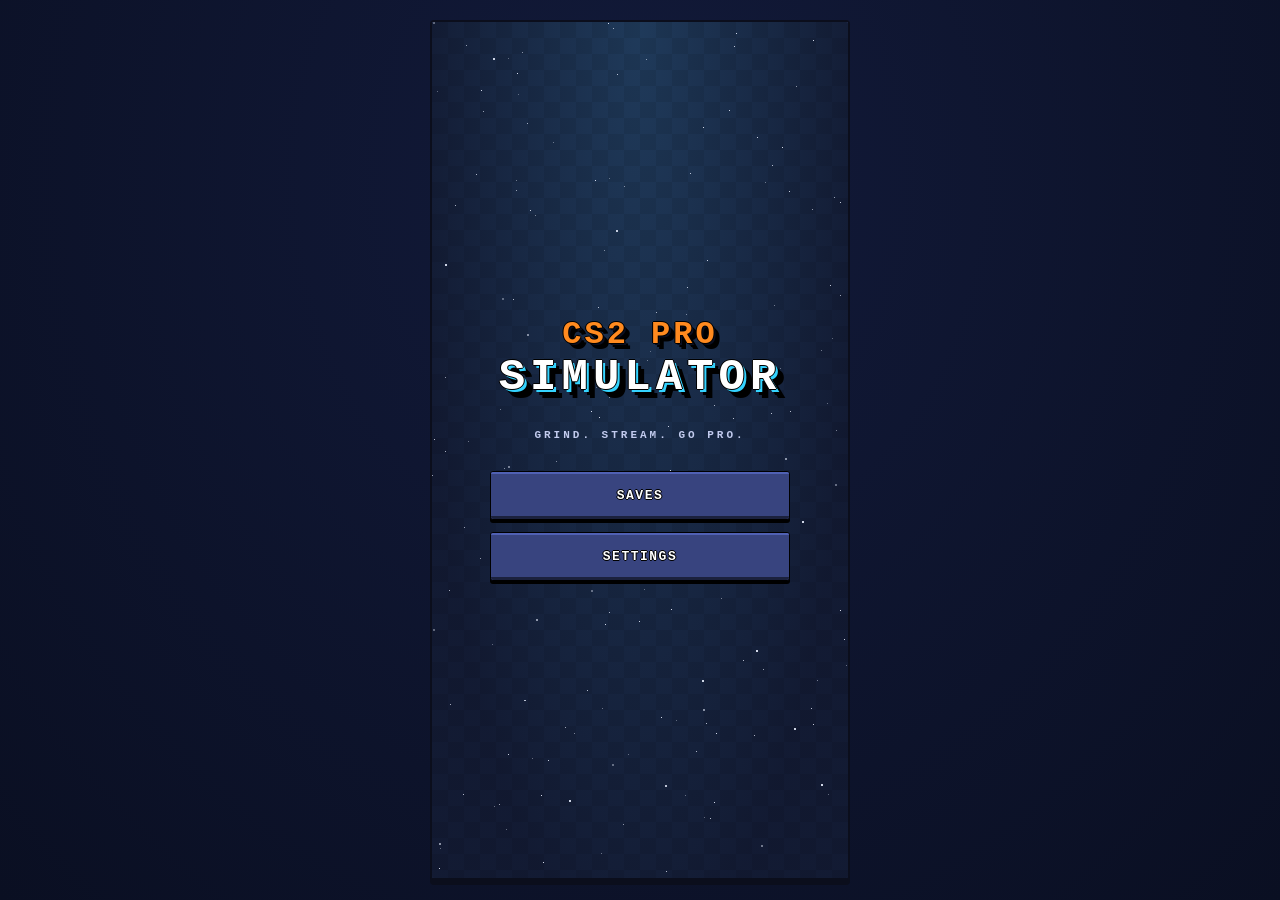
<file: index.html>
<!DOCTYPE html>
<html lang="en">
<head>
<meta charset="utf-8">
<meta name="viewport" content="width=device-width, initial-scale=1, maximum-scale=1, user-scalable=no, viewport-fit=cover">
<meta name="theme-color" content="#070a16">
<!-- Keep this private playtest build out of search results. This meta is the
     part that actually works; robots.txt deliberately ALLOWS crawling so that
     this line can be read and obeyed (see robots.txt for why). Delete both
     when the game should be discoverable. -->
<meta name="robots" content="noindex, nofollow">
<!-- Mobile install (V22b). Added so a playtester can "Add to Home Screen" and
     launch WITHOUT browser chrome: the address bar otherwise eats ~100px off a
     layout that is already tall and narrow, and the game is portrait-only.
     The two apple-* metas are iOS's equivalent of the manifest's `display`
     and `theme_color`; iOS still ignores manifest display modes. -->
<link rel="manifest" href="manifest.json">
<link rel="apple-touch-icon" href="icon.svg">
<meta name="apple-mobile-web-app-capable" content="yes">
<meta name="apple-mobile-web-app-status-bar-style" content="black-translucent">
<meta name="apple-mobile-web-app-title" content="CS2 PRO SIM">
<meta name="mobile-web-app-capable" content="yes">
<title>CS2 PRO SIMULATOR</title>
<link rel="stylesheet" href="css/tokens.css">
<link rel="stylesheet" href="css/style.css">
<link rel="stylesheet" href="css/minigames.css">
<link rel="stylesheet" href="css/title.css">
<link rel="stylesheet" href="css/tutorial.css">
<link rel="stylesheet" href="css/stats.css">
<link rel="stylesheet" href="css/teams.css">
<link rel="stylesheet" href="css/phone.css">
<link rel="stylesheet" href="css/customise.css">
<link rel="stylesheet" href="css/email.css">
</head>
<body>

<div id="device">
  <div id="app">

    <!-- TITLE / FRONT PAGE ----------------------------------------------- -->
    <div id="title-layer"></div>

    <!-- TOP BAR ---------------------------------------------------------- -->
    <header id="topbar"></header>

    <!-- SCREEN STACK ----------------------------------------------------- -->
    <main id="screen-stack">
      <section class="screen is-active" id="screen-hub"></section>
      <section class="screen" id="screen-aim"></section>
      <section class="screen" id="screen-stream"></section>
      <section class="screen" id="screen-cases"></section>
      <section class="screen" id="screen-shop"></section>
      <section class="screen" id="screen-career"></section>
      <section class="screen" id="screen-locations"></section>
      <section class="screen" id="screen-stats"></section>
      <section class="screen" id="screen-teams"></section>
      <section class="screen" id="screen-tournaments"></section>
      <section class="screen" id="screen-social"></section>
      <section class="screen" id="screen-crypto"></section>
      <section class="screen" id="screen-sponsors"></section>
      <section class="screen" id="screen-email"></section>
    </main>

    <!-- BOTTOM NAV ------------------------------------------------------- -->
    <nav id="bottomnav"></nav>

    <!-- OVERLAYS --------------------------------------------------------- -->
    <div id="toast-layer"></div>
    <div id="modal-layer"></div>
    <div id="tutorial-layer"></div>
    <canvas id="fx-layer"></canvas>

  </div>
</div>

<!-- core -->
<script src="js/data.js"></script>
<script src="js/state.js"></script>
<script src="js/ui.js"></script>
<script src="js/audio.js"></script>
<script src="js/iso.js"></script>
<script src="js/router.js"></script>
<script src="js/hub.js"></script>
<script src="js/shop.js"></script>
<script src="js/career.js"></script>
<script src="js/locations.js"></script>
<script src="js/stats.js"></script>
<script src="js/teams.js"></script>
<script src="js/tournaments.js"></script>
<script src="js/social.js"></script>
<script src="js/crypto.js"></script>
<script src="js/sponsors.js"></script>
<script src="js/phone.js"></script>
<script src="js/customise.js"></script>
<script src="js/email.js"></script>
<script src="js/sheep.js"></script>
<!-- minigames -->
<script src="js/aim.js"></script>
<script src="js/stream.js"></script>
<script src="js/cases.js"></script>
<script src="js/matchgames.js"></script>
<script src="js/clutch.js"></script>
<!-- shell -->
<script src="js/title.js"></script>
<script src="js/tutorial.js"></script>
<!-- boot -->
<script src="js/main.js"></script>
</body>
</html>
</file>
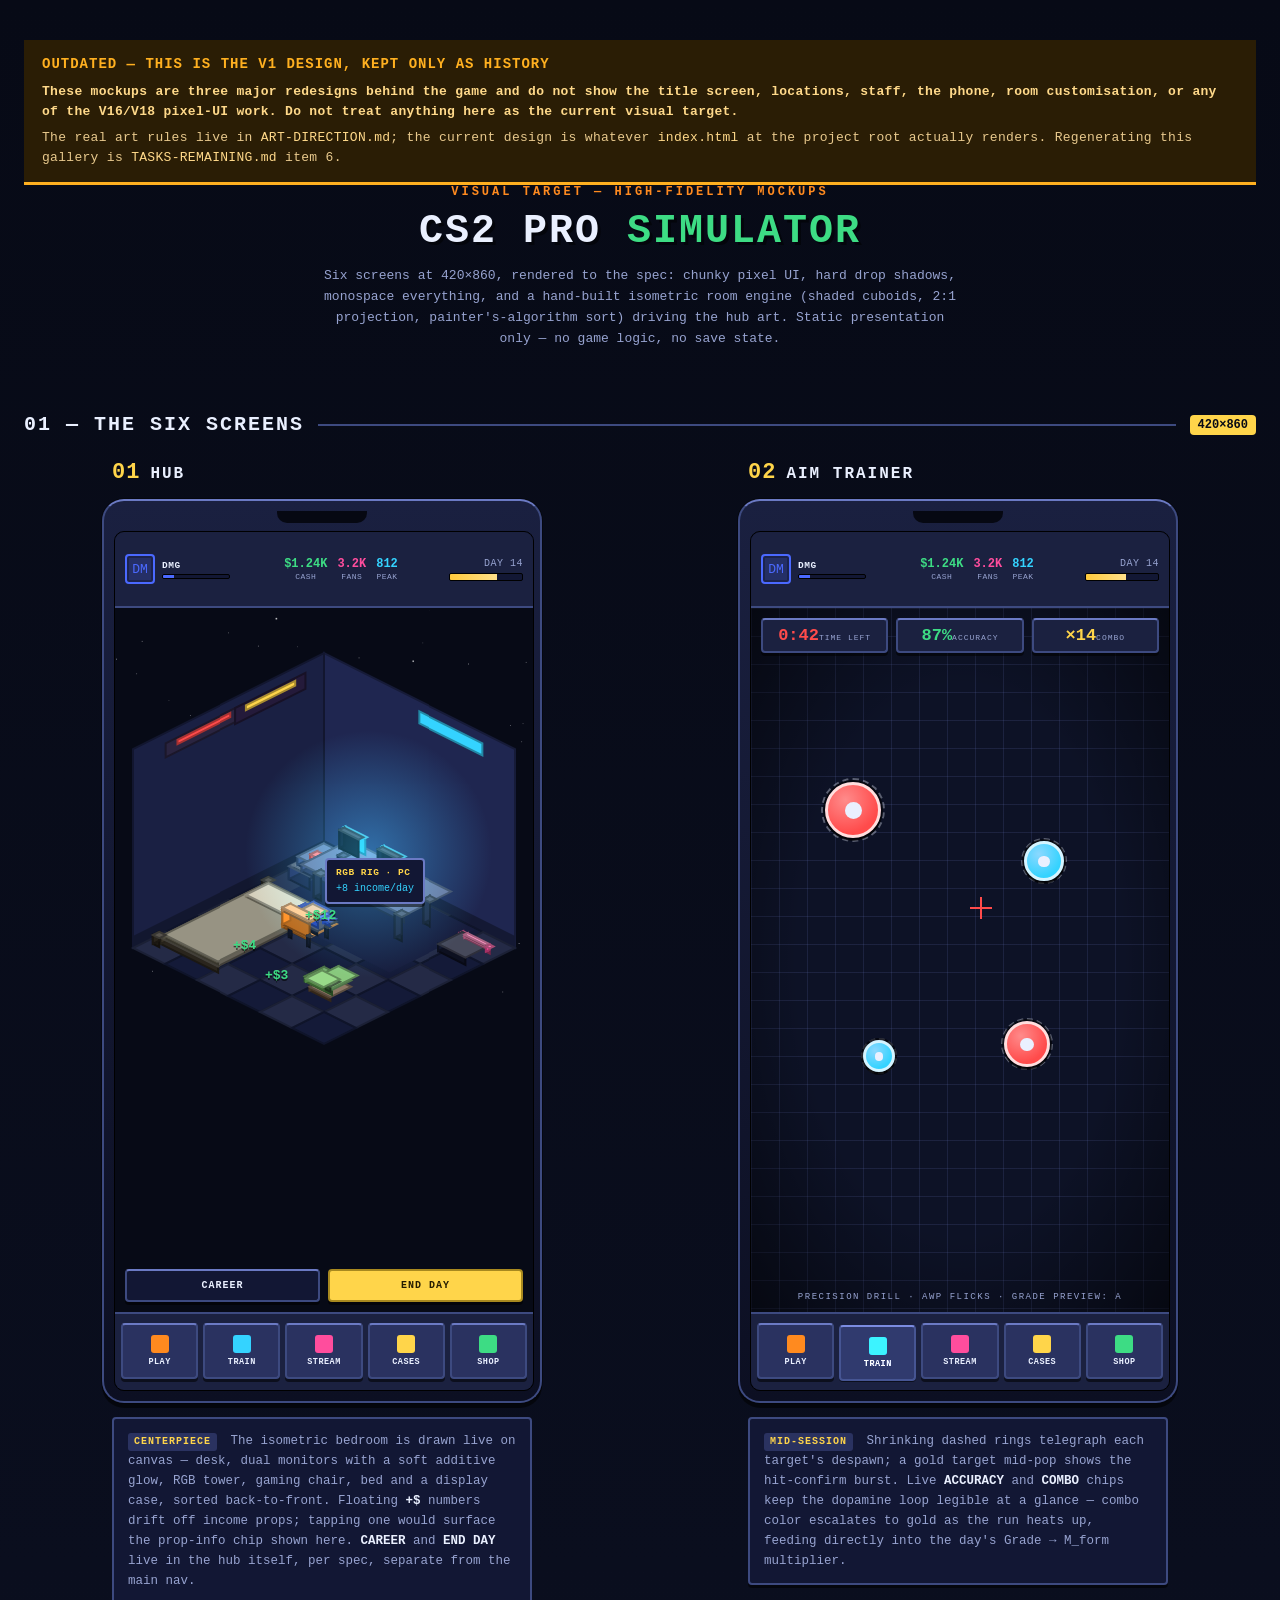
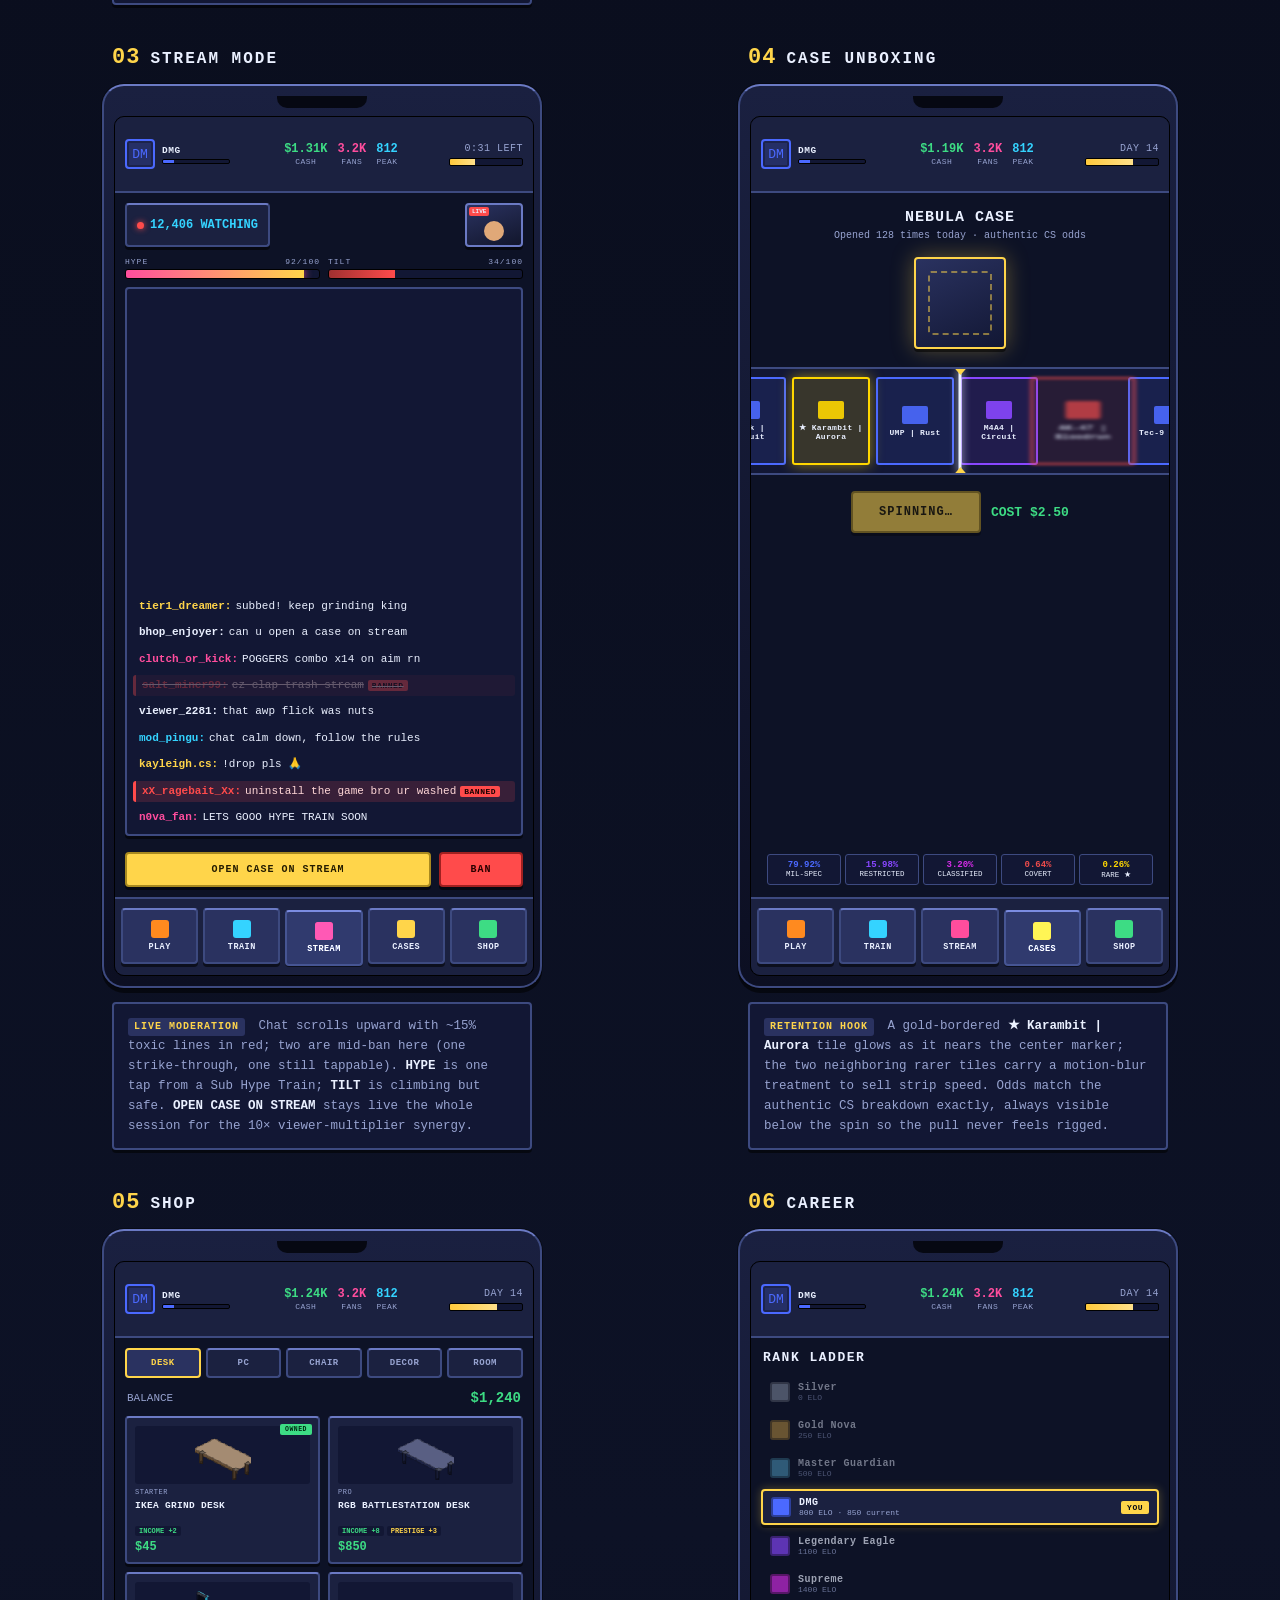
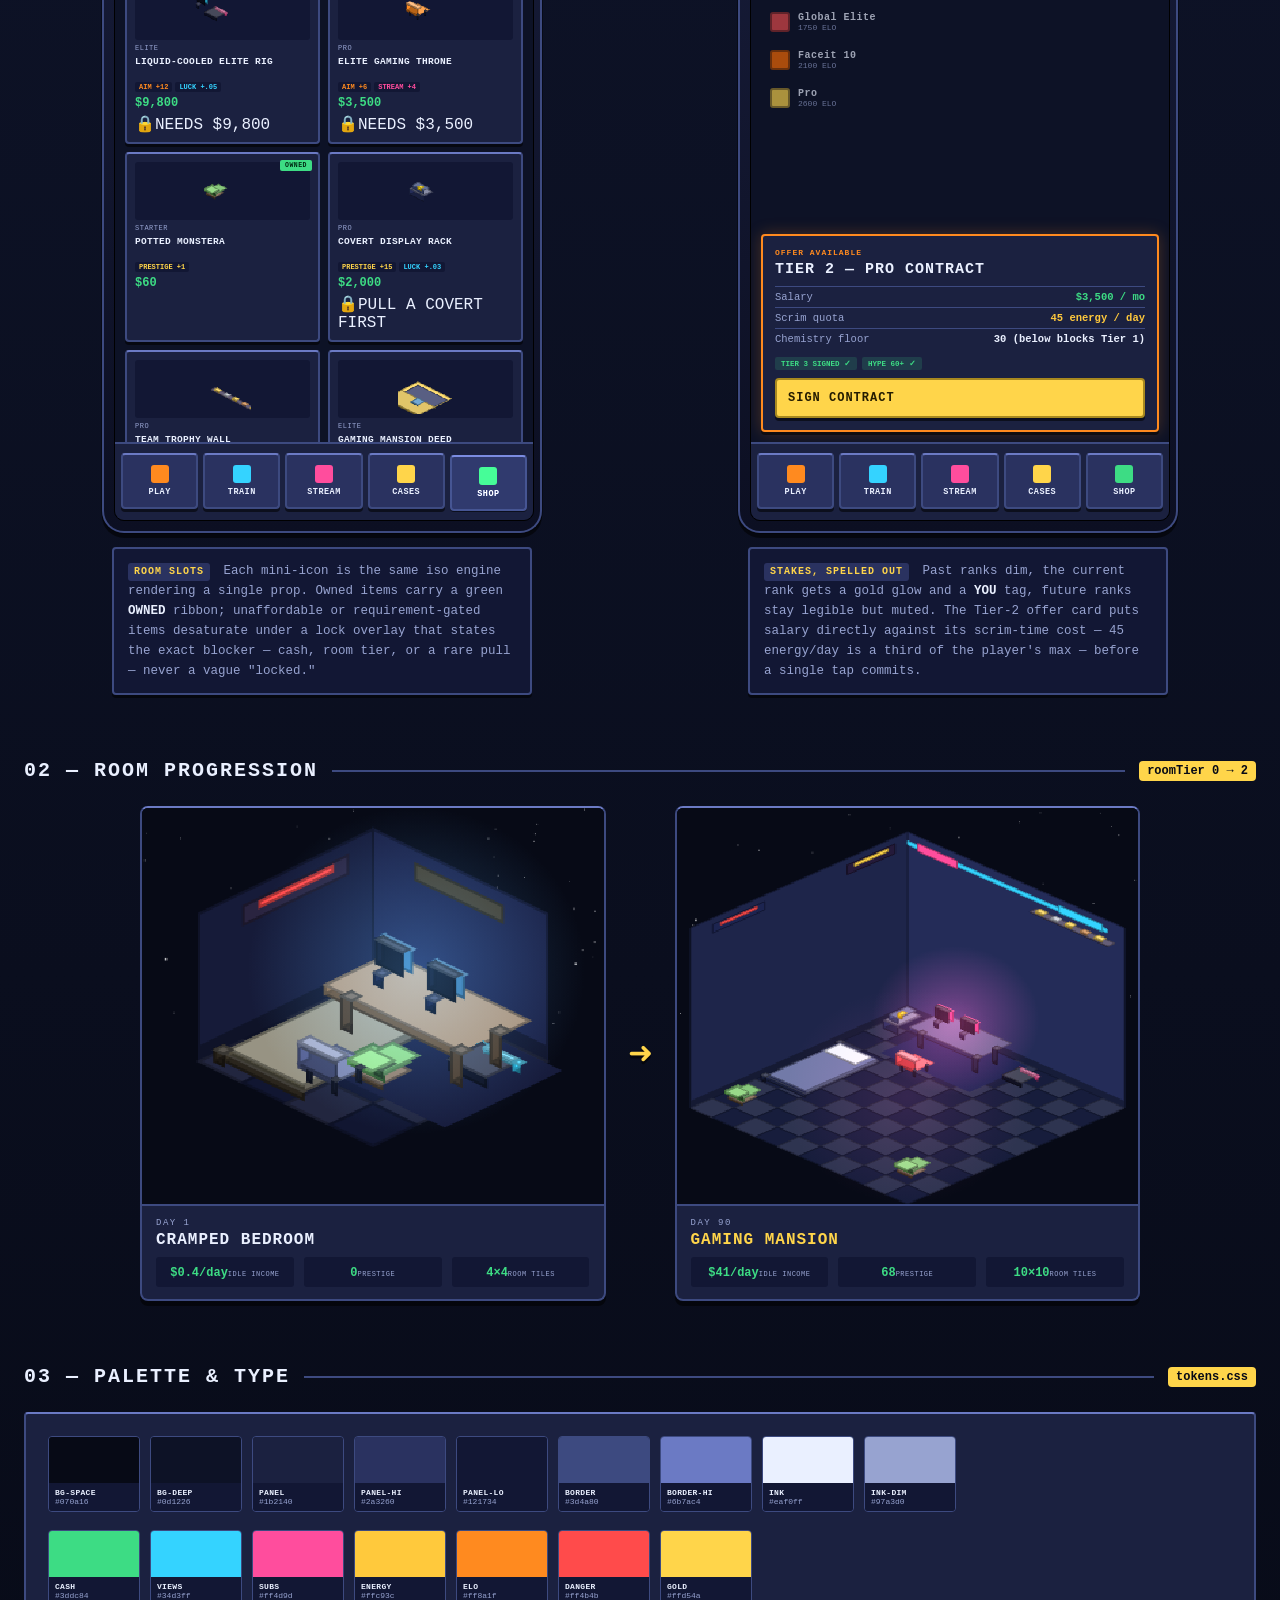
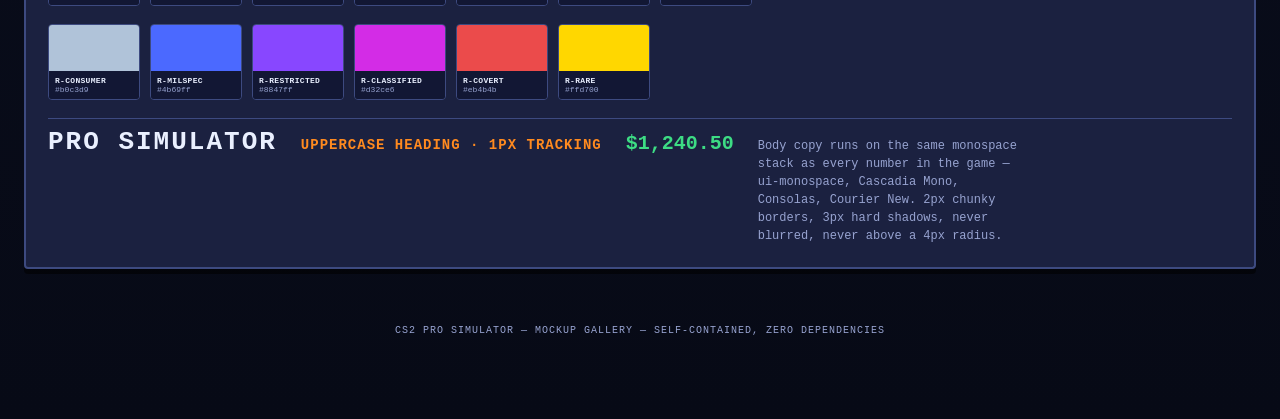
<file: mockups/index.html>
<!doctype html>
<html lang="en">
<head>
<meta charset="utf-8">
<meta name="viewport" content="width=device-width, initial-scale=1">
<title>[OUTDATED V1] CS2 PRO SIMULATOR — Mockup Gallery</title>
<link rel="stylesheet" href="mockups.css">
</head>
<body>

<!-- ========================================================================
     STALE NOTICE (TASKS-REMAINING #6)
     Styles are inline on purpose: this banner must survive even if
     mockups.css is edited or dropped, and it must not add colours to a
     stylesheet. The tokens-only rule covers css/*.css, which this is not.
     ======================================================================== -->
<aside role="note" style="
  margin: 0; padding: 14px 18px;
  background: #2a1d05; color: #ffd98a;
  border-bottom: 3px solid #ffb020;
  font: 700 13px/1.55 ui-monospace, 'SF Mono', Menlo, Consolas, monospace;
  letter-spacing: .3px;">
  <strong style="display:block; font-size:14px; letter-spacing:1px; color:#ffb020; margin-bottom:6px;">
    OUTDATED — THIS IS THE V1 DESIGN, KEPT ONLY AS HISTORY
  </strong>
  These mockups are three major redesigns behind the game and do
  <strong>not</strong> show the title screen, locations, staff, the phone, room
  customisation, or any of the V16/V18 pixel-UI work. Do not treat anything here
  as the current visual target.
  <span style="display:block; margin-top:6px; color:#e8c98d; font-weight:400;">
    The real art rules live in <code style="color:#ffd98a">ART-DIRECTION.md</code>;
    the current design is whatever <code style="color:#ffd98a">index.html</code> at
    the project root actually renders. Regenerating this gallery is
    <code style="color:#ffd98a">TASKS-REMAINING.md</code> item 6.
  </span>
</aside>

<header class="gallery-header">
  <div class="gallery-eyebrow">Visual Target — High-Fidelity Mockups</div>
  <h1 class="gallery-title">CS2 PRO <span class="accent">SIMULATOR</span></h1>
  <p class="gallery-sub">
    Six screens at 420×860, rendered to the spec: chunky pixel UI, hard drop shadows,
    monospace everything, and a hand-built isometric room engine (shaded cuboids,
    2:1 projection, painter's-algorithm sort) driving the hub art. Static presentation only —
    no game logic, no save state.
  </p>
</header>

<!-- ========================================================================
     SIX SCREENS
     ======================================================================== -->
<section class="section-heading"><h2>01 — The Six Screens</h2><div class="rule"></div><span class="num">420×860</span></section>

<div class="mock-grid">

  <!-- ===================== 1. HUB ===================== -->
  <figure class="mock">
    <div class="frame-head"><span class="frame-index">01</span><span class="frame-title">Hub</span></div>
    <div class="phone-frame">
      <div class="phone-notch"></div>
      <div class="phone-screen">
        <div class="topbar">
          <div class="tb-rank">
            <div class="tb-rank-chip" style="background:#4b69ff33;color:#4b69ff;border-color:#4b69ff">DM</div>
            <div class="tb-rank-info">
              <div class="tb-rank-name">DMG</div>
              <div class="tb-elo-bar"><div class="tb-elo-fill" style="width:17%;background:#4b69ff"></div></div>
            </div>
          </div>
          <div class="tb-stats">
            <div class="tb-stat cash"><span class="v">$1.24K</span><span class="l">CASH</span></div>
            <div class="tb-stat subs"><span class="v">3.2K</span><span class="l">FANS</span></div>
            <div class="tb-stat views"><span class="v">812</span><span class="l">PEAK</span></div>
          </div>
          <div class="tb-right">
            <div class="tb-day">DAY 14</div>
            <div class="tb-energy-bar"><div class="tb-energy-fill" style="width:65%"></div></div>
          </div>
        </div>

        <div class="screen-content">
          <canvas class="room-canvas" id="canvas-hub" width="420" height="706"></canvas>

          <div class="float-money" style="left:118px; top:330px; animation-delay:0s;">+$4</div>
          <div class="float-money" style="left:190px; top:300px; animation-delay:.9s;">+$12</div>
          <div class="float-money" style="left:150px; top:360px; animation-delay:1.7s;">+$3</div>

          <div class="hub-prop-tag" style="left:210px; top:250px;">
            <div class="t">RGB Rig · PC</div>
            <div class="s">+8 income/day</div>
          </div>

          <div class="hub-actions">
            <div class="btn ghost">CAREER</div>
            <div class="btn gold">END DAY</div>
          </div>
        </div>

        <div class="bottomnav">
          <div class="nav-btn play"><span class="ic"></span>PLAY</div>
          <div class="nav-btn train"><span class="ic"></span>TRAIN</div>
          <div class="nav-btn stream"><span class="ic"></span>STREAM</div>
          <div class="nav-btn cases"><span class="ic"></span>CASES</div>
          <div class="nav-btn shop"><span class="ic"></span>SHOP</div>
        </div>
      </div>
    </div>
    <p class="frame-caption">
      <span class="tag">Centerpiece</span>
      The isometric bedroom is drawn live on canvas — desk, dual monitors with a soft additive
      glow, RGB tower, gaming chair, bed and a display case, sorted back-to-front. Floating
      <b>+$</b> numbers drift off income props; tapping one would surface the prop-info chip shown
      here. <b>CAREER</b> and <b>END DAY</b> live in the hub itself, per spec, separate from the main nav.
    </p>
  </figure>

  <!-- ===================== 2. AIM TRAINER ===================== -->
  <figure class="mock">
    <div class="frame-head"><span class="frame-index">02</span><span class="frame-title">Aim Trainer</span></div>
    <div class="phone-frame">
      <div class="phone-notch"></div>
      <div class="phone-screen">
        <div class="topbar">
          <div class="tb-rank">
            <div class="tb-rank-chip" style="background:#4b69ff33;color:#4b69ff;border-color:#4b69ff">DM</div>
            <div class="tb-rank-info">
              <div class="tb-rank-name">DMG</div>
              <div class="tb-elo-bar"><div class="tb-elo-fill" style="width:17%;background:#4b69ff"></div></div>
            </div>
          </div>
          <div class="tb-stats">
            <div class="tb-stat cash"><span class="v">$1.24K</span><span class="l">CASH</span></div>
            <div class="tb-stat subs"><span class="v">3.2K</span><span class="l">FANS</span></div>
            <div class="tb-stat views"><span class="v">812</span><span class="l">PEAK</span></div>
          </div>
          <div class="tb-right">
            <div class="tb-day">DAY 14</div>
            <div class="tb-energy-bar"><div class="tb-energy-fill" style="width:55%"></div></div>
          </div>
        </div>

        <div class="screen-content">
          <div class="aim-bg"></div>
          <div class="aim-vignette"></div>

          <div class="aim-hud">
            <div class="aim-chip timer"><span class="v">0:42</span><span class="l">TIME LEFT</span></div>
            <div class="aim-chip acc"><span class="v">87%</span><span class="l">ACCURACY</span></div>
            <div class="aim-chip combo"><span class="v">×14</span><span class="l">COMBO</span></div>
          </div>

          <div class="aim-ring" style="left:70px; top:170px; width:64px; height:64px;"></div>
          <div class="aim-target red" style="left:74px; top:174px; width:56px; height:56px;"></div>

          <div class="aim-ring" style="left:270px; top:230px; width:46px; height:46px;"></div>
          <div class="aim-target blue" style="left:273px; top:233px; width:40px; height:40px;"></div>

          <div class="aim-target gold pop" style="left:170px; top:340px; width:64px; height:64px;"></div>
          <div class="aim-hit-fx" style="left:202px; top:372px;"></div>

          <div class="aim-ring" style="left:110px; top:430px; width:36px; height:36px;"></div>
          <div class="aim-target blue" style="left:112px; top:432px; width:32px; height:32px;"></div>

          <div class="aim-ring" style="left:250px; top:410px; width:52px; height:52px;"></div>
          <div class="aim-target red" style="left:253px; top:413px; width:46px; height:46px;"></div>

          <div class="aim-crosshair" style="left:230px; top:300px;"></div>

          <div class="aim-session-label">Precision Drill · AWP Flicks · Grade preview: A</div>
        </div>

        <div class="bottomnav">
          <div class="nav-btn play"><span class="ic"></span>PLAY</div>
          <div class="nav-btn train active"><span class="ic"></span>TRAIN</div>
          <div class="nav-btn stream"><span class="ic"></span>STREAM</div>
          <div class="nav-btn cases"><span class="ic"></span>CASES</div>
          <div class="nav-btn shop"><span class="ic"></span>SHOP</div>
        </div>
      </div>
    </div>
    <p class="frame-caption">
      <span class="tag">Mid-session</span>
      Shrinking dashed rings telegraph each target's despawn; a gold target mid-pop shows the
      hit-confirm burst. Live <b>ACCURACY</b> and <b>COMBO</b> chips keep the dopamine loop legible at a
      glance — combo color escalates to gold as the run heats up, feeding directly into the
      day's Grade → <code>M_form</code> multiplier.
    </p>
  </figure>

  <!-- ===================== 3. STREAM MODE ===================== -->
  <figure class="mock">
    <div class="frame-head"><span class="frame-index">03</span><span class="frame-title">Stream Mode</span></div>
    <div class="phone-frame">
      <div class="phone-notch"></div>
      <div class="phone-screen">
        <div class="topbar">
          <div class="tb-rank">
            <div class="tb-rank-chip" style="background:#4b69ff33;color:#4b69ff;border-color:#4b69ff">DM</div>
            <div class="tb-rank-info">
              <div class="tb-rank-name">DMG</div>
              <div class="tb-elo-bar"><div class="tb-elo-fill" style="width:17%;background:#4b69ff"></div></div>
            </div>
          </div>
          <div class="tb-stats">
            <div class="tb-stat cash"><span class="v">$1.31K</span><span class="l">CASH</span></div>
            <div class="tb-stat subs"><span class="v">3.2K</span><span class="l">FANS</span></div>
            <div class="tb-stat views"><span class="v">812</span><span class="l">PEAK</span></div>
          </div>
          <div class="tb-right">
            <div class="tb-day">0:31 LEFT</div>
            <div class="tb-energy-bar"><div class="tb-energy-fill" style="width:35%"></div></div>
          </div>
        </div>

        <div class="screen-content">
          <div class="stream-content">
            <div class="stream-topinfo">
              <div class="stream-viewers"><span class="dot"></span>12,406 WATCHING</div>
              <div class="stream-webcam"><span class="live">LIVE</span><span class="face"></span></div>
            </div>

            <div class="stream-meters">
              <div class="meter">
                <div class="l"><span>HYPE</span><span>92/100</span></div>
                <div class="meter-bar hype"><div class="fill" style="width:92%"></div></div>
              </div>
              <div class="meter">
                <div class="l"><span>TILT</span><span>34/100</span></div>
                <div class="meter-bar tilt"><div class="fill" style="width:34%"></div></div>
              </div>
            </div>

            <div class="chat-wrap">
              <div class="chat-line"><span class="u hype">n0va_fan:</span>LETS GOOO HYPE TRAIN SOON</div>
              <div class="chat-line toxic"><span class="u">xX_ragebait_Xx:</span>uninstall the game bro ur washed<span class="tag">BANNED</span></div>
              <div class="chat-line"><span class="u sub">kayleigh.cs:</span>!drop pls 🙏</div>
              <div class="chat-line"><span class="u mod">mod_pingu:</span>chat calm down, follow the rules</div>
              <div class="chat-line"><span class="u">viewer_2281:</span>that awp flick was nuts</div>
              <div class="chat-line toxic banned"><span class="u">salt_miner99:</span>ez clap trash stream<span class="tag">BANNED</span></div>
              <div class="chat-line"><span class="u hype">clutch_or_kick:</span>POGGERS combo x14 on aim rn</div>
              <div class="chat-line"><span class="u">bhop_enjoyer:</span>can u open a case on stream</div>
              <div class="chat-line"><span class="u sub">tier1_dreamer:</span>subbed! keep grinding king</div>
            </div>

            <div class="stream-actions">
              <div class="btn gold">OPEN CASE ON STREAM</div>
              <div class="btn danger" style="flex:0 0 84px;">BAN</div>
            </div>
          </div>
        </div>

        <div class="bottomnav">
          <div class="nav-btn play"><span class="ic"></span>PLAY</div>
          <div class="nav-btn train"><span class="ic"></span>TRAIN</div>
          <div class="nav-btn stream active"><span class="ic"></span>STREAM</div>
          <div class="nav-btn cases"><span class="ic"></span>CASES</div>
          <div class="nav-btn shop"><span class="ic"></span>SHOP</div>
        </div>
      </div>
    </div>
    <p class="frame-caption">
      <span class="tag">Live moderation</span>
      Chat scrolls upward with ~15% toxic lines in red; two are mid-ban here (one strike-through,
      one still tappable). <b>HYPE</b> is one tap from a Sub Hype Train; <b>TILT</b> is climbing but
      safe. <b>OPEN CASE ON STREAM</b> stays live the whole session for the 10× viewer-multiplier synergy.
    </p>
  </figure>

  <!-- ===================== 4. CASE UNBOXING ===================== -->
  <figure class="mock">
    <div class="frame-head"><span class="frame-index">04</span><span class="frame-title">Case Unboxing</span></div>
    <div class="phone-frame">
      <div class="phone-notch"></div>
      <div class="phone-screen">
        <div class="topbar">
          <div class="tb-rank">
            <div class="tb-rank-chip" style="background:#4b69ff33;color:#4b69ff;border-color:#4b69ff">DM</div>
            <div class="tb-rank-info">
              <div class="tb-rank-name">DMG</div>
              <div class="tb-elo-bar"><div class="tb-elo-fill" style="width:17%;background:#4b69ff"></div></div>
            </div>
          </div>
          <div class="tb-stats">
            <div class="tb-stat cash"><span class="v">$1.19K</span><span class="l">CASH</span></div>
            <div class="tb-stat subs"><span class="v">3.2K</span><span class="l">FANS</span></div>
            <div class="tb-stat views"><span class="v">812</span><span class="l">PEAK</span></div>
          </div>
          <div class="tb-right">
            <div class="tb-day">DAY 14</div>
            <div class="tb-energy-bar"><div class="tb-energy-fill" style="width:65%"></div></div>
          </div>
        </div>

        <div class="screen-content">
          <div class="cases-content">
            <div class="case-header">
              <div class="name">Nebula Case</div>
              <div class="sub">Opened 128 times today · authentic CS odds</div>
            </div>
            <div class="case-art"></div>

            <div class="roulette">
              <div class="roulette-marker"></div>
              <div class="roulette-track">
                <div class="r-tile milspec"><div class="icon" style="background:#4b69ff"></div><div class="name">P250 | Sand</div></div>
                <div class="r-tile restricted blur"><div class="icon" style="background:#8847ff"></div><div class="name">MP7 | Neon</div></div>
                <div class="r-tile milspec"><div class="icon" style="background:#4b69ff"></div><div class="name">MAC-10 | Grit</div></div>
                <div class="r-tile classified blur"><div class="icon" style="background:#d32ce6"></div><div class="name">AWP | Riptide</div></div>
                <div class="r-tile milspec"><div class="icon" style="background:#4b69ff"></div><div class="name">Glock | Circuit</div></div>
                <div class="r-tile rare"><div class="icon" style="background:#ffd700"></div><div class="name">★ Karambit | Aurora</div></div>
                <div class="r-tile milspec"><div class="icon" style="background:#4b69ff"></div><div class="name">UMP | Rust</div></div>
                <div class="r-tile restricted"><div class="icon" style="background:#8847ff"></div><div class="name">M4A4 | Circuit</div></div>
                <div class="r-tile covert blur"><div class="icon" style="background:#eb4b4b"></div><div class="name">AK-47 | Bloodrun</div></div>
                <div class="r-tile milspec"><div class="icon" style="background:#4b69ff"></div><div class="name">Tec-9 | Ash</div></div>
                <div class="r-tile milspec"><div class="icon" style="background:#4b69ff"></div><div class="name">P250 | Sand</div></div>
                <div class="r-tile restricted blur"><div class="icon" style="background:#8847ff"></div><div class="name">MP7 | Neon</div></div>
                <div class="r-tile milspec"><div class="icon" style="background:#4b69ff"></div><div class="name">MAC-10 | Grit</div></div>
                <div class="r-tile classified blur"><div class="icon" style="background:#d32ce6"></div><div class="name">AWP | Riptide</div></div>
                <div class="r-tile milspec"><div class="icon" style="background:#4b69ff"></div><div class="name">Glock | Circuit</div></div>
                <div class="r-tile rare"><div class="icon" style="background:#ffd700"></div><div class="name">★ Karambit | Aurora</div></div>
                <div class="r-tile milspec"><div class="icon" style="background:#4b69ff"></div><div class="name">UMP | Rust</div></div>
                <div class="r-tile restricted"><div class="icon" style="background:#8847ff"></div><div class="name">M4A4 | Circuit</div></div>
                <div class="r-tile covert blur"><div class="icon" style="background:#eb4b4b"></div><div class="name">AK-47 | Bloodrun</div></div>
                <div class="r-tile milspec"><div class="icon" style="background:#4b69ff"></div><div class="name">Tec-9 | Ash</div></div>
              </div>
            </div>

            <div class="case-cta">
              <div class="btn gold" style="opacity:.55;">SPINNING…</div>
              <div class="case-price">COST $2.50</div>
            </div>

            <div class="case-odds">
              <div class="o milspec"><span class="p">79.92%</span>MIL-SPEC</div>
              <div class="o restricted"><span class="p">15.98%</span>RESTRICTED</div>
              <div class="o classified"><span class="p">3.20%</span>CLASSIFIED</div>
              <div class="o covert"><span class="p">0.64%</span>COVERT</div>
              <div class="o rare"><span class="p">0.26%</span>RARE ★</div>
            </div>
          </div>
        </div>

        <div class="bottomnav">
          <div class="nav-btn play"><span class="ic"></span>PLAY</div>
          <div class="nav-btn train"><span class="ic"></span>TRAIN</div>
          <div class="nav-btn stream"><span class="ic"></span>STREAM</div>
          <div class="nav-btn cases active"><span class="ic"></span>CASES</div>
          <div class="nav-btn shop"><span class="ic"></span>SHOP</div>
        </div>
      </div>
    </div>
    <p class="frame-caption">
      <span class="tag">Retention hook</span>
      A gold-bordered <b>★ Karambit | Aurora</b> tile glows as it nears the center marker; the two
      neighboring rarer tiles carry a motion-blur treatment to sell strip speed. Odds match the
      authentic CS breakdown exactly, always visible below the spin so the pull never feels rigged.
    </p>
  </figure>

  <!-- ===================== 5. SHOP ===================== -->
  <figure class="mock">
    <div class="frame-head"><span class="frame-index">05</span><span class="frame-title">Shop</span></div>
    <div class="phone-frame">
      <div class="phone-notch"></div>
      <div class="phone-screen">
        <div class="topbar">
          <div class="tb-rank">
            <div class="tb-rank-chip" style="background:#4b69ff33;color:#4b69ff;border-color:#4b69ff">DM</div>
            <div class="tb-rank-info">
              <div class="tb-rank-name">DMG</div>
              <div class="tb-elo-bar"><div class="tb-elo-fill" style="width:17%;background:#4b69ff"></div></div>
            </div>
          </div>
          <div class="tb-stats">
            <div class="tb-stat cash"><span class="v">$1.24K</span><span class="l">CASH</span></div>
            <div class="tb-stat subs"><span class="v">3.2K</span><span class="l">FANS</span></div>
            <div class="tb-stat views"><span class="v">812</span><span class="l">PEAK</span></div>
          </div>
          <div class="tb-right">
            <div class="tb-day">DAY 14</div>
            <div class="tb-energy-bar"><div class="tb-energy-fill" style="width:65%"></div></div>
          </div>
        </div>

        <div class="screen-content">
          <div class="shop-content">
            <div class="shop-tabs">
              <div class="shop-tab active">DESK</div>
              <div class="shop-tab">PC</div>
              <div class="shop-tab">CHAIR</div>
              <div class="shop-tab">DECOR</div>
              <div class="shop-tab">ROOM</div>
            </div>
            <div class="shop-cash-row"><span>BALANCE</span><span class="v">$1,240</span></div>

            <div class="shop-grid">

              <div class="shop-card owned">
                <div class="icon-wrap"><canvas id="icon-desk0" width="72" height="64"></canvas></div>
                <div class="band">Starter</div>
                <div class="name">IKEA Grind Desk</div>
                <div class="stats"><span class="stat-chip income">INCOME +2</span></div>
                <div class="price">$45</div>
              </div>

              <div class="shop-card">
                <div class="icon-wrap"><canvas id="icon-desk" width="72" height="64"></canvas></div>
                <div class="band">Pro</div>
                <div class="name">RGB Battlestation Desk</div>
                <div class="stats"><span class="stat-chip income">INCOME +8</span><span class="stat-chip prestige">PRESTIGE +3</span></div>
                <div class="price">$850</div>
              </div>

              <div class="shop-card">
                <div class="icon-wrap"><canvas id="icon-pc" width="72" height="64"></canvas></div>
                <div class="band">Elite</div>
                <div class="name">Liquid-Cooled Elite Rig</div>
                <div class="stats"><span class="stat-chip aim">AIM +12</span><span class="stat-chip luck">LUCK +.05</span></div>
                <div class="price">$9,800</div>
                <div class="lock-overlay"><span class="lock-icon">🔒</span>NEEDS $9,800</div>
              </div>

              <div class="shop-card">
                <div class="icon-wrap"><canvas id="icon-chair" width="72" height="64"></canvas></div>
                <div class="band">Pro</div>
                <div class="name">Elite Gaming Throne</div>
                <div class="stats"><span class="stat-chip aim">AIM +6</span><span class="stat-chip stream">STREAM +4</span></div>
                <div class="price">$3,500</div>
                <div class="lock-overlay"><span class="lock-icon">🔒</span>NEEDS $3,500</div>
              </div>

              <div class="shop-card owned">
                <div class="icon-wrap"><canvas id="icon-plant" width="72" height="64"></canvas></div>
                <div class="band">Starter</div>
                <div class="name">Potted Monstera</div>
                <div class="stats"><span class="stat-chip prestige">PRESTIGE +1</span></div>
                <div class="price">$60</div>
              </div>

              <div class="shop-card">
                <div class="icon-wrap"><canvas id="icon-case" width="72" height="64"></canvas></div>
                <div class="band">Pro</div>
                <div class="name">Covert Display Rack</div>
                <div class="stats"><span class="stat-chip prestige">PRESTIGE +15</span><span class="stat-chip luck">LUCK +.03</span></div>
                <div class="price">$2,000</div>
                <div class="lock-overlay"><span class="lock-icon">🔒</span>PULL A COVERT FIRST</div>
              </div>

              <div class="shop-card">
                <div class="icon-wrap"><canvas id="icon-room" width="72" height="64"></canvas></div>
                <div class="band">Pro</div>
                <div class="name">Team Trophy Wall</div>
                <div class="stats"><span class="stat-chip prestige">PRESTIGE +10</span></div>
                <div class="price">$1,200</div>
                <div class="lock-overlay"><span class="lock-icon">🔒</span>NEEDS ROOM TIER 2</div>
              </div>

              <div class="shop-card">
                <div class="icon-wrap"><canvas id="icon-house" width="72" height="64"></canvas></div>
                <div class="band">Elite</div>
                <div class="name">Gaming Mansion Deed</div>
                <div class="stats"><span class="stat-chip income">INCOME +25</span><span class="stat-chip prestige">PRESTIGE +40</span></div>
                <div class="price">$50,000</div>
                <div class="lock-overlay"><span class="lock-icon">🔒</span>LONG-TERM GOAL</div>
              </div>

            </div>
          </div>
        </div>

        <div class="bottomnav">
          <div class="nav-btn play"><span class="ic"></span>PLAY</div>
          <div class="nav-btn train"><span class="ic"></span>TRAIN</div>
          <div class="nav-btn stream"><span class="ic"></span>STREAM</div>
          <div class="nav-btn cases"><span class="ic"></span>CASES</div>
          <div class="nav-btn shop active"><span class="ic"></span>SHOP</div>
        </div>
      </div>
    </div>
    <p class="frame-caption">
      <span class="tag">Room slots</span>
      Each mini-icon is the same iso engine rendering a single prop. Owned items carry a green
      <b>OWNED</b> ribbon; unaffordable or requirement-gated items desaturate under a lock overlay
      that states the exact blocker — cash, room tier, or a rare pull — never a vague "locked."
    </p>
  </figure>

  <!-- ===================== 6. CAREER ===================== -->
  <figure class="mock">
    <div class="frame-head"><span class="frame-index">06</span><span class="frame-title">Career</span></div>
    <div class="phone-frame">
      <div class="phone-notch"></div>
      <div class="phone-screen">
        <div class="topbar">
          <div class="tb-rank">
            <div class="tb-rank-chip" style="background:#4b69ff33;color:#4b69ff;border-color:#4b69ff">DM</div>
            <div class="tb-rank-info">
              <div class="tb-rank-name">DMG</div>
              <div class="tb-elo-bar"><div class="tb-elo-fill" style="width:17%;background:#4b69ff"></div></div>
            </div>
          </div>
          <div class="tb-stats">
            <div class="tb-stat cash"><span class="v">$1.24K</span><span class="l">CASH</span></div>
            <div class="tb-stat subs"><span class="v">3.2K</span><span class="l">FANS</span></div>
            <div class="tb-stat views"><span class="v">812</span><span class="l">PEAK</span></div>
          </div>
          <div class="tb-right">
            <div class="tb-day">DAY 14</div>
            <div class="tb-energy-bar"><div class="tb-energy-fill" style="width:65%"></div></div>
          </div>
        </div>

        <div class="screen-content">
          <div class="career-content">
            <div class="career-header"><h3>Rank Ladder</h3></div>

            <div class="rank-ladder">
              <div class="rank-row past"><span class="chip" style="background:#9aa4b8"></span><div class="info"><span class="name">Silver</span><span class="thresh">0 ELO</span></div></div>
              <div class="rank-row past"><span class="chip" style="background:#d9a441"></span><div class="info"><span class="name">Gold Nova</span><span class="thresh">250 ELO</span></div></div>
              <div class="rank-row past"><span class="chip" style="background:#59b3d9"></span><div class="info"><span class="name">Master Guardian</span><span class="thresh">500 ELO</span></div></div>
              <div class="rank-row current"><span class="chip" style="background:#4b69ff"></span><div class="info"><span class="name">DMG</span><span class="thresh">800 ELO · 850 current</span></div><span class="you">YOU</span></div>
              <div class="rank-row future"><span class="chip" style="background:#8847ff"></span><div class="info"><span class="name">Legendary Eagle</span><span class="thresh">1100 ELO</span></div></div>
              <div class="rank-row future"><span class="chip" style="background:#d32ce6"></span><div class="info"><span class="name">Supreme</span><span class="thresh">1400 ELO</span></div></div>
              <div class="rank-row future"><span class="chip" style="background:#eb4b4b"></span><div class="info"><span class="name">Global Elite</span><span class="thresh">1750 ELO</span></div></div>
              <div class="rank-row future"><span class="chip" style="background:#ff6b00"></span><div class="info"><span class="name">Faceit 10</span><span class="thresh">2100 ELO</span></div></div>
              <div class="rank-row future"><span class="chip" style="background:#ffd54a"></span><div class="info"><span class="name">Pro</span><span class="thresh">2600 ELO</span></div></div>
            </div>

            <div class="contract-card">
              <div class="badge">Offer Available</div>
              <h4>Tier 2 — Pro Contract</h4>
              <div class="contract-row"><span class="l">Salary</span><span class="v cash">$3,500 / mo</span></div>
              <div class="contract-row"><span class="l">Scrim quota</span><span class="v energy">45 energy / day</span></div>
              <div class="contract-row"><span class="l">Chemistry floor</span><span class="v">30 (below blocks Tier 1)</span></div>
              <div class="contract-reqs">
                <span class="req-chip">TIER 3 SIGNED ✓</span>
                <span class="req-chip">HYPE 60+ ✓</span>
              </div>
              <div class="btn gold sign-btn">SIGN CONTRACT</div>
            </div>
          </div>
        </div>

        <div class="bottomnav">
          <div class="nav-btn play"><span class="ic"></span>PLAY</div>
          <div class="nav-btn train"><span class="ic"></span>TRAIN</div>
          <div class="nav-btn stream"><span class="ic"></span>STREAM</div>
          <div class="nav-btn cases"><span class="ic"></span>CASES</div>
          <div class="nav-btn shop"><span class="ic"></span>SHOP</div>
        </div>
      </div>
    </div>
    <p class="frame-caption">
      <span class="tag">Stakes, spelled out</span>
      Past ranks dim, the current rank gets a gold glow and a <b>YOU</b> tag, future ranks stay
      legible but muted. The Tier-2 offer card puts salary directly against its scrim-time cost —
      45 energy/day is a third of the player's max — before a single tap commits.
    </p>
  </figure>

</div>

<!-- ========================================================================
     BEFORE / AFTER
     ======================================================================== -->
<section class="section-heading"><h2>02 — Room Progression</h2><div class="rule"></div><span class="num">roomTier 0 → 2</span></section>

<div class="ba-wrap">
  <div class="ba-card">
    <div class="cv-wrap"><canvas id="canvas-before" width="340" height="300"></canvas></div>
    <div class="label">
      <div class="day">Day 1</div>
      <div class="title">Cramped Bedroom</div>
      <div class="ba-stats">
        <div class="st"><span class="v">$0.4/day</span><span class="l">Idle income</span></div>
        <div class="st"><span class="v">0</span><span class="l">Prestige</span></div>
        <div class="st"><span class="v">4×4</span><span class="l">Room tiles</span></div>
      </div>
    </div>
  </div>

  <div class="ba-arrow">➜</div>

  <div class="ba-card">
    <div class="cv-wrap"><canvas id="canvas-after" width="340" height="330"></canvas></div>
    <div class="label">
      <div class="day">Day 90</div>
      <div class="title gold">Gaming Mansion</div>
      <div class="ba-stats">
        <div class="st"><span class="v">$41/day</span><span class="l">Idle income</span></div>
        <div class="st"><span class="v">68</span><span class="l">Prestige</span></div>
        <div class="st"><span class="v">10×10</span><span class="l">Room tiles</span></div>
      </div>
    </div>
  </div>
</div>

<!-- ========================================================================
     PALETTE / TYPE
     ======================================================================== -->
<section class="section-heading"><h2>03 — Palette &amp; Type</h2><div class="rule"></div><span class="num">tokens.css</span></section>

<div class="swatch-panel">
  <div class="swatch-row">
    <div class="swatch"><div class="fill" style="background:#070a16"></div><div class="meta"><div class="name">bg-space</div><div class="hex">#070a16</div></div></div>
    <div class="swatch"><div class="fill" style="background:#0d1226"></div><div class="meta"><div class="name">bg-deep</div><div class="hex">#0d1226</div></div></div>
    <div class="swatch"><div class="fill" style="background:#1b2140"></div><div class="meta"><div class="name">panel</div><div class="hex">#1b2140</div></div></div>
    <div class="swatch"><div class="fill" style="background:#2a3260"></div><div class="meta"><div class="name">panel-hi</div><div class="hex">#2a3260</div></div></div>
    <div class="swatch"><div class="fill" style="background:#121734"></div><div class="meta"><div class="name">panel-lo</div><div class="hex">#121734</div></div></div>
    <div class="swatch"><div class="fill" style="background:#3d4a80"></div><div class="meta"><div class="name">border</div><div class="hex">#3d4a80</div></div></div>
    <div class="swatch"><div class="fill" style="background:#6b7ac4"></div><div class="meta"><div class="name">border-hi</div><div class="hex">#6b7ac4</div></div></div>
    <div class="swatch"><div class="fill" style="background:#eaf0ff"></div><div class="meta"><div class="name">ink</div><div class="hex">#eaf0ff</div></div></div>
    <div class="swatch"><div class="fill" style="background:#97a3d0"></div><div class="meta"><div class="name">ink-dim</div><div class="hex">#97a3d0</div></div></div>
  </div>

  <div class="swatch-row">
    <div class="swatch"><div class="fill" style="background:#3ddc84"></div><div class="meta"><div class="name">cash</div><div class="hex">#3ddc84</div></div></div>
    <div class="swatch"><div class="fill" style="background:#34d3ff"></div><div class="meta"><div class="name">views</div><div class="hex">#34d3ff</div></div></div>
    <div class="swatch"><div class="fill" style="background:#ff4d9d"></div><div class="meta"><div class="name">subs</div><div class="hex">#ff4d9d</div></div></div>
    <div class="swatch"><div class="fill" style="background:#ffc93c"></div><div class="meta"><div class="name">energy</div><div class="hex">#ffc93c</div></div></div>
    <div class="swatch"><div class="fill" style="background:#ff8a1f"></div><div class="meta"><div class="name">elo</div><div class="hex">#ff8a1f</div></div></div>
    <div class="swatch"><div class="fill" style="background:#ff4b4b"></div><div class="meta"><div class="name">danger</div><div class="hex">#ff4b4b</div></div></div>
    <div class="swatch"><div class="fill" style="background:#ffd54a"></div><div class="meta"><div class="name">gold</div><div class="hex">#ffd54a</div></div></div>
  </div>

  <div class="swatch-row">
    <div class="swatch"><div class="fill" style="background:#b0c3d9"></div><div class="meta"><div class="name">r-consumer</div><div class="hex">#b0c3d9</div></div></div>
    <div class="swatch"><div class="fill" style="background:#4b69ff"></div><div class="meta"><div class="name">r-milspec</div><div class="hex">#4b69ff</div></div></div>
    <div class="swatch"><div class="fill" style="background:#8847ff"></div><div class="meta"><div class="name">r-restricted</div><div class="hex">#8847ff</div></div></div>
    <div class="swatch"><div class="fill" style="background:#d32ce6"></div><div class="meta"><div class="name">r-classified</div><div class="hex">#d32ce6</div></div></div>
    <div class="swatch"><div class="fill" style="background:#eb4b4b"></div><div class="meta"><div class="name">r-covert</div><div class="hex">#eb4b4b</div></div></div>
    <div class="swatch"><div class="fill" style="background:#ffd700"></div><div class="meta"><div class="name">r-rare</div><div class="hex">#ffd700</div></div></div>
  </div>

  <div class="type-sample">
    <div class="lg">Pro Simulator</div>
    <div class="md">Uppercase Heading · 1px Tracking</div>
    <div class="num">$1,240.50</div>
    <div class="body">Body copy runs on the same monospace stack as every number in the game —
      ui-monospace, Cascadia Mono, Consolas, Courier New. 2px chunky borders, 3px hard
      shadows, never blurred, never above a 4px radius.</div>
  </div>
</div>

<footer class="gallery-footer">CS2 Pro Simulator — Mockup Gallery — self-contained, zero dependencies</footer>

<script src="mockups.js"></script>
</body>
</html>
</file>
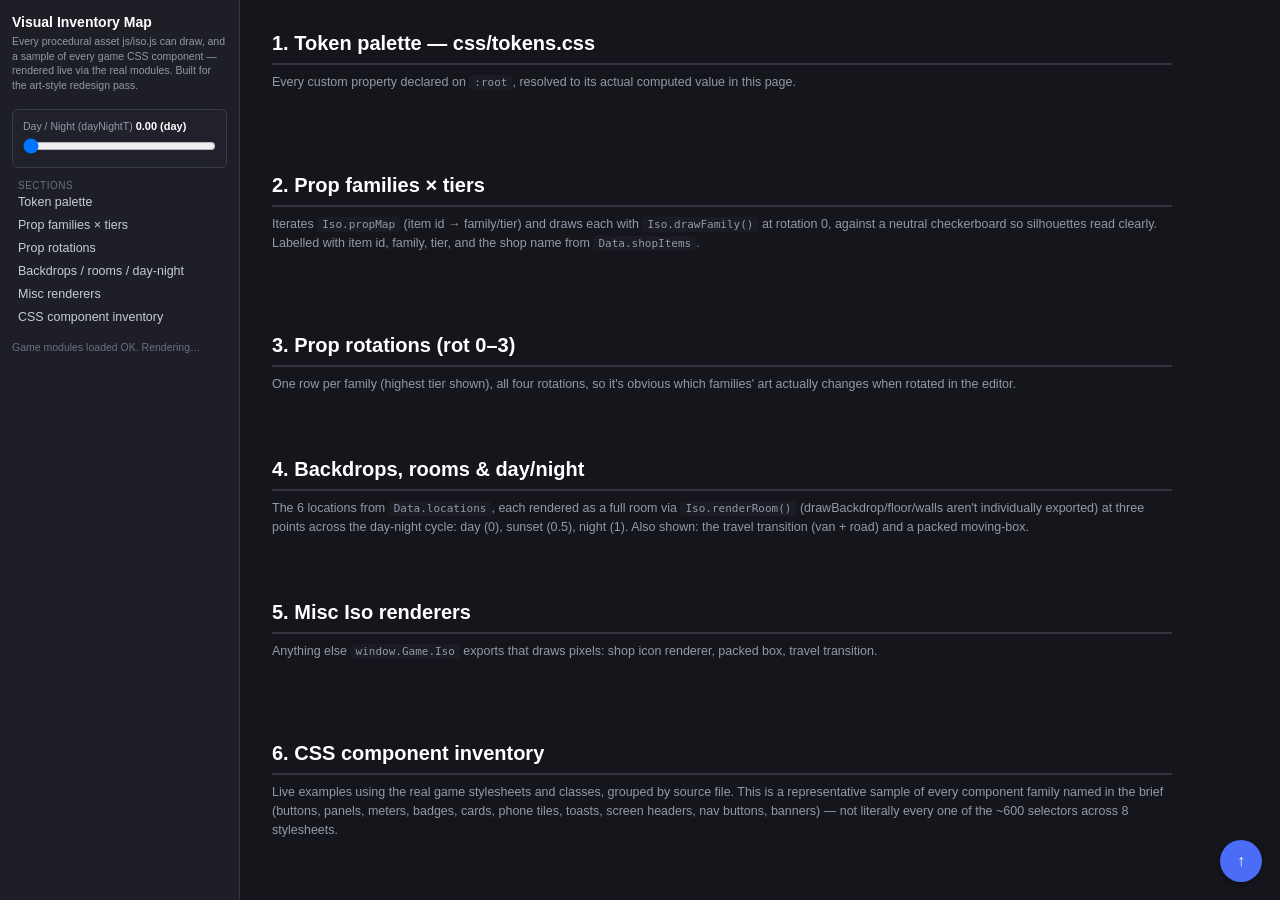
<file: visual-map.html>
<!DOCTYPE html>
<html lang="en">
<head>
<meta charset="utf-8">
<title>CS2 PRO SIMULATOR — Visual Inventory Map</title>
<!-- ============================================================
     THE GAME'S OWN STYLESHEETS — loaded for real so components in
     the CSS INVENTORY section render pixel-identical to in-game.
     ============================================================ -->
<link rel="stylesheet" href="css/tokens.css">
<link rel="stylesheet" href="css/style.css">
<link rel="stylesheet" href="css/minigames.css">
<link rel="stylesheet" href="css/title.css">
<link rel="stylesheet" href="css/tutorial.css">
<link rel="stylesheet" href="css/stats.css">
<link rel="stylesheet" href="css/teams.css">
<link rel="stylesheet" href="css/phone.css">
<style>
  /* ============================================================
     GALLERY CHROME ONLY — this dev tool is not bound by the game's
     tokens-only rule (see brief). Literal colours below are fine.
     Anything with class "game-*" or inside .game-sample uses the
     REAL game classes/tokens above, untouched.
     ============================================================ */
  html, body { background: #15161c; color: #e8e8ef; font-family: -apple-system, Segoe UI, Arial, sans-serif; margin: 0; padding: 0; }
  * { box-sizing: border-box; }
  a { color: #7db4ff; }
  #gallery-shell { display: flex; min-height: 100vh; }

  /* --- sticky TOC ------------------------------------------------ */
  #toc {
    position: sticky; top: 0; align-self: flex-start; height: 100vh; overflow-y: auto;
    width: 240px; flex: 0 0 240px; background: #1d1e26; border-right: 1px solid #33343f;
    padding: 14px 12px; font-size: 12.5px; z-index: 50;
  }
  #toc h1 { font-size: 14px; margin: 0 0 4px; color: #fff; }
  #toc .sub { color: #9498a8; font-size: 10.5px; margin-bottom: 14px; line-height: 1.4; }
  #toc nav a { display: block; padding: 4px 6px; border-radius: 4px; color: #c8cbdb; text-decoration: none; margin-bottom: 1px; }
  #toc nav a:hover { background: #2a2c38; color: #fff; }
  #toc nav a.sub-link { padding-left: 16px; font-size: 11.5px; color: #8f93a8; }
  #toc .toc-group-label { margin-top: 12px; font-size: 10px; text-transform: uppercase; letter-spacing: .5px; color: #6b6f82; padding: 0 6px; }
  #daynight-toggle { margin-top: 16px; padding: 10px; background: #26283350; border: 1px solid #3a3c4a; border-radius: 6px; }
  #daynight-toggle label { display: block; font-size: 10.5px; color: #9498a8; margin-bottom: 6px; }
  #daynight-toggle input[type=range] { width: 100%; }
  #daynight-toggle .val { font-size: 11px; color: #fff; font-weight: 600; }
  #status-line { margin-top: 12px; font-size: 10.5px; color: #6b6f82; line-height: 1.5; }

  /* --- main content ------------------------------------------------ */
  #main { flex: 1 1 auto; padding: 24px 32px 120px; max-width: 1600px; }
  section.gsec { margin-bottom: 56px; padding-top: 8px; }
  section.gsec > h2 { font-size: 20px; margin: 0 0 4px; color: #fff; border-bottom: 2px solid #33343f; padding-bottom: 8px; }
  section.gsec > p.desc { color: #9498a8; font-size: 12.5px; margin: 8px 0 18px; max-width: 900px; line-height: 1.5; }
  h3.subhead { font-size: 14px; color: #cfd2e0; margin: 28px 0 10px; text-transform: uppercase; letter-spacing: .4px; border-left: 3px solid #4a6cf7; padding-left: 8px; }

  .grid { display: flex; flex-wrap: wrap; gap: 10px; }

  /* --- generic labelled tile -------------------------------------- */
  .tile { background: #1d1e26; border: 1px solid #33343f; border-radius: 6px; padding: 8px; width: 168px; }
  .tile canvas { display: block; background: #808080; border-radius: 3px; image-rendering: pixelated; }
  .tile .cap { font-size: 10px; color: #c8cbdb; margin-top: 6px; line-height: 1.35; word-break: break-word; }
  .tile .cap b { color: #fff; }
  .tile .cap .dim { color: #6b6f82; }
  .tile.wide { width: 260px; }
  .tile.wider { width: 340px; }
  .tile.fail { border-color: #7a3030; background: #2a1c1c; }
  .tile.fail .cap { color: #ff9a9a; }

  .swatch { width: 168px; background: #1d1e26; border: 1px solid #33343f; border-radius: 6px; overflow: hidden; }
  .swatch .chip { height: 54px; }
  .swatch .cap { padding: 6px 8px; font-size: 10.5px; }
  .swatch .cap .name { color: #fff; font-family: monospace; display: block; }
  .swatch .cap .val { color: #9498a8; font-family: monospace; font-size: 9.5px; }

  .game-sample { background: #070a16; border: 1px solid #33343f; border-radius: 6px; padding: 16px; display: inline-block; vertical-align: top; }
  .sample-row { display: flex; flex-wrap: wrap; gap: 14px; align-items: flex-start; margin-bottom: 14px; }
  .sample-label { font-size: 10px; color: #6b6f82; margin-bottom: 6px; text-transform: uppercase; letter-spacing: .4px; }

  code.inline { background: #26283350; padding: 1px 5px; border-radius: 3px; font-size: 11px; }
  #top-link { position: fixed; bottom: 18px; right: 18px; background: #4a6cf7; color: #fff; border: none; border-radius: 50%; width: 42px; height: 42px; cursor: pointer; font-size: 16px; z-index: 60; box-shadow: 0 2px 8px rgba(0,0,0,.4); }
</style>
</head>
<body>

<div id="gallery-shell">
  <aside id="toc">
    <h1>Visual Inventory Map</h1>
    <div class="sub">Every procedural asset js/iso.js can draw, and a sample of every game CSS component — rendered live via the real modules. Built for the art-style redesign pass.</div>

    <div id="daynight-toggle">
      <label for="dn-slider">Day / Night (dayNightT) <span class="val" id="dn-val">0.00 (day)</span></label>
      <input type="range" id="dn-slider" min="0" max="1" step="0.01" value="0">
    </div>

    <nav id="toc-nav">
      <div class="toc-group-label">Sections</div>
      <a href="#sec-tokens">Token palette</a>
      <a href="#sec-props">Prop families &times; tiers</a>
      <a href="#sec-rotations">Prop rotations</a>
      <a href="#sec-rooms">Backdrops / rooms / day-night</a>
      <a href="#sec-misc">Misc renderers</a>
      <a href="#sec-css">CSS component inventory</a>
    </nav>

    <div id="status-line">Booting game modules&hellip;</div>
  </aside>

  <main id="main">

    <section class="gsec" id="sec-tokens">
      <h2>1. Token palette — css/tokens.css</h2>
      <p class="desc">Every custom property declared on <code class="inline">:root</code>, resolved to its actual computed value in this page.</p>
      <div class="grid" id="tokens-grid"></div>
    </section>

    <section class="gsec" id="sec-props">
      <h2>2. Prop families &times; tiers</h2>
      <p class="desc">Iterates <code class="inline">Iso.propMap</code> (item id &rarr; family/tier) and draws each with <code class="inline">Iso.drawFamily()</code> at rotation 0, against a neutral checkerboard so silhouettes read clearly. Labelled with item id, family, tier, and the shop name from <code class="inline">Data.shopItems</code>.</p>
      <div class="grid" id="props-grid"></div>
    </section>

    <section class="gsec" id="sec-rotations">
      <h2>3. Prop rotations (rot 0&ndash;3)</h2>
      <p class="desc">One row per family (highest tier shown), all four rotations, so it's obvious which families' art actually changes when rotated in the editor.</p>
      <div id="rotations-body"></div>
    </section>

    <section class="gsec" id="sec-rooms">
      <h2>4. Backdrops, rooms &amp; day/night</h2>
      <p class="desc">The 6 locations from <code class="inline">Data.locations</code>, each rendered as a full room via <code class="inline">Iso.renderRoom()</code> (drawBackdrop/floor/walls aren't individually exported) at three points across the day-night cycle: day (0), sunset (0.5), night (1). Also shown: the travel transition (van + road) and a packed moving-box.</p>
      <div id="rooms-body"></div>
    </section>

    <section class="gsec" id="sec-misc">
      <h2>5. Misc Iso renderers</h2>
      <p class="desc">Anything else <code class="inline">window.Game.Iso</code> exports that draws pixels: shop icon renderer, packed box, travel transition.</p>
      <div class="grid" id="misc-grid"></div>
    </section>

    <section class="gsec" id="sec-css">
      <h2>6. CSS component inventory</h2>
      <p class="desc">Live examples using the real game stylesheets and classes, grouped by source file. This is a representative sample of every component family named in the brief (buttons, panels, meters, badges, cards, phone tiles, toasts, screen headers, nav buttons, banners) &mdash; not literally every one of the ~600 selectors across 8 stylesheets.</p>
      <div id="css-body"></div>
    </section>

  </main>
</div>

<button id="top-link" onclick="window.scrollTo({top:0,behavior:'smooth'})" title="Back to top">&uarr;</button>

<!-- ============================================================
     REAL GAME MODULES — plain scripts, no bundler, must run from
     file://. Only data.js + iso.js per the brief; State is stubbed
     below (renderRoom/getRoomVisual only need State.findShopItem
     and, optionally, State.currentGrid).
     ============================================================ -->
<script src="js/data.js"></script>
<script src="js/iso.js"></script>

<script>
(function () {
  'use strict';

  var statusEl = document.getElementById('status-line');
  function status(msg) { statusEl.textContent = msg; }

  // ---- minimal State stub -------------------------------------------------
  // renderRoom() calls window.Game.State.findShopItem(id) directly (iso.js
  // line ~1772); getRoomVisual() optionally reads State.currentGrid() but
  // tolerates its absence. We don't load the real js/state.js (it pulls in
  // localStorage/save-slot machinery this static gallery has no business
  // touching) — a tiny stub covering just what iso.js reads is honest and
  // sufficient.
  window.Game = window.Game || {};
  window.Game.State = {
    findShopItem: function (id) {
      var items = (window.Game.Data && window.Game.Data.shopItems) || [];
      for (var i = 0; i < items.length; i++) if (items[i].id === id) return items[i];
      return null;
    }
  };

  window.__GALLERY_READY__ = false;
  window.addEventListener('DOMContentLoaded', function () {
    try {
      if (!window.Game || !window.Game.Iso || !window.Game.Data) {
        status('FAILED to boot: window.Game.Iso or window.Game.Data missing.');
        return;
      }
      status('Game modules loaded OK. Rendering…');
      window.__GALLERY_READY__ = true;
      if (window.__GALLERY_BUILD__) window.__GALLERY_BUILD__();
    } catch (e) {
      status('FAILED to boot: ' + e.message);
    }
  });
})();
</script>

</body>
</html>
</file>
<file: css/tokens.css>
/* ==========================================================================
   CS2 PRO SIMULATOR — design tokens (V16 REDESIGN)
   Never use raw hex outside this file.

   ---------------------------------------------------------------------------
   THE DIAGNOSIS (ART-DIRECTION.md §1)
   The old palette was near-black navy + thin neon accents + a single hard drop
   shadow and NO OUTLINES. That specific combination is one of the most
   over-produced looks in AI-generated interfaces, and it is why the owner said
   the game "looks like AI slop". Props and tiles dissolved into the ground
   because nothing had an edge.

   THE OWNER'S CONSTRAINT, VERBATIM: do NOT replace navy with "flashing white
   or flashing neon colors that are gonna make it really hard to see anything
   and be distracting." So this is NOT a brightness crank. The deep navy
   identity is kept; what changes is EDGE, VALUE SEPARATION and BUTTON WEIGHT.

   THE MOVE THAT MAKES IT BRIGHT WITHOUT GLARE
   Light lives in bounded, outlined SHAPES carrying DARK text — never in large
   glowing fields or glowing type. Measured: --ink on the new surfaces is
   7.2-10.2:1, and --outline text on the saturated action fills is 8.1-12.5:1.
   That is how the reference art reads punchy while staying comfortable.

   --ink-dim had to lift with the surfaces: at its old value it measured
   3.31:1 on the new button face, under the 4.5:1 floor. Lifting surfaces
   without lifting secondary text is the trap in this kind of rework.
   ========================================================================== */

:root {
  /* --- surfaces -------------------------------------------------------
     A real value ladder now. The frame stays deep (identity + it makes the
     room canvas glow), while cards/tiles sit high enough that an outlined
     prop or button reads AS AN OBJECT ON something rather than floating in
     a void. Old --panel #1b2140 is kept as --surface-lo: it is still the
     right value for recessed wells and meter tracks. */
  --bg-space:     #0a0f22;   /* app frame / deepest ground */
  --bg-deep:      #121a3a;   /* screen ground behind cards */
  /* V16 §3.1 — the owner's two container hexes. --container-hi #233863 takes
     over as THE card/panel value (was #2b3568) and --container #1B284A as the
     recessed well (was #1b2140). Both are within a hair of the values they
     replace in luminance, so every contrast measurement recorded in this file
     still holds: --ink 9.7:1 and --ink-dim 6.8:1 on --panel, --ink-dim 8.5:1
     on --panel-lo. That is why the swap is safe to make globally rather than
     only on new components. */
  --container:    #1B284A;   /* owner's deep container */
  --container-hi: #233863;   /* owner's raised container */
  --panel:        var(--container-hi);  /* THE card/panel value */
  --panel-hi:     #38447f;   /* raised: button faces, selected tiles */
  --panel-lo:     var(--container);     /* recessed: wells, meter tracks, headers */
  --border:       #55639f;
  --border-hi:    #8492d8;

  --surface:      var(--container-hi);  /* aliases so V15 code keeps working */
  --surface-hi:   #38447f;
  --surface-lo:   var(--container);

  /* --- the edge system — the single biggest change ---------------------
     A 2px near-black outline on every tile, button, card and prop. Blue-black
     rather than pure black so it belongs to this palette instead of punching
     a hole in it. js/iso.js's Iso.rampShade() uses this exact literal, so the
     canvas art and the DOM chrome share one edge. */
  --outline:      #0b0e1c;
  --bevel-hi:     #6675c4;   /* inner TOP edge — catches the light */
  --bevel-lo:     #151b3c;   /* inner BOTTOM edge — the object's own shadow */

  /* V16 §3.2/§3.3 — the arcade-chrome edge set. --pixel-black is TRUE black:
     the reference art outlines its nav tiles and its icons in pure #000, not
     in the blue-black --outline, and that extra step of contrast is what makes
     a saturated tile read as a moulded plastic key. --outline stays the house
     edge for panels/props so the canvas and the chrome still agree. */
  --pixel-black:  #000000;
  --modal-inner:  #3B82EC;   /* 1px light stroke inside the modal's black border */
  --gloss-hi:     rgba(255, 255, 255, .8);  /* the 45° 1px highlight stripe */
  --gloss-dim:    rgba(255, 255, 255, .34); /* same stripe on dark/navy faces */

  /* --- accents (§3.1) --------------------------------------------------- */
  --acc-cyan:     #00E5FF;
  --acc-green:    #00FF66;
  --acc-gold:     #FFD000;

  /* --- bottom nav, one colour per tab (§3.1) ---------------------------- */
  --nav-train:    #FFCC00;
  --nav-play:     #FF5500;
  --nav-stream:   #FF00A0;
  --nav-cases:    #00CCFF;
  --nav-shop:     #77EE00;

  /* --- text ------------------------------------------------------------ */
  --ink:          #eaf0ff;
  --ink-dim:      #c2cbee;   /* lifted with the surfaces — see header note */
  --ink-on-fill:  #0b0e1c;   /* dark label for saturated action fills */

  /* --- resources — unchanged. These already carry meaning across the whole
     game and are the one part of the old palette that was never the problem. */
  --cash:         #3ddc84;
  --views:        #34d3ff;
  --subs:         #ff4d9d;
  --energy:       #ffc93c;
  --elo:          #ff8a1f;
  --danger:       #ff4b4b;
  --gold:         #ffd54a;

  /* --- CS rarity — real CS2 rarity colours. Do not redesign these. ------ */
  --r-consumer:   #b0c3d9;
  --r-milspec:    #4b69ff;
  --r-restricted: #8847ff;
  /* CALMING SYRUP (V22c). Its own token, not a reuse of --r-restricted above:
     that one means "restricted rarity" and this one means "the syrup", and a
     shared literal is how two unrelated things end up locked to one colour.
     Deliberately a deeper, less electric purple than the rarity violet so the
     hub button does not read as a rarity badge. */
  --syrup: #7A3FCC;
  --r-classified: #d32ce6;
  --r-covert:     #eb4b4b;
  --r-rare:       #ffd700;

  --wallpaper-ink: #8ea0e8;  /* tiled motif; only ever at low alpha */

  /* --- type ------------------------------------------------------------ */
  --font: ui-monospace, "Cascadia Mono", "Consolas", "Courier New", monospace;

  /* --- chrome ---------------------------------------------------------- */
  --bw: 2px;
  --shadow: 0 3px 0 var(--outline);      /* hard, never blurred — the world chose this */
  --shadow-lg: 0 5px 0 var(--outline);
  --radius: 4px;
  --radius-pixel: 3px;                   /* §3.3 modal corner cut-out */

  /* the keycap knobs — see the .btn block below */
  --btn-edge-h: 5px;      /* height of the solid bottom edge */
  --btn-edge-shade: .52;  /* brightness() applied to the button's own colour */
  --gloss-off: 5px;       /* how far down the 45° diagonal the stripe sits */

  /* === V18 — DENSE 16-BIT TACTILE UI ==================================
     Owner brief: every UI element carries a continuous 1px TRUE-black outer
     outline; buttons are never flat but ride a 3-tone ramp; modals are
     double-bordered; grids and lists have their own fixed anatomy.

     --pixel-black (#000000) above is the outline for all of it. --outline
     (blue-black) stays the *canvas/prop* edge so js/iso.js and the chrome
     still agree — do not swap one for the other. ------------------------ */

  /* Button 3-tone ramp. Each variant sets --btn-base and the other two are
     derived, so a new colour never needs three hand-picked hexes. */
  --btn-hi-lift:  1.42;   /* brightness() for the 1-2px top highlight strip */
  --btn-lo-drop:  0.48;   /* brightness() for the 2-3px bottom shadow strip */
  --btn-hi-h:     2px;    /* top highlight strip height */
  --btn-lo-h:     3px;    /* bottom shadow strip height */
  --btn-press:    2px;    /* how far the sprite drops when pressed */

  /* --- V20 §D — THE DEAD KEY (disabled controls) ----------------------
     Disabled used to be `filter: grayscale() brightness()`. Two things were
     wrong with that and both were measured, not assumed:

       1. It recolours the LABEL and the FACE by the same transform, so the
          label's contrast is whatever falls out. Measured through the old
          `grayscale(.75) brightness(.7)`: the STREAM nav tile's dark
          --ink-on-fill label landed at 1.54:1, PLAY at 2.54:1, a disabled
          .btn--danger at 2.11:1, .btn--primary at 3.84:1. The floor is 4.5.
       2. A filter promotes the element to its own render surface, so the
          type is drawn into a texture and composited rather than painted
          onto the page — which is one of the three causes of the blurred
          .mg-start-btn label documented in css/minigames.css.

     So a dead control is now STATED, in four literals, and reads as inert
     rather than faded. The three face tones are the LIVE ramp inverted:
     a live key is lit from the top (bright --btn-hi-lift strip above, dark
     --btn-lo-drop strip below, hard black drop shadow underneath) and reads
     RAISED; a dead key takes the same two ratios the other way round — dark
     above, faint rim below, and NO drop shadow — and reads PRESSED IN AND
     DEAD. --dead-shade/--dead-rim are exactly --dead-fill x --btn-lo-drop
     and x --btn-hi-lift, so the dead key belongs to the same ramp system
     it inverts; they are literals here only because literals belong here.

     Chroma is what carries "drained": --dead-fill's max-min channel spread
     is 13 against --panel-hi's 71 and the nav hues' 255, so a locked key
     reads as colour REMOVED, not colour dimmed — next to a live key there is
     no ambiguity even though the two sit at a similar lightness.

     --dead-ink measures 7.35:1 on --dead-fill, 6.20:1 on --dead-rim and
     8.64:1 on --dead-shade, so the label clears the 4.5:1 floor on every
     band of the face it can land on. The treatment itself is one block at
     the end of css/style.css — see "V20 §D — THE DEAD KEY" there. */
  --dead-fill:   #1C2029;   /* disabled face — deep, drained, chroma 13 */
  --dead-shade:  #0D0F14;   /* top inner strip  = --dead-fill x .48  */
  --dead-rim:    #282D3A;   /* bottom inner rim = --dead-fill x 1.42 */
  --dead-ink:    #A9AEBC;   /* disabled label / glyph */

  /* Modal anatomy: 2px black outer, then a 1px bright inner highlight. */
  --modal-outer:  2px;
  --modal-inner-w: 1px;
  --modal-fill:   var(--container);

  /* Full-screen menu ground — a two-tone checkerboard, never a flat field. */
  --checker-a:    #1A2440;
  --checker-b:    #1D2948;
  --checker-size: 16px;

  /* Grid slots (inventory / shop). */
  --slot-fill:    #0D152B;
  --slot-border:  #5A7BB8;
  --slot-sel:     #FFCC00;
  --slot-sel-alt: #00FF66;

  /* List rows — alternating shades + a 1px divider, label left / value right. */
  --row-a:        #1A2440;
  --row-b:        #16203A;
  --row-divider:  #0E1428;

  /* Type: white headers with a 1px black outline; numbers in bright accents. */
  --ink-head:     #FFFFFF;
  --num-warm:     #FFEE00;
  --num-cool:     #80FFFF;
  /* 1px black outline on text, built from 4 offset shadows (no -webkit-only
     stroke, which drops out in some engines and would silently un-outline
     every header). */
  --text-outline:
     1px 0 0 var(--pixel-black), -1px 0 0 var(--pixel-black),
     0 1px 0 var(--pixel-black), 0 -1px 0 var(--pixel-black);

  /* Close button — chunky red disc, overlaps the modal's outer border. */
  --close-fill:   #F03020;

  /* Tutorial speech bubbles. */
  --bubble-fill:  #D3D9E5;
  --bubble-ink:   #0E1428;

  /* --- layout ---------------------------------------------------------- */
  --app-w: 420px;
  --app-h: 860px;
  --topbar-h: 86px;
  --nav-h: 78px;
  --safe-top: env(safe-area-inset-top, 0px);
  --safe-bottom: env(safe-area-inset-bottom, 0px);
}

* { box-sizing: border-box; margin: 0; padding: 0; }

html, body {
  height: 100%;
  background: var(--bg-space);
  color: var(--ink);
  font-family: var(--font);
  -webkit-font-smoothing: none;
  -webkit-tap-highlight-color: transparent;
  overscroll-behavior: none;
}

canvas { image-rendering: pixelated; image-rendering: crisp-edges; }

/* --- reusable pixel-UI primitives -------------------------------------
   Every panel and button now carries the same three-part edge:
     outer   2px --outline    (the near-black line)
     inner   2px --bevel-hi   top    (light — catches the light)
     inner   2px --bevel-lo   bottom (dark — the object's own shadow)
   That inset pair is what makes a tile read as MOULDED rather than printed.
   A drop shadow alone never did. */

.panel {
  background: var(--panel);
  border: var(--bw) solid var(--outline);
  border-radius: var(--radius);
  box-shadow:
    inset 0 var(--bw) 0 var(--bevel-hi),
    inset 0 calc(var(--bw) * -1) 0 var(--bevel-lo),
    var(--shadow);
}

/* ---- V16 §3.2: THE 3D KEYCAP -------------------------------------------
   Three layers make a button read as a physical block instead of a rectangle
   with a drop shadow:

     ::after   the SOLID BOTTOM EDGE. `background: inherit` copies whatever
               background the button was given — by ANY stylesheet, including
               the ones this package does not own — and brightness() darkens
               it, so every button's edge is a darker shade OF ITS OWN COLOUR
               rather than one shared grey. That is the whole point of §3.2,
               and deriving it this way is why a magenta EDIT ROOM button and
               a lime SHOP tab both get the right edge with no per-variant
               token. It is painted INSIDE the padding box on purpose: an
               overhanging edge would add real overflow and could scroll a
               420px-wide screen sideways or get clipped in a scroll list.

     ::before  the GLOSS — a 45°, 1px highlight stripe over the top-left edge.

     shadow    a hard --outline drop, unblurred, as before.

   PRESS = translateY(2px) AND the edge is hidden (`::after { opacity: 0 }`)
   while the drop shadow collapses by the same 2px. Losing the coloured edge
   is what actually sells the depth — a button that only slides down still
   looks like a sticker. Collapsing the drop shadow in step keeps the block's
   bottom within a pixel of where it started, so the key compresses in place
   instead of sliding down the screen. */
.btn {
  font: inherit;
  font-weight: 700;
  letter-spacing: 1px;
  text-transform: uppercase;
  color: var(--ink);
  background: var(--panel-hi);
  border: var(--bw) solid var(--outline);
  border-radius: var(--radius);
  box-shadow:
    inset 0 var(--bw) 0 var(--bevel-hi),
    var(--shadow);
  padding: 11px 14px;
  cursor: pointer;
  user-select: none;
  position: relative;
  transition: transform .04s linear, filter .1s linear;
}
.btn::after {
  content: '';
  position: absolute; left: 0; right: 0; bottom: 0;
  height: var(--btn-edge-h);
  background: inherit;
  filter: brightness(var(--btn-edge-shade));
  border-radius: 0 0 calc(var(--radius) - 1px) calc(var(--radius) - 1px);
  pointer-events: none;
  transition: opacity .04s linear;
}
.btn::before {
  content: '';
  position: absolute; inset: 0;
  border-radius: calc(var(--radius) - 1px);
  background: linear-gradient(135deg,
    transparent 0 var(--gloss-off),
    var(--gloss) var(--gloss-off) calc(var(--gloss-off) + 1px),
    transparent calc(var(--gloss-off) + 1px));
  pointer-events: none;
}
.btn:active {
  transform: translateY(2px);
  box-shadow:
    inset 0 var(--bw) 0 var(--bevel-lo),
    0 1px 0 var(--outline);
}
.btn:active::after { opacity: 0; }
/* Disabled is NOT declared here any more. It used to be
   `filter: grayscale(.7) brightness(.6)`, which destroyed label contrast
   (measured 2.11:1 on a disabled --danger button) and pulled the key onto its
   own render surface. The whole treatment now lives in ONE place — the
   "V20 §D — THE DEAD KEY" block at the end of css/style.css — because it is
   built as the inversion of that file's V18 3-tone ramp and the two have to
   be read together. Its tokens are declared above. Do not re-add a disabled
   rule here: a second one would be exactly the mirror HANDOFF §9.1 is about. */
/* Default (navy) faces take the dimmer stripe — the full-strength gloss is
   for saturated fills, where it reads as a glint rather than a scratch. */
.btn { --gloss: var(--gloss-dim); }
.btn--primary, .btn--danger, .btn--gold,
.navbtn, .toast, .reward-card__title { --gloss: var(--gloss-hi); }

/* PRIMARY — a saturated fill with a DARK label. This is the whole
   brightness strategy: light in a bounded, outlined shape rather than a
   glowing field or glowing text, which is what keeps it punchy without the
   glare the owner explicitly ruled out. Measured 10.76:1. */
.btn--primary {
  background: var(--cash);
  color: var(--ink-on-fill);
  --bevel-hi: rgba(255, 255, 255, .55);
  --bevel-lo: rgba(0, 0, 0, .35);
}
.btn--danger {
  background: var(--danger);
  color: var(--ink-on-fill);
  --bevel-hi: rgba(255, 255, 255, .5);
  --bevel-lo: rgba(0, 0, 0, .35);
}
.btn--gold {
  /* §3.1's gold. --gold (#ffd54a) stays as-is because it also carries CS
     rarity meaning in the case/skin screens; the ACCENT gold is the button
     fill only. */
  background: var(--acc-gold);
  color: var(--ink-on-fill);
  --bevel-hi: rgba(255, 255, 255, .55);
  --bevel-lo: rgba(0, 0, 0, .35);
}
/* §3.1 accents in service of something real: cyan is the keyboard focus ring
   (the app had none outside the topbar), neon green is the lit top rim on the
   confirm/primary action so the "yes" key reads hotter than its neighbour. */
.btn:focus-visible, .navbtn:focus-visible {
  outline: var(--bw) solid var(--acc-cyan);
  outline-offset: 2px;
}
.btn--primary { --bevel-hi: var(--acc-green); }

.h-label {
  text-transform: uppercase;
  letter-spacing: 1px;
  font-size: 11px;
  color: var(--ink-dim);
}
</file>
<file: css/style.css>
/* ==========================================================================
   CS2 PRO SIMULATOR — css/style.css
   Core chrome + hub + shop + career + modals + toasts.
   Uses ONLY custom properties declared in css/tokens.css.
   ========================================================================== */

body {
  display: flex;
}

#device {
  flex: 1;
  min-height: 100%;
  display: flex;
  align-items: center;
  justify-content: center;
  padding: 14px;
  background: radial-gradient(ellipse at 50% 20%, var(--bg-deep), var(--bg-space));
}

#app {
  width: var(--app-w);
  height: var(--app-h);
  max-width: 100vw;
  max-height: 100vh;
  background: var(--bg-space);
  position: relative;
  display: flex;
  flex-direction: column;
  overflow: hidden;
  border: var(--bw) solid var(--outline);
  border-radius: var(--radius);
  box-shadow: var(--shadow-lg);
}

@media (max-width: 440px), (max-height: 880px) {
  #app { width: 100vw; height: 100vh; border: none; border-radius: 0; }
  #device { padding: 0; }
}

/* ==========================================================================
   TOP BAR
   ========================================================================== */
/* ---- V18 HEADER — ONE CHUNKY TOP BANNER, THREE MODULES -------------------
   The V17 header was a rank column, a 2x2 number grid and a day column all
   floating loose on the same navy as the world behind them, separated by a
   2px blue-black line that read as part of the scene. It is now a single
   deep-slate-blue banner cut off from the isometric world by a hard 2px TRUE
   BLACK bottom border (set once, at the bottom of this file with the rest of
   the §2.1 edge work), carrying three self-contained modules:

     LEFT    rank & progression, in an inset well
     CENTRE  economy — money / followers / subscribers, a framed sub-panel
     RIGHT   vitals & time — DAY N, energy, SLEEP, and SETTINGS pinned to the
             absolute top-right corner of the banner

   MAX VIEWS (the eye stat) is GONE from this header, and with it the PEAK
   VIEWERS row of the explainer modal it opens — see RESOURCES_INFO in
   js/main.js. The stat is still tracked and still shown on the stream and
   career screens; it just no longer competes for space up here.

   The buttons in this header do NOT hand-roll a second bevel system: the
   settings key and the SLEEP key take §2.2's 3-tone ramp, derived from their
   own background with `background: inherit` + brightness(), exactly like
   .btn and .navbtn. Adding a colour here never means picking three hexes. */
#topbar {
  /* SPEC-V7 §1: min-height (not a fixed height) so the extra safe-area
     padding below GROWS the bar on a notched phone instead of squeezing
     its content into the same 86px — a top notch/dynamic island must never
     clip the rank/money/followers/subscribers/day/energy row. */
  min-height: var(--topbar-h);
  flex: 0 0 auto;
  /* --container, the deepest of the two owner container values: the banner
     has to sit BELOW the three module wells in value or the "inset" reading
     inverts and the modules look like they are floating again. */
  background: var(--container);
  /* a 1px lit top lip, so the banner itself reads as a moulded slab rather
     than a flat fill. The bottom edge is the hard black cut, not a highlight
     — the old inset --bevel-hi bottom line was what made the header blend
     into the world instead of separating from it. */
  box-shadow: inset 0 1px 0 var(--border);
  display: flex;
  align-items: center;
  justify-content: space-between;
  padding: calc(8px + var(--safe-top)) 8px 8px;
  gap: 6px;
  position: relative;
  z-index: 5;
}

/* ---- LEFT MODULE — RANK & PROGRESSION -----------------------------------
   One inset container: --slot-fill (the darker blue the grid slots use) with
   a 1px light-blue inner highlight ring, so the whole module reads as a
   window cut into the banner. Three children on a 2-row grid — badge and
   text side by side, the ELO bar spanning both underneath.

   The flat rank-name box is replaced by the authored pixel shield
   (ICONS.rankBadge). The old `.rank-chip` class is NOT reused: js/stats.js
   and js/title.js both build text chips with it and neither file is ours, so
   restyling it into a badge would have silently reshaped the career screen
   and the save-slot cards. Its rule below is left exactly as it was. */
.topbar__rank {
  flex: 0 0 auto; width: 132px;
  display: grid;
  grid-template-columns: auto minmax(0, 1fr);
  grid-template-areas: "badge text" "bar bar";
  align-items: center;
  gap: 4px 6px;
  padding: 4px 5px;
  background: var(--slot-fill);
  border: 1px solid var(--pixel-black);
  border-radius: var(--radius-pixel);
  box-shadow: inset 0 0 0 1px var(--slot-border);
}
/* the shield's `color` is written per rank tier from refreshTopbar(); every
   path in the glyph fills with currentColor, so a promotion is one style
   write and never new markup on the 1s tick. */
.rank-badge {
  grid-area: badge; display: flex; flex: 0 0 auto;
  width: 22px; height: 22px; color: var(--border-hi);
}
.rank-badge svg { width: 22px; height: 22px; display: block; }
.topbar__rank-text {
  grid-area: text; display: flex; flex-direction: column; gap: 1px; min-width: 0;
}
/* crisp white with the 1px black outline (§2.6) — on --slot-fill this is
   19.5:1, well past the 4.5:1 floor, and the outline keeps the glyph edges
   readable at 8.5px where a thin light-on-dark stroke would smear. */
.topbar__rank-elo,
.topbar__rank-name {
  color: var(--ink-head);
  text-shadow: var(--text-outline);
  font-weight: 700;
  white-space: nowrap; overflow: hidden; text-overflow: ellipsis;
}
.topbar__rank-elo { font-size: 10px; letter-spacing: .2px; }
.topbar__rank-name { font-size: 8.5px; letter-spacing: .6px; }
/* CHUNKY: 7px tall (the brief's >=6px floor), a 1px black outline, the fill
   in --num-warm and a dark empty track. Square, not rounded: a 7px bar with
   a 4px radius is mostly corner. */
.rank-progress {
  grid-area: bar;
  height: 7px; width: 100%;
  background: var(--row-divider);
  border: 1px solid var(--pixel-black);
  border-radius: 0;
  overflow: hidden;
  box-shadow: none;
}
/* SPEC §6's first hazard, applied to the two header bars this package fully
   owns: the fill is full-width and SCALED, never re-widthed. `width` is a
   layout property, and both of these are repainted from a 1s tick — an
   animated width on the energy bar reflowed the header 0.4s out of every
   second, inside the same fixed band the SLEEP key and the gear live in.
   transform is composited and never touches layout.

   Both fills are plain <div>s inside an overflow:hidden <div>/<button>, NOT
   SVG children — the phone's battery fill could not take this treatment
   because CSS transforms are ignored on SVG children in this engine, and
   that fix had to be a removed transition instead. Verified rendering here
   at 0%, 40% and 100% before this was kept.

   js/main.js writes scaleX() on both; nothing else in the app touches either
   node (they are the only two fills in the codebase driven solely by this
   package — .meter__fill and .hub__sleep-bar-fill are written by career.js /
   crypto.js / social.js / sponsors.js / tournaments.js / phone.js / hub.js
   and keep their width transition, since converting them means editing files
   this package does not own). */
.rank-progress__fill {
  height: 100%; width: 100%;
  background: var(--num-warm);
  transform: scaleX(0);
  transform-origin: left center;
  transition: transform .4s ease;
}
/* kept for js/stats.js, which still renders a .rank-progress__label. */
.rank-progress__label { font-size: 10.5px; font-weight: 700; color: var(--ink-dim); letter-spacing: .3px; }

/* ---- CENTRE MODULE — ECONOMY -------------------------------------------
   A distinct framed sub-panel with the same inset anatomy as the rank well,
   so the two read as one system. THREE stats now, not four: the eye/Max
   Views row is deleted. Three stacked rows rather than the old 2x2 grid —
   at 420px a 2x2 of icon+number pairs read as number soup, and the stacked
   row form (icon hard left, value hard right) is §2.5's list anatomy, which
   every other list in the app already follows.

   §9: the whole block is ONE tap target with ONE handler, bound once in
   buildTopbar() and never re-bound from the 1s tick (HANDOFF §9.5). */
.topbar__resources {
  flex: 1 1 auto; min-width: 0;
  display: flex; flex-direction: column;
  font-size: 11.5px; font-weight: 700; white-space: nowrap;
  cursor: pointer;
  background: var(--slot-fill);
  border: 1px solid var(--pixel-black);
  border-radius: var(--radius-pixel);
  box-shadow: inset 0 0 0 1px var(--slot-border);
  padding: 3px 6px;
  transition: filter .1s linear, transform .04s linear;
}
/* §2.5's row anatomy, at header scale: a 1px --row-divider between the
   stats. Without it the icon and its number sit at opposite ends of a 120px
   run with nothing tying them together, and the block reads as six loose
   marks instead of three rows. The rows are NOT also alternately shaded —
   inside a 53px well three tones would be noise, and the divider alone is
   what does the work at this size. */
.res {
  display: flex; align-items: center; gap: 5px; line-height: 1; min-width: 0;
  padding: 2px 0;
  border-bottom: 1px solid var(--row-divider);
}
.res:last-child { border-bottom: none; }
.res-icon { display: flex; flex: 0 0 auto; width: 15px; height: 15px; }
.res-icon svg { width: 15px; height: 15px; display: block; }
/* value hard right (§2.5). The number, not the icon, is what the player
   scans down the column, so the three of them share one right edge — and a
   number that grows ($250 -> $1.24M) then grows leftward into empty space
   instead of shoving the row's right edge around on the 1s tick. */
.res > span + span {
  flex: 1 1 auto; min-width: 0;
  text-align: right;
  overflow: hidden; text-overflow: ellipsis;
}
/* the brief's three hues. Measured on --slot-fill: green 15.9:1,
   pink 6.4:1, yellow 15.7:1 — the icon beside each carries the same colour
   plus the 1px black outline every .pixicon gets from .pixicon .po. */
.res--cash { color: var(--acc-green); }
.res--subs { color: var(--subs); }
.res--subscribers { color: var(--num-warm); }
.topbar__resources:active { transform: translateY(1px); filter: brightness(1.3); }
.topbar__resources:focus-visible { outline: 2px solid var(--border-hi); outline-offset: 3px; }

/* ---- RIGHT MODULE — VITALS, TIME, SETTINGS ------------------------------ */
.topbar__day {
  flex: 0 0 auto; width: 124px;
  display: flex; flex-direction: column; align-items: stretch; gap: 4px;
  position: relative;
}
/* DAY N in crisp white, anchored directly above the energy bar (it used to
   sit on a flex line beside the settings icon, which is why the two never
   read as belonging to different jobs). Left-aligned over the bar it
   labels; the gear is pinned in the corner well clear of it. */
.topbar__day-label {
  font-size: 10px; font-weight: 700; letter-spacing: 1px;
  color: var(--ink-head); text-shadow: var(--text-outline);
  padding-right: 30px;
  white-space: nowrap; overflow: hidden; text-overflow: ellipsis;
}

/* SETTINGS — a grey 16-bit gear on a square tactile key, absolute in the
   banner's top-right corner. It is absolutely positioned against #topbar
   (already position:relative), so it is out of the three modules' flow and
   cannot squeeze them; .topbar__day-label reserves 30px of right padding so
   nothing ever runs under it.

   The brief asks for GREY, and tokens.css has no neutral grey at all — every
   surface, border and ink in it is a blue navy, and the one grey it does
   carry (--r-consumer) is a CS2 rarity colour whose meaning is fixed. So both
   greys here are mixed from the two tokens that ARE achromatic, --ink-head
   (pure white) and --pixel-black: 30% white gives the key face rgb(77,77,77)
   and 78% gives the glyph rgb(199,199,199) — a true neutral pair measuring
   5.0:1, not the lavender a navy token would have produced. The two ramp
   strips then come off the face automatically. */
.topbar__settings {
  position: absolute;
  top: calc(var(--safe-top) + 6px);
  right: 8px;
  z-index: 2;
  width: 26px; height: 26px; flex: 0 0 auto;
  display: flex; align-items: center; justify-content: center;
  background: color-mix(in srgb, var(--ink-head) 30%, var(--pixel-black));
  color: color-mix(in srgb, var(--ink-head) 78%, var(--pixel-black));
  border: 1px solid var(--pixel-black);
  border-radius: var(--radius-pixel);
  box-shadow: 0 2px 0 var(--pixel-black);
  cursor: pointer; padding: 0;
  transition: transform .04s linear;
}
.topbar__settings svg { width: 15px; height: 15px; display: block; }

.energy-bar {
  position: relative;
  width: 100%; height: 8px;
  background: var(--row-divider);
  border: 1px solid var(--pixel-black);
  border-radius: 0;
  box-shadow: none;
  overflow: hidden;
  display: block; padding: 0; cursor: pointer; font: inherit;
}
/* scaleX, not width — see .rank-progress__fill above. The segment notches are
   ruled over the whole bar by .energy-bar::after on the PARENT, so they stay
   fixed while the fill scales underneath them, which is what makes the level
   read as N discrete cells emptying rather than a bar shrinking. */
.energy-bar__fill {
  height: 100%; width: 100%;
  background: var(--acc-cyan);
  transform: scaleX(1);
  transform-origin: left center;
  transition: transform .4s ease;
}
/* SEGMENTED: hard black notches ruled over the whole bar, so the fill reads
   as N discrete cells rather than a smooth liquid level. A repeating
   gradient on a pseudo-element, not N child nodes — the bar is repainted
   every second and must never gain or lose DOM. */
.energy-bar::after {
  content: '';
  position: absolute; inset: 0;
  pointer-events: none;
  background: repeating-linear-gradient(90deg,
    transparent 0 7px, var(--pixel-black) 7px 8px);
}
/* SPEC-V3 §2: a subtle cool tint on the energy bar itself at night, since
   awake-night regen is 0/sec — a small, ambient echo of the backdrop mood. */
.energy-bar--night .energy-bar__fill { background: var(--views); }

/* ---- SPEC-V20 §6: the energy row (SLEEP moved off the header entirely) --
   SPEC-V17 §3 used to pair a .tb-sleep key with the energy bar on this row;
   that button is deleted outright (sleeping is now a tap on the bed in the
   room — js/hub.js) so the row holds only the bar now. Kept as its own flex
   row rather than folded away because .topbar__day still depends on this
   box's height for its 12 + 4 + 32 = 48px stack inside --topbar-h. */
.topbar__energy-row { display: flex; align-items: center; gap: 6px; width: 100%; }
.topbar__energy-row .energy-bar { flex: 1 1 auto; min-width: 0; }

/* ---- the header settings key's own ramp ---------------------------------
   V18: SLEEP used to share this exact construction (a `background: inherit`
   + brightness() strip pair, same move as .btn/.navbtn) as .tb-sleep, which
   is why these rules used to carry a second selector. SPEC-V20 §6 deleted
   that button outright, so .topbar__settings now owns this construction
   alone rather than sharing it with a sibling that no longer exists. */
.topbar__settings::before,
.topbar__settings::after {
  content: '';
  position: absolute; left: 0; right: 0;
  background: inherit;
  background-image: none;
  pointer-events: none;
}
.topbar__settings::before {
  top: 0;
  height: var(--btn-hi-h);
  filter: brightness(var(--btn-hi-lift));
  border-radius: var(--radius-pixel) var(--radius-pixel) 0 0;
}
.topbar__settings::after {
  bottom: 0;
  height: var(--btn-lo-h);
  filter: brightness(var(--btn-lo-drop));
  border-radius: 0 0 var(--radius-pixel) var(--radius-pixel);
  /* scaleY, not height — §6's first hazard. */
  transform-origin: bottom center;
  transition: transform .04s linear;
}
.topbar__settings:active {
  transform: translateY(var(--btn-press));
  box-shadow: 0 0 0 var(--pixel-black);
}
.topbar__settings:active::after { transform: scaleY(.34); }
.topbar__settings:active::before { filter: brightness(1); }
@media (prefers-reduced-motion: reduce) {
  .topbar__settings::after { transition: none; }
}

/* ==========================================================================
   SCREEN STACK
   ========================================================================== */
#screen-stack { position: relative; flex: 1 1 auto; overflow: hidden; background: var(--bg-space); }
.screen { position: absolute; inset: 0; display: none; flex-direction: column; overflow-y: auto; }
.screen.is-active { display: flex; }

.screen-header {
  display: flex; align-items: center; justify-content: space-between;
  padding: 10px 12px; border-bottom: var(--bw) solid var(--outline); background: var(--panel);
  box-shadow: inset 0 var(--bw) 0 var(--bevel-hi);
  flex: 0 0 auto;
}
.screen-header__title { font-size: 14px; font-weight: 700; letter-spacing: 1px; }
.screen-header__back { font-size: 10px; padding: 8px 12px; }

/* ==========================================================================
   BOTTOM NAV
   ========================================================================== */
#bottomnav {
  /* SPEC-V7 §1: same min-height treatment as #topbar so the home-indicator
     safe area grows the nav instead of squashing the nav buttons under it. */
  min-height: var(--nav-h); flex: 0 0 auto; display: flex;
  background: var(--panel-lo); border-top: var(--bw) solid var(--outline);
  box-shadow: inset 0 var(--bw) 0 var(--bevel-hi);
  padding: 7px 6px calc(7px + var(--safe-bottom)); gap: 7px; position: relative; z-index: 5;
}
/* V16: the boldest element on screen (owner's brief). Each item already
   carries its own resource colour via --navbtn-color (set per-button from
   js/main.js); the fill now IS that colour — a saturated, black-outlined
   object rather than a dark tile with a tinted icon. Dark ink-on-fill text
   is what keeps five different hues legible side by side without glare
   (measured 6.2-13.6:1 across every resource colour used here). */
/* V16 §3.1/§3.2: five keycaps, one hue each (--nav-train/play/stream/cases/
   shop, assigned per button in js/main.js). Same three-layer construction as
   .btn — ::after is the solid bottom edge in a darker shade of the tile's OWN
   hue, ::before is the 45° gloss — but the outline steps up from the house
   --outline to true --pixel-black, which is what lets five saturated hues sit
   side by side without bleeding into one another. */
.navbtn {
  flex: 1; display: flex; flex-direction: column; align-items: center; justify-content: center; gap: 2px;
  background: var(--navbtn-color, var(--panel-hi));
  border: var(--bw) solid var(--pixel-black);
  border-radius: var(--radius);
  box-shadow:
    inset 0 var(--bw) 0 rgba(255, 255, 255, .5),
    var(--shadow);
  cursor: pointer; position: relative;
  /* content is pushed clear of the ::after edge band. Without this the
     "-20"/"FREE" cost line lands ON the darkened band, where the dark
     --ink-on-fill label measures ~2.1:1 — the .btn variants have enough
     bottom padding already, but the nav tile packs three lines and does
     not. */
  padding-bottom: var(--btn-edge-h);
  transition: transform .04s linear, filter .1s linear;
}
.navbtn::after {
  content: '';
  position: absolute; left: 0; right: 0; bottom: 0;
  height: var(--btn-edge-h);
  background: inherit;
  filter: brightness(var(--btn-edge-shade));
  border-radius: 0 0 calc(var(--radius) - 1px) calc(var(--radius) - 1px);
  pointer-events: none;
  transition: opacity .04s linear;
}
.navbtn::before {
  content: '';
  position: absolute; inset: 0;
  border-radius: calc(var(--radius) - 1px);
  background: linear-gradient(135deg,
    transparent 0 var(--gloss-off),
    var(--gloss) var(--gloss-off) calc(var(--gloss-off) + 1px),
    transparent calc(var(--gloss-off) + 1px));
  pointer-events: none;
}
.navbtn:active {
  transform: translateY(2px);
  box-shadow:
    inset 0 var(--bw) 0 rgba(0, 0, 0, .3),
    0 1px 0 var(--outline);
}
.navbtn:active::after { opacity: 0; }
/* The icon sits in a recessed window cut into the tile — a darker shade of the
   tile's own colour again (rgba black over the hue, so it tracks whatever hue
   the tile has, including the six TRAIN grade colours). A near-white glyph on
   that window measures 6.5-9.7:1 across all five nav hues, which is what a
   1px-black-outlined pixel icon needs to stay readable at 20px. */
.navbtn__icon {
  color: var(--ink);
  background: rgba(0, 0, 0, .55);
  border: 1px solid var(--pixel-black);
  border-radius: var(--radius-pixel);
  padding: 2px 5px;
  box-shadow: inset 0 1px 0 rgba(0, 0, 0, .45);
  line-height: 0;
  position: relative; z-index: 1;
}
.navbtn__icon svg { width: 20px; height: 20px; display: block; }
.navbtn__icon--grade {
  font-size: 15px; font-weight: 700; line-height: 20px; height: 20px;
  min-width: 20px; text-align: center;
}
.navbtn__label { font-size: 8.5px; font-weight: 700; letter-spacing: .5px; color: var(--ink-on-fill); }
/* full-strength ink-on-fill, not a lighter/lower-opacity tint — on --subs
   and --danger fills a 72%-opacity version measured under 4.5:1 at this
   size. Hierarchy comes from the smaller size, not a weaker colour. */
.navbtn__cost { font-size: 8px; font-weight: 700; color: var(--ink-on-fill); }
.navbtn__label, .navbtn__cost { position: relative; z-index: 1; }
/* Appearance is in the "V20 §D — THE DEAD KEY" block at the end of this file;
   only the interaction bit lives here, unchanged. The old
   `filter: grayscale(.75) brightness(.7)` measured 1.54:1 on the STREAM tile's
   label and 2.54:1 on PLAY's.
   .navbtn--soon lost its `opacity: .55` and now paints nothing: js/main.js only
   ever sets it together with --disabled (`!ready` implies `disabled` in
   refreshBottomNav), so it was a second fade stacked on the first — and an
   opacity below 1 promotes the tile to its own compositing layer, which is the
   same defect as the filter and the same one .mg-cost was fixed for in
   css/minigames.css. A module that failed to load is exactly as unavailable as
   a locked one; the dead face and the lock pip already say so. */
.navbtn--disabled { cursor: not-allowed; }
.navbtn__lock {
  position: absolute; top: -4px; right: -4px; width: 16px; height: 16px; padding: 2px;
  color: var(--danger); background: var(--panel-lo);
  border: 1.5px solid var(--pixel-black); border-radius: 50%; box-sizing: content-box;
  z-index: 2;
}

/* ---- authored pixel-art icon system (§3.2) ------------------------------
   Every nav glyph is drawn as flat rectangles on a 16x16 grid in js/main.js.
   The outline is not hand-drawn per icon: paint-order:stroke puts a 2-unit
   stroke UNDER the fill, so exactly 1 unit shows outside the silhouette —
   one rule gives every icon a true 1px black outline that always follows the
   shape, and crispEdges keeps every edge on the pixel grid. */
.pixicon { shape-rendering: crispEdges; overflow: visible; }
.pixicon .po {
  fill: currentColor;
  stroke: var(--pixel-black);
  stroke-width: 2;
  stroke-linejoin: miter;
  paint-order: stroke;
}

/* ==========================================================================
   HUB
   ========================================================================== */
/* position: relative so .hub__sleep can anchor to the hub's bottom edge
   instead of stealing height from the canvas — see the ASLEEP panel note. */
.hub { display: flex; flex-direction: column; height: 100%; position: relative; }
.hub__canvas-wrap {
  flex: 1 1 auto; position: relative; overflow: hidden;
  background: radial-gradient(ellipse at 50% 25%, var(--bg-deep), var(--bg-space));
}
/* touch-action: none (SPEC-V7 §4) — the canvas handles pinch/scroll zoom
   itself; without this the browser's own touch scroll/pinch-zoom competes
   with it (double-handling the gesture, or the page itself sliding). */
.hub__canvas { width: 100%; height: 100%; display: block; touch-action: none; }

.hub__location-badge {
  /* top offset tracks --hub-top-inset (set from JS, see hub__top-banners
     below) so the badge always sits just under the banner stack instead of
     under a hardcoded 8px that would put it behind/under the banner text.
     Box model (padding/border widths) is unchanged from the previous pass
     so the JS-measured --hub-top-inset stays valid — only the edge/bevel
     treatment moved to the outline system. */
  position: absolute; left: 8px; top: calc(8px + var(--hub-top-inset, 0px)); z-index: 4;
  transition: top .2s ease;
  display: flex; flex-direction: column; gap: 2px;
  background: var(--panel); border: var(--bw) solid var(--outline);
  box-shadow:
    inset 0 var(--bw) 0 var(--bevel-hi),
    inset 0 calc(var(--bw) * -1) 0 var(--bevel-lo),
    var(--shadow);
  border-radius: var(--radius); padding: 5px 9px; cursor: pointer;
  max-width: 62%;
}
.hub__location-name { font-size: 10px; font-weight: 700; letter-spacing: .5px; color: var(--ink); }
.hub__location-rent { font-size: 9px; color: var(--ink-dim); }
/* V16: --danger text directly on the --panel badge measures 3.51:1 — under
   the 4.5:1 floor now that --panel lifted off near-black. A small filled
   chip (dark text on the saturated colour) fixes it and matches the rest
   of the file's "colour lives in bounded shapes" rule. */
.hub__location-rent--warn {
  display: inline-block; color: var(--ink-on-fill); background: var(--danger);
  font-weight: 700; padding: 1px 5px; border-radius: var(--radius);
}

/* ---- energy drink (§3) — can-in-a-circle, top-right of the play area,
   mirrors the location badge on the opposite corner. Count sits BENEATH the
   circle rather than as an overlapping badge, per spec. ------------------- */
.hub__energy-drink {
  position: absolute; right: 8px; top: calc(8px + var(--hub-top-inset, 0px)); z-index: 4;
  transition: top .2s ease;
  display: flex; flex-direction: column; align-items: center; gap: 2px;
}
/* the can is the one hub control that IS a resource fill (energy-gold),
   same "saturated shape, dark icon" move as the bottom nav and hub
   controls row, rather than a dark circle with a tinted glyph. */
.hub__energy-drink-btn {
  width: 34px; height: 34px; border-radius: 50%;
  display: flex; align-items: center; justify-content: center;
  background: var(--energy); border: var(--bw) solid var(--outline);
  box-shadow:
    inset 0 var(--bw) 0 rgba(255, 255, 255, .55),
    inset 0 calc(var(--bw) * -1) 0 rgba(0, 0, 0, .3),
    var(--shadow);
  color: var(--ink-on-fill); cursor: pointer; padding: 0;
  transition: transform .04s linear, filter .1s linear;
}
.hub__energy-drink-btn:active {
  transform: translateY(3px);
  box-shadow: inset 0 var(--bw) 0 rgba(0, 0, 0, .3), inset 0 calc(var(--bw) * -1) 0 rgba(255, 255, 255, .35);
}
/* CALMING SYRUP (V22c) — same shelf as the can, one button to its left.
   It reuses .hub__energy-drink-btn wholesale (size, bevel, press) and
   overrides only the fill, so the two read as a matched pair and any future
   change to the button anatomy reaches both. `right` clears the can's 34px
   plus the same 8px gutter the can uses against the edge. */
.hub__syrup {
  position: absolute; right: 50px; top: calc(8px + var(--hub-top-inset, 0px)); z-index: 4;
  transition: top .2s ease;
  display: flex; flex-direction: column; align-items: center; gap: 2px;
}
.hub__syrup-btn { background: var(--syrup); }
/* --ink-on-fill is tuned for the can's bright gold; on this darker purple it
   would sink, so the bottle keeps the pale ink the rest of the chrome uses. */
.hub__syrup-btn { color: var(--ink-head); }

.hub__energy-drink-icon { width: 18px; height: 18px; display: block; }
/* Appearance in "V20 §D — THE DEAD KEY" at the end of this file. */
.hub__energy-drink-btn--disabled { cursor: not-allowed; }
.hub__energy-drink-count {
  font-size: 9px; font-weight: 700; color: var(--ink-dim);
  background: var(--panel); border: var(--bw) solid var(--outline); border-radius: var(--radius);
  padding: 1px 5px; min-width: 14px; text-align: center;
}

/* ---- ghost placement (SPEC-V5 §5u) — replaces instant drop. ↻ ROTATE /
   ✓ PLACE float either side of the ghost prop, positioned in JS from the
   projected tile so they always track it. Hidden by default; shown only
   while a placement is drafted. */
.hub__ghost-btn {
  position: absolute; top: 0; left: 0; z-index: 5;
  transform: translate(-50%, -50%) scale(.85); opacity: 0; pointer-events: none;
  transition: opacity .15s ease, transform .15s ease;
  font-size: 9px; padding: 8px 10px; white-space: nowrap;
}
.hub__ghost-btn--show { opacity: 1; transform: translate(-50%, -50%) scale(1); pointer-events: auto; }

.hub__transition-canvas {
  position: absolute; inset: 0; width: 100%; height: 100%;
  opacity: 0; pointer-events: none; transition: opacity .12s ease; z-index: 6;
}
.hub__transition-canvas--active { opacity: 1; }

.hub__packing {
  display: none; flex-direction: column; gap: 6px; padding: 8px 8px 6px;
  background: var(--panel); border-top: var(--bw) solid var(--outline);
  box-shadow: inset 0 var(--bw) 0 var(--bevel-hi);
  flex: 0 0 auto;
}
.hub__packing-info { display: flex; align-items: center; justify-content: space-between; gap: 8px; }
.hub__packing-title { font-size: 10px; font-weight: 700; letter-spacing: .5px; color: var(--energy); }
.hub__packing-counter { font-size: 11px; font-weight: 700; color: var(--gold); white-space: nowrap; }
.hub__packing-actions { display: flex; gap: 6px; }
.hub__packing-actions .btn { flex: 1; font-size: 10.5px; padding: 11px 6px; }
.hub__packing-moveout:not(.btn--disabled) { animation: packing-ready-pulse 1.1s ease-in-out infinite; }
@keyframes packing-ready-pulse {
  0%, 100% { box-shadow: var(--shadow); }
  50% { box-shadow: 0 0 0 3px var(--cash), var(--shadow); }
}

/* ---- SLEEP dim + Zzz overlay (SPEC-V3 §3) --------------------------------
   Sits above the canvas, below the location badge, so the room (and its
   bed prop) stays dimly visible while asleep rather than being hidden. --- */
.hub__sleep-dim {
  position: absolute; inset: 0; z-index: 3; pointer-events: none;
  background: rgba(4, 6, 18, .55); opacity: 0; transition: opacity .35s ease;
  display: flex; align-items: flex-end; justify-content: flex-end;
  padding: 14% 8%;
}
.hub__sleep-dim--show { opacity: 1; }
.hub__sleep-zzz { display: flex; gap: 4px; align-items: flex-end; }
/* V16: a blurred colour glow on type is the exact pattern the brief bans.
   A hard, unblurred outline shadow reads as bold comic lettering instead —
   fits the reference art and the rest of this file's hard-shadow world. */
.hub__sleep-zzz span {
  font-size: 20px; font-weight: 700; color: var(--views); opacity: 0;
  text-shadow: 1.5px 1.5px 0 var(--outline);
  animation: sleep-zzz-float 2.6s ease-in-out infinite;
}
.hub__sleep-zzz span:nth-child(1) { font-size: 14px; animation-delay: 0s; }
.hub__sleep-zzz span:nth-child(2) { font-size: 18px; animation-delay: .5s; }
.hub__sleep-zzz span:nth-child(3) { font-size: 22px; animation-delay: 1s; }
@keyframes sleep-zzz-float {
  0%   { opacity: 0; transform: translate(0, 6px) rotate(-6deg); }
  15%  { opacity: .9; }
  75%  { opacity: .7; }
  100% { opacity: 0; transform: translate(-14px, -26px) rotate(-6deg); }
}

/* ---- TOP BANNER STACK — moved off the .hub flex column (SPEC-V14 §1,
   following §30's precedent for hub__edit-tray). NIGHT and ROOM-INCOMPLETE
   used to be `flex: 0 0 auto` siblings of hub__canvas-wrap in the .hub
   column, so showing either one STOLE HEIGHT from the room and squashed it
   vertically. Now both live inside hub__canvas-wrap (position: relative) as
   an absolutely-positioned overlay anchored to the top edge — the canvas
   itself never resizes; only the sky is covered a little. Sits above the
   canvas, below the ghost placement buttons (z-index 5) and the corner
   controls (z-index 4), since those visually sit UNDER the banner stack
   once it pushes them down (see --hub-top-inset below) and should never be
   covered by it while both are settling into place. */
.hub__top-banners {
  position: absolute; left: 0; right: 0; top: 0; z-index: 3;
  display: flex; flex-direction: column;
}

/* ---- NIGHT banner (SPEC-V3 §3) — awake-at-night nudge to go SLEEP -------- */
.hub__night-banner {
  display: none; align-items: center; justify-content: space-between; gap: 8px;
  padding: 7px 10px; background: var(--panel-lo); border-bottom: var(--bw) solid var(--outline);
}
.hub__night-banner--show { display: flex; }
/* font-size 9px, not the 9.5px used elsewhere in this file, specifically so
   this fits on one line with a safety margin at 420px width — see hard
   constraint: "keep the banner text on a single line ... shrink the font
   slightly if needed." overflow/ellipsis is a defensive fallback only, not
   the normal case, and doesn't affect this element's height (so the
   measured --hub-top-inset stays correct even if it ever triggers). */
.hub__night-banner-text {
  font-size: 9px; color: var(--views); letter-spacing: .2px; flex: 1 1 auto;
  white-space: nowrap; overflow: hidden; text-overflow: ellipsis;
}

/* ---- ROOM INCOMPLETE banner (SPEC-V5 §5r/§5u) — same shape as the NIGHT
   banner, warning-colored, listing exactly what's missing and what it
   blocks. Both banners can show at once (stacked in DOM order inside
   hub__top-banners) since an incomplete room and nighttime are independent
   conditions — --hub-top-inset accounts for however many are visible. */
.hub__room-banner {
  display: none; align-items: center; gap: 8px;
  padding: 7px 10px; background: var(--panel-lo); border-bottom: var(--bw) solid var(--outline);
}
.hub__room-banner--show { display: flex; }
/* This copy ("ROOM INCOMPLETE — MISSING ...") is long enough (listing every
   missing piece) that it can still exceed 420px even at the smallest
   legible size, e.g. when the whole minimum room is missing on a brand-new
   save. white-space: nowrap + ellipsis (not wrapping) is the deliberate
   choice there: a truncated single line keeps this banner's height fixed,
   which is what --hub-top-inset's measurement depends on; wrapping would
   grow the banner and, same as the original bug, eat into the room again. */
/* This one WRAPS, unlike the night banner. Its whole job is naming which
   pieces are missing, and that list is the only thing the player can act on —
   truncating it with an ellipsis hides exactly the information the banner
   exists to deliver. Wrapping is safe here for two reasons that did not hold
   before this banner became an overlay: the canvas no longer resizes when the
   banner grows (it is absolutely positioned, so a taller banner just covers a
   little more sky), and --hub-top-inset is MEASURED from offsetHeight rather
   than assumed, so a two-line banner pushes the corner controls down by
   exactly the right amount. */
.hub__room-banner-text {
  font-size: 9px; color: var(--danger); letter-spacing: .2px; flex: 1 1 auto;
  line-height: 1.35;
}

/* ---- ASLEEP panel (SPEC-V3 §3) — takes over the hub's bottom slot (which,
   since SPEC-V17 §1 deleted the control row, is otherwise unoccupied) and
   mirrors hub__packing's layout so that slot reads consistently. --------- */
/* V22 (owner item 8): "when you go to sleep, the main view of the room gets
   squished because of the ASLEEP tab that appears."

   It was `flex: 0 0 auto` inside .hub's flex COLUMN, sitting next to
   .hub__canvas-wrap (`flex: 1 1 auto`). Adding a ~90px panel to that column
   takes 90px off the canvas, so the room re-fits itself smaller the instant
   you sleep and springs back when you wake — the room visibly jumps twice per
   night for a panel that is only chrome.

   This is the SAME defect SPEC-V14 §1 already fixed for the top banner stack
   (see the .hub__top-banners note further up): the answer there was to take
   the element out of the flex column entirely, and it is the answer here.
   Anchored to .hub's bottom edge instead, so it overlays the foot of the room
   rather than resizing it. z-index 7 clears .hub__sleep-dim (3) and the
   transition canvas (6) so the panel stays readable through the sleep dim.

   NOTE: .hub__packing directly above still has the original `flex: 0 0 auto`
   and squishes the room the same way during a move-out. Left alone because it
   was not what was reported and the packing flow measures that slot, but it
   is the identical bug if it ever needs fixing. */
.hub__sleep {
  display: none; flex-direction: column; gap: 6px; padding: 8px 10px 8px;
  background: var(--panel); border-top: var(--bw) solid var(--outline);
  box-shadow: inset 0 var(--bw) 0 var(--bevel-hi);
  position: absolute;
  left: 0; right: 0; bottom: 0;
  z-index: 7;
}
.hub__sleep-info { display: flex; align-items: center; justify-content: space-between; }
.hub__sleep-title { font-size: 11px; font-weight: 700; letter-spacing: 1px; color: var(--views); }
.hub__sleep-energy { font-size: 11px; font-weight: 700; color: var(--energy); }
.hub__sleep-bar {
  width: 100%; height: 10px; background: var(--panel-lo);
  border: var(--bw) solid var(--outline);
  box-shadow: inset 0 2px 3px rgba(0, 0, 0, .45);
  border-radius: var(--radius); overflow: hidden;
}
.hub__sleep-bar-fill { height: 100%; width: 0%; background: var(--energy); transition: width .3s linear; }
/* SKIP NIGHT — WATCH A SHORT AD (SPEC-V4 §1): sits beside WAKE UP so the
   player always has a real way out of a long sleep, not just the timed
   energy-gated wake. */
.hub__sleep-actions { display: flex; gap: 6px; }
.hub__skip-night-btn { flex: 1 1 50%; font-size: 9.5px; padding: 12px 6px; }
.hub__sleep-wake-btn { flex: 1 1 50%; font-size: 11px; padding: 12px 6px; }

/* SPEC-V17 §1: the inspect popover (.hub__inspect / --show and its
   .inspect__name / __desc / __stats / __stat children) is GONE. A short tap
   on a prop no longer describes it — that gesture belongs to hold-to-edit
   now — and the spec is explicit that it is removed, not left dormant.
   The horizontal edit tray (.hub__edit-tray / --open / .hub__tray-empty)
   is gone with it; its job moved to the phone's INVENTORY app. */

/* SPEC-V17 §1 (lead cleanup): .tray-item and its children were the edit
   tray's item chips. Package P2 deliberately left them in place in case the
   phone's new INVENTORY app reused them, which was the right call while that
   package was still in flight. It did not — js/phone.js styles its slots with
   its own .phone__slot family in css/phone.css. Verified with a repo-wide
   grep for `tray-item` returning zero JS consumers, so these are dead and are
   removed rather than left to look load-bearing to the next reader. */

/* SPEC-V17 §1: the hub's bottom control row is DELETED — .hub__controls and
   its four buttons (.hub__edit-btn / .hub__career-btn / .hub__stats-btn /
   .hub__sleep-btn, plus .hub__sleep-btn--locked) are gone. Because the row
   was a `flex: 0 0 auto` sibling in the .hub column, .hub__canvas-wrap
   (`flex: 1 1 auto`) reclaims its full height with no rule change here.
   Where each button went: EDIT ROOM -> hold-to-edit (§2), CAREER and STATS
   -> phone apps (§5), SLEEP -> .tb-sleep in the header (§3). */

/* SPEC-V5 §21: red app-style notification dot. Generic/reusable — drop
   `<span class="badge-dot" ...></span>` inside any `position: relative`
   button and toggle `badge-dot--show`. */
.badge-dot {
  position: absolute; top: -3px; right: -3px; width: 9px; height: 9px;
  border-radius: 50%; background: var(--danger); border: 1.5px solid var(--panel);
  opacity: 0; transform: scale(.4); transition: opacity .15s, transform .15s;
  pointer-events: none;
}
.badge-dot--show { opacity: 1; transform: scale(1); }

.drag-ghost {
  position: fixed; width: 48px; height: 48px; pointer-events: none; z-index: 999;
  opacity: .88; filter: drop-shadow(0 2px 4px rgba(0, 0, 0, .6));
}

/* ==========================================================================
   SHOP
   ========================================================================== */
.shop__tabs {
  display: flex; gap: 4px; padding: 8px; overflow-x: auto; background: var(--panel);
  border-bottom: var(--bw) solid var(--border); flex: 0 0 auto;
}
.shop__tab {
  flex: 0 0 auto; font-size: 10px; font-weight: 700; letter-spacing: .5px; padding: 7px 11px;
  background: var(--panel-hi); border: var(--bw) solid var(--border); border-top-color: var(--border-hi);
  border-radius: var(--radius); color: var(--ink-dim); cursor: pointer;
}
.shop__tab--active { color: var(--ink); background: var(--panel-lo); border-color: var(--cash); }
.shop__list { flex: 1 1 auto; padding: 10px; display: flex; flex-direction: column; gap: 8px; overflow-y: auto; }
.shop__band-header {
  margin-top: 6px; font-size: 10px; letter-spacing: 2px; color: var(--ink-dim);
  border-bottom: 1px solid var(--border); padding-bottom: 3px;
}
.shop__empty { text-align: center; color: var(--ink-dim); padding: 24px; font-size: 11px; }

.shop-card { display: flex; gap: 8px; padding: 8px; align-items: center; }
.shop-card__icon-wrap {
  flex: 0 0 auto; width: 56px; height: 56px; background: var(--panel-lo);
  border: 1px solid var(--border); border-radius: var(--radius);
}
.shop-card__icon { width: 56px; height: 56px; display: block; }
.shop-card__info { flex: 1 1 auto; min-width: 0; }
.shop-card__name { font-size: 12px; font-weight: 700; letter-spacing: .5px; }
.shop-card__desc { font-size: 9.5px; color: var(--ink-dim); margin: 2px 0 4px; }
.shop-card__stats { display: flex; gap: 4px; flex-wrap: wrap; }
.stat-chip {
  font-size: 9px; font-weight: 700; padding: 2px 5px; background: var(--panel-lo);
  border: 1px solid var(--outline); border-radius: var(--radius);
}
.shop-card__buy { flex: 0 0 auto; display: flex; flex-direction: column; align-items: flex-end; gap: 4px; }
.shop-card__price { font-size: 12px; font-weight: 700; color: var(--cash); }
.shop-card__owned { font-size: 9px; color: var(--gold); font-weight: 700; }
.shop-card__buybtn { font-size: 10px; padding: 7px 12px; }

/* ---- STAFF (SPEC-V2 §5) -------------------------------------------------- */
.staff-card { display: flex; gap: 8px; padding: 10px; align-items: center; }
.staff-card--hired { border-color: var(--cash); }
.staff-card__info { flex: 1 1 auto; min-width: 0; }
.staff-card__name { font-size: 12px; font-weight: 700; letter-spacing: .5px; }
.staff-card__effect { font-size: 9.5px; color: var(--ink-dim); margin: 2px 0 5px; }
.staff-card__costs { display: flex; gap: 4px; flex-wrap: wrap; }
.staff-card__actions { flex: 0 0 auto; display: flex; flex-direction: column; align-items: flex-end; gap: 4px; }
.staff-card__hirebtn, .staff-card__firebtn { font-size: 10px; padding: 7px 12px; }
/* V16: was danger-coloured text/border on the default panel-hi button face
   — 2.76:1, badly under floor. FIRE is a real destructive action; it reads
   better (and passes contrast) as a proper filled danger button anyway. */
.staff-card__firebtn {
  background: var(--danger); color: var(--ink-on-fill);
  --bevel-hi: rgba(255, 255, 255, .5); --bevel-lo: rgba(0, 0, 0, .3);
}

/* ==========================================================================
   CAREER
   ========================================================================== */
.career { padding: 10px; display: flex; flex-direction: column; gap: 10px; overflow-y: auto; flex: 1 1 auto; }
.career__status { padding: 10px; display: flex; flex-direction: column; gap: 8px; }
.career__contract-name { font-size: 14px; font-weight: 700; letter-spacing: 1px; color: var(--gold); }
.career__row { display: grid; grid-template-columns: 74px 1fr 54px; align-items: center; gap: 6px; font-size: 10px; }
.meter {
  height: 8px; background: var(--panel-lo); border: var(--bw) solid var(--outline);
  box-shadow: inset 0 2px 3px rgba(0, 0, 0, .4);
  border-radius: var(--radius); overflow: hidden;
}
.meter__fill { height: 100%; width: 0%; transition: width .4s ease; }
.meter__fill--subs { background: var(--subs); }
.meter__fill--cash { background: var(--cash); }
.meter__fill--views { background: var(--views); }
.career__scrim-btn { font-size: 12px; padding: 13px; }
.career__offers { display: flex; flex-direction: column; gap: 10px; padding-bottom: 12px; }
/* V16: a colored border-left stripe is banned by the craft floor (it reads
   as a lazy accent). The offer's colour now paints a top edge bar instead —
   full width, sits flush against the panel's own outline. */
.offer-card {
  padding: 13px 10px 10px; position: relative;
  display: flex; flex-direction: column; gap: 7px;
}
.offer-card::before {
  content: ''; position: absolute; left: -2px; right: -2px; top: -2px; height: 5px;
  background: var(--offer-accent, var(--border-hi));
  border: var(--bw) solid var(--outline); border-bottom: none;
  border-radius: var(--radius) var(--radius) 0 0;
}
/* V16: used to inherit --offer-accent as text colour directly — on a
   'declining' (--danger) or sponsor (--subs) offer that measured
   3.5-3.75:1 on the panel face. The top bar above already carries the
   accent; the title reads in plain --ink (10.16:1) instead of repeating
   the signal at a contrast cost. */
.offer-card__title { font-size: 13px; font-weight: 700; letter-spacing: 1px; color: var(--ink); }
.offer-card__salary { font-size: 10px; color: var(--ink-dim); }
.offer-card__requirements { display: flex; flex-direction: column; gap: 2px; }
.req-row { font-size: 10px; font-family: var(--font); }
.req-row--met { color: var(--cash); }
/* V16: --danger text on the offer-card's --panel face measured 3.51:1. */
.req-row--unmet {
  display: inline-block; color: var(--ink-on-fill); background: var(--danger);
  font-weight: 700; padding: 1px 5px; border-radius: var(--radius);
}
.offer-card__sign { align-self: flex-start; font-size: 11px; padding: 9px 18px; }
.offer-card__badge { align-self: flex-start; font-size: 10px; padding: 3px 8px; border-radius: var(--radius); font-weight: 700; letter-spacing: .5px; }
.offer-card__badge--current { background: var(--cash); color: var(--bg-space); }
.offer-card__badge--done { background: var(--panel-lo); color: var(--ink-dim); }

/* ==========================================================================
   LOCATIONS (SPEC-V2 §6 / §7)
   ========================================================================== */
.locations { padding: 10px; display: flex; flex-direction: column; gap: 10px; overflow-y: auto; flex: 1 1 auto; }
.locations__section-header {
  margin-top: 4px; font-size: 10px; letter-spacing: 2px; color: var(--ink-dim);
  border-bottom: 1px solid var(--border); padding-bottom: 3px;
}

/* V16: same top-edge accent bar as .offer-card — no colored border-left. */
.loc-moving-banner { padding: 13px 10px 10px; position: relative; display: flex; flex-direction: column; gap: 6px; }
.loc-moving-banner::before {
  content: ''; position: absolute; left: -2px; right: -2px; top: -2px; height: 5px;
  background: var(--energy); border: var(--bw) solid var(--outline); border-bottom: none;
  border-radius: var(--radius) var(--radius) 0 0;
}
.loc-moving-banner__title { font-size: 12px; font-weight: 700; letter-spacing: .5px; color: var(--energy); }
.loc-moving-banner__desc { font-size: 10px; color: var(--ink-dim); }

.loc-expand { padding: 13px 10px 10px; position: relative; display: flex; flex-direction: column; gap: 7px; }
.loc-expand::before {
  content: ''; position: absolute; left: -2px; right: -2px; top: -2px; height: 5px;
  background: var(--gold); border: var(--bw) solid var(--outline); border-bottom: none;
  border-radius: var(--radius) var(--radius) 0 0;
}
.loc-expand__title { font-size: 12px; font-weight: 700; letter-spacing: .5px; color: var(--gold); }
.loc-expand__rent { font-size: 9.5px; color: var(--ink-dim); }
/* V16: --danger/--subs as plain text on the --panel face measured
   3.51:1 / 3.75:1 — both under floor. Filled chips instead. */
.loc-expand__rent--warn {
  display: inline-block; color: var(--ink-on-fill); background: var(--danger);
  font-weight: 700; padding: 1px 5px; border-radius: var(--radius);
}
.loc-expand__subs {
  display: inline-block; font-size: 9.5px; color: var(--ink-on-fill); background: var(--subs);
  font-weight: 700; padding: 1px 5px; border-radius: var(--radius);
}
.loc-expand__row { display: flex; align-items: center; gap: 8px; font-size: 15px; font-weight: 700; }
.loc-expand__grid { color: var(--ink-dim); }
.loc-expand__grid--after { color: var(--cash); }
.loc-expand__arrow { color: var(--ink-dim); font-weight: 400; }
.loc-expand__meta { font-size: 9.5px; color: var(--ink-dim); }
.loc-expand__btn { align-self: flex-start; font-size: 11px; padding: 9px 16px; }

.loc-card { padding: 10px; display: flex; flex-direction: column; gap: 7px; }
.loc-card--current { border-color: var(--cash); }
.loc-card__head { display: flex; align-items: center; justify-content: space-between; gap: 8px; }
.loc-card__name { font-size: 13px; font-weight: 700; letter-spacing: .5px; }
.loc-card__tag {
  font-size: 9px; font-weight: 700; letter-spacing: .5px; padding: 3px 7px;
  background: var(--cash); color: var(--bg-space); border-radius: var(--radius);
}
.loc-card__stats { display: flex; gap: 8px; flex-wrap: wrap; }
.loc-stat { font-size: 10px; color: var(--ink-dim); }
.loc-stat b { color: var(--ink); font-weight: 700; }
.loc-stat--mult b { color: var(--views); }
.loc-card__rentstatus { font-size: 10px; color: var(--ink-dim); }
/* V16: same fix as .loc-expand above — chip instead of low-contrast text. */
.loc-card__rentstatus--warn {
  display: inline-block; color: var(--ink-on-fill); background: var(--danger);
  font-weight: 700; padding: 1px 5px; border-radius: var(--radius);
}
.loc-card__subsstatus {
  display: inline-block; font-size: 10px; color: var(--ink-on-fill); background: var(--subs);
  font-weight: 700; padding: 1px 5px; border-radius: var(--radius);
}
.loc-card__movebtn { align-self: flex-start; font-size: 11px; padding: 9px 16px; }

/* ==========================================================================
   TOASTS / MODALS / FX
   ========================================================================== */
#toast-layer, #modal-layer, #fx-layer { position: absolute; inset: 0; }
#toast-layer {
  display: flex; flex-direction: column; align-items: center; gap: 6px;
  pointer-events: none; z-index: 50; padding: calc(var(--topbar-h) + 10px) 10px 0;
}
.toast {
  background: var(--panel-hi); border: var(--bw) solid var(--outline);
  box-shadow:
    inset 0 var(--bw) 0 var(--bevel-hi),
    inset 0 calc(var(--bw) * -1) 0 var(--bevel-lo),
    var(--shadow);
  border-radius: var(--radius); padding: 9px 14px;
  font-size: 11px; font-weight: 700; letter-spacing: .5px; color: var(--ink);
  opacity: 0; transform: translateY(-10px); transition: opacity .25s ease, transform .25s ease;
  max-width: 88%; text-align: center;
}
.toast--show { opacity: 1; transform: translateY(0); }
/* V16: the neutral toast face stays the same panel-hi navy for all kinds —
   only the fill for --good/--bad/--info is now a saturated chip (dark
   ink-on-fill label) instead of a thin coloured border on a navy field,
   matching the "colour lives in bounded shapes" rule everywhere else. */
.toast--good { background: var(--cash); color: var(--ink-on-fill); --bevel-hi: rgba(255, 255, 255, .55); --bevel-lo: rgba(0, 0, 0, .3); }
.toast--bad { background: var(--danger); color: var(--ink-on-fill); --bevel-hi: rgba(255, 255, 255, .5); --bevel-lo: rgba(0, 0, 0, .3); }
.toast--info { background: var(--views); color: var(--ink-on-fill); --bevel-hi: rgba(255, 255, 255, .55); --bevel-lo: rgba(0, 0, 0, .3); }

#fx-layer { pointer-events: none; z-index: 40; }

#modal-layer { pointer-events: none; z-index: 60; }
#modal-layer.modal-layer--open { pointer-events: auto; }
.modal-backdrop {
  position: absolute; inset: 0; background: rgba(2, 4, 14, .74);
  display: flex; align-items: center; justify-content: center; padding: 22px;
}
/* V16 §3.3 — the modal frame. Three concentric edges, outside in:
     2px --pixel-black   the hard outer cut, true black (not the house
                         --outline) so the card separates from the darkened
                         room behind it at any backdrop opacity;
     1px --modal-inner   a light blue stroke just inside the black, drawn as an
                         inset ring rather than a second element;
     3px --radius-pixel  the corner cut-out — small enough that the corner
                         reads as two or three stepped pixels rather than a
                         soft radius.
   The outer drop stays hard and unblurred (--shadow-lg), matching the props.
   This overrides the .panel treatment the card also carries; .panel is left
   alone because every non-modal screen in the app is built on it. */
.reward-card {
  width: 100%; max-width: 320px; padding: 18px; display: flex; flex-direction: column; gap: 10px;
  opacity: 0; transform: scale(.9) translateY(10px); transition: opacity .2s ease, transform .2s ease;
  background: var(--container-hi);
  border: var(--bw) solid var(--pixel-black);
  border-radius: var(--radius-pixel);
  box-shadow:
    inset 0 0 0 1px var(--modal-inner),
    var(--shadow-lg);
}
.reward-card--in { opacity: 1; transform: scale(1) translateY(0); }
/* the accent (set inline via --reward-accent per call site) now paints a
   small outlined title chip rather than just tinting text on the navy
   card — a bounded shape again, not a glowing label. */
/* fallback is a saturated colour (views), not the navy panel-hi — dark
   ink-on-fill text measured 2.1:1 on panel-hi, nowhere near the 4.5:1
   floor. Two call sites (the ad-overlay countdown card and the generic
   confirm-card) never set --reward-accent, so the fallback has to hold up
   on its own, not just the common case. */
.reward-card__title {
  font-size: 13px; font-weight: 700; letter-spacing: 1px; text-align: center;
  color: var(--ink-on-fill); background: var(--reward-accent, var(--views));
  border: var(--bw) solid var(--outline); border-radius: var(--radius);
  padding: 6px 10px;
  box-shadow: inset 0 var(--bw) 0 rgba(255, 255, 255, .5), inset 0 calc(var(--bw) * -1) 0 rgba(0, 0, 0, .3);
}
.reward-card__subtitle { font-size: 22px; font-weight: 700; text-align: center; color: var(--ink); letter-spacing: 2px; }
.reward-card__body { display: flex; flex-direction: column; gap: 6px; }
.reward-card__line { display: flex; justify-content: space-between; font-size: 12px; padding: 6px 8px; background: var(--panel-lo); border: 1px solid var(--outline); border-radius: var(--radius); }
.reward-card__label { color: var(--ink-dim); }
.reward-card__value { font-weight: 700; }
.reward-card__close { margin-top: 4px; }
.confirm-card__text { font-size: 11px; color: var(--ink-dim); text-align: center; }
.confirm-card__actions { display: flex; gap: 8px; }
.confirm-card__actions .btn { flex: 1; }

/* ---- ENERGY / WATCH AD modal (SPEC-V3 §1) --------------------------------- */
.energy-modal__readout {
  text-align: center; font-size: 20px; font-weight: 700; color: var(--energy); letter-spacing: 1px;
}
.energy-modal__ad-btn { width: 100%; font-size: 11px; padding: 12px 8px; }
.energy-modal__close-btn { width: 100%; font-size: 10px; padding: 9px 8px; }

/* ---- TOPBAR STATS EXPLAINER + CASH AD modal (SPEC-V13 §9) ---------------
   Same reward-card/panel/confirm-card shell as the energy modal above.
   Four explanation rows can run tall at 420x860, so the row list scrolls
   internally (max-height, overflow-y) rather than letting the card itself
   push past the viewport or the page scroll horizontally. -------------- */
.resources-modal { max-width: 340px; }
.resources-modal__list {
  display: flex; flex-direction: column; gap: 10px;
  max-height: 46vh; overflow-y: auto; overflow-x: hidden;
  padding-right: 2px;
}
/* V16: no colored border-left — the accent already lives in the icon and
   value colour, so the row gets the same bounded outline every other card
   in this file gets instead of a coloured sliver down one side. */
.resources-modal__row {
  border: var(--bw) solid var(--outline);
  background: var(--panel-lo);
  border-radius: var(--radius);
  padding: 8px 9px;
}
.resources-modal__row-head { display: flex; align-items: center; gap: 6px; }
.resources-modal__icon { display: flex; flex: 0 0 auto; width: 15px; height: 15px; color: var(--row-accent, var(--ink)); }
.resources-modal__icon svg { width: 15px; height: 15px; display: block; }
.resources-modal__name { font-size: 11px; font-weight: 700; letter-spacing: .5px; color: var(--ink); flex: 1; }
.resources-modal__value { font-size: 13px; font-weight: 700; color: var(--row-accent, var(--ink)); white-space: nowrap; }
.resources-modal__desc { margin-top: 4px; font-size: 10.5px; line-height: 1.4; color: var(--ink-dim); }
.resources-modal__ad-btn { width: 100%; font-size: 11px; padding: 12px 8px; margin-top: 2px; }

/* ---- AD PLAYING placeholder overlay (SPEC-V3 §1) — ~3s, non-skippable ---
   V16: the countdown used to be large glowing text on the navy card — the
   exact "glowing type" pattern the brief bans. It now lives in a bounded,
   outlined disc with a saturated fill and a dark number, same rule as
   every other bright element in this file. */
.ad-overlay__card { align-items: center; text-align: center; gap: 14px; }
.ad-overlay__count {
  width: 84px; height: 84px; margin: 0 auto;
  display: flex; align-items: center; justify-content: center;
  font-size: 40px; font-weight: 700; letter-spacing: 0;
  background: var(--energy); color: var(--ink-on-fill);
  border: var(--bw) solid var(--outline); border-radius: 50%;
  box-shadow:
    inset 0 var(--bw) 0 rgba(255, 255, 255, .55),
    inset 0 calc(var(--bw) * -1) 0 rgba(0, 0, 0, .3),
    var(--shadow-lg);
}
.ad-overlay__hint { font-size: 10px; color: var(--ink-dim); letter-spacing: 1px; }

/* ==========================================================================
   BUTTON VARIANTS (base .btn / .btn--primary / .btn--danger / .btn--gold all
   live in tokens.css, already carrying the correct ink-on-fill label and
   the white/black bevel overrides for a saturated fill — measured
   8.1-12.5:1 there. This file used to redeclare .btn--primary/--danger here
   with a plain --bg-space label and no bevel override; since style.css
   loads after tokens.css that silently SHADOWED the correct version on
   every primary/danger button in the app — ghost PLACE, WAKE UP, MOVE OUT,
   hire/fire, sign contract. Removed rather than fixed twice in two files.) */
/* The disabled treatment for every .btn in the game is the "V20 §D — THE DEAD
   KEY" block at the end of this file, next to the ramp it inverts. */

/* ==========================================================================
   V18 §2 — DENSE 16-BIT PIXEL UI: THE CORE PRIMITIVES

   This block is deliberately LAST in the file so it lands after every V16/V17
   rule above it, and style.css loads after tokens.css — so these overrides win
   without needing a single !important or a bumped selector.

   Nothing here is re-declared per variant. Every button in the app — including
   the ones painted by css/teams.css, css/minigames.css, css/stats.css and
   css/title.css, which this package does not own — gets its ramp derived from
   whatever background it was given. That is why the two strips use
   `background: inherit` + `filter: brightness()` instead of three hand-picked
   colours: a new variant only ever sets its base fill.
   ========================================================================== */

/* ---- §2.2 THE 3-TONE TACTILE RAMP (never flat) ---------------------------
     top     --btn-hi-h  strip, brightness(--btn-hi-lift)   ← lightest
     middle  the button's own fill
     bottom  --btn-lo-h  strip, brightness(--btn-lo-drop)   ← darkest
   V16 already built the bottom strip as `.btn::after { background: inherit;
   filter: brightness() }`. That construction is kept verbatim and only
   retuned to the V18 tokens; the ::before — which used to carry the 45°
   gloss stripe — is repurposed into the matching TOP strip, because a
   1px diagonal glint and a 3-tone ramp are two different readings of the
   same edge and the ramp is the one V18 asks for. `background-image: none`
   after `background: inherit` matters: the shorthand copies the parent's
   background-image too, and any variant that ever sets a gradient fill would
   otherwise have that gradient re-drawn, squashed, inside a 2px strip.

   The strips are painted INSIDE the padding box (V16's reasoning, still
   true): an overhanging edge would be real overflow and could scroll a
   420px-wide screen sideways or get clipped inside a scroll list. */
.btn {
  /* §2.1 — the continuous 1px TRUE-black outer outline. --outline (blue-black)
     stays on the canvas props; chrome steps up to --pixel-black. */
  border: 1px solid var(--pixel-black);
  border-radius: var(--radius-pixel);
  /* the V16 inset --bevel-hi top line is dropped: the ::before strip now
     occupies exactly that band, derived from the fill instead of from a
     per-variant bevel token. */
  box-shadow: 0 3px 0 var(--pixel-black);
}
.btn::before {
  inset: 0 0 auto 0;
  height: var(--btn-hi-h);
  background: inherit;
  background-image: none;
  filter: brightness(var(--btn-hi-lift));
  border-radius: var(--radius-pixel) var(--radius-pixel) 0 0;
}
.btn::after {
  height: var(--btn-lo-h);
  filter: brightness(var(--btn-lo-drop));
  border-radius: 0 0 var(--radius-pixel) var(--radius-pixel);
  /* scaleY, not height — §6's first hazard. transform is composited; a
     height animation on a strip that sits inside a scrolling list would
     reflow it on every frame of every press. */
  transform-origin: bottom center;
  transition: transform .04s linear;
}

/* PRESS — the sprite drops --btn-press AND the bottom strip compresses, so
   the block reads as pushed INTO the screen rather than sliding down it.
   The drop shadow collapses by the same amount, which keeps the button's
   bottom edge within a pixel of where it started. tokens.css hides the strip
   outright on :active (`opacity: 0`); opacity is restored explicitly here so
   the compression is what reads, not a disappearance. */
.btn:active {
  transform: translateY(var(--btn-press));
  box-shadow: 0 1px 0 var(--pixel-black);
}
.btn:active::after { opacity: 1; transform: scaleY(.34); }
.btn:active::before { filter: brightness(1); }

@media (prefers-reduced-motion: reduce) {
  .btn::after { transition: none; }
}

/* The bottom nav tiles are buttons in everything but class name — same
   keycap construction, same ::before/::after pair — so they take the same
   ramp rather than a parallel hand-tuned one. Their padding-bottom already
   clears the strip band (it was sized for V16's taller 5px edge, so the 3px
   V18 strip has room to spare and the "-20"/"FREE" cost line still lands on
   the tile face, never on the darkened band where it measured ~2.1:1). */
.navbtn {
  border: 1px solid var(--pixel-black);
  border-radius: var(--radius-pixel);
  box-shadow: 0 3px 0 var(--pixel-black);
}
.navbtn::before {
  inset: 0 0 auto 0;
  height: var(--btn-hi-h);
  background: inherit;
  background-image: none;
  filter: brightness(var(--btn-hi-lift));
  border-radius: var(--radius-pixel) var(--radius-pixel) 0 0;
}
.navbtn::after {
  height: var(--btn-lo-h);
  filter: brightness(var(--btn-lo-drop));
  border-radius: 0 0 var(--radius-pixel) var(--radius-pixel);
  transform-origin: bottom center;
  transition: transform .04s linear;
}
.navbtn:active {
  transform: translateY(var(--btn-press));
  box-shadow: 0 1px 0 var(--pixel-black);
}
.navbtn:active::after { opacity: 1; transform: scaleY(.34); }
.navbtn:active::before { filter: brightness(1); }

/* ---- §2.1 THE ONE-PIXEL RULE --------------------------------------------
   Every UI element carries a continuous 1px solid --pixel-black outer
   outline. --pixel-black is TRUE black; --outline is the blue-black that
   js/iso.js's Iso.rampShade() uses for canvas props, and the two are NOT
   interchangeable — the canvas edge has to stay in the palette, the chrome
   edge has to punch out of it. Everything below moved from 2px --outline to
   1px --pixel-black; the corner radius steps down to --radius-pixel so the
   corner reads as two or three stepped pixels instead of a soft curve. */
.panel,
.toast,
.rank-chip,
.meter,
.hub__location-badge,
.hub__energy-drink-count,
.shop-card__icon-wrap,
.stat-chip,
.reward-card__line,
.resources-modal__row,
.shop__tab {
  border: 1px solid var(--pixel-black);
  border-radius: var(--radius-pixel);
}
/* the round controls keep their 50% radius — a 1px outline on a disc is
   still the one-pixel rule, it just does not take the pixel corner.
   .topbar__settings and .tb-sleep LEFT this list in V18: both became square
   tactile keys taking §2.2's ramp, and their edge/radius is declared with
   the rest of the header at the top of this file. .rank-progress,
   .energy-bar and .topbar__resources left the list above for the same
   reason — the header owns their exact edge now, and the two bars are
   deliberately square (a 7px bar with a 3px radius is mostly corner). */
.hub__energy-drink-btn,
.ad-overlay__count,
.badge-dot,
.navbtn__lock {
  border-width: 1px;
  border-color: var(--pixel-black);
}
/* .panel's V16 shadow stack rebuilt at 1px: the inner bevel pair is what
   makes a card read as moulded rather than printed, so it is kept — only
   the widths and the drop-shadow colour follow the black outline down. */
.panel {
  box-shadow:
    inset 0 1px 0 var(--bevel-hi),
    inset 0 -1px 0 var(--bevel-lo),
    0 3px 0 var(--pixel-black);
}
.toast {
  box-shadow:
    inset 0 1px 0 var(--bevel-hi),
    inset 0 -1px 0 var(--bevel-lo),
    0 3px 0 var(--pixel-black);
}
/* structural dividers between the three fixed bands take the black line too,
   so the frame reads as one drawn grid rather than a navy edge round a black
   one. box-sizing is border-box app-wide, so dropping 2px to 1px gives these
   bars 1px MORE content height — --topbar-h/--nav-h are unaffected. */
/* the header's bottom edge is the one place the one-pixel rule steps UP to
   2px: it is not an outline round an object, it is the cut that separates
   the whole banner from the isometric world scrolling underneath it, and at
   1px the deep-slate banner and the deep-navy world still bled together. */
#topbar { border-bottom: 2px solid var(--pixel-black); }
#bottomnav { border-top: 1px solid var(--pixel-black); }
.screen-header { border-bottom: 1px solid var(--pixel-black); }
.hub__packing, .hub__sleep { border-top: 1px solid var(--pixel-black); }
.hub__night-banner, .hub__room-banner { border-bottom: 1px solid var(--pixel-black); }

/* The three top-edge accent bars (offer / moving / expand cards) hang off
   their panel's border box by exactly the border width. That was -2px while
   .panel was 2px; at 1px they would overhang by a pixel on each side, which
   is real overflow inside a 420px scroll column. */
.offer-card::before,
.loc-moving-banner::before,
.loc-expand::before {
  left: -1px; right: -1px; top: -1px;
  border: 1px solid var(--pixel-black);
  border-bottom: none;
  border-radius: var(--radius-pixel) var(--radius-pixel) 0 0;
}

/* ---- §2.3 MODAL ANATOMY --------------------------------------------------
   Three concentric edges, outside in:
     --modal-outer   (2px) TRUE black — the hard outer cut. Thicker than the
                     one-pixel rule on purpose: a modal is the one thing that
                     has to separate from an arbitrary darkened screen behind
                     it at any backdrop opacity.
     --modal-inner-w (1px) --modal-inner — a bright blue stroke IMMEDIATELY
                     inside the black, drawn as an inset ring rather than a
                     second wrapper element, which is what gives the glassy
                     encased look in the reference art.
     --radius-pixel  (3px) stepped corner.
   No overflow:hidden anywhere on the card: package B's close button is
   specified to overlap the outer border, and clipping is what would silently
   eat it. Tall modals scroll on the BACKDROP instead (below), which keeps
   the card whole and its overlapping chrome visible. */
.reward-card {
  border: var(--modal-outer) solid var(--pixel-black);
  border-radius: var(--radius-pixel);
  background: var(--modal-fill);
  padding-top: 0;
  box-shadow:
    inset 0 0 0 var(--modal-inner-w) var(--modal-inner),
    var(--shadow-lg);
}
/* §6: at 420x860 a modal with a long body must not push off-screen or grow
   the page. The backdrop scrolls, so the card is never clipped and never
   drives horizontal overflow (overflow-x pinned hidden). */
.modal-backdrop {
  overflow-y: auto;
  overflow-x: hidden;
}

/* THE DOCKED HEADER TAB.
   Every modal this app builds already puts .reward-card__title as the card's
   FIRST child (UI.rewardCard, UI.confirmModal, the energy modal and the
   resources modal in main.js, and title.js's two prompts), so docking that
   existing element is what makes every modal gain a header tab today —
   with no dependency on a class name package B has not published yet. If B
   adds dedicated tab markup it layers on top of this rather than fighting it.

   The tab full-bleeds to the card's inner highlight — negative margins equal
   to the card padding MINUS --modal-inner-w, so the bright ring still reads
   as a continuous line around the tab instead of being covered by it. */
.reward-card__title {
  margin: 0 calc(var(--modal-inner-w) - 18px) 0;
  border: none;
  border-bottom: 1px solid var(--pixel-black);
  border-radius: 0;
  padding: 9px 10px;
  font-size: 12px;
  color: var(--ink-head);
  text-shadow: var(--text-outline);
  background: var(--reward-accent, var(--panel-lo));
  box-shadow:
    inset 0 var(--btn-hi-h) 0 rgba(255, 255, 255, .22),
    inset 0 calc(var(--btn-lo-h) * -1) 0 rgba(0, 0, 0, .3);
}
/* the tab's own top corners follow the card's, one pixel tighter since it
   sits inside the 1px highlight ring. */
.reward-card__title { border-top-left-radius: 1px; border-top-right-radius: 1px; }
/* the card's own top padding moved into the tab, so the first body element
   needs the gap restored under it. */
.reward-card__subtitle, .confirm-card__text { margin-top: 4px; }
/* .ad-overlay__card sets align-items:center on the card, which would shrink
   the tab to its text width and un-dock it. The tab opts out explicitly
   rather than the ad card being special-cased, so any future centred modal
   still gets a full-bleed header. */
.reward-card__title { align-self: stretch; }

/* ---- §2.5 LIST ROWS -----------------------------------------------------
   Stacked pill rows in one outlined well: alternating --row-a/--row-b, a 1px
   --row-divider between them, icon/label HARD LEFT and the number or action
   HARD RIGHT. The alternation is the thing that makes a long list scannable
   without a border round every single row, and it is why the rows sit flush
   (gap: 0) inside a single outline instead of floating as separate cards. */
.reward-card__body,
.resources-modal__list {
  gap: 0;
  border: 1px solid var(--pixel-black);
  border-radius: var(--radius-pixel);
  overflow: hidden;
}
.reward-card__line,
.resources-modal__row {
  border: none;
  border-radius: 0;
  border-bottom: 1px solid var(--row-divider);
  background: var(--row-a);
}
.reward-card__line:nth-child(even),
.resources-modal__row:nth-child(even) { background: var(--row-b); }
.reward-card__line:last-child,
.resources-modal__row:last-child { border-bottom: none; }
/* hard left / hard right. .reward-card__line is already a space-between flex
   row; this pins the two ends explicitly so a long label cannot push the
   number off the right edge at 420px — the label truncates instead. */
.reward-card__line {
  align-items: center;
  gap: 8px;
  padding: 8px 10px;
}
.reward-card__label {
  flex: 1 1 auto; min-width: 0; text-align: left;
  overflow: hidden; text-overflow: ellipsis; white-space: nowrap;
}
.reward-card__value { flex: 0 0 auto; text-align: right; white-space: nowrap; }
.resources-modal__name { text-align: left; }
.resources-modal__value { margin-left: auto; }

/* ---- §2.4 FULL-SCREEN MENU GROUNDS --------------------------------------
   Never a flat field. Two --checker-size squares alternating --checker-a /
   --checker-b, built from the standard pair of 45° repeating gradients
   offset by half a tile — no external asset, which the project forbids.

   It goes on #screen-stack rather than on .screen: the screens are
   transparent, they slide and stack, and painting the ground once underneath
   means the pattern never re-seeds or jumps as the router swaps screens. The
   two tones are one step apart in value on purpose — it has to read as
   texture under content, not as a chequerboard someone is meant to look at.
   The hub is unaffected: .hub__canvas-wrap paints its own radial ground over
   the top of this. */
#screen-stack {
  background-color: var(--checker-a);
  background-image:
    linear-gradient(45deg, var(--checker-b) 25%, transparent 25%, transparent 75%, var(--checker-b) 75%),
    linear-gradient(45deg, var(--checker-b) 25%, transparent 25%, transparent 75%, var(--checker-b) 75%);
  background-size: calc(var(--checker-size) * 2) calc(var(--checker-size) * 2);
  background-position: 0 0, var(--checker-size) var(--checker-size);
}

/* ---- §2.6 TYPE ----------------------------------------------------------
   Headers and button labels in --ink-head (pure white) carrying
   text-shadow: var(--text-outline) — four 1px offset shadows rather than a
   -webkit-only stroke, so nothing silently un-outlines in another engine.

   THE ONE PLACE THIS IS DELIBERATELY NOT APPLIED, and why: the saturated
   button fills (--primary/--danger/--gold, the nav tiles, the coloured
   toasts) carry a DARK --ink-on-fill label, measured 8.1-12.5:1 in
   tokens.css. Pure white on --cash green is 1.7:1, and a 1px outline is not
   contrast — WCAG gives it no credit. §6 names this exact trap. So white +
   outline goes on the dark-faced elements, where it is a genuine lift over
   --ink, and the saturated fills keep the dark ink that was measured.
   The reference art agrees: its header tabs and panel titles are white type
   on a DARK bar, not on the coloured chips. */
.screen-header__title,
.reward-card__subtitle,
.career__contract-name,
.offer-card__title,
.loc-card__name,
.shop-card__name,
.staff-card__name,
.loc-expand__title,
.hub__location-name,
.btn {
  color: var(--ink-head);
  text-shadow: var(--text-outline);
}
/* saturated faces opt back out — see the note above. Variants declared in
   the four stylesheets this package does not own already set their own
   `color`, and those files load after this one, so only the shadow needs
   clearing here. */
.btn--primary, .btn--danger, .btn--gold,
.btn--title-primary, .staff-card__firebtn,
.offer-card__leave,
.navbtn__label, .navbtn__cost,
.toast--good, .toast--bad, .toast--info {
  text-shadow: none;
}
.btn--primary, .btn--danger, .btn--gold, .staff-card__firebtn { color: var(--ink-on-fill); }

/* The docked header tab reads as the reference art's does: a DARK bar with
   white outlined type. The per-call-site --reward-accent is not thrown away
   — it moves to a solid 3px rule along the tab's bottom edge, so the signal
   survives as a bounded shape while the label keeps its 14:1 contrast
   instead of the ~1.9:1 white-on-cyan it would have had on the accent fill. */
/* --panel-hi, NOT --panel-lo: --modal-fill resolves to --container, which IS
   --panel-lo, so a "recessed" tab would have been the exact same colour as
   the card body and disappeared. The tab is the raised value instead. */
.reward-card__title {
  background: var(--panel-hi);
  color: var(--ink-head);
  text-shadow: var(--text-outline);
  border-bottom: 3px solid var(--reward-accent, var(--modal-inner));
  box-shadow:
    inset 0 var(--btn-hi-h) 0 rgba(255, 255, 255, .14),
    inset 0 -1px 0 var(--pixel-black);
}

/* Numbers and stats in --num-warm / --num-cool. Applied ONLY to the neutral
   readouts: every number already painted --cash / --views / --subs / --elo
   is carrying resource MEANING across the whole game, and recolouring those
   to a generic warm/cool pair would delete information to gain a palette. */
.reward-card__value { color: var(--num-warm); }
.loc-stat b { color: var(--num-cool); }
.stat-chip { color: var(--num-cool); }
.loc-expand__row { color: var(--num-cool); }
.rank-progress__label { color: var(--num-cool); }

/* ==========================================================================
   MOTION (V16 §3.4)

   Two rules govern everything below, both learned the hard way in this
   project:

   1. TRANSFORM AND OPACITY ONLY. No width/height/max-height/margin/top. The
      stream chat's max-height fade reflowed the message list on every frame
      and made messages physically hard to tap; a transform animation is
      composited and never touches layout.

   2. NO JS. The energy can lives in js/hub.js, which this package does not
      own, so the bob is attached to the existing .hub__energy-drink class and
      needs no markup or script change at all.

   The bob is on the WRAPPER, so the can and its count move together as one
   floating object. That does move a tap target — so the animation pauses
   while the can is being pressed (:has), and the amplitude is a slow ±4px,
   which is well inside the 34px button and never walks it out from under a
   finger the way a repositioning render loop would.
   ========================================================================== */

/* ease-in-out between the two extremes is the standard approximation of a
   sine bob — the eye reads the eased turnaround at the top and bottom of the
   travel as the same thing as a real sinusoid. */
@keyframes hub-can-bob {
  0%   { transform: translateY(-4px); }
  50%  { transform: translateY(4px); }
  100% { transform: translateY(-4px); }
}
.hub__energy-drink { animation: hub-can-bob 2.8s ease-in-out infinite; }
.hub__energy-drink:has(.hub__energy-drink-btn:active) { animation-play-state: paused; }

/* Red notification pips (§3.4): a gentle scale breath, not a flash. The
   keyframe starts and ends at scale(1) so the .badge-dot--show entry
   transition still reads as a pop-in before the loop takes over, and the
   unshown state (scale(.4), opacity 0) is untouched — no animation runs on a
   pip that is not visible. */
@keyframes pip-pulse {
  0%   { transform: scale(1); }
  50%  { transform: scale(1.25); }
  100% { transform: scale(1); }
}
.badge-dot--show { animation: pip-pulse 1.8s ease-in-out .2s infinite; }

@media (prefers-reduced-motion: reduce) {
  .hub__energy-drink,
  .badge-dot--show { animation: none; }
  /* The two pre-existing infinite loops in this file are dropped here too —
     it would be strange to gate the new motion and leave those running.
     The Zzz keyframe both moves AND fades, and its resting opacity is 0, so
     switching it off has to restore visibility explicitly or the sleep
     overlay silently loses its only content. */
  .hub__packing-moveout:not(.btn--disabled) { animation: none; }
  .hub__sleep-zzz span { animation: none; opacity: .85; }
}

/* ==========================================================================
   V20 §D — THE DEAD KEY

   Every disabled control in the game used to be `filter: grayscale()
   brightness()`. That is not a disabled state, it is a photographic filter
   pointed at one, and it failed in two measurable ways:

     CONTRAST. The filter transforms the label and the face by the same
     matrix, so whatever the label ends up at is an accident. Measured
     through the exact values that were in the file:

       navbtn STREAM label           1.54:1     navbtn PLAY label     2.54:1
       .btn--danger label            2.11:1     navbtn CASES label    4.24:1
       .btn--primary label           3.84:1     stream STOP label     3.37:1
       .mg-cost on a blocked GO LIVE 3.70:1     .btn default label    4.51:1

     Six of eight under the 4.5:1 floor, and the two that passed passed by
     luck, not by design. tokens.css's header note about --ink-dim says the
     quiet part out loud: lifting surfaces without re-measuring the text on
     them is exactly the trap this project keeps walking into.

     COMPOSITING. A filter promotes the element to its own render surface, so
     its type is rasterised into a texture and then composited rather than
     painted onto the page — one of the three causes of the blurred
     .mg-start-btn label documented in css/minigames.css. The same is true of
     `opacity` below 1, which is why .navbtn--soon's fade went with it.

   WHAT REPLACES IT. Not a fade — an inversion. §2.2's live key is lit from
   above and reads RAISED: bright --btn-hi-lift strip on top, dark
   --btn-lo-drop strip below, hard black drop shadow under the whole block.
   The dead key takes those same two ratios the other way round — dark strip
   on top, faint rim below, and NO drop shadow — so the light falls into it
   instead of off it and the key reads PRESSED IN AND DEAD. The three tones
   are --dead-fill / --dead-shade / --dead-rim, all stated in tokens.css and
   all derived from --dead-fill by the ramp's own two ratios.

   The other half of the read is CHROMA, not lightness. There is no lightness
   a disabled key could take that separates it from every ground it lands on
   — this palette occupies one narrow value band by design — so the signal is
   that --dead-fill's channel spread is 13 where --panel-hi's is 71 and the
   nav hues' is 255. A locked key reads as colour REMOVED next to a live one.
   The 1px --pixel-black outline (§2.1) is what bounds it against the ground,
   as it bounds every other object in this world.

   MEASURED, on the real composited face, with no filter in the stack:
     --dead-ink on --dead-fill   7.35:1     (every disabled label and glyph)
     --dead-ink on --dead-rim    6.20:1     (worst-case: the bottom strip)
     --dead-ink on --dead-shade  8.64:1     (the top strip)
     nav glyph on its recessed window       8.70:1

   ONE BLOCK, ON PURPOSE. tokens.css and this file each used to carry their
   own disabled rule, and the two nav/hub sites carried a third and fourth
   variant of the same idea with different numbers. That is HANDOFF §9.1's
   mirror pattern. The face is declared once, here, immediately after §2.6
   sets `.btn { color: var(--ink-head) }` — which is the rule it has to land
   after — and the call sites keep only their cursor.

   The `.btn.btn--disabled` form (0,2,0) is deliberate: it outranks the
   single-class button variants in css/teams.css, css/title.css,
   css/stats.css and css/minigames.css, which load after this file and would
   otherwise keep painting their live fill under a disabled label. The bare
   `.btn--disabled` behind it catches anything that carries the class without
   .btn. Neither needs !important.
   ========================================================================== */

.btn[disabled],
.btn.btn--disabled,
.btn--disabled,
.navbtn--disabled {
  background: var(--dead-fill);
  color: var(--dead-ink);
  border-color: var(--pixel-black);
  text-shadow: var(--text-outline);
  /* the hard black drop goes: a dead key does not stand off the board. */
  box-shadow: none;
  filter: none;
  /* a dead key does not pulse either — .hub__packing-moveout's ready-pulse
     already excluded it, this makes that true for every variant. */
  animation: none;
  cursor: not-allowed;
}
/* unchanged from the rule this block replaces: only .btn--disabled swallows
   the tap. Natively-`disabled` buttons already cannot be clicked, and leaving
   their pointer-events alone keeps their title tooltip reachable. */
.btn--disabled { pointer-events: none; }

/* the ramp, inverted. Explicit tones, not `background: inherit` + a
   brightness() — deriving them would put a filter back under the key, and
   the whole point of the pass is that there is not one. */
.btn[disabled]::before,
.btn.btn--disabled::before,
.btn--disabled::before,
.navbtn--disabled::before {
  background: var(--dead-shade);
  filter: none;
}
.btn[disabled]::after,
.btn.btn--disabled::after,
.btn--disabled::after,
.navbtn--disabled::after {
  background: var(--dead-rim);
  filter: none;
  opacity: 1;
  transform: none;
}

/* A dead key cannot compress, because it is already down. js/main.js does not
   gate onNavClick on the disabled class — the tap still fires and still
   raises its lock toast — so the feedback is not lost, it moves to the toast
   where the REASON is. Without this the :active rule above would hand a
   locked tile a drop shadow it does not otherwise have. */
.navbtn--disabled:active {
  transform: none;
  box-shadow: none;
}
.navbtn--disabled:active::after { transform: none; }
.navbtn--disabled:active::before { filter: none; }

/* The nav tile's three parts each declare their own colour, so each has to be
   answered. Label and cost keep their `text-shadow: none` from §2.6 — at
   8.5px and 8px a 1px black outline fattens the stems into each other, and
   7.35:1 does not need the help. The icon keeps its recessed window: the
   window is a shade of whatever the tile is, so it darkens with the dead face
   for free and the glyph still measures 8.70:1 inside it. The --danger lock
   pip is deliberately NOT drained — it is the one part of a locked tile that
   is not the disabled state itself, it is the reason for it. */
.navbtn--disabled .navbtn__label,
.navbtn--disabled .navbtn__cost,
.navbtn--disabled .navbtn__icon {
  color: var(--dead-ink);
}

/* The energy can is the one dead control with no ::before/::after pair — it
   is a 34px disc, not a keycap — so the same inversion is stated on its own
   shadow stack. Live: white top inset, black bottom inset, hard drop. Dead:
   dark top, faint rim, no drop. Its glyph is currentColor, so --dead-ink
   carries it at the same 7.35:1. */
.hub__energy-drink-btn--disabled {
  background: var(--dead-fill);
  color: var(--dead-ink);
  border-color: var(--pixel-black);
  box-shadow:
    inset 0 var(--btn-hi-h) 0 var(--dead-shade),
    inset 0 calc(var(--btn-lo-h) * -1) 0 var(--dead-rim);
  filter: none;
}
.hub__energy-drink-btn--disabled:active {
  transform: none;
  box-shadow:
    inset 0 var(--btn-hi-h) 0 var(--dead-shade),
    inset 0 calc(var(--btn-lo-h) * -1) 0 var(--dead-rim);
}
/* and it stops bobbing. An object that is still floating is not inert. */
.hub__energy-drink:has(.hub__energy-drink-btn--disabled) { animation: none; }

/* ==========================================================================
   ICON SWEEP — chrome for the authored-SVG glyph replacements
   (ART-DIRECTION §2.5, V18 §3). js/career.js, js/crypto.js, js/title.js and
   js/tournaments.js used to spend Unicode (✉ → ▲ ▼ ✓ ✗ ← ↑ ↓) on icon duty;
   those are now drawn SVG on a 24x24 viewBox in currentColor, sized by their
   own width/height attributes so no per-site stylesheet rule is needed.
   Only the two things a width attribute cannot do live here.
   ========================================================================== */

/* Where the glyph was the ONLY carrier of a meaning — right vs wrong, up vs
   down — the drawn replacement is aria-hidden and the word travels here
   instead: read aloud, never painted. Not display:none, which would take it
   from the accessibility tree along with the pixels. */
.sr-only {
  position: absolute;
  width: 1px;
  height: 1px;
  margin: -1px;
  padding: 0;
  overflow: hidden;
  clip: rect(0 0 0 0);
  clip-path: inset(50%);
  white-space: nowrap;
  border: 0;
}

/* An icon inline with 8-13px text. inline-flex + display:block on the svg
   removes the baseline descender gap that would otherwise push a 9px marker
   a pixel proud of the label beside it, and centres the two optically.
   The modifiers exist only because inline-flex overrides the alignment the
   host rule already set (text-align on a numeric cell, on a centred column). */
.icon-inline { display: inline-flex; align-items: center; gap: 3px; }
.icon-inline > svg { display: block; flex: 0 0 auto; }
.icon-inline--end { justify-content: flex-end; }
.icon-inline--center { justify-content: center; }
</file>
<file: css/minigames.css>
/* ==========================================================================
   CS2 PRO SIMULATOR — css/minigames.css
   Styling for the three high-dopamine minigame screens: Aim Trainer,
   Stream Chat Moderation, Case Unboxing. Uses ONLY tokens from
   css/tokens.css — no raw hex values anywhere in this file.
   ========================================================================== */

/* -- shared minigame chrome ---------------------------------------------- */

.mg-wrap {
  display: flex;
  flex-direction: column;
  height: 100%;
  padding: 10px;
  gap: 10px;
}

.mg-header {
  display: flex;
  align-items: center;
  gap: 8px;
}

/* V21 — THE MARKUP FIX THIS RULE ASKED FOR.

   This was a <button> that hand-rolled its own keycap: its own 1px outline,
   its own inset bevel pair, its own drop and its own :active press. The
   comment here used to say so and deliberately declined to re-implement the
   V18 3-tone ramp on top, on the grounds that a second copy of the ramp is
   exactly what drifts. It was right, and the fix was always in the markup —
   `js/aim.js`, `js/cases.js` and `js/stream.js` now emit `class="btn mg-back"`.

   So everything structural is gone from here: the outline, radius, drop
   shadow, bevels, press transform and transition all come from `.btn` and
   `.btn:active` in css/style.css, and the ::before/::after ramp strips derive
   themselves from `background: inherit` — which is why `background` STAYS.
   It is this rule's only remaining job besides sizing: it is the fill the
   ramp is computed FROM, so the two strips come out as --panel-hi lifted and
   dropped, with no colour named twice. `color` stays for the same reason —
   .btn's own `color: var(--ink-head)` is a brighter white than this small
   11px label wants against --panel-hi. */
.mg-back {
  font: inherit;
  font-weight: 700;
  font-size: 11px;
  letter-spacing: .5px;
  color: var(--ink);
  background: var(--panel-hi);
  padding: 8px 12px;
  cursor: pointer;
  user-select: none;
  /* Measured at 61x31 before this: the only way out of a minigame was a
     target 13px under the 44px floor. min-height + centring rather than
     fatter padding, so the box cannot drift back under the floor if the
     label or the font metrics ever change. */
  min-height: 44px;
  display: inline-flex;
  align-items: center;
  justify-content: center;
}

/* §2.6 — screen headers are white with the 1px black text outline. */
.mg-title {
  flex: 1;
  text-align: center;
  text-transform: uppercase;
  letter-spacing: 1px;
  font-weight: 700;
  font-size: 14px;
  color: var(--ink-head);
  text-shadow: var(--text-outline);
}

.mg-spacer { width: 54px; }

.mg-ready {
  flex: 1;
  display: flex;
  flex-direction: column;
  align-items: center;
  justify-content: center;
  text-align: center;
  padding: 20px 16px;
  gap: 12px;
}

/* V18 §4 GRID SLOT anatomy applied to the single hero slot on a ready screen:
   recessed --slot-fill well, 1px --slot-border line, the icon floating
   centred, all wrapped in the 1px black outer line. Same recipe as the case
   art box and the phone/shop tiles, so one visual language covers all of it. */
.mg-ready-icon {
  width: 64px;
  height: 64px;
  display: flex;
  align-items: center;
  justify-content: center;
  font-size: 30px;
  font-weight: 700;
  border-radius: var(--radius-pixel);
  background: var(--slot-fill);
  border: 1px solid var(--slot-border);
  box-shadow: 0 0 0 1px var(--pixel-black);
  color: var(--views);
}

.mg-ready-title {
  text-transform: uppercase;
  letter-spacing: 1px;
  font-size: 16px;
  font-weight: 700;
  color: var(--ink-head);
  text-shadow: var(--text-outline);
}

.mg-ready-copy {
  font-size: 12px;
  line-height: 1.5;
  color: var(--ink-dim);
  max-width: 320px;
}

/* Primary CTA — saturated gold fill with dark ink label, the brightness
   strategy from tokens.css: light lives in a bounded outlined shape, never
   in glowing type. This is the single button every minigame funnels into. */
/* V18 §4: a variant sets ONLY its base colour. The two --bevel-* overrides
   that used to sit here are gone — style.css's ramp now derives both strips
   from this background with brightness(), so re-stating them here would be a
   second, drifting copy of the button system. */
/* V19 removed the `text-shadow: var(--text-outline)` this button was
   inheriting from style.css's `.btn`. That outline is four 1px --pixel-black
   offsets written for the WHITE-on-dark faces; under a near-black
   --ink-on-fill label it fattens every stem into its neighbour. The saturated
   fills opt back out of it in style.css's own list (.btn--primary/--danger/
   --gold/.navbtn__label) and .mg-start-btn was simply missing from it. That
   fix stands, and it is what the measured 13.59:1 dark-on-gold comes from.

   V20 found the two things it left behind. Neither recolours the label — both
   push it off the pixel grid, which is why "blurry" survived a colour fix:

   1. GEOMETRY. The button was shrink-to-fit, so its width was whatever the
      monospace label happened to measure — 114.98px — and its box therefore
      ended on a fractional pixel. Every hard edge this world is built from
      (the 1px --pixel-black outline, the 2px/3px ::before/::after ramp
      strips, the 0 3px 0 drop shadow) then resolved across two device
      columns instead of one: exactly the soft edge ART-DIRECTION's "hard,
      never blurred" rule exists to prevent, and the bottom-nav keycaps never
      show it because they are laid out on integer widths. It now takes the
      same `width: 100%; max-width: 320px` column every other block on these
      ready screens already uses (.mg-ready-copy, .mg-blocked-banner,
      .aim-coach-note), so the box is an exact 320px on an integer origin —
      and it reads as a full-width key like the footer tiles instead of a
      shrink-wrapped chip.

   2. THE DISABLED PATH, which is the state the STREAM screen actually hits:
      stream.js marks GO LIVE `disabled` whenever State.roomCompleteness()
      reports an unfinished room, and tokens.css answered that with
      `filter: grayscale(.7) brightness(.6)`. A filter forces the element into
      its own render surface — the label stops being painted onto the page and
      starts being painted into a texture that is then composited — and it
      dragged the measured label contrast from 13.59:1 to 5.01:1 on a face
      gone muddy olive, with the .mg-cost line under it at 3.70:1. No amount
      of label restyling recovers either.

      V20 §D then generalised the fix: the filter is gone from every disabled
      control in the game, and the dead face is stated once in the "V20 §D —
      THE DEAD KEY" block at the end of css/style.css. This variant no longer
      restates it. `.btn.btn--disabled` there is (0,2,0) and .mg-start-btn is
      (0,1,0), so the dead fill, the dead ink and the restored 1px text
      outline all land on this button from that one block without a bridge
      rule here — which is the point, because a bridge rule is a mirror and
      HANDOFF §9.1 is a list of what mirrors cost. Measured on the blocked
      face now: label 7.35:1, cost line 7.35:1.

   Everything the keycap needs — the 1px TRUE-black outline, the 3-tone
   ::before/::after ramp derived from THIS background, the --btn-press drop and
   the compressed bottom edge — still arrives from the `.btn` system the footer
   tiles use. None of it is restated here; a variant sets only its own fill,
   its label, and its box metrics. */
.mg-start-btn {
  width: 100%;
  max-width: 320px;
  margin: 6px auto 0;
  padding: 16px 24px;
  font-size: 14px;
  background: var(--gold);
  color: var(--ink-on-fill);
  text-shadow: none;
}

/* CASES is the one ready screen that is NOT a centred 320px column — the case
   art card and the drop-odds panel above and below it run the full width of
   .cases-wrap. A 320px cap there would leave the CTA visibly short of both
   its neighbours' right edge, so it takes the full column and stays flush.
   Still integer: .cases-wrap resolves to a whole-pixel content box. */
.case-open-btn { max-width: none; }

/* Blocked CTA — nothing here. The dead face arrives from V20 §D; see note 2
   in the comment above. */

/* The cost line under the label. Was `opacity: .75`: opacity below 1 promotes
   the span to its own compositing layer, which made the smallest type on the
   screen the one piece of the button NOT painted in the same pass as the face
   under it. The mix below lands on the same colour the blend was producing,
   with no layer and no raw hex — 7.9:1 on gold. */
.mg-cost {
  display: block;
  margin-top: 4px;
  font-size: 10px;
  color: color-mix(in srgb, var(--ink-on-fill) 74%, var(--gold));
  letter-spacing: 1px;
}

/* The span declares its own colour, so the button's --dead-ink does not reach
   it by cascade — this hands it back. `inherit`, not a second mix: the cost
   line and the label on a dead key are the same dead ink, and hierarchy
   between them comes from the 10px/14px size step, which is the argument
   css/style.css already makes for .navbtn__cost. 7.35:1. */
.mg-start-btn[disabled] .mg-cost,
.mg-start-btn.btn--disabled .mg-cost {
  color: inherit;
}

.h-label { display: block; }

/* SPEC-V5 §5r: shown on a minigame's ready screen when State.roomCompleteness()
   reports the room isn't finished — currently only STREAM gates itself here
   (PLAY/TRAIN/CASES/CAREER are hard-gated in state.js). */
/* Status colour as an inner ring inside .panel's near-black outline, not as
   a border-color override -- overriding the border deletes the ART-DIRECTION
   2.1 edge that every object in the game carries. Matches .stream-stop-btn
   below and .title-slot-card--dead / .stats-deadbanner in the sibling files. */
.mg-blocked-banner {
  width: 100%;
  max-width: 320px;
  padding: 10px 12px;
  text-align: left;
  box-shadow:
    inset 0 0 0 var(--bw) var(--danger),
    inset 0 var(--bw) 0 var(--bevel-hi),
    inset 0 calc(var(--bw) * -1) 0 var(--bevel-lo),
    0 0 0 1px var(--pixel-black),
    var(--shadow);
}

.mg-blocked-banner-title {
  font-size: 11px;
  font-weight: 700;
  letter-spacing: 1px;
  color: var(--danger);
  text-transform: uppercase;
  margin-bottom: 4px;
}

.mg-blocked-banner-body {
  font-size: 11px;
  line-height: 1.5;
  color: var(--ink-dim);
}

/* -- staff integration notes (coach on TRAIN, mod on STREAM) ------------- */

.aim-coach-note {
  width: 100%;
  max-width: 320px;
  padding: 10px 12px;
  text-align: left;
  box-shadow:
    inset 0 0 0 var(--bw) var(--views),
    inset 0 var(--bw) 0 var(--bevel-hi),
    inset 0 calc(var(--bw) * -1) 0 var(--bevel-lo),
    0 0 0 1px var(--pixel-black),
    var(--shadow);
}

.aim-coach-note-title {
  font-size: 11px;
  font-weight: 700;
  letter-spacing: 1px;
  color: var(--views);
  text-transform: uppercase;
  margin-bottom: 4px;
}

.aim-coach-note-body {
  font-size: 11px;
  line-height: 1.5;
  color: var(--ink-dim);
}

.stream-mod-badge {
  font-size: 10px;
  font-weight: 700;
  letter-spacing: .5px;
  color: var(--views);
  text-transform: uppercase;
  text-align: center;
}

/* ==========================================================================
   AIM TRAINER
   ========================================================================== */

.aim-ready-icon { color: var(--elo); }

/* V18 §4 — the aim/stream HUD. Was four bare label+number columns floating on
   one panel; now each readout is its own inset slot (--slot-fill well, 1px
   --slot-border, 1px black outer line) so the HUD reads as a bank of gauges.
   flex: 1 1 0 + min-width: 0 keeps all four inside 420px with no horizontal
   overflow at any value width. */
.aim-hud {
  display: flex;
  justify-content: space-between;
  gap: 6px;
  background: var(--panel-lo);
  border: 1px solid var(--pixel-black);
  border-radius: var(--radius-pixel);
  box-shadow:
    inset 0 var(--bw) 0 var(--bevel-hi),
    inset 0 calc(var(--bw) * -1) 0 var(--bevel-lo),
    var(--shadow);
  padding: 8px;
}

.aim-stat {
  flex: 1 1 0;
  min-width: 0;
  display: flex;
  flex-direction: column;
  align-items: center;
  gap: 2px;
  padding: 5px 3px;
  background: var(--slot-fill);
  border: 1px solid var(--slot-border);
  border-radius: var(--radius-pixel);
  box-shadow: 0 0 0 1px var(--pixel-black);
  overflow: hidden;
}

/* §2.6 — stats are numbers, so they take the warm number colour. --num-warm
   on --slot-fill measures 15.4:1; the --ink-dim h-label above it is 9.6:1,
   both well over the 4.5:1 floor on this darker well. */
.aim-val {
  font-size: 16px;
  font-weight: 700;
  color: var(--num-warm);
  font-variant-numeric: tabular-nums;
  white-space: nowrap;
}

.aim-field {
  position: relative;
  flex: 1;
  min-height: 320px;
  background:
    radial-gradient(circle at 30% 20%, color-mix(in srgb, var(--views) 8%, transparent), transparent 60%),
    var(--panel-lo);
  border: 1px solid var(--pixel-black);
  border-radius: var(--radius-pixel);
  box-shadow:
    inset 0 0 0 1px var(--slot-border),
    inset 0 var(--bw) 0 var(--bevel-hi),
    inset 0 calc(var(--bw) * -1) 0 var(--bevel-lo),
    var(--shadow);
  overflow: hidden;
  touch-action: none;
  cursor: crosshair;
}

/* Chunky bevelled disc, not a soft glow-ball — the outline system applied
   to a circle: near-black ring, bright top-left highlight, dark underside. */
.aim-target {
  position: absolute;
  border-radius: 50%;
  background: radial-gradient(circle at 35% 30%, var(--danger), var(--elo));
  border: var(--bw) solid var(--outline);
  box-shadow:
    inset 0 2px 0 rgba(255, 255, 255, .5),
    inset 0 -3px 0 rgba(0, 0, 0, .4),
    var(--shadow);
  pointer-events: none;
}

.aim-fx-hit {
  position: absolute;
  z-index: 2;
  width: 10px;
  height: 10px;
  margin-left: -5px;
  margin-top: -5px;
  border: 3px solid var(--cash);
  border-radius: 50%;
  pointer-events: none;
  animation: aimHitPop .32s ease-out forwards;
}

@keyframes aimHitPop {
  0%   { transform: scale(.4); opacity: 1; }
  100% { transform: scale(3.4); opacity: 0; }
}

.aim-fx-miss {
  position: absolute;
  width: 16px;
  height: 16px;
  margin-left: -8px;
  margin-top: -8px;
  pointer-events: none;
  border-radius: 50%;
  background: var(--danger);
  opacity: .55;
  animation: aimMissPop .3s ease-out forwards;
}

@keyframes aimMissPop {
  0%   { transform: scale(1); opacity: .6; }
  100% { transform: scale(.2); opacity: 0; }
}

/* ==========================================================================
   STREAM CHAT MODERATION
   ========================================================================== */

.stream-ready-icon { color: var(--danger); }
.stream-toxic-hl { color: var(--danger); font-weight: 700; }

.stream-hud {
  display: flex;
  flex-direction: column;
  gap: 6px;
  background: var(--panel-lo);
  border: 1px solid var(--pixel-black);
  border-radius: var(--radius-pixel);
  box-shadow:
    inset 0 var(--bw) 0 var(--bevel-hi),
    inset 0 calc(var(--bw) * -1) 0 var(--bevel-lo),
    var(--shadow);
  padding: 8px;
}

/* the four readouts here are the same .aim-stat slots as the aim HUD — they
   only need the gutter the slot backgrounds now imply. */
.stream-hud-row {
  display: flex;
  justify-content: space-between;
  gap: 6px;
}

.stream-viewers-val { color: var(--views); }
.stream-earned-val { color: var(--cash); }

.stream-meter-row {
  display: flex;
  gap: 10px;
}

.stream-meter {
  flex: 1;
  display: flex;
  flex-direction: column;
  gap: 3px;
}

/* V18: the meter track is a recessed slot, so it takes --slot-fill and the
   1px black outer line like every other well on these screens. */
.stream-meter-track {
  height: 12px;
  background: var(--slot-fill);
  border: 1px solid var(--slot-border);
  border-radius: var(--radius-pixel);
  box-shadow:
    inset 0 var(--bw) 0 var(--outline),
    0 0 0 1px var(--pixel-black);
  overflow: hidden;
}

/* V17 §6: `transition: width .18s linear` removed. width is a LAYOUT property
   and js/stream.js repaints these every tick of a live session, so the meters
   were re-laying out the HUD continuously underneath a chat list the player is
   tapping — the same shape as the max-height bug in HANDOFF §9.5. The fill now
   cuts to its new value. To get the motion back it must be driven by
   transform: scaleX() instead — see the JS note in the P4 report. */
.stream-meter-fill {
  height: 100%;
  width: 0%;
}

.stream-meter-hype { background: linear-gradient(90deg, var(--subs), var(--gold)); }
.stream-meter-tilt { background: linear-gradient(90deg, var(--elo), var(--danger)); }

.stream-case-slot { min-height: 0; }
.stream-case-slot:empty { display: none; }

.stream-chat {
  flex: 1;
  min-height: 260px;
  overflow-y: auto;
  overflow-x: hidden;
  scroll-behavior: smooth;
  position: relative;
  background: var(--slot-fill);
  border: 1px solid var(--pixel-black);
  border-radius: var(--radius-pixel);
  box-shadow:
    inset 0 0 0 1px var(--slot-border),
    inset 0 var(--bw) 0 var(--bevel-hi),
    inset 0 calc(var(--bw) * -1) 0 var(--bevel-lo),
    var(--shadow);
  padding: 6px 8px;
  display: flex;
  flex-direction: column;
  gap: 7px;
}

/* SPEC-V15-BATCH-C §3.1 (owner playtest: toxic messages were "physically
   hard to hit"): row raised from a ~24px tap target to a ~46-48px one —
   font-size 12->15, vertical padding 4->11. box-sizing: border-box so the
   1-2px toxic border is INSIDE that measured height, not extra on top. */
/* V18 §2.5, with ONE deliberate deviation. Every other list in this package
   alternates --row-a / --row-b; the chat does NOT. Its rows are added and
   removed continuously by js/stream.js, so :nth-child() striping would
   re-stripe every surviving row on each removal — a full-list repaint, several
   times a second, underneath a finger that is trying to hit one specific line.
   Colour in this list already carries meaning (role, toxic, hype, resolved),
   and a shifting zebra would compete with it. So each line gets ONE --row-a
   pill with the 1px black outer line: the pill is what makes the ~46px tap
   target visible as a target, which was the actual complaint.
   The ring is a box-shadow, not a border, so it adds nothing to the
   border-box height the tap-target sizing below depends on. */
.chat-line {
  box-sizing: border-box;
  font-size: 15px;
  line-height: 1.4;
  padding: 11px 12px;
  border-radius: var(--radius-pixel);
  background: var(--row-a);
  box-shadow: 0 0 0 1px var(--pixel-black);
  color: var(--ink);
  word-break: break-word;
}

.chat-user { font-weight: 700; margin-right: 3px; }

.chat-line.role-viewer .chat-user { color: var(--ink-dim); }
.chat-line.role-sub .chat-user    { color: var(--subs); }
.chat-line.role-vip .chat-user    { color: var(--gold); }
.chat-line.role-mod .chat-user    { color: var(--views); }

/* The one line the player must find and tap fast — the brightness strategy
   applied at row scale: a fully saturated fill in a bounded shape with dark
   ink, not a glowing outline on a dark field. This is what makes toxic rows
   the loudest thing in the list without any glow or flash. */
.chat-line.chat-toxic {
  background: var(--danger);
  /* §2.1 — the outer line steps up to TRUE black on chrome. The border stays
     2px and inside box-sizing: border-box, so the measured tap height is
     unchanged from the V15 fix. */
  border: var(--bw) solid var(--pixel-black);
  box-shadow:
    inset 0 2px 0 rgba(255, 255, 255, .28),
    inset 0 -2px 0 rgba(0, 0, 0, .3);
  color: var(--ink-on-fill);
}
.chat-line.chat-toxic .chat-user { color: var(--ink-on-fill); }

.chat-line.chat-hype {
  background: var(--gold);
  border: var(--bw) solid var(--pixel-black);
  box-shadow:
    inset 0 2px 0 rgba(255, 255, 255, .35),
    inset 0 -2px 0 rgba(0, 0, 0, .25);
  color: var(--ink-on-fill);
}
.chat-line.chat-hype .chat-user { color: var(--ink-on-fill); }

/* outline (not border): a resolved-state ring that never touches the
   box-sizing math the toxic row's tap-target height depends on. */
.chat-line.chat-banned {
  background: var(--row-b);
  outline: var(--bw) solid var(--cash);
  outline-offset: -2px;
  color: var(--cash);
}

.chat-line.chat-falseban {
  background: var(--row-b);
  outline: var(--bw) solid var(--elo);
  outline-offset: -2px;
  color: var(--elo);
}

/* SPEC-V2 §5b: a moderator auto-bans a share of toxic lines before the
   player can act on them — visibly flash, then vanish, non-interactive. */
.chat-line.chat-modbanned {
  background: color-mix(in srgb, var(--views) 18%, transparent);
  outline: var(--bw) solid var(--views);
  pointer-events: none;
  animation: chatModBanFlash .42s ease-in forwards;
}

@keyframes chatModBanFlash {
  0%   { opacity: 1; }
  60%  { opacity: 1; }
  100% { opacity: 0; transform: translateY(-4px); }
}

/* SPEC-V15-BATCH-C §3.1 / HANDOFF §9.5: the old version animated
   max-height (a layout property) alongside opacity/transform, so every
   removal continuously reflowed every message below it for the whole
   .22s — that constant reflow is what made the list "jump" and taps miss.
   This version animates ONLY transform + opacity. The element stays at
   its full in-flow size for the entire fade (no reflow happens while it
   is visible/fading) — it slides upward and fades in place, and the one
   unavoidable layout shift (closing the gap) happens exactly once, at
   the instant the node is actually removed from the DOM (see
   js/stream.js removeChatEl(), which additionally defers that removal
   for as long as any pointer is down anywhere in the chat). */
.chat-line-gone {
  animation: chatLineGone .5s ease-out forwards;
  pointer-events: none;
}

@keyframes chatLineGone {
  0%   { opacity: 1; transform: translateY(0); }
  100% { opacity: 0; transform: translateY(-26px); }
}

.stream-pop {
  position: absolute;
  transform: translate(-50%, 0);
  font-size: 11px;
  font-weight: 700;
  letter-spacing: 1px;
  pointer-events: none;
  animation: streamPopFloat .7s ease-out forwards;
}

@keyframes streamPopFloat {
  0%   { opacity: 1; transform: translate(-50%, 0); }
  100% { opacity: 0; transform: translate(-50%, -26px); }
}

.stream-hypetrain-banner {
  position: absolute;
  left: 50%;
  top: 40%;
  transform: translate(-50%, -50%);
  font-size: 26px;
  font-weight: 700;
  letter-spacing: 2px;
  color: var(--gold);
  text-shadow: 0 0 12px color-mix(in srgb, var(--gold) 80%, transparent), 0 3px 0 var(--outline);
  pointer-events: none;
  z-index: 30;
  animation: hypeTrainBanner 1.6s ease-out forwards;
}

@keyframes hypeTrainBanner {
  0%   { opacity: 0; transform: translate(-50%, -50%) scale(.5); }
  15%  { opacity: 1; transform: translate(-50%, -50%) scale(1.08); }
  25%  { transform: translate(-50%, -50%) scale(1); }
  80%  { opacity: 1; }
  100% { opacity: 0; transform: translate(-50%, -60%) scale(1); }
}

.stream-cash-drop {
  position: absolute;
  top: -20px;
  font-size: 18px;
  font-weight: 700;
  color: var(--cash);
  text-shadow: 0 0 6px color-mix(in srgb, var(--cash) 70%, transparent);
  pointer-events: none;
  z-index: 25;
  animation-name: streamCashFall;
  animation-timing-function: linear;
  animation-fill-mode: forwards;
}

@keyframes streamCashFall {
  0%   { transform: translateY(0) rotate(0deg); opacity: 1; }
  100% { transform: translateY(340px) rotate(40deg); opacity: 0; }
}

.stream-case-btn {
  font-size: 11px;
  background: var(--panel-hi);
  color: var(--gold);
}

/* SPEC-V5 §13u: elapsed-time session — OPEN CASE and STOP STREAM sit side by
   side under the chat instead of the case button spanning full width. */
.stream-actions {
  display: flex;
  gap: 8px;
}
.stream-actions .btn {
  flex: 1;
  font-size: 11px;
}

/* V18 §4: the danger ring moved from box-shadow to `outline` on purpose.
   style.css's ramp now puts the button's hard drop on ITS box-shadow, so any
   variant that re-declares box-shadow silently deletes the drop and the button
   goes flat. `outline` states the same red ring without touching that channel
   — and this variant still sets nothing but colour. */
.stream-stop-btn {
  color: var(--danger);
  outline: var(--bw) solid var(--danger);
  outline-offset: calc(var(--bw) * -1);
}
/* This rule used to be `color: var(--ink-dim)` alone, carrying a comment that
   claimed it kept the label legible "against that filter". Measured, it did
   not: through `filter: grayscale(.7) brightness(.6)` the lifted label landed
   at 3.37:1 on the darkened face, under the 4.5:1 floor — and the filter also
   pulled the whole key onto its own render surface, so the type was drawn
   into a texture rather than onto the page.

   V20 §D removed the filter from every disabled control and states the dead
   face once at the end of css/style.css, at a specificity that reaches this
   button, so the fill, the ink and the flattened ramp are not restated here.
   Measured on that face: STOP STREAM's label 7.35:1.

   What IS local is the ring. .stream-stop-btn's live outline is full --danger;
   a locked one has no business shouting as loud, so the ring is mixed back
   toward the dead face — present enough to say which key this is, quiet
   enough to say it is not armed. 70%, not less: that lands the ring at
   3.01:1 against the face it sits on, and 3:1 is the floor for a non-text
   element that identifies a control. It was measured down at 1.93:1 first.
   style.css's `pointer-events: none` still does the actual locking. */
.stream-stop-btn.btn--disabled {
  outline-color: color-mix(in srgb, var(--danger) 70%, var(--dead-fill));
}

/* ==========================================================================
   FIRST-STREAM TUTORIAL GATE (SPEC-V15-BATCH-C §3.2, owner item §5 first
   half). js/stream.js inserts one toxic .chat-line + this overlay BEFORE
   the real session (sess) exists, so no time/viewers/cash accrue while it
   sits on screen — see startFirstStreamTutorial() there.
   ========================================================================== */
.stream-tutorial-overlay {
  width: 100%;
  padding: 10px 12px;
  text-align: left;
  box-shadow:
    inset 0 0 0 var(--bw) var(--danger),
    inset 0 var(--bw) 0 var(--bevel-hi),
    inset 0 calc(var(--bw) * -1) 0 var(--bevel-lo),
    0 0 0 1px var(--pixel-black),
    var(--shadow);
  transition: opacity .22s ease-in, transform .22s ease-in;
}

.stream-tutorial-overlay-gone {
  opacity: 0;
  transform: translateY(-6px);
}

.stream-tutorial-title {
  font-size: 11px;
  font-weight: 700;
  letter-spacing: 1px;
  color: var(--danger);
  text-transform: uppercase;
  margin-bottom: 4px;
}

.stream-tutorial-body {
  font-size: 11px;
  line-height: 1.5;
  color: var(--ink-dim);
}

.stream-tutorial-cta {
  margin-top: 6px;
  font-size: 11px;
  font-weight: 700;
  letter-spacing: .5px;
  color: var(--danger);
  text-align: center;
}

/* draws the eye to the one tappable line without moving/resizing it —
   box-shadow only, so it never fights the "transform+opacity only,
   never re-layout" rule above (nothing else is on screen to jump anyway). */
.chat-line.chat-tutorial-target {
  animation: chatTutorialPulse 1.1s ease-in-out infinite;
}

/* both keyframes keep the 1px black outer line in the shadow list — otherwise
   the pulse would strip §2.1's outline off the one row it is drawing to. */
@keyframes chatTutorialPulse {
  0%, 100% { box-shadow: 0 0 0 1px var(--pixel-black), 0 0 0 1px color-mix(in srgb, var(--danger) 55%, transparent); }
  50%      { box-shadow: 0 0 0 1px var(--pixel-black), 0 0 0 9px transparent; }
}

/* ==========================================================================
   CASE UNBOXING
   ========================================================================== */

.cases-stats {
  text-align: center;
}

.case-art {
  display: flex;
  flex-direction: column;
  align-items: center;
  gap: 4px;
  padding: 16px;
}

/* V18 §4 GRID SLOT — the hero case tile is a square inset slot: --slot-fill
   well, 1px --slot-border line, the crate sprite floating centred, 1px black
   outer line. Was a diagonal panel gradient, which read as a card rather than
   as a slot and did not match the shop/phone tiles. */
.case-art-box {
  width: 96px;
  height: 96px;
  display: flex;
  align-items: center;
  justify-content: center;
  background: var(--slot-fill);
  border: 1px solid var(--slot-border);
  border-radius: var(--radius-pixel);
  box-shadow:
    0 0 0 1px var(--pixel-black),
    var(--shadow-lg);
}

/* Replaces the old Unicode diamond emblem entity — authored SVG crate
   icon now lives directly inside .case-art-box (js/cases.js ICON_CRATE). */
.case-art-box svg {
  width: 44px;
  height: 44px;
  color: var(--gold);
  filter: drop-shadow(0 0 8px color-mix(in srgb, var(--gold) 45%, transparent));
}

.case-art-name {
  text-transform: uppercase;
  letter-spacing: 1px;
  font-size: 13px;
  font-weight: 700;
  margin-top: 6px;
  color: var(--ink-head);
  text-shadow: var(--text-outline);
}

.case-art-price {
  font-size: 14px;
  font-weight: 700;
  color: var(--cash);
}

.case-art-energy {
  font-size: 10px;
  font-weight: 700;
  letter-spacing: .5px;
  color: var(--energy);
}

.case-strip-slot:empty,
.case-result-slot:empty { display: none; }

/* The roulette is a carved window the strip runs behind — so it takes the slot
   well colour and the 1px black outer line. Height stays fixed (84px): this is
   the one place a fixed height is correct, because the strip is absolutely
   positioned inside it. */
.case-roulette {
  position: relative;
  height: 84px;
  overflow: hidden;
  background: var(--slot-fill);
  border: 1px solid var(--pixel-black);
  border-radius: var(--radius-pixel);
  box-shadow:
    inset 0 0 0 1px var(--slot-border),
    var(--shadow);
}

.case-strip {
  position: absolute;
  top: 0;
  left: 0;
  display: flex;
  height: 100%;
  will-change: transform;
}

.case-strip-done .case-tile-winner {
  animation: caseWinnerPulse 1s ease-in-out infinite;
}

/* keeps the thick --slot-sel selection ring present in BOTH keyframes — the
   old pulse replaced box-shadow outright and so blinked the selected-slot
   edge off half the time. */
@keyframes caseWinnerPulse {
  0%, 100% { box-shadow: inset 0 0 0 3px var(--slot-sel), inset 0 0 6px rgba(255, 255, 255, .25); }
  50%      { box-shadow: inset 0 0 0 3px var(--slot-sel), inset 0 0 18px rgba(255, 255, 255, .55); }
}

.case-marker {
  position: absolute;
  left: 50%;
  top: 0;
  bottom: 0;
  width: 2px;
  background: var(--ink);
  box-shadow: 0 0 8px color-mix(in srgb, var(--ink) 80%, transparent);
  transform: translateX(-1px);
  z-index: 5;
}
.case-marker::before,
.case-marker::after {
  content: '';
  position: absolute;
  left: 50%;
  width: 0;
  height: 0;
  border-left: 6px solid transparent;
  border-right: 6px solid transparent;
  transform: translateX(-50%);
}
.case-marker::before { top: -1px; border-top: 7px solid var(--ink); }
.case-marker::after   { bottom: -1px; border-bottom: 7px solid var(--ink); }

.case-tile {
  height: 100%;
  display: flex;
  flex-direction: column;
  align-items: center;
  justify-content: center;
  gap: 3px;
  padding: 4px 3px 0;
  /* §2.1 — the divider between roulette tiles is the same TRUE black as every
     other chrome edge, so the strip reads as a row of discrete slots. */
  border-right: var(--bw) solid var(--pixel-black);
  background: var(--panel);
  box-sizing: border-box;
  flex-shrink: 0;
  overflow: hidden;
  text-align: center;
}

/* V22 (owner item 2) — the skin's 16x16 sprite, drawn by js/cases.js.
   image-rendering: pixelated keeps the 3x upscale hard-edged; without it the
   browser bilinearly smooths the tile into mush, which is the same defect
   css/style.css's .pixicon block guards against with shape-rendering.
   The canvas is 48x48 (16 * 3) so every source pixel maps to a whole 3x3
   block — a fractional scale is what makes pixel art shimmer as it moves, and
   this strip is moving fast. width/height are capped rather than fixed so a
   narrow tile (the 44px stream strip) shrinks the sprite instead of clipping. */
.case-tile-sprite {
  width: 100%;
  max-width: 34px;
  height: auto;
  aspect-ratio: 1 / 1;
  image-rendering: pixelated;
  flex-shrink: 0;
}

.case-tile-weapon {
  font-size: 9px;
  font-weight: 700;
  letter-spacing: .2px;
  color: var(--ink);
  line-height: 1.15;
  max-width: 100%;
  overflow: hidden;
  text-overflow: ellipsis;
  white-space: nowrap;
}

.case-tile-skin {
  font-size: 8px;
  color: var(--ink-dim);
  line-height: 1.15;
  max-width: 100%;
  overflow: hidden;
  text-overflow: ellipsis;
  white-space: nowrap;
}

/* Solid saturated footer band, not a soft glow — the rarity colour reads as
   an object (a coloured strip mounted on the tile) rather than an aura. */
.case-tile-bar {
  margin-top: auto;
  width: 100%;
  height: 6px;
  flex: 0 0 auto;
  background: var(--tile-accent, var(--border));
  border-top: 1px solid var(--pixel-black);
}

/* These five were hand-copied rgba() duplicates of the --r-* rarity tokens —
   the same literals the tokens file owns, just spelled in a way the raw-hex
   grep can't see. Derived from the tokens now, so a rarity recolour lands
   here for free. */
.case-tile-milspec    { background: color-mix(in srgb, var(--r-milspec) 14%, transparent); }
.case-tile-restricted { background: color-mix(in srgb, var(--r-restricted) 16%, transparent); }
.case-tile-classified { background: color-mix(in srgb, var(--r-classified) 18%, transparent); }
.case-tile-covert     { background: color-mix(in srgb, var(--r-covert) 20%, transparent); }
.case-tile-rare       { background: color-mix(in srgb, var(--r-rare) 22%, transparent); }

/* §4 SELECTED SLOT — the landed tile is the selected slot in this grid, so it
   swaps its edge for the thick yellow --slot-sel rather than the near-black
   ring it used to get (which was indistinguishable from its neighbours).
   SCOPED TO .case-strip-done ON PURPOSE: unscoped, the winning tile wore its
   yellow ring and lifted background from the moment the strip was built, so a
   player could read the result off the blur long before the wheel settled —
   the spin had no suspense left. The strip only earns its selection ring once
   playRoulette() has stopped and added .case-strip-done. Both entry points
   (the CASES screen and the on-stream open) go through that same function, so
   this one scope covers both. */
.case-strip-done .case-tile-winner {
  background: var(--panel-hi);
  box-shadow: inset 0 0 0 3px var(--slot-sel);
}

.case-flash {
  position: fixed;
  inset: 0;
  z-index: 90;
  pointer-events: none;
  opacity: 0;
  animation: caseFlash .5s ease-out forwards;
}

@keyframes caseFlash {
  0%   { opacity: 0; }
  10%  { opacity: .85; }
  100% { opacity: 0; }
}

.case-reveal {
  display: flex;
  flex-direction: column;
  align-items: center;
  gap: 6px;
  padding: 16px;
  text-align: center;
  animation: caseRevealIn .28s ease-out;
}

@keyframes caseRevealIn {
  0%   { opacity: 0; transform: translateY(8px) scale(.97); }
  100% { opacity: 1; transform: translateY(0) scale(1); }
}

.case-reveal-rarity {
  font-size: 11px;
  font-weight: 700;
  letter-spacing: 1.5px;
}

.case-reveal-name {
  font-size: 15px;
  font-weight: 700;
  color: var(--ink);
}

.case-reveal-meta {
  font-size: 12px;
  color: var(--ink-dim);
}

/* SPEC-V2 §10: auto-sell reveal — no SELL/DISPLAY choice, just the result. */
.case-reveal-sold {
  font-size: 18px;
  font-weight: 700;
  margin-top: 4px;
  text-shadow: 0 0 10px currentColor;
}

.case-reveal-net {
  font-size: 11px;
  font-weight: 700;
  letter-spacing: .5px;
  color: var(--ink-dim);
}

.case-net-pos { color: var(--cash); }
.case-net-neg { color: var(--danger); }

/* fills the leftover vertical space below OPEN CASE with a useful
   reference table instead of a dead empty region */
/* Owner playtest: "the drop odds for a case are a very slim scrollable thing
   that just looks awful. Make it bigger, non-scrollable."

   ROOT CAUSE: `flex: 1 1 auto` + `min-height: 0` let this panel be squeezed
   down to whatever space the column had left over, and `overflow-y: auto` then
   turned that sliver into its OWN scroll container — so the odds table hid
   inside a ~40px window while the page around it stayed fixed.

   Now `flex: 0 0 auto` with no overflow: the panel always takes its full
   natural height and shows every rarity row at once. The height it adds is
   absorbed by the PAGE scrolling instead, which `.cases-wrap`'s
   `min-height: 100%` (see the scroll fix above) is what makes possible. */
/* V18 §2.5 — the odds table becomes a real stacked-pill list: rows run edge to
   edge inside the panel, alternate --row-a / --row-b, and are separated by a
   1px --row-divider instead of the dashed --border hairline. Swatch + label
   hard LEFT, percentage hard RIGHT. `overflow: hidden` clips the rows to the
   panel's radius so the block stays one framed object.
   The flex/height reasoning above is untouched — still `flex: 0 0 auto` with
   no internal overflow, so the panel keeps its full natural height and the
   PAGE scrolls (see .cases-wrap). */
.case-odds {
  flex: 0 0 auto;
  padding: 12px 0 0;
  display: flex;
  flex-direction: column;
  gap: 0;
  overflow: hidden;
}

.case-odds-title {
  letter-spacing: 1.5px;
  margin: 0 14px 10px;
  color: var(--ink-head);
  text-shadow: var(--text-outline);
}

/* Rows scaled up along with the panel — at 11px in a squeezed strip these
   were the least readable text in the game. */
.case-odds-row {
  display: grid;
  grid-template-columns: 14px 1fr auto auto;
  align-items: center;
  gap: 10px;
  font-size: 12.5px;
  padding: 9px 14px;
  background: var(--row-a);
  border-bottom: 1px solid var(--row-divider);
}
/* the title is child 1, so the rows start on an even index — the parity is
   offset by one but still alternates, which is all this needs. */
.case-odds-row:nth-child(odd) { background: var(--row-b); }
.case-odds-row:last-child { border-bottom: none; }

/* Chunky outlined chip instead of a glow dot — matches the tile-bar
   treatment above so rarity always reads the same way across the screen. */
.case-odds-swatch {
  width: 14px;
  height: 14px;
  border-radius: var(--radius-pixel);
  background: currentColor;
  border: 1px solid var(--pixel-black);
}

.case-odds-label { font-weight: 700; letter-spacing: .5px; }
.case-odds-range { color: var(--ink-dim); font-size: 10px; }
/* SPEC-V3 §11: the gold row's value is a deliberate mystery — style the '?'
   distinctly but never attach the real range anywhere (no title/data-*). */
.case-odds-range-hidden {
  color: var(--gold);
  font-weight: 700;
  font-size: 12px;
  letter-spacing: 1px;
}
/* §2.5's hard-right number, in §2.6's warm number colour (15.0:1 on --row-a,
   15.9:1 on --row-b). */
.case-odds-pct { font-weight: 700; color: var(--num-warm); font-variant-numeric: tabular-nums; min-width: 46px; text-align: right; }

/* ==========================================================================
   SPEC-V15 §10 — case TIER SELECTOR (three tiles: STANDARD/PRIME/ELITE).
   Two independent picks per tile (SOLO / ON STREAM) so which case opens in
   which context is always explicit, never a single toggle to infer.
   V16: tokens.css now ships real --outline / --bevel-hi / --bevel-lo — the
   var(--bg-space) stand-in below is retired in favour of those.
   ========================================================================== */
/* SCROLL FIX (owner playtest: "you can't scroll down, the case opening
   animation wheel is too low ... not everything fits").

   ROOT CAUSE: `.screen` is already `overflow-y: auto`, so the screen CAN
   scroll — but `.mg-wrap` sets `height: 100%`, which pins this content to
   exactly the viewport height. Content then overflows INSIDE a fixed-height
   box instead of growing it, so the scroll container never has anything to
   scroll to and everything past the fold is simply unreachable.

   `min-height` instead of `height` keeps the wrap filling the screen when the
   content is short, while letting it grow when the content is tall — which is
   what actually arms `.screen`'s overflow-y.

   Scoped to `.cases-wrap`, NOT `.mg-wrap`: the aim trainer and the stream
   minigame share that class and genuinely need a fixed-height play area (their
   canvas / chat column size off it). Changing the shared class would have
   silently broken both. */
.cases-wrap {
  height: auto;
  min-height: 100%;
}

/* The tier picker now sits at the BOTTOM of the page (js/cases.js reorders the
   markup), so it needs breathing room above it and clearance below the last
   card rather than sitting flush against the odds panel. */
.case-tier-list {
  margin-top: 4px;
  padding-bottom: 4px;
}

.case-tier-list {
  display: flex;
  flex-direction: column;
  gap: 8px;
}

.case-tier {
  padding: 10px 12px;
  display: flex;
  flex-direction: column;
  gap: 6px;
  background: var(--panel);
  border: 1px solid var(--pixel-black);
  border-radius: var(--radius-pixel);
  box-shadow:
    inset 0 var(--bw) 0 var(--bevel-hi),
    inset 0 calc(var(--bw) * -1) 0 var(--bevel-lo),
    var(--shadow);
}

/* §4 SELECTED SLOT — a chosen tier now carries a THICK 3px selection ring
   instead of the 2px --bw hairline, which is the difference between "this
   card has a coloured edge" and "this card is the one that is picked".
   --slot-sel-alt (green) is solo, --slot-sel (yellow) is both-contexts; the
   stream-only ring stays --subs because that pink is what marks stream/subs
   everywhere else in the game and V18 ships no third selection token. */
.case-tier--solo   { box-shadow: inset 0 0 0 3px var(--slot-sel-alt), inset 0 var(--bw) 0 var(--bevel-hi), inset 0 calc(var(--bw) * -1) 0 var(--bevel-lo), var(--shadow); }
.case-tier--stream { box-shadow: inset 0 0 0 3px var(--subs), inset 0 var(--bw) 0 var(--bevel-hi), inset 0 calc(var(--bw) * -1) 0 var(--bevel-lo), var(--shadow); }
.case-tier--solo.case-tier--stream {
  box-shadow: inset 0 0 0 3px var(--slot-sel), inset 0 var(--bw) 0 var(--bevel-hi), inset 0 calc(var(--bw) * -1) 0 var(--bevel-lo), var(--shadow);
}

.case-tier--locked { opacity: .78; }

.case-tier__head {
  display: flex;
  align-items: baseline;
  justify-content: space-between;
  gap: 8px;
}
.case-tier__label { font-size: 12.5px; font-weight: 700; letter-spacing: .5px; color: var(--ink-head); text-shadow: var(--text-outline); }
.case-tier__cost { font-size: 13px; font-weight: 700; color: var(--cash); }

.case-tier__range { font-size: 10px; color: var(--ink-dim); letter-spacing: .2px; }

.case-tier__lock {
  align-self: flex-start;
  font-size: 9px;
  font-weight: 700;
  letter-spacing: .5px;
  color: var(--ink-on-fill);
  background: var(--danger);
  border: 1px solid var(--pixel-black);
  border-radius: var(--radius-pixel);
  padding: 2px 6px;
}

.case-tier__picks { display: flex; gap: 6px; margin-top: 2px; }
.case-tier__pick {
  flex: 1 1 0;
  font: inherit;
  font-size: 9.5px;
  font-weight: 700;
  letter-spacing: .5px;
  color: var(--ink-dim);
  background: var(--panel-lo);
  border: 1px solid var(--pixel-black);
  border-radius: var(--radius-pixel);
  box-shadow:
    inset 0 var(--bw) 0 var(--bevel-hi),
    inset 0 calc(var(--bw) * -1) 0 var(--bevel-lo);
  padding: 7px 6px;
  display: flex;
  align-items: center;
  justify-content: center;
  gap: 4px;
  cursor: pointer;
  user-select: none;
  transition: transform .04s linear;
}
.case-tier__pick:active {
  transform: translateY(2px);
  box-shadow:
    inset 0 var(--bw) 0 var(--bevel-lo),
    inset 0 calc(var(--bw) * -1) 0 var(--bevel-hi);
}
/* §4 — an active pick is a selected slot: the yellow --slot-sel fill. */
.case-tier__pick--active {
  color: var(--ink-on-fill);
  background: var(--slot-sel);
  box-shadow:
    inset 0 var(--bw) 0 rgba(255, 255, 255, .55),
    inset 0 calc(var(--bw) * -1) 0 rgba(0, 0, 0, .35);
}
.case-tier__pick-icon { width: 11px; height: 11px; flex: 0 0 auto; }

.case-art-stream {
  font-size: 9px;
  font-weight: 700;
  letter-spacing: .3px;
  color: var(--subs);
  margin-top: 2px;
}

/* ==========================================================================
   V22d — THE 15-SECOND ACTIVE MATCH (js/matchgames.js)
   A full-bleed overlay inside #app: master timer bar, the minigame canvas,
   a banner and the fail buttons. It sits above the room and below the modal
   layer, so the ELO reward card still lands on top of it when it closes.
   ========================================================================== */
.mg-match {
  position: absolute; inset: 0; z-index: 9;
  display: none; flex-direction: column;
  background: var(--bg-deep);
  /* No transition on display; opacity alone animates (SPEC-V18 §6 — never a
     layout property). */
  opacity: 0; transition: opacity .16s ease;
}
.mg-match--open { display: flex; opacity: 1; }

.mg-match__bar {
  flex: 0 0 auto; height: 10px;
  background: var(--panel-lo);
  border-bottom: var(--bw) solid var(--pixel-black);
}
.mg-match__bar-fill {
  height: 100%; width: 0%;
  background: var(--energy);
  /* width is the ONE layout property animated here, and deliberately: it is
     a progress bar, the thing it measures IS width, and a transform-scaled
     fill would stretch its own pixel edge. Linear so the clock reads true. */
  transition: width .1s linear;
}

.mg-match__label {
  flex: 0 0 auto;
  font-size: 9.5px; font-weight: 700; letter-spacing: 1px;
  color: var(--ink-dim); text-align: center;
  padding: 4px 0 2px;
}

.mg-match__canvas { flex: 1 1 auto; display: block; width: 100%; touch-action: none; }

.mg-match__banner {
  position: absolute; left: 0; right: 0; top: 42%;
  text-align: center; pointer-events: none;
  font-size: 17px; font-weight: 700; letter-spacing: 1px;
  color: var(--ink-head); text-shadow: var(--text-outline);
  opacity: 0; transform: translateY(6px);
  transition: opacity .12s ease, transform .12s ease;
}
.mg-match__banner--show { opacity: 1; transform: translateY(0); }
.mg-match__banner--good { color: var(--cash); }
.mg-match__banner--bad { color: var(--danger); }

.mg-match__buttons {
  position: absolute; left: 0; right: 0; bottom: 26px;
  display: none; gap: 10px; justify-content: center; padding: 0 18px;
}
.mg-match__buttons--show { display: flex; }
/* 44px floor — these are the two most important taps in the flow and they
   land under a thumb on a phone (HANDOFF-V2 §2 constraint 5). */
.mg-match__btn { flex: 1 1 0; min-height: 44px; font-size: 11.5px; }
</file>
<file: css/title.css>
/* ==========================================================================
   CS2 PRO SIMULATOR — css/title.css
   Front page / save-slot browser / settings. Owned by the title-screen
   package. Uses ONLY custom properties declared in css/tokens.css.
   ========================================================================== */

#title-layer {
  position: absolute;
  inset: 0;
  z-index: 100;
  display: flex;              /* visible by default — JS toggles none/flex */
  flex-direction: column;
  overflow: hidden;
  /* V18 §2.4 — a full-screen menu ground is never a flat field. Two-tone
     checkerboard from --checker-a / --checker-b at --checker-size, built
     from gradients so it needs no external asset (this game ships with
     zero dependencies on purpose).

     The 45deg pair is the standard checker recipe: each layer paints two
     opposite quadrants of a 2x --checker-size cell, and offsetting the
     second layer by one cell fills the other diagonal. --checker-a is the
     background-color underneath, so only the b-squares are drawn.

     The old radial vignette is kept as the TOP layer, now translucent so
     the checker still reads through it — it is what stops the pattern from
     tiling flatly to all four corners and keeps the deep-navy identity. */
  background-color: var(--checker-a);
  background-image:
    radial-gradient(ellipse at 50% 0%, rgba(52, 211, 255, .10) 0%, rgba(10, 15, 34, .55) 78%),
    linear-gradient(45deg, var(--checker-b) 25%, transparent 25% 75%, var(--checker-b) 75%),
    linear-gradient(45deg, var(--checker-b) 25%, transparent 25% 75%, var(--checker-b) 75%);
  background-position:
    0 0,
    0 0,
    var(--checker-size) var(--checker-size);
  background-size:
    100% 100%,
    calc(var(--checker-size) * 2) calc(var(--checker-size) * 2),
    calc(var(--checker-size) * 2) calc(var(--checker-size) * 2);
}

.title-starfield {
  position: absolute;
  inset: 0;
  z-index: 0;
  width: 100%;
  height: 100%;
  display: block;
}

.title-content {
  position: relative;
  z-index: 1;
  flex: 1 1 auto;
  display: flex;
  flex-direction: column;
  overflow-y: auto;
  padding: 20px 18px;
}

/* ==========================================================================
   MAIN MENU
   ========================================================================== */
.title-main {
  flex: 1 1 auto;
  display: flex;
  flex-direction: column;
  align-items: center;
  justify-content: center;
  gap: 30px;
  text-align: center;
}

.title-logo {
  display: flex;
  flex-direction: column;
  gap: 4px;
  line-height: 1;
}

.title-logo__line1,
.title-logo__line2 {
  font-family: var(--font);
  font-weight: 700;
  text-transform: uppercase;
  letter-spacing: 3px;
  color: var(--ink);
}

/* V18 §2.6 — both logo lines dropped -webkit-text-stroke. tokens.css warns
   against it explicitly: it is WebKit-only, so on any other engine the game's
   biggest piece of type silently loses its outline. --text-outline is four
   offset shadows and renders everywhere; the layered hard drops that give the
   logo its depth are kept, now in TRUE black to match the chrome. */
.title-logo__line1 {
  font-size: 32px;
  color: var(--elo);
  text-shadow:
    var(--text-outline),
    2px 2px 0 var(--bg-space),
    4px 4px 0 var(--pixel-black),
    6px 6px 0 var(--pixel-black);
  animation: title-logo-pulse 2.6s ease-in-out infinite;
}

.title-logo__line2 {
  font-size: 44px;
  letter-spacing: 5px;
  color: var(--ink-head);
  text-shadow:
    var(--text-outline),
    3px 3px 0 var(--views),
    6px 6px 0 var(--pixel-black),
    9px 9px 0 var(--pixel-black);
}

@keyframes title-logo-pulse {
  0%, 100% { filter: brightness(1); }
  50%      { filter: brightness(1.35); }
}

.title-tagline {
  font-size: 11px;
  font-weight: 700;
  letter-spacing: 3px;
  color: var(--ink-dim);
  text-transform: uppercase;
}

.title-buttons {
  display: flex;
  flex-direction: column;
  gap: 12px;
  width: 100%;
  max-width: 300px;
}

/* V18 §2.2/§4 — SIZE ONLY. This block used to re-declare the whole depth
   treatment (inset bevel pair + a bigger drop shadow) and, loading after
   css/style.css at equal specificity, it won — which meant the title
   screen's buttons opted out of the shared 3-tone ramp and were the one
   place in the game where a button was built differently. The ramp is now
   style.css's job and derives its strips from each button's own colour, so
   all that belongs here is the title screen's larger metrics. */
.btn--title {
  padding: 16px 14px;
  font-size: 13px;
  letter-spacing: 1.5px;
}

/* Same brightness strategy as tokens.css's .btn--primary: saturated fill,
   near-black outline, dark ink label.
   V18 §2.2 — the --bevel-hi/--bevel-lo pair that used to be overridden here
   is GONE. The 3-tone ramp now lives in css/style.css and derives both
   strips from the button's OWN background with brightness(), so a variant
   only ever sets its base colour. Hand-picked overrides here fought that
   ramp and produced a different edge on this one button. */
.btn--title-primary {
  background: var(--cash);
  color: var(--ink-on-fill);
}

/* ==========================================================================
   SUB-VIEWS (SAVES / SETTINGS)
   ========================================================================== */
.title-view {
  flex: 1 1 auto;
  display: flex;
  flex-direction: column;
  gap: 14px;
}

.title-view__head {
  display: flex;
  align-items: center;
  gap: 10px;
  flex: 0 0 auto;
}

/* §2.6 — every heading on this screen is --ink-head carrying the 1px black
   text outline, the same treatment the logo lines already use. */
.title-view__title {
  font-size: 15px;
  font-weight: 700;
  letter-spacing: 2px;
  color: var(--ink-head);
  text-shadow: var(--text-outline);
  text-transform: uppercase;
}

.title-back {
  font-size: 10px;
  padding: 8px 10px;
  flex: 0 0 auto;
}

/* ---- saves browser ---------------------------------------------------- */
.title-slot-list {
  display: flex;
  flex-direction: column;
  gap: 12px;
}

/* V18 §4 — THE SLOT CARD. The three saves are the whole point of this
   screen, so they get the list/slot anatomy in full rather than being a
   .panel with some text in it:

     outer      a continuous 1px --pixel-black line (§2.1). The card still
                carries .panel in markup (js/title.js, which this package
                does not own), so the 2px --outline border it inherits is
                overridden here rather than removed there.
     face       --panel, with the moulded inset pair kept — a card is an
                object sitting on the checkerboard, not a printed region.
     well       the stats strip is a RECESSED --slot-fill trough with its
                own 1px black line, so values read as data punched into
                the card instead of more body copy.
     alignment  name hard left / rank chip hard right in the head; the
                three values distributed across the well.

   The black line is a border (not a ring) so nothing about the card's
   footprint changes, and 2px -> 1px is absorbed by the padding. */
.title-slot-card {
  padding: 10px;
  display: flex;
  flex-direction: column;
  gap: 8px;
  background: var(--panel);
  border: 1px solid var(--pixel-black);
  border-radius: var(--radius-pixel);
  box-shadow:
    inset 0 var(--bw) 0 var(--bevel-hi),
    inset 0 calc(var(--bw) * -1) 0 var(--bevel-lo),
    var(--shadow);
}

.title-slot-card--empty {
  align-items: center;
  justify-content: center;
  gap: 10px;
  padding: 22px 12px;
}

.title-slot-card__empty-label {
  font-size: 11px;
  font-weight: 700;
  letter-spacing: 1.5px;
  color: var(--ink-dim);
  text-transform: uppercase;
}

.title-slot-card__head {
  display: flex;
  align-items: center;
  justify-content: space-between;
  gap: 8px;
}

/* §2.6 — the career name is this card's heading. */
.title-slot-card__name {
  font-size: 14px;
  font-weight: 700;
  letter-spacing: 1px;
  color: var(--ink-head);
  text-shadow: var(--text-outline);
  white-space: nowrap;
  overflow: hidden;
  text-overflow: ellipsis;
}

.title-slot-card__chip {
  flex: 0 0 auto;
  font-size: 9.5px;
  border-width: 1px;
  border-color: var(--pixel-black);
}

/* The inset well. Three unlabelled spans (DAY n / $n / playtime) built by
   js/title.js — they are given equal share and 1px --row-divider rules
   between them, which is what makes the strip read as a row of fields
   rather than a sentence. Values in --num-cool: 13.6:1 on --slot-fill. */
.title-slot-card__stats {
  display: flex;
  align-items: center;
  padding: 6px 2px;
  font-size: 10.5px;
  font-weight: 700;
  letter-spacing: .5px;
  color: var(--num-cool);
  background: var(--slot-fill);
  border: 1px solid var(--pixel-black);
  border-radius: var(--radius-pixel);
  box-shadow: inset 0 2px 0 rgba(0, 0, 0, .55);
}
.title-slot-card__stats > * {
  flex: 1 1 0;
  min-width: 0;
  text-align: center;
  white-space: nowrap;
  overflow: hidden;
  text-overflow: ellipsis;
}
.title-slot-card__stats > * + * {
  border-left: 1px solid var(--row-divider);
}

.title-slot-card__actions {
  display: flex;
  gap: 6px;
}
.title-slot-card__actions .btn {
  flex: 1;
  font-size: 9.5px;
  padding: 9px 4px;
}

/* ---- dead saves (SPEC-V3 §5 — CAREER LOST / VIEW STATS + DELETE only) ---
   V18: the MEANING is unchanged and must stay unmistakable — a career lost
   to debt can never be loaded, only viewed or deleted — but the form now
   belongs to the slot anatomy above instead of sitting on top of it:

     the outer 1px black line is untouched (every object keeps its edge),
     a 2px --danger ring rides inside it as the status colour,
     the card's face drops to the recessed value so a lost save reads as
       OFF next to a live one even before the ring registers, and
     the stats well turns danger-lined with danger values.

   Deliberately not done: recolouring the outer line, which would have made
   this the only card on the screen without the house edge.

   WHY :has() — measured, not preference. js/title.js never puts
   `title-slot-card--dead` on the card; it only marks the CHIP inside it
   (`title-slot-card__chip--dead`) and omits the PLAY button. So the
   modifier this block was written against has never matched a single card
   since it was authored, and the dead treatment was silently absent in the
   browser. FIXED AT SOURCE (lead): js/title.js now adds
   `title-slot-card--dead` to the card, so the `:has()` fallback this sweep
   originally needed is gone and the plain class does the work. */
.title-slot-card--dead {
  background: var(--panel-lo);
  box-shadow:
    inset 0 0 0 var(--bw) var(--danger),
    inset 0 var(--bw) 0 var(--bevel-lo),
    var(--shadow);
}
.title-slot-card--dead .title-slot-card__stats {
  border-color: var(--danger);
  color: var(--danger);           /* 5.9:1 on --slot-fill */
}
/* The chip keeps its --danger fill (js/title.js sets it inline). Its label
   colour used to be --ink on that fill — 2.6:1, under the 4.5:1 floor for
   9.5px type — and this rule needed `!important` to beat the inline style.
   FIXED AT SOURCE (lead): js/title.js now sets --ink-on-fill inline on BOTH
   chip branches (7.4:1 on --danger, and the label colour every other
   saturated fill in the game uses), so the override is gone. */
.title-slot-card__chip--dead {
  border-color: var(--pixel-black);
}
.title-slot-card__deadreason {
  font-size: 9.5px;
  color: var(--ink-dim);
  font-style: italic;
}

/* ---- read-only stats view for a dead save (content built by
   Game.Stats.renderInto — see css/stats.css for those rules) ------------- */
.title-stats-body {
  padding-bottom: 6px;
}

/* ---- settings ------------------------------------------------------------ */
/* V18 §2.5/§4 — SETTINGS AS A LIST. The rows were stacked label-above-
   control blocks floating in a padded panel, which is the one list shape
   the language does not have. They are now stacked pill rows: alternating
   --row-a / --row-b, a 1px --row-divider between them, LABEL HARD LEFT and
   the control HARD RIGHT.

   The host loses its padding so the rows run corner to corner (that edge-
   to-edge banding is what makes a list read as a list) and clips them to
   its own rounded corners. buildSettingsPanel is shared with the in-game
   settings modal in js/main.js, where the host is an unclassed div — the
   row rules are self-contained so they carry over there unchanged, and
   only the host/actions padding is scoped to this screen. */
.title-settings-host {
  padding: 0;
  overflow: hidden;
  display: flex;
  flex-direction: column;
  gap: 0;
  border: 1px solid var(--pixel-black);   /* §2.1 */
  border-radius: var(--radius-pixel);
}

.title-setting-row {
  display: flex;
  align-items: center;
  justify-content: space-between;
  gap: 12px;
  padding: 10px 12px;
  background: var(--row-a);
  border-bottom: 1px solid var(--row-divider);
}
.title-setting-row:nth-of-type(even) { background: var(--row-b); }

.title-setting-row__label {
  flex: 0 0 auto;
  font-size: 10.5px;
  font-weight: 700;
  letter-spacing: 1px;
  color: var(--ink-dim);   /* 6.4:1 on --row-a */
  text-transform: uppercase;
}

.title-setting-row__control {
  flex: 1 1 auto;
  min-width: 0;
  display: flex;
  align-items: center;
  justify-content: flex-end;
  gap: 10px;
}

/* §2.6 — the number at the hard right of the row. */
.title-setting-row__val {
  flex: 0 0 auto;
  font-size: 12px;
  font-weight: 700;
  color: var(--num-warm);
  text-shadow: var(--text-outline);
  min-width: 26px;
  text-align: right;
}

.title-slider {
  -webkit-appearance: none;
  appearance: none;
  flex: 1 1 auto;
  min-width: 0;
  height: 12px;
  /* V18: the track is a WELL, so it takes the grid slot's own ground and
     the 1px black line every object carries (§2.1). The thumb below keeps
     the raised light-top/dark-bottom pair, so track and thumb read as a
     carved slot with an object sitting in it. */
  background: var(--slot-fill);
  border: 1px solid var(--pixel-black);
  border-radius: var(--radius-pixel);
  box-shadow: inset 0 2px 0 rgba(0, 0, 0, .6);
  cursor: pointer;
}
.title-slider::-webkit-slider-thumb {
  -webkit-appearance: none;
  appearance: none;
  width: 20px;
  height: 20px;
  border-radius: var(--radius-pixel);
  background: var(--views);
  border: 1px solid var(--pixel-black);
  box-shadow:
    inset 0 var(--bw) 0 var(--bevel-hi),
    inset 0 calc(var(--bw) * -1) 0 var(--bevel-lo),
    var(--shadow);
  cursor: pointer;
}
.title-slider::-moz-range-thumb {
  width: 20px;
  height: 20px;
  border-radius: var(--radius-pixel);
  background: var(--views);
  border: 1px solid var(--pixel-black);
  box-shadow:
    inset 0 var(--bw) 0 var(--bevel-hi),
    inset 0 calc(var(--bw) * -1) 0 var(--bevel-lo),
    var(--shadow);
  cursor: pointer;
}
.title-slider::-moz-range-track {
  height: 12px;
  background: var(--slot-fill);
  border: 1px solid var(--pixel-black);
  border-radius: var(--radius-pixel);
  box-shadow: inset 0 2px 0 rgba(0, 0, 0, .6);
}

.title-settings-actions {
  display: flex;
  flex-direction: column;
  gap: 8px;
}
/* Scoped to the title screen's host, which is now unpadded so its rows can
   run edge to edge. In the in-game settings modal the host is an unclassed
   div inside an already-padded card, so this must not apply there. */
.title-settings-host .title-settings-actions { padding: 12px; }
.title-settings-actions .btn { width: 100%; }

/* ==========================================================================
   OVERLAY DIALOGS (confirm / prompt) — title screen sits above #modal-layer,
   so its own dialogs live inside #title-layer instead.
   ========================================================================== */
.title-overlay {
  position: absolute;
  inset: 0;
  z-index: 10;
  background: rgba(2, 4, 14, .74);
  display: flex;
  align-items: center;
  justify-content: center;
  padding: 22px;
  opacity: 0;
  transition: opacity .18s ease;
}
.title-overlay--in { opacity: 1; }

/* V16 §3.3 pixel corner on top of .panel's outline+bevel — this is a modal
   card, and the reward-card/confirm family in css/style.css cuts its corners
   the same way. */
/* V18 §2.3 — modal anatomy: a --modal-outer black border with a 1px bright
   --modal-inner line immediately inside it (the encased-glass look), on
   --modal-fill. Same construction as the confirm/reward family in
   css/style.css, so the title screen's own dialogs — which have to live
   inside #title-layer rather than #modal-layer — are not a second kind of
   modal. Taller-than-viewport content still scrolls internally (§6). */
.title-overlay__card {
  width: 100%;
  max-width: 300px;
  max-height: calc(100% - 44px);
  overflow-y: auto;
  background: var(--modal-fill);
  border: var(--modal-outer) solid var(--pixel-black);
  border-radius: var(--radius-pixel);
  box-shadow:
    inset 0 0 0 var(--modal-inner-w) var(--modal-inner),
    var(--shadow-lg);
  padding: 18px;
  display: flex;
  flex-direction: column;
  gap: 12px;
}

.title-input {
  font: inherit;
  font-weight: 700;
  letter-spacing: .5px;
  color: var(--ink);
  background: var(--slot-fill);
  border: 1px solid var(--pixel-black);
  border-radius: var(--radius-pixel);
  box-shadow: inset 0 2px 0 rgba(0, 0, 0, .6);
  padding: 10px 12px;
  outline: none;
}
/* Focus and error keep the near-black outline and ride as an inner ring, the
   same construction as .title-slot-card--dead below and the status rings in
   css/teams.css. Recolouring the border removed the edge that every object
   in the game carries and made the field read as a different component. */
.title-input:focus {
  box-shadow:
    inset 0 0 0 var(--bw) var(--views),
    inset 0 2px 0 rgba(0, 0, 0, .6);
}
.title-input--err {
  box-shadow:
    inset 0 0 0 var(--bw) var(--danger),
    inset 0 2px 0 rgba(0, 0, 0, .6);
}

/* ==========================================================================
   RESPONSIVE
   ========================================================================== */
@media (max-height: 720px) {
  .title-logo__line1 { font-size: 26px; }
  .title-logo__line2 { font-size: 36px; }
  .title-main { gap: 20px; }
}
</file>
<file: css/tutorial.css>
/* ==========================================================================
   CS2 PRO SIMULATOR — css/tutorial.css
   Game.Tutorial overlay (SPEC-V2 §3). Renders into #tutorial-layer.
   Non-blocking: the dim/spotlight backdrop is pointer-events:none so the
   real UI underneath stays fully clickable — only the panel itself (and
   its SKIP/NEXT buttons) intercept input.
   Tokens-only — every color below is a var(--*) from css/tokens.css.
   ========================================================================== */

#tutorial-layer {
  position: absolute;
  inset: 0;
  z-index: 70;              /* above #modal-layer (60), below #title-layer (100) */
  pointer-events: none;
  display: none;
}
#tutorial-layer.tutorial-layer--active { display: block; }

/* ---- spotlight cutout ---------------------------------------------------
   A huge box-shadow spread dims the whole app while leaving a clear "hole"
   around the current target. #app has overflow:hidden so the spread never
   escapes the 420x860 frame. */
/* Gold ring gets its own near-black outline (a second box-shadow ring just
   outside the border) so it reads as a mounted frame against ANY content
   sitting behind the cutout, not just against dark ones. */
.tut-spotlight {
  position: absolute;
  border: var(--bw) solid var(--gold);
  border-radius: var(--radius);
  /* V18 §5.2 — the surround is 50% black exactly. It used to be a .74 navy
     wash, which crushed the un-spotlit UI so far down that the player could
     not read the control the NEXT step was about to talk about. */
  box-shadow:
    0 0 0 var(--bw) var(--outline),
    0 0 0 2000px rgba(0, 0, 0, .5);
  pointer-events: none;
  /* V17 §6 — left/top/width/height were transitioned here. Those are LAYOUT
     properties: every frame re-laid out a box carrying a 2000px box-shadow
     spread over the whole app, and the overlay it dims sits above live UI.
     Only opacity animates now; the cutout jumps to its new target, which is
     also how the step reads as a cut rather than a slide. */
  transition: opacity .15s ease;
  animation: tut-pulse 1.4s ease-in-out infinite;
}
@media (prefers-reduced-motion: reduce) {
  .tut-spotlight { animation: none; }
}

@keyframes tut-pulse {
  0%, 100% { border-color: var(--gold); }
  50%      { border-color: var(--border-hi); }
}

/* ---- pulsing arrow (V18 §5.2) -------------------------------------------
   Positioned by reposition() FROM THE SPOTLIGHT RECT IT ALREADY COMPUTES —
   there is exactly one target-rect measurement in this module and both the
   cutout and this arrow are driven off it. Do not add a second one.

   The arrow shape is a clip-path polygon whose every segment is horizontal or
   vertical: a 3px-per-step staircase. A border-triangle or an SVG diagonal
   would be anti-aliased into a grey ramp, which is precisely the look this
   whole redesign exists to get rid of. The 1px black outline is four chained
   drop-shadows (the same 4-offset trick --text-outline uses) because a
   clipped box cannot take a border.

   Only `transform` animates — never top/left (§6). */
.tut-arrow {
  position: absolute;
  width: 18px;
  height: 9px;
  background: var(--acc-gold);
  pointer-events: none;
  display: none;
  filter:
    drop-shadow(1px 0 0 var(--pixel-black))
    drop-shadow(-1px 0 0 var(--pixel-black))
    drop-shadow(0 1px 0 var(--pixel-black))
    drop-shadow(0 -1px 0 var(--pixel-black));
}
.tut-arrow--down {
  clip-path: polygon(
    0 0, 18px 0, 18px 3px, 15px 3px, 15px 6px,
    12px 6px, 12px 9px, 6px 9px, 6px 6px, 3px 6px, 3px 3px, 0 3px);
  animation: tut-arrow-down .9s steps(2, jump-none) infinite alternate;
}
.tut-arrow--up {
  clip-path: polygon(
    6px 0, 12px 0, 12px 3px, 15px 3px, 15px 6px, 18px 6px,
    18px 9px, 0 9px, 0 6px, 3px 6px, 3px 3px, 6px 3px);
  animation: tut-arrow-up .9s steps(2, jump-none) infinite alternate;
}
/* steps() rather than ease: the arrow hops in whole pixels like a sprite
   instead of gliding, which is what the reference art does. */
@keyframes tut-arrow-down {
  from { transform: translateY(0); }
  to   { transform: translateY(4px); }
}
@keyframes tut-arrow-up {
  from { transform: translateY(0); }
  to   { transform: translateY(-4px); }
}
@media (prefers-reduced-motion: reduce) {
  .tut-arrow--down, .tut-arrow--up { animation: none; }
}

/* ---- the speech bubble (V18 §5.1) ---------------------------------------
   Dark-on-light, the one inversion in the game — the reference art puts
   tutorial copy in a near-white bubble with black text so it separates from
   whatever busy screen it is floating over. Measured against --bubble-fill:
   --bubble-ink 13.1:1, --panel-hi 6.1:1, --panel-lo 10.2:1 — all clear 4.5:1.
   1px continuous --pixel-black outline (§2.1), 3px pixel corners.
   `.panel`'s 2px --outline + inner bevels are deliberately overridden here —
   this is a bubble, not a panel — hence the doubled `.tut-panel.panel`
   selector, which beats `.panel` without depending on stylesheet order. */
.tut-panel.panel {
  position: absolute;
  width: 250px;
  max-width: calc(100% - 20px);
  padding: 12px;
  display: flex;
  flex-direction: column;
  gap: 8px;
  pointer-events: auto;
  background: var(--bubble-fill);
  color: var(--bubble-ink);
  border: 1px solid var(--pixel-black);
  border-radius: var(--radius-pixel);
  box-shadow: var(--shadow-lg);
  /* left/top were transitioned here. The panel owns SKIP and NEXT, so a
     transitioned reposition slid live tap targets under the finger for 220ms
     on every step change. It now cuts to position. */
}

/* ---- stepped pixel tail --------------------------------------------------
   The old tail was a `border`-triangle: a 9px diagonal the browser anti-
   aliases into a soft grey ramp, sitting next to a bubble whose outline is
   one hard black pixel. Replaced with TWO hard-edged blocks forming a
   staircase — no diagonal exists, so nothing can be smoothed.

   .tut-tail is a zero-size anchor; JS parks it at the target's centre x
   (already clamped to the bubble's width) and the blocks hang off it.
   Each block's fill deliberately overlaps the bubble's 1px outline by 1px so
   the two shapes read as one moulded piece, and the lower/narrower block is
   painted after the wider one so its fill erases the middle of the wider
   block's end cap and leaves the two visible steps. */
.tut-tail {
  position: absolute;
  width: 0;
  height: 0;
  pointer-events: none;
  display: none;
}
.tut-tail::before,
.tut-tail::after {
  content: '';
  position: absolute;
  background: var(--bubble-fill);
  border-left: 1px solid var(--pixel-black);
  border-right: 1px solid var(--pixel-black);
}

/* tail hanging DOWN off the bubble's bottom edge (bubble sits above target) */
.tut-tail--down { top: auto; bottom: 0; }
.tut-tail--down::before,
.tut-tail--down::after { border-bottom: 1px solid var(--pixel-black); }
.tut-tail--down::before { top: 0; left: -10px; width: 20px; height: 8px; }
.tut-tail--down::after  { top: 0; margin-top: 7px; left: -6px; width: 12px; height: 7px; }

/* tail rising UP off the bubble's top edge (bubble sits below target) */
.tut-tail--up { bottom: auto; top: 0; }
.tut-tail--up::before,
.tut-tail--up::after { border-top: 1px solid var(--pixel-black); }
.tut-tail--up::before { bottom: 0; left: -10px; width: 20px; height: 8px; }
.tut-tail--up::after  { bottom: 0; margin-bottom: 7px; left: -6px; width: 12px; height: 7px; }

.tut-panel__head {
  display: flex;
  align-items: center;
  justify-content: space-between;
  gap: 8px;
}

/* Everything inside the bubble is re-inked for the light ground. --gold on
   the bubble fill measures 1.5:1 and --ink-dim 1.3:1 — both vanished the moment
   the surface flipped, which is exactly the "raised the surface, forgot the
   secondary text" trap. Replacements (measured on --bubble-fill):
   --panel-lo 10.2:1, --panel-hi 6.1:1, --bubble-ink 13.1:1. */
.tut-panel__step {
  text-transform: uppercase;
  letter-spacing: 1px;
  font-size: 10px;
  font-weight: 700;
  color: var(--panel-hi);
}

/* SKIP keeps a dark face — it is a button, not bubble copy, so it reads as a
   pressable object against the light ground rather than as a word. */
.tut-skip {
  font-size: 10px;
  padding: 5px 9px;
  letter-spacing: .5px;
  background: var(--panel-lo);
  color: var(--ink);
  border: 1px solid var(--pixel-black);
}

.tut-panel__title {
  font-size: 14px;
  font-weight: 700;
  letter-spacing: 1px;
  color: var(--bubble-ink);
  border-bottom: 1px solid var(--pixel-black);
  padding-bottom: 6px;
}

.tut-panel__text {
  font-size: 11.5px;
  line-height: 1.45;
  color: var(--panel-lo);
}

.tut-panel__dots {
  display: flex;
  align-items: center;
  justify-content: center;
  gap: 6px;
  padding: 2px 0;
}

/* Square pips, not circles: a 7px circle at this scale is four grey corner
   pixels and nothing else. Squares stay crisp and match the grid language. */
.tut-dot {
  width: 7px;
  height: 7px;
  background: var(--bubble-fill);
  border: 1px solid var(--pixel-black);
}
.tut-dot--done   { background: var(--panel-hi); }
.tut-dot--active { background: var(--slot-sel); }

.tut-panel__actions {
  display: flex;
  justify-content: flex-end;
}

.tut-next {
  padding: 8px 18px;
  font-size: 11px;
}

/* ==========================================================================
   CONTEXTUAL TUTORIAL CARD (SPEC-V15-BATCH-C §2.1) — a separate mechanism
   from the 8-step overlay above. Renders into #modal-layer (see
   js/tutorial.js's showTutorialCard()), NOT #tutorial-layer, so it inherits
   the shared modal-backdrop from css/style.css for free. ART-DIRECTION §2
   craft floor: 2px --outline edge + the light-top/dark-bottom inner bevel,
   tokens only, one flat card (no nesting), authored SVG icon.
   ========================================================================== */
/* V18 §5.1 — the card IS a speech bubble: --bubble-fill ground, --bubble-ink
   text, one continuous 1px --pixel-black outline, and a stepped pixel tail
   hanging off the bottom-left corner (see .bubble-tail notes above).

   Contrast, measured rather than assumed (this is the one dark-on-light
   surface in the game, so the usual --ink/--ink-dim pair is exactly wrong
   here and every colour below had to be re-picked):
     --bubble-ink on --bubble-fill = 13.1:1   (body copy + title)
     --panel-hi   on --bubble-fill =  6.1:1   (icon, meta)
   Both clear the 4.5:1 floor with room to spare.

   overflow stays VISIBLE on the card so the tail pseudo-elements are not
   clipped; the internal scroll lives on .tutcard__body instead, which is the
   only part whose height actually varies (§6: a tall modal still scrolls
   internally rather than running off a 860px viewport). */
.tutcard {
  position: relative;
  width: 280px;
  max-width: 100%;
  background: var(--bubble-fill);
  border: 1px solid var(--pixel-black);
  border-radius: var(--radius-pixel);
  box-shadow: var(--shadow-lg);
  padding: 14px;
  overflow: visible;
  display: flex;
  flex-direction: column;
  gap: 10px;
  opacity: 0;
  transform: scale(.92) translateY(8px);
  transition: opacity .18s ease, transform .18s ease;
}
.tutcard--in { opacity: 1; transform: scale(1) translateY(0); }

/* ---- stepped pixel tail -------------------------------------------------
   TWO hard-edged blocks, deliberately NOT a border-triangle: a CSS triangle
   is a diagonal, the browser anti-aliases it, and a soft grey ramp sitting
   next to a game whose every other edge is one hard black pixel reads as a
   rendering bug. A staircase of axis-aligned rectangles has no diagonal at
   all, so every edge stays crisp at any zoom.

   Geometry (y measured down from the bubble's bottom edge, border-box):
     block A  y -1 .. 7   x 22 .. 42   — the -1 lets its own fill paint over
                                         the bubble's bottom outline so the
                                         two shapes read as one moulded piece
     block B  y  6 .. 13  x 26 .. 38   — painted after A, so its fill erases
                                         the middle of A's bottom outline and
                                         leaves the two visible "steps"
   Result: black verticals at x22/x42 and x26/x38, black horizontals at the
   two step treads and the tail's flat tip. */
.tutcard::before,
.tutcard::after {
  content: '';
  position: absolute;
  top: 100%;
  background: var(--bubble-fill);
  border-left: 1px solid var(--pixel-black);
  border-right: 1px solid var(--pixel-black);
  border-bottom: 1px solid var(--pixel-black);
  pointer-events: none;
}
.tutcard::before {
  left: 22px;
  width: 20px;
  height: 8px;
}
.tutcard::after {
  left: 26px;
  margin-top: 7px;
  width: 12px;
  height: 7px;
}

.tutcard__head {
  display: flex;
  align-items: center;
  gap: 8px;
  padding-bottom: 8px;
  border-bottom: 1px solid var(--pixel-black);
}
.tutcard__icon {
  width: 20px;
  height: 20px;
  flex: 0 0 auto;
  color: var(--panel-hi);
}
.tutcard__title {
  font-size: 14px;
  font-weight: 700;
  letter-spacing: 1px;
  text-transform: uppercase;
  color: var(--bubble-ink);
}

.tutcard__body {
  display: flex;
  flex-direction: column;
  gap: 7px;
  max-height: calc(100vh - 220px);
  overflow-y: auto;
}
.tutcard__line {
  font-size: 11.5px;
  line-height: 1.5;
  letter-spacing: .2px;
  color: var(--bubble-ink);
}

.tutcard__btn {
  align-self: flex-end;
  padding: 8px 20px;
  font-size: 11px;
}
</file>
<file: css/stats.css>
/* ==========================================================================
   CS2 PRO SIMULATOR — css/stats.css
   The STATS screen (SPEC-V3 §7): room buffs / career / lifetime, rendered by
   js/stats.js. Also styles the full-screen fail-state overlays (first debt
   warning + GAME OVER card, SPEC-V3 §5) that js/stats.js owns, and is reused
   by js/title.js's read-only "VIEW STATS" view for a dead save.
   Uses ONLY custom properties declared in css/tokens.css.
   ========================================================================== */

.stats {
  padding: 10px;
  display: flex;
  flex-direction: column;
  gap: 16px;
  overflow-y: auto;
  flex: 1 1 auto;
}

.stats__section {
  display: flex;
  flex-direction: column;
  gap: 8px;
}

/* V18 §2.6 — section headers are white with the 1px black text outline. They
   were --ink-dim, which made them read as captions rather than as the screen's
   structure; the outline is what lets white sit on the dark ground without
   looking like a glow. */
.stats__section-title {
  font-size: 10px;
  letter-spacing: 2px;
  color: var(--ink-head);
  text-shadow: var(--text-outline);
  text-transform: uppercase;
  border-bottom: 1px solid var(--border);
  padding-bottom: 4px;
}

.stats__section-hint {
  font-size: 9.5px;
  color: var(--ink-dim);
  margin-top: -4px;
}

/* ---- room buffs -------------------------------------------------------- */
/* V18 §2.1 — the one-pixel rule. .panel already carries the 2px blue-black
   house edge; this adds the continuous TRUE-black 1px line OUTSIDE it. It is a
   box-shadow ring rather than `outline` so it follows --radius on every engine
   and, being a shadow, adds no layout box (nothing can widen a 420px screen). */
.stats-buff {
  padding: 9px 10px;
  display: flex;
  flex-direction: column;
  gap: 5px;
  box-shadow:
    inset 0 var(--bw) 0 var(--bevel-hi),
    inset 0 calc(var(--bw) * -1) 0 var(--bevel-lo),
    0 0 0 1px var(--pixel-black),
    var(--shadow);
}

.stats-buff__head {
  display: flex;
  align-items: center;
  justify-content: space-between;
  gap: 8px;
}

/* Label hard LEFT, value hard RIGHT (§2.5) — space-between on __head already
   does this; the name just takes the header treatment. */
.stats-buff__name {
  font-size: 10.5px;
  font-weight: 700;
  letter-spacing: .5px;
  color: var(--ink-head);
  text-shadow: var(--text-outline);
}

/* §2.6 — a buff figure is a stat, not money, so it takes the warm number
   colour rather than the --cash green it was borrowing. */
.stats-buff__value {
  font-size: 12px;
  font-weight: 700;
  color: var(--num-warm);
  white-space: nowrap;
  text-align: right;
}

.stats-buff__source {
  font-size: 9px;
  color: var(--ink-dim);
  line-height: 1.4;
}

.stats-buff__source--empty {
  font-style: italic;
  opacity: .7;
}

/* ---- career / lifetime key-value rows ----------------------------------- */
/* V18 §2.5 — THE LIST. Was a stack of individually-bevelled floating tiles
   with a 5px gutter between them; that reads as many small cards, not as one
   list. Now a single framed block: rows alternate --row-a / --row-b, a 1px
   --row-divider line sits between them, and the whole stack carries one
   continuous 1px --pixel-black outer line. Label hard left, number hard
   right. This is the same anatomy stats, settings and the leaderboard all
   use, so they read as one system.
   Contrast on the new surfaces: --ink-dim measures 10.4:1 on --row-a and
   11.4:1 on --row-b; --num-warm is 13.8:1 / 15.1:1. Both rows are DARKER than
   the --panel-lo they replace, so nothing regressed. */
.stats-kv-grid {
  display: flex;
  flex-direction: column;
  gap: 0;
  border-radius: var(--radius);
  overflow: hidden;
  box-shadow: 0 0 0 1px var(--pixel-black), var(--shadow);
}

.stats-kv {
  display: flex;
  align-items: center;
  justify-content: space-between;
  gap: 10px;
  padding: 8px 10px;
  background: var(--row-a);
  border-bottom: 1px solid var(--row-divider);
  font-size: 10.5px;
}

.stats-kv:nth-child(even) { background: var(--row-b); }
.stats-kv:last-child { border-bottom: 0; }

.stats-kv__label {
  color: var(--ink-dim);
  letter-spacing: .5px;
  text-transform: uppercase;
}

.stats-kv__value {
  font-weight: 700;
  color: var(--num-warm);
  text-align: right;
  white-space: nowrap;
}

/* Tone overrides keep their meaning — red is "this is bad", green is money. */
.stats-kv__value--warn { color: var(--danger); }
.stats-kv__value--good { color: var(--cash); }

/* ---- dead / in-debt banner (also reused by title.js's dead-slot view) ---
   Full danger ring inset inside the .panel outline rather than a coloured
   border-left accent stripe — the near-black outline stays intact on every
   card and the danger state reads as a status ring around the whole shape. */
.stats-deadbanner {
  padding: 10px;
  display: flex;
  flex-direction: column;
  gap: 4px;
  border-radius: var(--radius-pixel);
  box-shadow:
    inset 0 0 0 var(--bw) var(--danger),
    inset 0 var(--bw) 0 var(--bevel-hi),
    inset 0 calc(var(--bw) * -1) 0 var(--bevel-lo),
    0 0 0 1px var(--pixel-black),
    var(--shadow);
}

.stats-deadbanner__title {
  font-size: 12px;
  font-weight: 700;
  letter-spacing: 1px;
  color: var(--danger);
  text-shadow: var(--text-outline);
}

.stats-deadbanner__reason {
  font-size: 10px;
  color: var(--ink-dim);
}

/* ==========================================================================
   FAIL-STATE OVERLAYS (SPEC-V3 §5) — the first debt-strike warning and the
   GAME OVER card. Full-screen within #app (position matches #title-layer's
   pattern), high z-index so nothing can hide behind or dismiss past them.
   ========================================================================== */
.fail-overlay {
  position: absolute;
  inset: 0;
  z-index: 200;
  background: rgba(2, 4, 14, .92);
  display: flex;
  align-items: center;
  justify-content: center;
  padding: 20px;
  opacity: 0;
  transition: opacity .25s ease;
}
.fail-overlay--in { opacity: 1; }

.fail-overlay__card {
  width: 100%;
  max-width: 340px;
  max-height: 92%;
  overflow-y: auto;
  /* V16 §3.3 pixel corner — this is a modal card, not a screen panel, so it
     overrides .panel's softer --radius. */
  border-radius: var(--radius-pixel);
  padding: 20px;
  display: flex;
  flex-direction: column;
  gap: 14px;
}

/* Full danger ring inset inside the .panel outline — consistent with the
   dead-banner treatment above, and reads as a much stronger "this card is
   bad news" cue than a single recoloured top edge did. */
.fail-overlay--warn .fail-overlay__card,
.fail-overlay--dead .fail-overlay__card {
  box-shadow:
    inset 0 0 0 3px var(--danger),
    inset 0 var(--bw) 0 var(--bevel-hi),
    inset 0 calc(var(--bw) * -1) 0 var(--bevel-lo),
    0 0 0 1px var(--pixel-black),
    var(--shadow-lg);
}

/* V18 §2.6 — the title was outlined with -webkit-text-stroke, which tokens.css
   explicitly warns against: it drops out in non-WebKit engines and the header
   silently loses its outline. Now the 4-shadow --text-outline, which every
   engine renders, plus the hard offset drop that gave it its weight. */
.fail-overlay__title {
  font-size: 22px;
  font-weight: 700;
  letter-spacing: 2px;
  text-align: center;
  color: var(--danger);
  text-shadow: var(--text-outline), 3px 3px 0 var(--pixel-black);
}

.fail-overlay__subtitle {
  font-size: 10.5px;
  text-align: center;
  color: var(--ink-dim);
  line-height: 1.5;
}

.fail-overlay__warntext {
  font-size: 13px;
  font-weight: 700;
  letter-spacing: .5px;
  text-align: center;
  color: var(--danger);
  text-shadow: var(--text-outline);
  line-height: 1.5;
}

.fail-overlay__stats {
  display: flex;
  flex-direction: column;
  gap: 14px;
  max-height: 45vh;
  overflow-y: auto;
  padding: 2px;
}

.fail-overlay__btn { align-self: stretch; }

/* ==========================================================================
   RESPONSIVE
   ========================================================================== */
@media (max-height: 720px) {
  .fail-overlay__title { font-size: 18px; }
  .fail-overlay__stats { max-height: 38vh; }
}
</file>
<file: css/teams.css>
/* ==========================================================================
   CS2 PRO SIMULATOR — css/teams.css (V16 REDESIGN — Package P2)
   Package M: the TEAMS leaderboard, the CAREER offers inbox, TOURNAMENTS,
   SHOP, SPONSORS, SOCIAL and CRYPTO. Tokens only (see css/tokens.css) — no
   raw hex here.

   V16: cards already read as objects for free everywhere the JS applies the
   `.panel` class (see tokens.css .panel) — that combo is left alone. This
   pass's job is everything .panel does NOT already reach: small chunky
   tiles (team logos, category tiles, toggles), state chips/tags that need
   to read as unmistakable filled shapes rather than tinted text, and the
   meters, which get an explicit recessed-well + outline treatment.

   --edge / --bevel below are a LOCAL composition of existing tokens.css
   values (outline + bevel-hi/-lo), not new tokens — same 3-layer edge
   .panel/.btn already use, just spelled once so ~40 call-sites in this file
   don't repeat the inset box-shadow pair by hand.

   V18: the edge above is now the ONE-PIXEL RULE (SPEC-V18 §2.1) — a
   continuous 1px TRUE-black (--pixel-black) outer line on every panel, card,
   slot and row. --outline (blue-black) stays the canvas/prop edge and is NOT
   interchangeable with it; the only places --outline survives in this file
   are inner bevels and the dark-well inversions where it is used as a FILL.
   Because ~40 call-sites spell the edge as var(--edge), flipping it here
   applies §2.1 everywhere at once instead of 40 near-identical edits.

   Buttons are deliberately absent from this file's edge work: css/style.css
   owns the 3-tone tactile ramp and derives it from each button's own
   background, so a second copy here would fight it. Variants below set a
   base colour ONLY. */
:root {
  --edge: 1px solid var(--pixel-black);
  --bevel: inset 0 var(--bw) 0 var(--bevel-hi), inset 0 calc(var(--bw) * -1) 0 var(--bevel-lo);
  /* V18 §4 grid slot: a square INSET well, sprite floating centred in it.
     Selected swaps the 1px --slot-border for a thick --slot-sel / --alt,
     painted as an inner ring so the black outer line and the footprint are
     byte-identical in every state (the V17 lesson, one level down). */
  --slot-well:
    inset 0 0 0 1px var(--slot-border),
    inset 0 2px 0 var(--pixel-black);
  --slot-sel-ring: inset 0 0 0 3px var(--slot-sel);
  --slot-sel-ring-alt: inset 0 0 0 3px var(--slot-sel-alt);
  /* V17 6 - the STATUS RING. Several blocks in this file signalled state by
     recolouring the border (border: var(--bw) solid var(--danger)), which
     deletes the near-black outline ART-DIRECTION 2.1 puts on every object -
     the same mistake this file's own V16 note calls out for .btn--title.
     The ring paints the state colour just INSIDE the outline instead, which
     is what .title-slot-card--dead, .stats-deadbanner and .case-tier--solo
     already do. Colour comes from --ring-color, set per block. */
  --ring: inset 0 0 0 var(--bw) var(--ring-color, var(--border));
  /* saturated fills need a light/dark bevel pair, not the navy one */
  --bevel-fill: inset 0 var(--bw) 0 rgba(255, 255, 255, .5), inset 0 calc(var(--bw) * -1) 0 rgba(0, 0, 0, .35);
}

/* ---- shared: team logo chip -------------------------------------------
   Was a flat tinted square with a thin --border line. Now a small moulded
   object: outline + top/bottom bevel + hard shadow, same recipe as .panel
   scaled down — this is the single most-repeated shape in the file (every
   leaderboard row, offer card, match card), so getting its edge right
   carries the whole screen. */
.team-logo {
  width: 30px;
  height: 30px;
  flex: 0 0 auto;
  display: flex;
  align-items: center;
  justify-content: center;
  font-weight: 700;
  font-size: 13px;
  background: var(--panel-hi);
  border: var(--edge);
  border-radius: var(--radius);
  box-shadow: var(--bevel), var(--shadow);
}
.team-logo--sm { width: 24px; height: 24px; font-size: 11px; box-shadow: var(--bevel), 0 2px 0 var(--outline); }
.team-logo--lg { width: 44px; height: 44px; font-size: 18px; box-shadow: var(--bevel), var(--shadow-lg); }

/* ---- shared: meters -----------------------------------------------------
   .meter/.meter__fill live in style.css (sibling package) as a flat
   panel-lo well with a 1px --border line. Every meter in THIS file also
   carries one of the wrapper classes below, and this stylesheet loads
   after style.css, so these win at equal specificity — no edit to
   style.css needed. Recessed well (panel-lo) + black outline + inset
   top-shadow so the fill sits IN a carved slot, not on a flat bar. */
.career__rep-meter,
.career__offers-empty-meter,
.sponsor-card__meter,
.social-card__meter,
.news-card__meter {
  border: var(--edge);
  background: var(--panel-lo);
  box-shadow: inset 0 var(--bw) 0 var(--outline);
  border-radius: var(--radius);
}

/* ==========================================================================
   TEAMS — the 100-team leaderboard
   ========================================================================== */
.lb-toolbar {
  display: flex;
  align-items: center;
  justify-content: space-between;
  gap: 8px;
  padding: 8px 10px;
}

.lb-legend {
  display: flex;
  gap: 8px;
  font-size: 9px;
  letter-spacing: .5px;
  font-weight: 700;
}

.lb-toolbar .btn { font-size: 9.5px; padding: 8px 10px; white-space: nowrap; }

/* V18 §2.5 — the leaderboard is THE list in this file, so it defines the
   list anatomy the stat rows below borrow: rows stack FLUSH (no gap), the
   fill alternates --row-a / --row-b, and a 1px --row-divider seam sits just
   above the shared black edge. Rows collapse into each other by -1px so two
   neighbours share ONE 1px black line rather than stacking two — that is
   what keeps a 100-row list reading as one carved column instead of 100
   floating cards. */
.lb-list {
  flex: 1 1 auto;
  overflow-y: auto;
  padding: 0 10px 14px;
  display: flex;
  flex-direction: column;
  gap: 0;
}

.lb-tier-header {
  position: sticky;
  top: 0;
  z-index: 2;
  background: var(--panel-lo);
  font-size: 10px;
  font-weight: 700;
  letter-spacing: 1.5px;
  padding: 6px 8px;
  /* Tier colour was the left border, which deleted the black line on that
     edge. It is an inset bar now; the outline is continuous on all four
     sides (§2.1). */
  border: var(--edge);
  border-radius: var(--radius-pixel) var(--radius-pixel) 0 0;
  box-shadow: inset 4px 0 0 currentColor, var(--bevel), var(--shadow);
  padding-left: 12px;
  color: var(--ink-head);
  text-shadow: var(--text-outline);
  margin-top: 10px;
}
.lb-tier-header:first-child { margin-top: 0; }

.lb-row {
  display: flex;
  align-items: center;
  gap: 8px;
  padding: 6px 8px 6px 12px;
  cursor: pointer;
  background: var(--row-a);
  border: var(--edge);
  border-radius: 0;
  /* left: the tier accent, inset so it never eats the black line.
     bottom: the 1px --row-divider seam. */
  box-shadow:
    inset 3px 0 0 var(--lb-accent, var(--border)),
    inset 0 -1px 0 var(--row-divider);
  transition: filter .15s linear;
}
.lb-row:nth-child(even) { background: var(--row-b); }
/* Collapse the shared edge: one black line between neighbours, not two. */
.lb-row { margin-top: -1px; }
.lb-row:last-child { border-radius: 0 0 var(--radius-pixel) var(--radius-pixel); }
.lb-row:active { filter: brightness(1.15); }

.lb-row--me {
  background: var(--panel-hi);
  box-shadow:
    inset 4px 0 0 var(--slot-sel),
    inset 0 -1px 0 var(--row-divider);
}
.lb-row--me:nth-child(even) { background: var(--panel-hi); }

@keyframes lbFlash {
  0%, 100% { filter: none; }
  25%, 75% { filter: brightness(1.6); }
}
.lb-row--flash { animation: lbFlash 1.1s ease; }

.lb-row__rank-wrap {
  width: 30px;
  flex: 0 0 auto;
  display: flex;
  flex-direction: column;
  gap: 1px;
}

/* §2.6 — rank and points are NUMBERS, so they take the number colours;
   secondary stat text stays --ink-dim (measured 11:1 on --row-b). */
.lb-row__rank {
  font-size: 10.5px;
  font-weight: 700;
  color: var(--num-cool);
  text-shadow: var(--text-outline);
}

.lb-row__rank-move {
  display: flex;
  align-items: center;
  gap: 2px;
  font-size: 8px;
  font-weight: 700;
}
.lb-row__rank-move--up { color: var(--cash); }
.lb-row__rank-move--down { color: var(--danger); }
.lb-row__rank-move svg { flex: 0 0 auto; display: block; }

.lb-row__mid {
  flex: 1 1 auto;
  min-width: 0;
  display: flex;
  flex-direction: column;
  gap: 2px;
}

.lb-row__name-line {
  display: flex;
  align-items: center;
  gap: 6px;
  min-width: 0;
}

.lb-row__name {
  font-size: 11px;
  font-weight: 700;
  color: var(--ink-head);
  text-shadow: var(--text-outline);
  white-space: nowrap;
  overflow: hidden;
  text-overflow: ellipsis;
}

.lb-row__you {
  font-size: 8px;
  font-weight: 700;
  letter-spacing: .5px;
  color: var(--ink-on-fill);
  background: var(--gold);
  border: var(--edge);
  padding: 1px 5px;
  border-radius: var(--radius);
  flex: 0 0 auto;
}

.traj-pill {
  align-self: flex-start;
  font-size: 8px;
  font-weight: 700;
  letter-spacing: .5px;
  background: var(--slot-fill);
  border: var(--edge);
  box-shadow: inset 0 0 0 1px currentColor;
  border-radius: var(--radius);
  padding: 1px 5px;
}

/* §24 — leaderboard-only trajectory icon (fire/snowflake), replacing the
   text pill above (still used elsewhere e.g. offer cards' traj-banner). */
.lb-row__traj-icon {
  flex: 0 0 auto;
  display: inline-flex;
  align-items: center;
  justify-content: center;
}
.lb-row__traj-icon--rising { color: var(--gold); }
.lb-row__traj-icon--declining { color: var(--views); }
.lb-row__traj-icon svg { display: block; }

.lb-row__stats {
  flex: 0 0 auto;
  text-align: right;
  display: flex;
  flex-direction: column;
  gap: 2px;
}

.lb-row__stat {
  font-size: 9px;
  color: var(--ink-dim);
}
.lb-row__stat--pts { color: var(--num-warm); font-weight: 700; text-shadow: var(--text-outline); }

/* ==========================================================================
   CAREER — nav row, offers inbox, signed-team card, objectives checklist
   ========================================================================== */
.career__nav-row {
  display: flex;
  gap: 8px;
  padding: 8px 10px 0;
}
.career__nav-btn { flex: 1 1 0; font-size: 9.5px; padding: 9px 6px; white-space: nowrap; position: relative; }

.career__section-header {
  font-size: 11px;
  font-weight: 700;
  letter-spacing: 1px;
  color: var(--ink-head);
  text-shadow: var(--text-outline);
  margin-top: 4px;
}
.career__section-sub {
  font-size: 9.5px;
  color: var(--ink-dim);
  line-height: 1.4;
  margin: -4px 0 2px;
}

/* ---- shared logo/name header used by offer cards + the signed-team card */
.offer-card__logo-row { display: flex; align-items: center; gap: 10px; }
.offer-card__logo-info { min-width: 0; display: flex; flex-direction: column; gap: 2px; }
.offer-card__name { font-size: 13px; font-weight: 700; letter-spacing: .5px; color: var(--ink-head); text-shadow: var(--text-outline); white-space: nowrap; overflow: hidden; text-overflow: ellipsis; }
.offer-card__rank { font-size: 9.5px; color: var(--ink-dim); }

/* ---- the trajectory trade-off banner: the whole point, so it reads before
   any number does. Colour comes from --offer-accent (set inline per-card). */
.traj-banner {
  display: flex;
  align-items: center;
  gap: 6px;
  font-size: 10.5px;
  font-weight: 700;
  letter-spacing: .5px;
  padding: 5px 8px;
  /* the accent (currentColor, set inline per card) rides as an inner ring so
     the near-black outline survives - see --ring at the top of this file. */
  border: var(--edge);
  box-shadow: inset 0 0 0 var(--bw) currentColor;
  border-radius: var(--radius);
  /* V18: was --panel-lo. The trajectory accents are PRESERVED verbatim (they
     are the offer's whole tradeoff signal), so the surface under them moves
     instead: the darkest accent, --danger, measured 4.38:1 on --panel-lo —
     under the 4.5 floor — and 5.49:1 on the --slot-fill well. Dropping the
     surface fixes the contrast and matches the V18 inset-well language in
     one move, without touching a single accent hue. */
  background: var(--slot-fill);
}

/* §8 — offer-card trajectory indicator: icon only, no text. Reuses the
   leaderboard's fire/snowflake icon (lb-row__traj-icon, ~13px) but scaled
   up noticeably so it reads as the headline of the card, not a footnote. */
.traj-banner--icon-only {
  display: inline-flex;
  width: auto;
  padding: 7px 12px;
}
.traj-banner--icon-only .lb-row__traj-icon {
  width: 26px;
  height: 26px;
}
.traj-banner--icon-only .lb-row__traj-icon svg {
  width: 26px;
  height: 26px;
}

/* SPEC-V13 §1: offer cards now carry a line of scout-intel prose instead of
   a lone emoji. Sentence case, wraps to 2-3 lines at 420px, colour comes
   from the inline per-trajectory accent career.js already sets. */
.traj-banner--text {
  display: block;
  width: 100%;
  font-size: 10.5px;
  font-weight: 600;
  font-style: italic;
  letter-spacing: 0;
  line-height: 1.4;
  text-transform: none;
  padding: 7px 10px;
}

/* §8 — exact per-offer ELO requirement line. */
.offer-card__elo-req {
  font-size: 9.5px;
  font-weight: 700;
  letter-spacing: .5px;
  color: var(--ink-dim);
}

/* §5 — offers-inbox empty state below the lowest tier's ELO floor: a
   deliberate placeholder, not the old random-unsignable-teams list. */
.career__offers-empty {
  display: flex;
  flex-direction: column;
  align-items: center;
  gap: 8px;
  text-align: center;
  padding: 22px 16px;
}
.career__offers-empty-icon {
  font-size: 22px;
  color: var(--ink-dim);
  opacity: .6;
}
.career__offers-empty-title {
  font-size: 11px;
  font-weight: 700;
  letter-spacing: 1px;
  color: var(--ink-head);
  text-shadow: var(--text-outline);
}
.career__offers-empty-text {
  font-size: 9.5px;
  color: var(--ink-dim);
  line-height: 1.4;
  max-width: 260px;
}
.career__offers-empty-meter { width: 100%; max-width: 220px; margin-top: 4px; }
.career__offers-empty-sub { font-size: 9px; color: var(--ink-dim); letter-spacing: .5px; }

/* §2.5 — the money row is a stat row: label/amount hard left, the secondary
   figure hard right, so the eye lands on the salary first every time. */
.offer-card__money-row { display: flex; align-items: baseline; justify-content: space-between; gap: 10px; }
.offer-card__money { font-size: 14px; font-weight: 700; color: var(--cash); text-shadow: var(--text-outline); }
.offer-card__money--dim { font-size: 10px; color: var(--ink-dim); font-weight: 400; }
.offer-card__money--bonus { font-size: 11px; color: var(--gold); }

.offer-card__meta-row { display: flex; justify-content: space-between; gap: 8px; font-size: 9.5px; color: var(--ink-dim); }
.offer-card__meta--warn { color: var(--danger); font-weight: 700; }

.offer-card__section-label {
  font-size: 9px;
  letter-spacing: 1px;
  color: var(--ink-dim);
  margin-top: 2px;
}

.obj-list { display: flex; flex-direction: column; gap: 3px; }
.obj-row { display: flex; gap: 7px; font-size: 9.5px; color: var(--danger); align-items: center; }
.obj-row--done { color: var(--cash); }
/* A small filled-circle status chip (matches the shop's tag chips) instead
   of loose colored text — met/unmet reads as a shape, not a hue you have
   to notice. */
.obj-row__check {
  flex: 0 0 auto;
  width: 15px;
  height: 15px;
  display: flex;
  align-items: center;
  justify-content: center;
  font-size: 8px;
  font-weight: 900;
  border-radius: 50%;
  color: var(--ink-on-fill);
  background: var(--danger);
  box-shadow: 0 0 0 var(--bw) var(--outline);
}
.obj-row--done .obj-row__check { background: var(--cash); }
.obj-row__label { min-width: 0; }

.offer-card--scout { opacity: .92; }
.offer-card__scout-status { font-size: 9.5px; font-weight: 700; color: var(--ink-dim); }
.offer-card__scout-status--ready { color: var(--cash); }

/* V18: this re-declared .btn's box-shadow — including the `inset 0 2px 0
   --bevel-hi` top strip, i.e. a second private copy of the button ramp.
   css/style.css now derives the whole 3-tone ramp from each button's OWN
   background, so the variant here sets a BASE COLOUR and nothing else and
   the ramp follows for free. LEAVE TEAM EARLY is destructive; a red key is
   the honest read of it. */
/* V22 (owner item 7): "the LEAVE TEAM EARLY button looks blurry, because it is
   already black but it has a black shadow or something." Exactly right.

   `.btn` in css/style.css sets `text-shadow: var(--text-outline)` — four 1px
   offsets in --pixel-black — for pale labels on dark keys. This variant paints
   a saturated --danger fill and switches to the DARK --ink-on-fill label
   (near-black by definition — it exists for exactly this case), so it was
   drawing near-black glyphs wrapped in a black outline: the
   outline filled the counters and merged with the strokes, which reads as
   blur rather than as an outline.

   style.css keeps ONE list of saturated-fill variants that opt back out of
   that shadow (.btn--primary/.btn--danger/.btn--gold/...); this selector was
   simply missing from it, and has been added there rather than being cleared
   here, so there stays exactly one place that decides which faces are dark. */
.offer-card__leave {
  align-self: flex-start;
  font-size: 10.5px;
  padding: 8px 14px;
  background: var(--danger);
  color: var(--ink-on-fill);
}

.myteam-card { padding: 12px; display: flex; flex-direction: column; gap: 9px; }

.contract-progress { display: flex; flex-direction: column; gap: 4px; }
.contract-progress__label { font-size: 9.5px; color: var(--ink-dim); }

/* ---- §12u — reputation block (career status panel) --------------------- */
.career__rep-block { display: flex; flex-direction: column; gap: 4px; padding-top: 4px; border-top: 1px solid var(--border); }
.career__rep-head { display: flex; align-items: center; justify-content: space-between; }
.career__rep-band { font-size: 9.5px; font-weight: 700; letter-spacing: .5px; }
.career__rep-meter { position: relative; }
.career__rep-meter-mid {
  position: absolute; left: 50%; top: -2px; bottom: -2px; width: 2px;
  background: var(--outline); z-index: 1;
}
.career__rep-meter-fill { position: relative; z-index: 0; }
.career__rep-gating { font-size: 9px; color: var(--ink-dim); line-height: 1.4; }

/* §6 — who's (or isn't) filling the scrim quota bar, so a self-filling L2/L3
   coach never reads as a bug. Sits right under .career__row's quota bar. */
.career__quota-coach { font-size: 9px; color: var(--ink-dim); line-height: 1.4; margin: -2px 0 4px; }

/* ---- SPEC-V14 §4.2 — SPONSORS screen container --------------------------
   The SPONSORS app now has its own screen (js/sponsors.js) rather than
   living as a panel inside CAREER; same flex-column-with-padding shape as
   .social/.crypto below so all three former career-nav destinations (now
   phone apps) share one layout pattern. */
.sponsors-screen { display: flex; flex-direction: column; gap: 10px; padding: 10px; overflow-y: auto; flex: 1 1 auto; }

/* ---- SPEC-V8 A2 — sponsorship UI ----------------------------------------
   The coach (scrim button, on CAREER) and the sponsor (this block) compete
   for the same daily energy — that tension is why the obligation hints
   below spell out "NOT BY SCRIMMING" rather than staying implicit. */
.career__sponsors { padding: 10px; display: flex; flex-direction: column; gap: 8px; }
.sponsors__head { display: flex; align-items: center; justify-content: space-between; gap: 8px; }
.sponsors__title { font-size: 11px; font-weight: 700; letter-spacing: 1px; color: var(--ink-head); text-shadow: var(--text-outline); }
.sponsors__slots { font-size: 9.5px; color: var(--ink-dim); font-weight: 700; }
.sponsors__slots--full { color: var(--gold); }
.sponsors__week-line { font-size: 8.5px; color: var(--ink-dim); letter-spacing: .3px; }
.sponsors__risk-banner {
  font-size: 9.5px; font-weight: 700; letter-spacing: .3px; color: var(--danger);
  background: var(--panel-lo); border: var(--edge); border-radius: var(--radius);
  --ring-color: var(--danger); box-shadow: var(--ring);
  padding: 6px 8px;
}
.sponsors__empty { font-size: 10px; color: var(--ink-dim); line-height: 1.4; padding: 4px 0; }
.sponsors__held-list { display: flex; flex-direction: column; gap: 8px; }
.sponsors__full-note { color: var(--gold); }

/* V18: the sponsor's colour was a 4px coloured border-left, which both
   deletes the black line on that edge (§2.1) and is the exact lazy-accent
   shape the craft floor refuses. It is an INSET bar now — same footprint,
   black line continuous on all four sides, and the brand colour still reads
   at a glance down the list. */
.sponsor-card {
  padding: 9px 10px 9px 14px;
  border: var(--edge);
  box-shadow: inset 4px 0 0 var(--sponsor-accent, var(--border)), var(--bevel), var(--shadow);
  display: flex; flex-direction: column; gap: 5px;
}
/* At-risk needs to read before the fine print does: the whole card face
   flips to a saturated danger fill with a dark label, not just a tinted
   background — same "light lives in a bounded filled shape" move as the
   buttons, applied to a whole card for the first time in this file. */
/* V18: was retinting the shared --bevel-hi/--bevel-lo custom props locally.
   Those feed style.css's button ramp now, so this uses --bevel-fill (this
   file's own light/dark pair for saturated faces) as a plain box-shadow
   instead. The red face itself is unchanged — it is the loudest thing on
   the sponsors screen on purpose. */
.sponsor-card--risk {
  background: var(--danger);
  box-shadow: var(--bevel-fill), var(--shadow);
}
.sponsor-card--risk .sponsor-card__name,
.sponsor-card--risk .sponsor-card__pay,
.sponsor-card--risk .sponsor-card__obligation,
.sponsor-card--risk .sponsor-card__hint,
.sponsor-card--risk .sponsor-card__progress-row,
.sponsor-card--risk .sponsor-card__progress-val,
.sponsor-card--risk .sponsor-card__days,
.sponsor-card--risk .sponsor-card__miss-note {
  color: var(--ink-on-fill);
  /* §2.6's black text outline exists to lift LIGHT type off a mid surface.
     On the at-risk card the type is already near-black on saturated red, so
     the same outline just smears it — measured legibility drops. Off here,
     on everywhere else. */
  text-shadow: none;
}
.sponsor-card__head { display: flex; align-items: center; justify-content: space-between; gap: 8px; }
.sponsor-card__name { font-size: 12px; font-weight: 700; letter-spacing: .5px; color: var(--ink-head); text-shadow: var(--text-outline); }
.sponsor-card__pay { font-size: 12px; font-weight: 700; color: var(--cash); text-shadow: var(--text-outline); }
.sponsor-card__flag {
  font-size: 9.5px; font-weight: 700; letter-spacing: .2px; border-radius: var(--radius);
  padding: 4px 6px;
}
.sponsor-card__flag--warned { color: var(--ink-on-fill); background: var(--danger); border: var(--edge); }
/* --risk only ever renders inside a .sponsor-card--risk card (whole face is
   already the danger fill — see below), so this chip inverts to a dark
   well with a red line instead of stacking danger-on-danger. */
.sponsor-card__flag--risk { color: var(--danger); background: var(--outline); border: 1px solid var(--danger); }
.sponsor-card--risk .sponsor-card__flag--warned { background: var(--outline); color: var(--danger); border-color: var(--danger); }
.sponsor-card__obligation { font-size: 10.5px; color: var(--ink); font-weight: 700; }
.sponsor-card__hint { font-size: 8.5px; color: var(--ink-dim); font-style: italic; }
.sponsor-card__meter { margin-top: 2px; }
.meter__fill--danger { background: var(--danger); }
.sponsor-card__progress-row { display: flex; align-items: center; justify-content: space-between; font-size: 9px; color: var(--ink-dim); }
.sponsor-card__progress-val { color: var(--ink); font-weight: 700; }
/* "MISS THIS WEEK -> $0 PAID" is the consequence line that makes the
   coach-vs-sponsor tradeoff legible, and at 8.5px --ink-dim it was reading
   as fine print. §2.6's warm number colour + the pixel outline pull it back
   up to the weight the decision deserves. On the red at-risk face the rule
   above still flips it to --ink-on-fill. */
.sponsor-card__miss-note {
  font-size: 9.5px;
  font-weight: 700;
  letter-spacing: .2px;
  color: var(--num-warm);
  text-shadow: var(--text-outline);
}
.sponsor-offer-card__desc { font-size: 9.5px; color: var(--ink-dim); line-height: 1.4; }

/* ---- §30u — contract extension offer card ------------------------------- */
/* V18: was `border-left-color: var(--gold)` — dead since V16 moved
   .offer-card's accent from a left border to the ::before top bar in
   style.css. Sets the accent the live mechanism actually reads. */
.offer-card--extension { --offer-accent: var(--gold); }
.ext-compare { display: flex; align-items: center; gap: 10px; }
.ext-compare__col { display: flex; flex-direction: column; gap: 1px; }
.ext-compare__label { font-size: 8px; letter-spacing: .5px; color: var(--ink-dim); }
.ext-compare__value { font-size: 13px; font-weight: 700; }
.ext-compare__value--old { color: var(--ink-dim); text-decoration: line-through; }
.ext-compare__value--new { color: var(--cash); }
.ext-compare__arrow { font-size: 13px; color: var(--ink-dim); font-weight: 700; }
.ext-bump { font-size: 10px; font-weight: 700; color: var(--gold); }
.ext-btn-row { display: flex; gap: 8px; margin-top: 2px; }
.ext-btn-row__accept { flex: 1 1 0; font-size: 10.5px; padding: 10px 6px; }
.ext-btn-row__decline { flex: 1 1 0; font-size: 10.5px; padding: 10px 6px; color: var(--ink-dim); }

/* ---- §27u — promotion/relegation banner (independent overlay, NOT the
   shared #modal-layer — see js/career.js installTierChangeHook() for why) */
.promo-banner {
  position: fixed;
  left: 50%;
  top: -160px;
  transform: translateX(-50%);
  width: min(360px, calc(100% - 24px));
  max-height: calc(100% - 28px);
  overflow-y: auto;
  z-index: 200;
  background: var(--panel);
  /* outline stays black; gold/red is a ring inside it (was border-color) */
  border: var(--edge);
  border-radius: var(--radius-pixel);
  --ring-color: var(--gold);
  box-shadow: var(--ring), var(--bevel), var(--shadow-lg);
  padding: 12px 14px;
  display: flex;
  flex-direction: column;
  gap: 6px;
  align-items: center;
  text-align: center;
  /* V17 6: this slid in by transitioning `top`, a LAYOUT property, on a
     position:fixed card that lands over live UI. Same distance, same easing,
     driven by transform - no reflow, and the --in class toggle from
     js/career.js is unchanged. */
  top: 14px;
  transform: translate(-50%, calc(-100% - 24px));
  transition: transform .35s cubic-bezier(.2, .9, .3, 1.2);
}
.promo-banner--in { transform: translate(-50%, 0); }
.promo-banner--down { --ring-color: var(--danger); }
.promo-banner__title { font-size: 14px; font-weight: 700; letter-spacing: 1px; color: var(--gold); }
.promo-banner--down .promo-banner__title { color: var(--danger); }
.promo-banner__sub { font-size: 10.5px; color: var(--ink-dim); }
.promo-banner__row { display: flex; align-items: center; gap: 8px; font-size: 12px; font-weight: 700; }
.promo-banner__salary-old { color: var(--ink-dim); text-decoration: line-through; }
.promo-banner__salary-new { color: var(--cash); }
.promo-banner__arrow { color: var(--ink-dim); }
.promo-banner__close {
  margin-top: 4px;
  font-size: 9.5px;
  font-weight: 700;
  letter-spacing: .5px;
  text-transform: uppercase;
  padding: 8px 16px;
  border: var(--edge);
  border-radius: var(--radius);
  background: var(--panel-hi);
  box-shadow: var(--bevel);
  color: var(--ink);
  cursor: pointer;
}
.promo-banner__close:active { transform: translateY(2px); box-shadow: none; }

/* ==========================================================================
   TOURNAMENTS — calendar, bracket, live match, results
   ========================================================================== */
.tourn { padding: 10px; display: flex; flex-direction: column; gap: 10px; overflow-y: auto; flex: 1 1 auto; }

.tourn__empty { padding: 28px 16px; text-align: center; display: flex; flex-direction: column; gap: 10px; align-items: center; }
.tourn__empty-text { font-size: 11px; color: var(--ink-dim); line-height: 1.5; }

.tourn__calendar { padding: 10px; display: flex; flex-direction: column; gap: 8px; }
.tourn__calendar-title { font-size: 12px; font-weight: 700; letter-spacing: .5px; color: var(--gold); text-shadow: var(--text-outline); }
.tourn__calendar-sub { font-size: 9.5px; color: var(--ink-dim); }
.tourn__calendar-live { font-size: 12px; font-weight: 700; color: var(--cash); letter-spacing: .5px; text-shadow: var(--text-outline); }

.tourn__strip { display: flex; gap: 4px; align-items: center; }
.tourn__strip-tick {
  flex: 1 1 0;
  height: 8px;
  border-radius: var(--radius);
  background: var(--panel-lo);
  border: var(--edge);
  box-shadow: inset 0 var(--bw) 0 var(--outline);
  overflow: hidden;
}
.tourn__strip-tick-fill { height: 100%; background: var(--views); }

.tourn__section-header {
  font-size: 11px;
  font-weight: 700;
  letter-spacing: 1px;
  color: var(--ink-head);
  text-shadow: var(--text-outline);
}

/* ---- the current/next match — the "event" moment -------------------- */
.tourn__nextmatch { padding: 14px 12px; display: flex; flex-direction: column; gap: 12px; align-items: center; }
.tourn__nextmatch-event { font-size: 10px; letter-spacing: 1.5px; color: var(--ink-dim); }
.tourn__nextmatch-vs { display: flex; align-items: center; gap: 14px; }
.tourn__nextmatch-side { display: flex; flex-direction: column; align-items: center; gap: 6px; width: 96px; }
.tourn__nextmatch-name { font-size: 10.5px; font-weight: 700; color: var(--ink-head); text-shadow: var(--text-outline); text-align: center; white-space: nowrap; overflow: hidden; text-overflow: ellipsis; max-width: 96px; }
.tourn__nextmatch-rank { font-size: 9px; color: var(--ink-dim); }
.tourn__nextmatch-x { font-size: 13px; font-weight: 700; color: var(--ink-dim); }
.tourn__playbtn { font-size: 12px; padding: 13px 26px; }
/* §9 — "already played today" lock state: same footprint as the PLAY
   button so the panel doesn't jump, but visibly inert. */
.tourn__playbtn--locked {
  display: flex;
  align-items: center;
  justify-content: center;
  text-align: center;
  color: var(--ink-dim);
  border: var(--edge);
  border-radius: var(--radius);
  background: var(--panel-lo);
  box-shadow: inset 0 var(--bw) 0 var(--outline);
  letter-spacing: .5px;
}
.tourn__nextmatch-lockedsub { font-size: 9px; color: var(--ink-dim); text-align: center; }

/* ---- bracket rounds -----------------------------------------------------
   Previously bare flex groups floating on the screen ground with only a
   left-border accent per row — no card at all. Each round is now its own
   moulded object (the .panel recipe, spelled out here since js/tournaments
   builds .tourn__bracket without a "panel" class); match rows stay flat
   list rows INSIDE that one card rather than becoming cards themselves. */
.tourn__bracket { display: flex; flex-direction: column; gap: 12px; }
.tourn__round {
  display: flex;
  flex-direction: column;
  gap: 4px;
  background: var(--panel);
  border: var(--edge);
  border-radius: var(--radius);
  box-shadow: var(--bevel), var(--shadow);
  padding: 8px 10px 10px;
}
.tourn__round-label {
  font-size: 9px;
  font-weight: 700;
  letter-spacing: 1.5px;
  color: var(--ink-dim);
  border-bottom: 1px solid var(--border);
  padding-bottom: 5px;
  margin-bottom: 2px;
}
/* §2.5 inside the round card: flush-stacked rows, alternating fill, a 1px
   --row-divider seam, teams hard left and the score hard right. The 3px
   coloured border-left is an inset bar for the same reason it is everywhere
   else in this file — it used to delete the black line on that edge. */
.tourn__match {
  display: flex;
  align-items: center;
  gap: 6px;
  padding: 6px 8px 6px 11px;
  font-size: 10px;
  background: var(--row-a);
  border: var(--edge);
  border-radius: 0;
  box-shadow: inset 3px 0 0 var(--border), inset 0 -1px 0 var(--row-divider);
}
.tourn__match + .tourn__match { margin-top: -1px; }
.tourn__match:nth-of-type(even) { background: var(--row-b); }
.tourn__match--you,
.tourn__match--you:nth-of-type(even) {
  background: var(--panel-hi);
  box-shadow: inset 4px 0 0 var(--slot-sel), inset 0 -1px 0 var(--row-divider);
}
.tourn__match--pending { opacity: .55; }
.tourn__match-side { flex: 1 1 0; min-width: 0; display: flex; align-items: center; gap: 6px; }
.tourn__match-side--winner .tourn__match-name { color: var(--cash); }
.tourn__match-side--loser .tourn__match-name { opacity: .55; }
.tourn__match-name { white-space: nowrap; overflow: hidden; text-overflow: ellipsis; font-weight: 700; }
.tourn__match-score { flex: 0 0 auto; font-weight: 700; width: 44px; text-align: center; color: var(--num-cool); text-shadow: var(--text-outline); }

/* ---- last result + rank-delta board ------------------------------------ */
.tourn__result { padding: 12px; display: flex; flex-direction: column; gap: 6px; }
.tourn__result-placement { font-size: 15px; font-weight: 700; letter-spacing: 1px; color: var(--gold); text-shadow: var(--text-outline); }
.tourn__result-prize { font-size: 11px; color: var(--cash); font-weight: 700; text-shadow: var(--text-outline); }

/* §2.5 stat rows: name hard left, delta hard right, alternating fill, 1px
   --row-divider seam. */
.tourn__delta-list { display: flex; flex-direction: column; gap: 0; }
.tourn__delta-row {
  display: flex; align-items: center; gap: 8px; font-size: 9.5px;
  padding: 5px 6px;
  background: var(--row-a);
  box-shadow: inset 0 -1px 0 var(--row-divider);
}
.tourn__delta-row:nth-child(even) { background: var(--row-b); }
.tourn__delta-row:last-child { box-shadow: none; }
.tourn__delta-name { flex: 1 1 0; min-width: 0; white-space: nowrap; overflow: hidden; text-overflow: ellipsis; }
.tourn__delta-val { flex: 0 0 auto; font-weight: 700; width: 46px; text-align: right; }
.tourn__delta-val--up { color: var(--cash); }
.tourn__delta-val--down { color: var(--danger); }
.tourn__delta-val--flat { color: var(--ink-dim); }

.tourn__history-row {
  display: flex; align-items: center; gap: 8px; font-size: 9.5px;
  padding: 6px;
  background: var(--row-a);
  box-shadow: inset 0 -1px 0 var(--row-divider);
}
.tourn__history-row:nth-child(even) { background: var(--row-b); }
.tourn__history-row:last-child { box-shadow: none; }
.tourn__history-event { flex: 1 1 0; min-width: 0; }
.tourn__history-event-name { font-weight: 700; white-space: nowrap; overflow: hidden; text-overflow: ellipsis; display: block; }
.tourn__history-day { color: var(--ink-dim); font-size: 8.5px; }
.tourn__history-placement { flex: 0 0 auto; font-weight: 700; text-align: right; }

.tourn__major-champion {
  text-align: center;
  font-size: 10px;
  font-weight: 700;
  letter-spacing: 1px;
  color: var(--ink-on-fill);
  background: var(--gold);
  border: var(--edge);
  box-shadow: var(--bevel-fill);
  padding: 6px;
  border-radius: var(--radius);
}

/* ==========================================================================
   SHOP — SPEC-V15-BATCH-B §2. Category strip + filter row + a 2-column card
   grid, one category rendered at a time.

   V16: this section previously stood in for the outline/bevel system with
   var(--bg-space) + a border-top-color trick because tokens.css didn't have
   --outline/--bevel-hi/-lo yet. It does now — every one of those stand-ins
   below is replaced with the real --edge/--bevel composition (see the top
   of this file) so the shop matches the rest of the app instead of running
   its own slightly-off placeholder edge. */
.loc-card__stepup {
  font-size: 9.5px;
  font-weight: 700;
  letter-spacing: .3px;
  color: var(--cash);
  background: var(--panel-lo);
  border: var(--edge);
  --ring-color: var(--cash);
  box-shadow: var(--ring);
  border-radius: var(--radius);
  padding: 4px 8px;
}

/* ---- category strip ------------------------------------------------------
   Chunky icon tiles, one per category, horizontally scrollable, never wraps
   to a second row at 420px. */
.shop2-catstrip {
  display: flex;
  flex-wrap: nowrap;
  gap: 6px;
  padding: 8px;
  overflow-x: auto;
  overflow-y: hidden;
  flex: 0 0 auto;
  background: var(--bg-deep);
  border-bottom: var(--edge);
}

.shop2-cattile {
  position: relative;
  flex: 0 0 auto;
  width: 60px;
  display: flex;
  flex-direction: column;
  align-items: center;
  justify-content: center;
  gap: 3px;
  padding: 7px 2px 6px;
  font: inherit;
  color: var(--cat-color, var(--ink-dim));
  background: var(--panel);
  border: var(--edge);
  border-radius: var(--radius);
  box-shadow: var(--bevel), var(--shadow);
  cursor: pointer;
  user-select: none;
  transition: transform .04s linear;
}
.shop2-cattile:active {
  transform: translateY(3px);
  box-shadow: inset 0 var(--bw) 0 var(--bevel-lo), inset 0 calc(var(--bw) * -1) 0 var(--bevel-hi);
}
/* V18: an active category is a SELECTED SLOT — the thick --slot-sel ring
   replaces the 1px edge inside the same footprint, so the strip never
   reflows and can never be pushed to a second row (the flex-wrap: nowrap
   above is the other half of that guarantee). */
.shop2-cattile--active {
  background: var(--panel-hi);
  box-shadow: var(--slot-sel-ring), var(--bevel), var(--shadow);
  color: var(--ink-head);
  text-shadow: var(--text-outline);
}
.shop2-cattile__icon { width: 22px; height: 22px; display: block; color: var(--cat-color, var(--ink-dim)); }
.shop2-cattile--active .shop2-cattile__icon { color: var(--cat-color, var(--slot-sel)); }
.shop2-cattile__icon svg { width: 100%; height: 100%; display: block; }
.shop2-cattile__label {
  font-size: 7.5px;
  font-weight: 700;
  letter-spacing: .3px;
  white-space: nowrap;
  color: inherit;
}
.shop2-cattile__badge {
  position: absolute;
  top: -5px;
  right: -5px;
  min-width: 15px;
  height: 15px;
  padding: 0 3px;
  display: flex;
  align-items: center;
  justify-content: center;
  font-size: 8.5px;
  font-weight: 700;
  color: var(--ink-on-fill);
  background: var(--cash);
  border: var(--edge);
  border-radius: 8px;
}

/* ---- filter row: AFFORDABLE ONLY toggle + sort control ------------------- */
.shop2-filters {
  display: flex;
  align-items: center;
  gap: 8px;
  padding: 8px;
  flex: 0 0 auto;
}
.shop2-toggle {
  flex: 1 1 auto;
  display: flex;
  align-items: center;
  justify-content: center;
  gap: 5px;
  font: inherit;
  font-size: 9.5px;
  font-weight: 700;
  letter-spacing: .5px;
  color: var(--ink-dim);
  background: var(--panel-lo);
  border: var(--edge);
  border-radius: var(--radius);
  box-shadow: var(--bevel), var(--shadow);
  padding: 9px 8px;
  cursor: pointer;
  user-select: none;
  transition: transform .04s linear;
}
.shop2-toggle:active {
  transform: translateY(3px);
  box-shadow: inset 0 var(--bw) 0 var(--bevel-lo), inset 0 calc(var(--bw) * -1) 0 var(--bevel-hi);
}
.shop2-toggle .shop2-icon { width: 13px; height: 13px; flex: 0 0 auto; opacity: 0; }
/* V18: this used to retint the shared --bevel-hi/--bevel-lo custom props
   locally. Those two names now feed css/style.css's 3-tone button ramp, so a
   local override here fights it; the file's own --bevel-fill composition
   (identical light/dark pair, scoped to one box-shadow) does the job without
   touching a shared name. */
.shop2-toggle--active {
  color: var(--ink-on-fill);
  background: var(--cash);
  box-shadow: var(--bevel-fill), var(--shadow);
}
.shop2-toggle--active .shop2-icon { opacity: 1; }

.shop2-sort {
  flex: 0 0 auto;
  font: inherit;
  font-size: 9.5px;
  font-weight: 700;
  letter-spacing: .5px;
  color: var(--ink);
  background: var(--panel-hi);
  border: var(--edge);
  border-radius: var(--radius);
  box-shadow: var(--bevel), var(--shadow);
  padding: 9px 8px;
  cursor: pointer;
}

/* ---- item grid ------------------------------------------------------------
   2-column card grid — the actual fix for "39 items rendered at once". */
.shop2-grid {
  flex: 1 1 auto;
  overflow-y: auto;
  padding: 8px;
  display: grid;
  grid-template-columns: 1fr 1fr;
  gap: 8px;
  align-content: start;
}
/* STAFF isn't item cards (hire/fire rows, richer than the grid shape) — one
   column, reuses css/style.css's existing .staff-card. */
.shop2-grid--staff { grid-template-columns: 1fr; }

.shop2-summary {
  grid-column: 1 / -1;
  display: flex;
  flex-direction: column;
  gap: 2px;
  padding: 8px 10px;
  background: var(--panel-lo);
  border: var(--edge);
  border-radius: var(--radius);
  box-shadow: var(--bevel), var(--shadow);
  margin-bottom: 2px;
}
.shop2-summary__row { font-size: 9.5px; font-weight: 700; color: var(--ink-dim); }
.shop2-summary__note { font-size: 8.5px; color: var(--ink-dim); line-height: 1.4; margin-top: 2px; }

.shop2-band-header {
  grid-column: 1 / -1;
  font-size: 10px;
  font-weight: 700;
  letter-spacing: 1.5px;
  /* V18 §2.6: section headers are white with the 1px black text outline. */
  color: var(--ink-head);
  text-shadow: var(--text-outline);
  background: var(--panel-lo);
  border: var(--edge);
  border-radius: var(--radius);
  box-shadow: var(--bevel), var(--shadow);
  padding: 5px 8px;
  margin-top: 6px;
}
.shop2-band-header:first-child { margin-top: 0; }

.shop2-empty {
  grid-column: 1 / -1;
  text-align: center;
  color: var(--ink-dim);
  padding: 28px 12px;
  font-size: 11px;
}

/* ---- item card -------------------------------------------------------- */
/* js/shop.js applies BOTH "shop2-card" and "panel" (SPEC-V15-BATCH-B built
   its own border/bevel here before .panel existed — that placeholder is
   gone now; .panel supplies the outline+bevel+shadow, this class only
   owns layout). State (placed/owned) recolors that inherited outline. */
.shop2-card {
  position: relative;
  display: flex;
  flex-direction: column;
  align-items: center;
  gap: 4px;
  padding: 20px 8px 8px;
  text-align: center;
  /* V18 §2.1 one-pixel rule — .panel's 2px blue-black edge becomes the 1px
     TRUE-black outer line every card, slot and row now shares. */
  border: var(--edge);
}
/* Unaffordable items stay visible and dimmed with the price legible — never
   hidden by default (SPEC-V15-BATCH-B §2). Only the explicit AFFORDABLE
   ONLY toggle removes them from the grid. */
.shop2-card--dim { opacity: .58; }
/* State used to overwrite .panel's near-black border AND hang a 1px ring
   OUTSIDE it, so an owned card lost its edge and grew 1px against its grid
   neighbours. The state colour is an inner ring now; outline and footprint
   are identical in every state.

   V18: the state ring is now the GRID SELECTION ring — thick --slot-sel-alt
   (green) for placed, --slot-sel (yellow) for owned — so a shop card and a
   selected inventory slot read as the same object in two states. */
.shop2-card--placed { box-shadow: var(--slot-sel-ring-alt), var(--bevel), var(--shadow); }
.shop2-card--owned  { box-shadow: var(--slot-sel-ring), var(--bevel), var(--shadow); }

.shop2-card__band {
  position: absolute;
  top: 0;
  left: 0;
  font-size: 7.5px;
  font-weight: 700;
  letter-spacing: .5px;
  padding: 2px 6px;
  border-bottom-right-radius: var(--radius);
  border-bottom: var(--edge);
  border-right: var(--edge);
  color: var(--ink-on-fill);
}
.shop2-card__band--starter { background: var(--ink-dim); }
.shop2-card__band--pro     { background: var(--views); }
.shop2-card__band--elite   { background: var(--gold); }

/* V18 §4 THE GRID SLOT. This is the anatomy every item grid in the game now
   shares: a SQUARE INSET well filled --slot-fill, a 1px --slot-border line
   just inside the 1px black outer line, and the sprite floating centred with
   air around it rather than butting the frame. The sprite is inset 4px on
   each side for exactly that reason — a 52px well with a 52px icon in it was
   a picture with a border, not a slot with something in it. */
.shop2-card__icon-wrap {
  width: 56px;
  height: 56px;
  flex: 0 0 auto;
  display: flex;
  align-items: center;
  justify-content: center;
  background: var(--slot-fill);
  border: var(--edge);
  border-radius: var(--radius-pixel);
  box-shadow: var(--slot-well);
}
.shop2-card__icon { width: 46px; height: 46px; display: block; }
/* Owned / placed light the slot itself, not just the card frame. */
.shop2-card--owned .shop2-card__icon-wrap { box-shadow: var(--slot-sel-ring); }
.shop2-card--placed .shop2-card__icon-wrap { box-shadow: var(--slot-sel-ring-alt); }

.shop2-card__name {
  font-size: 10px;
  font-weight: 700;
  letter-spacing: .2px;
  line-height: 1.25;
  min-height: 2.5em;
  color: var(--ink-head);
  text-shadow: var(--text-outline);
}

.shop2-card__stats { display: flex; flex-wrap: wrap; justify-content: center; gap: 3px; }
/* .stat-chip base lives in style.css (sibling); scope the edge upgrade to
   chips inside shop cards only, since this stylesheet loads after it. */
.shop2-card__stats .stat-chip { background: var(--slot-fill); border: var(--edge); color: var(--num-cool); }

.shop2-card__footer {
  width: 100%;
  display: flex;
  align-items: center;
  justify-content: space-between;
  gap: 4px;
  margin-top: 2px;
}
/* Price keeps --cash: money is colour-coded game-wide and that meaning
   outranks §2.6's generic number colours. It gains the pixel outline so it
   still reads as a 16-bit numeral. */
.shop2-card__price { font-size: 12px; font-weight: 700; color: var(--cash); text-shadow: var(--text-outline); }

/* OWNED / PLACED / CAN'T AFFORD keep their existing colours verbatim — they
   are the shop's state language. Only the outer line changes to §2.1 black. */
.shop2-card__tag {
  display: flex;
  align-items: center;
  gap: 3px;
  font-size: 8px;
  font-weight: 700;
  letter-spacing: .3px;
  padding: 2px 5px;
  border-radius: var(--radius);
}
.shop2-icon { width: 9px; height: 9px; flex: 0 0 auto; }
.shop2-card__tag--placed { color: var(--ink-on-fill); background: var(--cash); border: var(--edge); }
.shop2-card__tag--owned  { color: var(--ink-on-fill); background: var(--gold); border: var(--edge); }
.shop2-card__tag--locked { color: var(--danger); background: var(--slot-fill); border: 1px solid var(--danger); }

.shop2-card__cap {
  width: 100%;
  font-size: 8px;
  font-weight: 700;
  letter-spacing: .2px;
  color: var(--energy);
  text-align: center;
}

.shop2-card__buybtn { width: 100%; font-size: 9.5px; padding: 8px 6px; margin-top: 2px; }
.shop2-card__hint { font-size: 7.5px; color: var(--ink-dim); text-align: center; line-height: 1.3; }

/* ==========================================================================
   SPEC-V9 Package B2 — SOCIAL screen
   Social media is a third master competing for the same daily energy as
   scrims and streams: every platform card leads with its energy cost so
   that tradeoff is legible BEFORE a post is made, and the pending-drip line
   is the loudest thing on an unlocked card so posting reads as an
   investment (followers arrive over days), not an instant payout.
   ========================================================================== */
.social { display: flex; flex-direction: column; gap: 10px; padding: 10px; }

.social__summary { padding: 10px; display: flex; flex-direction: column; gap: 0; }
.social-summary__head { display: flex; align-items: center; justify-content: space-between; padding-bottom: 6px; }
.social-summary__total { font-size: 13px; font-weight: 700; letter-spacing: .5px; color: var(--ink-head); text-shadow: var(--text-outline); }
/* §2.5 — the summary is a stat list: label hard left, number hard right,
   alternating fill, 1px --row-divider seam. Negative side margins let the
   rows run to the panel's inner edge so the stripes read as a stack rather
   than as floating bars inside a card. */
.social-summary__row {
  display: flex; align-items: center; justify-content: space-between;
  font-size: 10px;
  margin: 0 -10px;
  padding: 5px 10px;
  background: var(--row-a);
  box-shadow: inset 0 -1px 0 var(--row-divider);
}
.social-summary__row:nth-of-type(even) { background: var(--row-b); }
.social-summary__val { font-weight: 700; color: var(--num-cool); text-shadow: var(--text-outline); }
.social-summary__val--cash { color: var(--cash); }
.social-summary__note { font-size: 8.5px; color: var(--ink-dim); line-height: 1.4; margin-top: 6px; }

.social__platform-list { display: flex; flex-direction: column; gap: 8px; }

/* V18: platform accent moves from a 4px coloured border-left to an inset
   bar — same reason as .sponsor-card. */
.social-card {
  padding: 9px 10px 9px 14px;
  border: var(--edge);
  box-shadow: inset 4px 0 0 var(--social-accent, var(--border)), var(--bevel), var(--shadow);
  display: flex; flex-direction: column; gap: 6px;
}
/* V21 (TASKS-REMAINING #4) — the last `filter: grayscale()` in the game is
   gone, and this card now speaks "V20 §D — THE DEAD KEY" (end of
   css/style.css) like every other inactive thing.

   History: locked was once `opacity: .72` on the whole card, which measured
   too close to the 4.5:1 floor once dimmed ink-dim text blended against the
   dimmed panel behind it. Grayscale replaced it and DID hold contrast — that
   much was measured and true (white head 11.56 -> 11.93:1, the followers line
   6.48 -> 5.90:1). It was never a contrast bug.

   The cost was compositing. A filter promotes the element to its own render
   surface, so an entire text-filled card was rasterised into a texture and
   composited rather than painted — the same mechanism behind the blurred
   .mg-start-btn label documented in css/minigames.css.

   What it was actually FOR, measured rather than assumed: a locked card
   returns early in js/social.js (buildPlatformCard, ~line 84), so it holds
   only the name, the LOCKED chip, two ink-dim lines and the unlock meter.
   Every one of those is already a neutral ink token, and the brand accent
   stripe is already overridden to --ink-dim on the very next line. So the
   filter was desaturating exactly ONE thing — the meter's --views fill — and
   charging a whole compositing layer to do it. Naming that one element
   directly is the narrower, cheaper, sharper fix.

   --dead-ink on the meter's --panel-lo track is the dead-key read: chroma
   REMOVED rather than lightness dimmed, and still an unmistakable progress
   bar. No filter, so the type is painted, not composited. */
.social-card--locked {
  box-shadow: inset 4px 0 0 var(--ink-dim), var(--bevel), var(--shadow);
}
.social-card--locked .meter__fill {
  background: var(--dead-ink);
}
.social-card__head { display: flex; align-items: center; justify-content: space-between; gap: 8px; }
.social-card__name { font-size: 12px; font-weight: 700; letter-spacing: .5px; color: var(--ink-head); text-shadow: var(--text-outline); }
.social-card__followers { font-size: 11px; font-weight: 700; color: var(--cash); text-shadow: var(--text-outline); }
.social-card__followers--locked {
  font-size: 9px;
  letter-spacing: .3px;
  color: var(--ink-on-fill);
  background: var(--ink-dim);
  border: var(--edge);
  border-radius: var(--radius);
  padding: 2px 6px;
}

.social-card__unlock-text { font-size: 9.5px; font-weight: 700; color: var(--ink-dim); letter-spacing: .2px; }
.social-card__meter { margin: 1px 0; }
.social-card__unlock-sub { font-size: 8.5px; color: var(--ink-dim); }

.social-card__stats { display: flex; gap: 4px; flex-wrap: wrap; }
.social-card__stats .stat-chip { background: var(--slot-fill); border: var(--edge); color: var(--num-cool); }

/* The drip line is deliberately the loudest thing on an unlocked card —
   this is the mechanic the whole package exists to surface. */
.social-card__drip {
  display: flex; align-items: center; gap: 6px;
  background: var(--slot-fill);
  border: var(--edge);
  --ring-color: var(--views);
  box-shadow: var(--ring);
  border-radius: var(--radius);
  padding: 5px 7px;
}
.social-card__drip-icon { font-size: 11px; font-weight: 700; color: var(--views); }
.social-card__drip-text { font-size: 9px; font-weight: 700; color: var(--views); line-height: 1.3; }

.social-card__postbtn { font-size: 10.5px; padding: 9px 12px; }

.social__manager { padding: 10px; display: flex; flex-direction: column; gap: 6px; }
.social-manager__title { font-size: 11px; font-weight: 700; letter-spacing: 1px; color: var(--ink-head); text-shadow: var(--text-outline); }
.social-manager__empty { font-size: 10px; color: var(--ink-dim); line-height: 1.4; }
.social-manager__gobtn { align-self: flex-start; font-size: 10px; padding: 7px 12px; }
.social-manager__name { font-size: 12px; font-weight: 700; letter-spacing: .5px; color: var(--cash); }
.social-manager__stats { display: flex; gap: 4px; flex-wrap: wrap; }
.social-manager__note { font-size: 8.5px; color: var(--ink-dim); line-height: 1.4; font-style: italic; }

/* ==========================================================================
   SPEC-V10 Package C2 — CRYPTO screen
   Deliberately orthogonal to the core loop: no energy readout anywhere on
   this screen (unlike career/social, there is no cost to weigh here). The
   news feed is the loudest section on the screen — it is the reason to
   check back — and every coin card leads with cost basis + unrealized P/L
   so a sell is always an informed decision, never a guess.
   ========================================================================== */
.crypto { display: flex; flex-direction: column; gap: 10px; padding: 10px; }

/* ---- portfolio summary -------------------------------------------------- */
.crypto-portfolio { padding: 10px; display: flex; flex-direction: column; gap: 0; }
.crypto-portfolio__head { display: flex; align-items: center; justify-content: space-between; padding-bottom: 6px; }
.crypto-portfolio__total { font-size: 15px; font-weight: 700; letter-spacing: .5px; color: var(--ink-head); text-shadow: var(--text-outline); }
/* §2.5 stat rows — label hard left, figure hard right, alternating fill,
   1px --row-divider seam, run out to the panel's inner edge. */
.crypto-portfolio__row {
  display: flex; align-items: center; justify-content: space-between;
  font-size: 10px;
  margin: 0 -10px;
  padding: 5px 10px;
  background: var(--row-a);
  box-shadow: inset 0 -1px 0 var(--row-divider);
}
.crypto-portfolio__row:nth-of-type(even) { background: var(--row-b); }
.crypto-portfolio__label { color: var(--ink-dim); letter-spacing: .3px; }
.crypto-portfolio__val { font-weight: 700; color: var(--num-cool); text-shadow: var(--text-outline); }
.crypto-portfolio__val--pos { color: var(--cash); }
.crypto-portfolio__val--neg { color: var(--danger); }
.crypto-portfolio__fee { font-size: 8.5px; color: var(--ink-dim); letter-spacing: .3px; margin-top: 6px; }

/* ---- news feed — the heart of the system -------------------------------- */
.crypto-news { padding: 10px; display: flex; flex-direction: column; gap: 8px; }
.crypto-news__head { display: flex; align-items: center; justify-content: space-between; }
.crypto-news__disclaimer { font-size: 8.5px; color: var(--ink-dim); line-height: 1.4; }
.crypto-news__list { display: flex; flex-direction: column; gap: 6px; }

.news-empty { font-size: 10px; color: var(--ink-dim); line-height: 1.4; padding: 4px 0; }

/* V18: the up/down accent was a 4px coloured border-left. Inset bar now, so
   the black outer line is continuous and the direction still reads down the
   feed at a glance. */
.news-card {
  padding: 8px 10px 8px 14px;
  border: var(--edge);
  --news-accent: var(--border);
  box-shadow: inset 4px 0 0 var(--news-accent), var(--bevel), var(--shadow);
  display: flex; flex-direction: column; gap: 4px;
}
.news-card--up { --news-accent: var(--cash); }
.news-card--down { --news-accent: var(--danger); }
.news-card__head { display: flex; align-items: center; gap: 6px; }
.news-card__coin { font-size: 10px; font-weight: 700; letter-spacing: .5px; color: var(--num-warm); text-shadow: var(--text-outline); background: var(--slot-fill); border: var(--edge); border-radius: var(--radius); padding: 1px 5px; }
.news-card__dir { font-size: 9px; font-weight: 700; letter-spacing: .3px; }
.news-card__dir--up { color: var(--cash); }
.news-card__dir--down { color: var(--danger); }
.news-card__time { margin-left: auto; font-size: 8px; color: var(--ink-dim); }
.news-card__text { font-size: 10.5px; color: var(--ink); line-height: 1.35; }
.news-card__meter { margin: 1px 0; }
.news-card__meter-fill { background: var(--views); }
.news-card__meta { font-size: 8px; color: var(--ink-dim); letter-spacing: .3px; }

.news-track { display: flex; flex-direction: column; gap: 6px; padding-top: 4px; border-top: 1px solid var(--border); }
.news-track__empty { font-size: 9px; color: var(--ink-dim); }
.news-track__stat { font-size: 9px; font-weight: 700; color: var(--ink-dim); letter-spacing: .2px; }
.news-track__strip { display: flex; gap: 4px; flex-wrap: wrap; }
.news-track__chip { font-size: 8px; font-weight: 700; letter-spacing: .2px; border-radius: var(--radius); padding: 2px 5px; background: var(--panel-lo); border: var(--edge); color: var(--ink-dim); }
.news-track__chip--right { color: var(--ink-on-fill); background: var(--cash); border-color: var(--pixel-black); }
.news-track__chip--wrong { color: var(--ink-on-fill); background: var(--danger); border-color: var(--pixel-black); }

/* ---- coin cards ----------------------------------------------------------- */
.crypto-coins { display: flex; flex-direction: column; gap: 8px; }

.coin-card { padding: 10px; display: flex; flex-direction: column; gap: 6px; }
.coin-card__head { display: flex; align-items: center; justify-content: space-between; gap: 8px; }
.coin-card__name-wrap { display: flex; flex-direction: column; gap: 2px; min-width: 0; }
.coin-card__name { font-size: 12px; font-weight: 700; letter-spacing: .3px; color: var(--ink-head); text-shadow: var(--text-outline); white-space: nowrap; overflow: hidden; text-overflow: ellipsis; }
.coin-card__risk { font-size: 8px; font-weight: 700; letter-spacing: .3px; color: var(--ink-dim); }
.coin-card__price-wrap { text-align: right; flex: 0 0 auto; }
.coin-card__price { font-size: 13px; font-weight: 700; color: var(--num-warm); text-shadow: var(--text-outline); }
.coin-card__change { font-size: 9px; font-weight: 700; }
.coin-card__change--pos { color: var(--cash); }
.coin-card__change--neg { color: var(--danger); }

.coin-card__spark { display: block; width: 100%; height: 46px; }

.coin-card__holdings { display: flex; flex-direction: column; gap: 2px; min-height: 14px; }
.coin-card__hold-line { font-size: 9px; color: var(--ink-dim); letter-spacing: .2px; }
.coin-card__hold-line--empty { font-style: italic; }
.coin-card__pnl { font-size: 10.5px; font-weight: 700; }
.coin-card__pnl--pos { color: var(--cash); }
.coin-card__pnl--neg { color: var(--danger); }
.coin-card__realized { font-size: 8.5px; color: var(--ink-dim); }

.coin-card__trade { display: flex; flex-direction: column; gap: 5px; }
.coin-card__trade-row { display: flex; align-items: center; gap: 5px; }
.coin-card__input {
  flex: 1 1 auto;
  min-width: 0;
  font: inherit;
  font-size: 10.5px;
  color: var(--num-cool);
  background: var(--slot-fill);
  border: var(--edge);
  box-shadow: var(--slot-well);
  border-radius: var(--radius-pixel);
  padding: 8px 8px;
}
.coin-card__input::placeholder { color: var(--ink-dim); }
.coin-card__quick-btn { flex: 0 0 auto; font-size: 8.5px; padding: 8px 8px; }
.coin-card__trade-btn { flex: 0 0 auto; font-size: 9.5px; padding: 8px 12px; }
.coin-card__trade-btn--sell { color: var(--danger); }
.coin-card__sell-all { flex: 0 0 auto; font-size: 8.5px; padding: 8px 8px; color: var(--danger); }

/* ==========================================================================
   §6 — TOURNAMENT MATCH ANIMATION overlay. State.playTournamentMatch() has
   already decided the final score before any of this renders; this is a
   pure round-by-round PRESENTATION of a result that's already locked in
   (see js/tournaments.js buildRoundSequence()/buildSchedule()). Sits above
   the normal screen content, same containing block as #modal-layer.
   ========================================================================== */
.tourn-match-overlay {
  position: absolute;
  inset: 0;
  z-index: 65;
  display: flex;
  align-items: center;
  justify-content: center;
  padding: 16px;
  background: rgba(2, 4, 14, .88);
  opacity: 0;
  pointer-events: none;
  transition: opacity .18s ease;
}
.tourn-match-overlay--open { pointer-events: auto; }
.tourn-match-overlay--open.tourn-match-overlay--in { opacity: 1; }

.tourn-match {
  width: 100%;
  max-width: 360px;
  max-height: 100%;
  overflow-y: auto;
  background: var(--modal-fill);
  /* V18 §2.3 modal anatomy: 2px black outer border followed immediately by a
     1px bright inner highlight — the glassy encased look. Purely additive to
     the existing box; nothing here touches the scoreboard's timing. */
  border: var(--modal-outer) solid var(--pixel-black);
  /* V16 3.3 pixel corner - this is the game's biggest modal. */
  border-radius: var(--radius-pixel);
  box-shadow:
    inset 0 0 0 var(--modal-inner-w) var(--modal-inner),
    var(--bevel), var(--shadow-lg);
  padding: 18px 14px 14px;
  display: flex;
  flex-direction: column;
  align-items: center;
  gap: 10px;
}

.tourn-match__event {
  font-size: 10px;
  font-weight: 700;
  letter-spacing: 1.5px;
  color: var(--ink-dim);
  text-align: center;
}

.tourn-match__scoreboard { display: flex; align-items: center; justify-content: center; gap: 12px; width: 100%; }
.tourn-match__side { flex: 1 1 0; min-width: 0; display: flex; flex-direction: column; align-items: center; gap: 6px; }
.tourn-match__logo-slot { display: flex; }
.tourn-match__name {
  font-size: 10.5px;
  font-weight: 700;
  color: var(--ink-head);
  text-shadow: var(--text-outline);
  text-align: center;
  white-space: nowrap;
  overflow: hidden;
  text-overflow: ellipsis;
  max-width: 100%;
}

.tourn-match__score {
  flex: 0 0 auto;
  display: flex;
  align-items: baseline;
  gap: 6px;
  font-size: 32px;
  font-weight: 700;
  color: var(--ink-head);
  text-shadow: var(--text-outline);
}
.tourn-match__score-sep { font-size: 20px; color: var(--ink-dim); text-shadow: none; }
.tourn-match__score-num { min-width: 34px; text-align: center; display: inline-block; }

/* §2.6 recolour ONLY — duration, easing and keyframe stops are byte-for-byte
   what tournaments.js's round sequence was timed against. */
@keyframes tournScorePulse {
  0%, 100% { transform: scale(1); color: var(--ink-head); }
  40% { transform: scale(1.4); color: var(--num-warm); }
}
.tourn-match__score-num--pulse { animation: tournScorePulse .32s ease; }

.tourn-match__pips {
  width: 100%;
  display: flex;
  flex-wrap: wrap;
  gap: 3px;
  justify-content: center;
}
.tourn-match__pip {
  width: 11px;
  height: 6px;
  border-radius: var(--radius);
  background: var(--panel-lo);
  border: var(--edge);
}
.tourn-match__pip--you { background: var(--cash); border-color: var(--pixel-black); }
.tourn-match__pip--opp { background: var(--danger); border-color: var(--pixel-black); }

.tourn-match__beat {
  min-height: 13px;
  font-size: 10.5px;
  font-weight: 700;
  letter-spacing: .4px;
  color: var(--views);
  text-align: center;
}

/* V17 6 - HALFTIME / MATCH POINT. This animated max-height, the exact shape
   HANDOFF 9.5 blames for the stream chat's mistap bug: every frame re-laid
   out the scoreboard above it and the SKIP button below it, and SKIP is the
   one live tap target on screen. The slot is permanently reserved now (the
   same trick .tourn-match__beat already uses with min-height), so nothing
   moves; the text fades and rises with transform + opacity only. */
.tourn-match__banner {
  height: 22px;
  display: flex;
  align-items: center;
  justify-content: center;
  font-size: 15px;
  font-weight: 700;
  letter-spacing: 1.5px;
  text-align: center;
  color: var(--gold);
  opacity: 0;
  transform: translateY(6px);
  transition: transform .15s ease, opacity .15s ease;
}
.tourn-match__banner--show { opacity: 1; transform: translateY(0); }
.tourn-match__banner--halftime { color: var(--views); }
.tourn-match__banner--matchpoint { color: var(--gold); }

.tourn-match__skip {
  align-self: center;
  font-size: 10px;
  padding: 8px 24px;
  margin-top: 2px;
}
</file>
<file: css/phone.css>
/* ==========================================================================
   CS2 PRO SIMULATOR — css/phone.css
   The in-hub phone (SPEC-V14). A new surface inside the established visual
   world — deep-space navy grounds, chunky 2px borders, hard unblurred
   shadows, 4px max radius, monospace uppercase, neon resource colours.
   No second identity invented here.

   TOKENS ONLY — every colour is a var(--...) from css/tokens.css. Zero raw
   hex (verified by `grep -cE '#[0-9a-fA-F]{3,8}\b' css/phone.css` == 0).
   ========================================================================== */

/* Mounted as the LAST child of .hub__canvas-wrap (js/hub.js's buildDom()
   calls Game.Phone.init(els.canvasWrap)). canvas-wrap already has
   position:relative + overflow:hidden and z-index:4 siblings (the location
   badge, energy drink, edit tray) — z-index:6 here + being last in DOM
   order both win it the top of that stack. inset:0 covers exactly the room
   canvas, NOT the controls row below it (a separate flex sibling of
   canvas-wrap) — canvas-wrap's own bottom edge is that row's top edge, so
   every "bottom: 0" below lands the phone precisely above SLEEP with no
   measurement needed. */
.phone {
  position: absolute;
  inset: 0;
  z-index: 6;
  pointer-events: none; /* children opt back in; the empty area never blocks room taps */
}
.phone--hidden { display: none; }

/* dimmed hub behind the open handset — SPEC-V14 §3.2. Tapping it closes. */
.phone__scrim {
  position: absolute;
  inset: 0;
  background: rgba(3, 5, 14, .6);
  opacity: 0;
  pointer-events: none;
  transition: opacity .16s ease;
}
.phone--open .phone__scrim {
  opacity: 1;
  pointer-events: auto;
  transition: opacity .22s ease;
}

/* invisible hit padding (SPEC-V14 §3.1: tap target >=44px tall even though
   only 36px of the peek is drawn) — fixed at the peek's screen position
   (unlike the handset, this never transforms), 8px of it extending upward
   into already-visible canvas space above the drawn sliver. Inert once
   open (the handset itself, at a different position, owns taps then) or
   hidden. */
.phone__hit {
  position: absolute;
  right: 8px;
  bottom: 0;
  width: 300px;
  height: 44px;
  pointer-events: auto;
  cursor: pointer;
}
.phone--open .phone__hit { pointer-events: none; }

/* ---- the handset itself --------------------------------------------- */
.phone__handset {
  position: absolute;
  right: 8px;
  bottom: 0; /* = canvas-wrap's own bottom = the controls row's top edge */
  width: 300px;
  pointer-events: auto;
  /* SPEC-V14 §3.4: closed = translated down so only the top 36px remains
     on-screen, PLUS a self-clip (clip-path, not dependent on any ancestor's
     overflow) that hides the rest outright — belt-and-suspenders, since a
     translate-only reveal is only as good as whatever happens to clip it.
     220ms exponential ease-out to open, 160ms plain ease back — the ONE
     authored motion moment. */
  transform: translateY(calc(100% - 36px));
  clip-path: inset(0 0 calc(100% - 36px) 0);
  transition: transform .16s ease, clip-path .16s ease;
}
.phone--open .phone__handset {
  transform: translateY(0);
  clip-path: inset(0 0 0 0);
  transition: transform .22s cubic-bezier(.16, 1, .3, 1), clip-path .22s cubic-bezier(.16, 1, .3, 1);
}
@media (prefers-reduced-motion: reduce) {
  /* Position/clip still have to change (that's what makes peek vs. open
     different states, not decoration) but they snap instead of sliding;
     the perceptible transition becomes the plain fade on the revealed
     content below (.phone__stagger--reset), not a slide. */
  .phone__handset { transition: none; }
}

.phone__body {
  background: var(--bg-space);
  border: 3px solid var(--outline);
  border-radius: var(--radius);
  box-shadow:
    inset 0 3px 0 var(--bevel-hi),
    inset 0 -3px 0 var(--bevel-lo),
    var(--shadow-lg);
  overflow: hidden;
  padding-bottom: 10px;
}

.phone__speaker {
  width: 40px;
  height: 2px;
  margin: 8px auto 6px;
  background: var(--outline);
  border-radius: 2px;
  box-shadow: inset 0 1px 0 var(--bevel-lo);
}

/* unread badge for the peek — SPEC-V14 §5: one dot when ANY app has a
   notification. Redundant with per-tile dots once open, so hidden then. */
.phone__peek-badge {
  position: absolute;
  top: 5px;
  right: 5px;
  z-index: 2;
}
.phone--open .phone__peek-badge { display: none; }

/* ---- status strip — SPEC-V14 §3.2.2 ----------------------------------- */
.phone__status {
  display: flex;
  align-items: center;
  justify-content: space-between;
  gap: 8px;
  padding: 0 10px 8px;
  font-size: 9px;
  font-weight: 700;
  letter-spacing: .6px;
  text-transform: uppercase;
  color: var(--ink-dim);
}
.phone__status-net { display: inline-flex; align-items: center; gap: 4px; }
.phone__signal-icon { width: 12px; height: 9px; color: var(--ink-dim); }
.phone__status-right { display: inline-flex; align-items: center; gap: 5px; color: var(--ink); }

/* pixel battery — THE SIGNATURE DETAIL (SPEC-V14 §0): fill = d.energy /
   d.energyMax, colour = --energy, dropping to --danger under 20%. Only the
   fill rect's width is ever touched from JS (js/phone.js's refresh()). */
.phone__batt { width: 22px; height: 11px; color: var(--ink-dim); flex: 0 0 auto; }
/* No transition here, deliberately. The fill's width is written from
   js/phone.js on every energy change, and energy regenerates once a second —
   a tween would run continuously for as long as the hub is open, at a
   granularity (~1% a step) where nobody can see it. A `transform: scaleX()`
   version was tried and measured NOT to render at all in the target engine
   (CSS transforms are ignored on SVG child elements there), so width it is.
   Snapping also suits a world with hard unblurred shadows and pixelated
   rendering better than a smooth tween would. */
.phone__batt-fill { fill: var(--energy); }
.phone__batt-fill--low { fill: var(--danger); }

/* ---- app grid — SPEC-V14 §3.2.3 --------------------------------------- */
/* SPEC-V17 §5: six apps now (SPONSORS / SOCIAL / CRYPTO / CAREER / STATS /
   INVENTORY) — three columns of the same 56px tile reads as a real phone
   home screen and still measures 188px inside the 300px handset, so nothing
   about the tile construction had to change to fit the new arrivals. */
.phone__grid {
  display: grid;
  grid-template-columns: repeat(3, 56px);
  justify-content: center;
  gap: 10px;
  padding: 4px 10px 10px;
}

/* V18 §5.3 / §4 — THE GRID SLOT, shared with the shop.
   The app tile used to be a full-bleed --tile-color chip with a dark label.
   That was its own private anatomy: the shop's slots are dark inset wells
   with a centred sprite, so the phone and the shop read as two different
   products. Both are now the same object —

     square, --slot-fill ground, 1px --slot-border, 1px --pixel-black outer
     outline (§2.1), sprite centred, thick --slot-sel border when selected.

   The per-app identity colour does NOT disappear, it MOVES: the app's
   --tile-color is now the colour of its icon on the dark well instead of the
   colour of the whole tile. Worst case of the six is the cardboard brown on
   --slot-fill at 4.93:1 — measured, and it clears the floor even though an
   icon is not body text. The label goes --ink (white) on --slot-fill, ~15:1,
   one treatment for all six.

   The outer black outline is a box-shadow ring rather than a second border so
   it costs no layout: at 3 x 56px + 2 x 10px = 188px inside a 300px handset
   there is room, and .phone__body clips anyway, so nothing can overflow
   sideways at 420x860. */
.phone__tile {
  position: relative;
  width: 56px;
  height: 56px;
  display: flex;
  flex-direction: column;
  align-items: center;
  justify-content: center;
  gap: 3px;
  padding: 4px 2px 3px;
  background: var(--slot-fill);
  border: 1px solid var(--slot-border);
  border-radius: var(--radius-pixel);
  box-shadow:
    0 0 0 1px var(--pixel-black),
    inset 0 2px 0 rgba(0, 0, 0, .55),
    inset 0 -2px 0 rgba(255, 255, 255, .07);
  cursor: pointer;
  font: inherit;
  color: var(--ink);
  transition: transform .04s linear;
}
/* Press and "this app is open" both swap the slot's edge for a thick
   selection ring, drawn INSET so the tile's own footprint never changes —
   a border-width swap would relayout the icon under the finger. */
.phone__tile:active {
  transform: translateY(1px);
  box-shadow:
    0 0 0 1px var(--pixel-black),
    inset 0 0 0 3px var(--slot-sel-alt);
}
.phone--app-inventory #phone-tile-inventory {
  box-shadow:
    0 0 0 1px var(--pixel-black),
    inset 0 0 0 3px var(--slot-sel);
}

.phone__tile-icon { width: 26px; height: 26px; color: var(--tile-ink, var(--tile-color)); display: flex; }
.phone__tile-icon svg { width: 100%; height: 100%; }

/* SPEC-V17 §5 asked for WHITE icons on CAREER / STATS / INVENTORY back when
   every tile was a saturated fill. On the dark well the opposite is true —
   white would erase exactly the three identities it was protecting — so the
   override now only survives as the LOCKED dim, which every tile shares. */
.phone__tile--light-icon.phone__tile--locked { --tile-ink: var(--ink-dim); }
.phone__tile-label {
  font-size: 9px;
  font-weight: 700;
  letter-spacing: .4px;
  text-transform: uppercase;
  color: var(--ink);
  text-align: center;
  line-height: 1.15;
}

.phone__tile-dot { position: absolute; top: -3px; right: -3px; z-index: 2; }

.phone__tile-meter {
  display: none;
  width: 44px;
  height: 3px;
  background: var(--panel-lo);
  border-radius: 2px;
  overflow: hidden;
  margin-top: 1px;
}
.phone__tile-meter-fill { display: block; height: 100%; width: 0%; background: var(--tile-color); }

/* ---- lock screen — SPEC-V15-BATCH-C §2.2 (owner item §13) ------------
   Below State.phoneStatus().unlocked the peek renders same as always (see
   the `hidden` calc in js/phone.js's refresh() — only asleep/moving/EDIT
   ROOM hide it now), but opening the handset shows THIS instead of
   .phone__grid: the real followers/needed progress and one line of copy,
   no app grid. .phone__lock ships in the same markup as .phone__grid
   (js/phone.js's rootHtml()) and the two are swapped purely by CSS via
   .phone--locked on the root, so unlocking mid-session (crossing 300
   followers) needs no special-case JS — the very next refresh() just flips
   the class and the swap follows for free. */
.phone__lock {
  display: none;
  flex-direction: column;
  align-items: center;
  gap: 8px;
  padding: 6px 16px 14px;
  text-align: center;
}
.phone--locked .phone__grid { display: none; }
.phone--locked .phone__lock { display: flex; }

.phone__lock-icon {
  width: 40px;
  height: 40px;
  color: var(--ink-dim);
  filter: drop-shadow(0 2px 0 var(--outline));
}
.phone__lock-icon svg { width: 100%; height: 100%; }

.phone__lock-progress {
  font-size: 15px;
  font-weight: 700;
  letter-spacing: 1px;
  /* §2.6 — a stat, so --num-warm with the black outline rather than the
     old soft drop shadow. Same meaning (progress toward unlock), one
     treatment shared with every other number in the V18 UI. */
  color: var(--num-warm);
  text-shadow: var(--text-outline);
}

.phone__lock-meter {
  width: 100%;
  height: 6px;
  background: var(--slot-fill);
  border: 1px solid var(--pixel-black);   /* §2.1 */
  border-radius: var(--radius-pixel);
  overflow: hidden;
}
.phone__lock-meter-fill {
  display: block;
  height: 100%;
  width: 0%;
  background: var(--gold);
}

.phone__lock-text {
  font-size: 9.5px;
  line-height: 1.4;
  letter-spacing: .3px;
  color: var(--ink-dim);
  text-shadow: 0 1px 0 var(--outline);
}

/* SPEC-V14 §3.3: locked apps are SHOWN, never hidden — desaturated, a
   padlock glyph in place of the app icon, the unlock condition in place of
   the label, plus this progress meter. Tapping still toasts (js/phone.js).
   V16: unlocked tiles are now a full-saturation --tile-color fill (see
   .phone__tile above), so "desaturated" has to mean an explicit swap back
   to the recessed neutral well rather than a filter over a bright fill —
   filtering a saturated fill toward gray still reads as a colour, never
   as "off". A flat --panel-lo tile with dim ink reads unambiguously off. */
.phone__tile--locked {
  background: var(--panel-lo);
  box-shadow:
    inset 0 2px 0 var(--bevel-hi),
    inset 0 -2px 0 var(--bevel-lo),
    var(--shadow);
}
.phone__tile--locked .phone__tile-icon { color: var(--ink-dim); }
.phone__tile--locked .phone__tile-label { font-size: 7.5px; letter-spacing: .2px; color: var(--ink-dim); }
.phone__tile--locked .phone__tile-meter { display: block; }

/* ---- INVENTORY app — SPEC-V17 §5.1 -----------------------------------
   A PAGE OF THE HANDSET, not a G.Router screen: the phone is the game's
   main menu now, and the stash belongs inside it the way a real phone's
   app does. It ships in the same markup as .phone__grid (js/phone.js's
   rootHtml()) and the two swap purely by CSS via .phone--app-inventory on
   the root — exactly the mechanism the lock screen already uses, so no
   second overlay and no layout written from JS.

   Sizing is fixed rather than fluid on purpose: 3 x 80px + 2 x 7px gap =
   254px inside the 300px handset (294px of usable body width), which
   leaves the qty badges room to sit inside their slots with no horizontal
   overflow at 420x860. */
.phone__app {
  display: none;
  flex-direction: column;
  gap: 6px;
  padding: 0 10px 8px;
}
.phone--app-inventory .phone__grid { display: none; }
.phone--app-inventory .phone__app { display: flex; }
/* The lock screen outranks every app page — below 300 followers there is no
   phone OS at all, only the unlock progress (SPEC-V15-BATCH-C §2.2). Placed
   after the rule above so it wins at equal specificity; js/phone.js also
   forces the page back to home while locked, belt and braces. */
.phone--locked .phone__app { display: none; }

.phone__app-bar {
  display: flex;
  align-items: center;
  gap: 6px;
  padding: 0 0 5px;
  border-bottom: 1px solid var(--pixel-black);   /* §2.1 */
}
.phone__app-back {
  width: 22px;
  height: 22px;
  flex: 0 0 auto;
  display: flex;
  align-items: center;
  justify-content: center;
  padding: 0;
  background: var(--panel-hi);
  border: 1px solid var(--pixel-black);   /* §2.1 */
  border-radius: var(--radius-pixel);
  box-shadow: inset 0 2px 0 var(--bevel-hi), inset 0 -2px 0 var(--bevel-lo);
  color: var(--ink);
  cursor: pointer;
}
.phone__app-back svg { width: 13px; height: 13px; }
.phone__app-back:active { box-shadow: inset 0 2px 0 var(--bevel-lo); transform: translateY(1px); }

.phone__app-title {
  font-size: 10px;
  font-weight: 700;
  letter-spacing: .9px;
  text-transform: uppercase;
  /* §2.6 — headers are --ink-head carrying the 1px black text outline. */
  color: var(--ink-head);
  text-shadow: var(--text-outline);
}
.phone__app-count {
  margin-left: auto;
  font-size: 8px;
  font-weight: 700;
  letter-spacing: .5px;
  text-transform: uppercase;
  color: var(--ink-dim);
}

.phone__inv-grid {
  display: grid;
  grid-template-columns: repeat(3, 80px);
  justify-content: center;
  gap: 7px;
}

/* V18 §5.3 / §4 — the inventory slot is THE SAME OBJECT as the app tile
   above and as the shop's grid slot, one size up. It used to be a raised
   --panel key with a 2px --outline and the bevel pair, i.e. a button; the
   shop's slots are dark inset wells. Two anatomies for one concept is what
   made the phone read as a separate product. Now:

     square, --slot-fill ground, 1px --slot-border, 1px --pixel-black outer
     ring (§2.1), sprite centred, thick --slot-sel-alt ring on press.

   The black outline is a box-shadow ring, not a second border, so it costs
   no layout: 3 x 80px + 2 x 7px = 254px (+1px of ring either side = 256px)
   inside the 274px the app page leaves of a 300px handset. Nothing can
   overflow sideways at 420x860, and .phone__body clips regardless.

   An empty slot stays visibly empty rather than merely blank (SPEC-V17
   §5.1) — same well, but the lit --slot-border is dropped for the divider
   value and the inner top shadow deepens, so it reads as an unfilled hole
   next to a filled one instead of as a second, dimmer item. */
/* V19 item 8 — the slot now stacks SPRITE over NAME instead of centring the
   sprite alone. Budget inside the 78px of content an 80px border-box slot
   leaves: 4 pad + 44 icon + 2 gap + 18 name (2 lines x 9px) + 4 pad = 72,
   so there is 6px of slack and nothing can push the label out of the well. */
.phone__slot {
  position: relative;
  width: 80px;
  height: 80px;
  display: flex;
  flex-direction: column;
  align-items: center;
  justify-content: center;
  gap: 2px;
  padding: 4px 3px;
  font: inherit;
  background: var(--slot-fill);
  border: 1px solid var(--slot-border);
  border-radius: var(--radius-pixel);
  box-shadow:
    0 0 0 1px var(--pixel-black),
    inset 0 2px 0 rgba(0, 0, 0, .55),
    inset 0 -2px 0 rgba(255, 255, 255, .07);
  cursor: pointer;
  transition: transform .04s linear;
}
/* Press swaps the edge for the thick selection ring, drawn INSET so the
   slot's own footprint never changes — a border-width swap would relayout
   the sprite under the finger. */
.phone__slot:active {
  transform: translateY(1px);
  box-shadow:
    0 0 0 1px var(--pixel-black),
    inset 0 0 0 3px var(--slot-sel-alt);
}
.phone__slot--empty {
  border-color: var(--row-divider);
  box-shadow:
    0 0 0 1px var(--pixel-black),
    inset 0 3px 0 rgba(0, 0, 0, .6),
    inset 0 -1px 0 rgba(255, 255, 255, .04);
  cursor: default;
  pointer-events: none;
}

/* The item's REAL sprite, drawn by Game.Iso.renderPropIcon(canvas, id) —
   the same call the shop uses. pixelated keeps the isometric art crisp at
   this size instead of smearing it. */
.phone__slot-icon {
  width: 44px;
  height: 44px;
  display: block;
  flex: 0 0 auto;
  image-rendering: pixelated;
  pointer-events: none;
}

/* The item name (V19 item 8). Clamped to two lines — the longest names in
   the catalog ("SMALL WINDOW — BLACK RIM") need three at this size, and a
   slot that grows to fit one item would break the grid's square rhythm.
   The untruncated name stays on the button's title + aria-label, so
   clamping costs no information to a screen reader. */
.phone__slot-name {
  display: -webkit-box;
  -webkit-box-orient: vertical;
  -webkit-line-clamp: 2;
  line-clamp: 2;
  overflow: hidden;
  width: 100%;
  font-size: 8px;
  font-weight: 700;
  line-height: 9px;
  letter-spacing: .2px;
  text-align: center;
  text-transform: uppercase;
  color: var(--ink-dim);
  pointer-events: none;
  /* No text-shadow outline here: at 8px the 4-offset --text-outline closes
     up the counters and the label turns to mush. The well behind it is flat
     --slot-fill, so the outline was never earning its keep anyway. */
  text-shadow: none;
}

/* quantity badge — TOP-right since V19 item 8; the name label now owns the
   bottom of the slot and the badge used to sit on top of it. */
.phone__slot-qty {
  position: absolute;
  right: 3px;
  top: 3px;
  min-width: 16px;
  padding: 0 3px;
  font-size: 9px;
  font-weight: 700;
  letter-spacing: .3px;
  line-height: 13px;
  text-align: center;
  color: var(--ink-on-fill);
  background: var(--gold);
  border: 1px solid var(--pixel-black);   /* §2.1 — the one-pixel rule */
  border-radius: var(--radius-pixel);
  pointer-events: none;
}

/* >9 stacks paginate rather than vanishing (SPEC-V17 §5.1: never hide an
   item with no way to reach it). Hidden entirely at <=9 so the common case
   carries no dead chrome. */
.phone__inv-pager {
  display: none;
  align-items: center;
  justify-content: center;
  gap: 10px;
  padding-top: 1px;
}
.phone__inv-pager--show { display: flex; }
.phone__pager-btn {
  width: 26px;
  height: 20px;
  display: flex;
  align-items: center;
  justify-content: center;
  padding: 0;
  background: var(--panel-hi);
  border: 1px solid var(--pixel-black);   /* §2.1 */
  border-radius: var(--radius-pixel);
  box-shadow: inset 0 2px 0 var(--bevel-hi), inset 0 -2px 0 var(--bevel-lo);
  color: var(--ink);
  cursor: pointer;
}
.phone__pager-btn svg { width: 12px; height: 12px; }
/* V20 §D — the pager key joins THE DEAD KEY language the rest of the game
   now uses (css/style.css, end of file) instead of fading out.

   `opacity: .35` did the same two things the game-wide `filter: grayscale()`
   did, which is why it goes the same way: it dropped the arrow glyph from
   8.00:1 to 2.43:1 — under even the 3:1 non-text floor, on the ONE control
   that tells you whether more inventory exists — and it promoted the button
   to its own render surface. Fading a control is not the same as marking it
   dead; here it just made the arrow hard to see while leaving it looking
   pressable.

   Same inverted ramp as every other dead key: light falls INTO the face
   (dark strip on top, faint rim below, no drop shadow) and the chroma is
   drained rather than the lightness dropped. --dead-ink on --dead-fill
   measures 7.35:1. */
.phone__pager-btn:disabled {
  cursor: default;
  background: var(--dead-fill);
  color: var(--dead-ink);
  box-shadow: inset 0 2px 0 var(--dead-shade), inset 0 -2px 0 var(--dead-rim);
}
.phone__pager-label {
  font-size: 9px;
  font-weight: 700;
  letter-spacing: .8px;
  color: var(--ink-dim);
}

.phone__inv-empty {
  display: none;
  font-size: 8.5px;
  line-height: 1.5;
  letter-spacing: .3px;
  text-align: center;
  color: var(--ink-dim);
  text-shadow: 0 1px 0 var(--outline);
  padding: 2px 4px 0;
}
.phone__inv-empty--show { display: block; }

/* ---- home bar — SPEC-V14 §3.2.4 --------------------------------------- */
.phone__homebar {
  display: block;
  width: 44px;
  height: 4px;
  margin: 2px auto 0;
  background: var(--border-hi);
  border: none;
  border-radius: 4px;
  cursor: pointer;
  padding: 0;
}

/* ---- the one authored motion moment: tile + home-bar stagger-in on open
   (SPEC-V14 §3.4) — 20ms steps, set via inline transition-delay from
   js/phone.js's playOpenStagger(). No stagger on close (§3.4), just the
   handset reversing — see resetStaggerInstant(). ---------------------- */
.phone__tile,
.phone__homebar {
  transition: opacity .16s ease-out, transform .16s ease-out;
}
.phone__stagger--reset {
  opacity: 0;
  transform: translateY(6px);
}
.phone__stagger--noanim { transition: none !important; }
@media (prefers-reduced-motion: reduce) {
  .phone__tile, .phone__homebar { transition: opacity .16s ease-out; }
  .phone__stagger--reset { transform: none; }
}
</file>
<file: css/customise.css>
/* ==========================================================================
   CS2 PRO SIMULATOR — css/customise.css
   The PAINT / LED COLOUR modal (SPEC-V21 §6). Owned by the modal package.

   HARD RULE: zero raw hex in this file. Every colour comes from a
   var(--token) declared in css/tokens.css. The swatch colours themselves are
   the ONE exception in spirit but NOT in mechanism: they are item paint
   values that live in js/data.js (Data.customisePalettes) and are applied as
   inline styles by js/customise.js, so they never appear in this file at all.
   The `rgba(255,255,255,.07)`-style values below are shading alphas, not
   colours — the same idiom css/phone.css and css/style.css already use for
   inner bevels, and they name no hue.

   ---- THE ONE THING THIS FILE HAS TO GET RIGHT ---------------------------
   A selection indicator that survives a palette running from pure white to
   near-black slate. A coloured ring drawn ON the swatch is exactly what
   disappears against the two near-white fabric entries and against the LED
   yellow, so the indicator here is TWO independent things, neither of which
   depends on the swatch's colour:

     1. THE RING IS ON THE WELL, NOT ON THE CHIP. The well is the established
        inventory-slot object (css/phone.css `.phone__slot`): --slot-fill
        ground, 1px --slot-border, 1px --pixel-black outer ring, thick
        --slot-sel ring when chosen. The chip sits 12px inside it, so the gold
        ring is bounded by --slot-fill on the inside and --pixel-black on the
        outside — two fixed dark values — and never touches the paint colour.
        The 8px of dark ground between ring and chip is load-bearing: it is
        what keeps the gold ring visible around the LED palette's own yellow,
        which is within 1.1:1 of --slot-sel.
     2. A TWO-TONE TICK ON THE CHIP. White core, heavy black halo, one path
        drawn twice. For any background luminance the white and black
        contrasts multiply to exactly 21, so the better of the two is never
        below 4.58:1 — on every colour that can exist, not just these sixteen.

   Reusing the inventory well rather than inventing a swatch anatomy is the
   same call css/phone.css made in V18: a second grid anatomy for one concept
   is what made the phone read as a separate product.
   ========================================================================== */

/* ---- the sheet ----------------------------------------------------------
   Bottom-docked, because the point of the modal is judging a colour ON THE
   PROP: a centred card would sit exactly where the room is. Measured at
   420x860 the card's top edge lands at y=518, so 432px of the room canvas's
   696px (62%) stays live and un-covered while the player taps. A prop sitting
   in the bottom third of the room is still hidden — closing the sheet is the
   only way to see it, because panning the camera would mean editing js/hub.js,
   which this package does not own.

   The veil is deliberately light (20% of --pixel-black, opacity on a token
   fill so no new colour is named). Full strength would be the honest modal
   convention but it recolours the thing being judged; at 20% every candidate
   is dimmed identically, so the comparison the player is actually making is
   unaffected, and the room still reads as inert. */
.cust__backdrop {
  background: none;
  align-items: flex-end;
  justify-content: stretch;
  padding: 0;
  overflow: hidden;
}
.cust__backdrop::before {
  content: '';
  position: absolute;
  inset: 0;
  background: var(--pixel-black);
  opacity: .2;
  pointer-events: none;
}

/* V18 §2.3 modal anatomy, identical to .reward-card: 2px --pixel-black outer
   cut, a 1px --modal-inner highlight drawn as an inset ring just inside it,
   3px stepped corner, hard unblurred drop. No overflow:hidden — the close
   disc overlaps the outer border and clipping would eat it. */
/* The 14px side margin is not a taste choice: js/ui.js hangs the close disc
   at right:-13px of the card's padding box, so a card inset any less than
   ~15px pushes the disc past the 420px frame, where #app's overflow:hidden
   silently eats a slice of it. Measured: padding-box right 404 + 13 = 417,
   3px clear. */
.cust__card {
  position: relative;
  z-index: 1;
  margin: 0 14px 10px;
  padding: 0 11px 12px;
  border: var(--modal-outer) solid var(--pixel-black);
  border-radius: var(--radius-pixel);
  background: var(--modal-fill);
  box-shadow:
    inset 0 0 0 var(--modal-inner-w) var(--modal-inner),
    var(--shadow-lg);
  animation: cust-rise .22s cubic-bezier(.16, 1, .3, 1) both;
}

/* One authored moment: the sheet rises. transform/opacity only — never a
   layout property (SPEC-V18 §6). */
@keyframes cust-rise {
  from { transform: translateY(18px); opacity: 0; }
  to   { transform: translateY(0); opacity: 1; }
}

/* ---- the docked header tab (V18 §2.3 / §3) ------------------------------
   Same treatment css/style.css gives .reward-card__title, declared here
   because that rule is keyed to that class name. Full-bleeds to the card's
   inner highlight: negative margins equal to the card padding MINUS
   --modal-inner-w, so the bright ring still reads as a continuous line around
   the tab. js/ui.js's UI.modalChrome() pads it clear of the close disc. */
.cust__title {
  align-self: stretch;
  margin: 0 calc(var(--modal-inner-w) - 11px);
  padding: 9px 10px;
  border-bottom: 1px solid var(--pixel-black);
  border-radius: 1px 1px 0 0;
  background: var(--panel-lo);
  box-shadow:
    inset 0 var(--btn-hi-h) 0 rgba(255, 255, 255, .22),
    inset 0 calc(var(--btn-lo-h) * -1) 0 rgba(0, 0, 0, .3);
  font-size: 12px;
  font-weight: 700;
  letter-spacing: .8px;
  text-align: center;
  text-transform: uppercase;
  color: var(--ink-head);
  text-shadow: var(--text-outline);
}

.cust__hint {
  margin: 9px 2px 11px;
  font-size: 10px;
  font-weight: 700;
  line-height: 1.45;
  letter-spacing: .3px;
  text-align: center;
  color: var(--ink-dim);
}

.cust__group { display: block; }

/* 4 x 84px + 3 x 9px = 363px inside the 366px the card's margins, borders and
   padding leave at 420x860 — fixed track widths, like css/phone.css's
   `repeat(3, 80px)`, so the well is the same object at the same size wherever
   it appears and nothing can reflow it. */
.cust__grid {
  display: grid;
  grid-template-columns: repeat(4, 84px);
  justify-content: center;
  gap: 9px;
}

/* ---- the well ----------------------------------------------------------
   css/phone.css `.phone__slot`, unchanged: --slot-fill ground, 1px
   --slot-border, 1px --pixel-black outer ring as a box-shadow (so it costs no
   layout), inner bevel pair. 86px square clears the 44px touch floor twice
   over. */
.cust__opt {
  position: relative;
  display: flex;
  align-items: center;
  justify-content: center;
  padding: 12px;
  font: inherit;
  color: var(--ink);
  background: var(--slot-fill);
  border: 1px solid var(--slot-border);
  border-radius: var(--radius-pixel);
  box-shadow:
    0 0 0 1px var(--pixel-black),
    inset 0 2px 0 rgba(0, 0, 0, .55),
    inset 0 -2px 0 rgba(255, 255, 255, .07);
  cursor: pointer;
  -webkit-tap-highlight-color: transparent;
  touch-action: manipulation;
  transition: transform .04s linear;
}
.cust__opt--swatch { width: 84px; height: 84px; }

/* Press: the same 1px drop + --slot-sel-alt inset ring the phone's slots use.
   Drawn INSET so the well's footprint never changes — a border-width swap
   would relayout the chip under the finger. The chosen well keeps its gold
   ring while pressed rather than flashing green over it. */
.cust__opt:active { transform: translateY(1px); }
.cust__opt:not(.is-selected):active {
  box-shadow:
    0 0 0 1px var(--pixel-black),
    inset 0 0 0 3px var(--slot-sel-alt);
}

/* INDICATOR 1 — a 5px gold ring (1px border + 4px inset) on the well's own
   dark ground. See the header note: it never touches the paint colour. */
.cust__opt.is-selected {
  border-color: var(--slot-sel);
  box-shadow:
    0 0 0 1px var(--pixel-black),
    inset 0 0 0 4px var(--slot-sel);
}

/* Keyboard focus is --slot-sel-alt so it is never confused with the gold
   "this one is applied" ring, and it sits outside the well on --modal-fill. */
.cust__opt:focus-visible {
  outline: 2px solid var(--slot-sel-alt);
  outline-offset: 3px;
}

/* ---- the chip ----------------------------------------------------------
   The paint colour itself, set inline from Data.customisePalettes. The two
   strips are the isometric ramp (ART-DIRECTION §2.2 — top x1.30, bottom
   x0.70) derived from `background: inherit` + filter, the same way .btn::after
   derives its bevel from the button's own colour: the swatch is shaded by the
   exact rule the prop it paints is shaded by, and this file still names no
   colour. The 1px black outline is an OUTER ring so the strips cannot cover
   it (V18 §2.1). */
.cust__chip {
  position: relative;
  display: block;
  width: 100%;
  height: 100%;
  overflow: hidden;
  border-radius: 2px;
  box-shadow: 0 0 0 1px var(--pixel-black);
}
.cust__chip::before,
.cust__chip::after {
  content: '';
  position: absolute;
  left: 0;
  right: 0;
  height: 7px;
  background: inherit;
}
.cust__chip::before { top: 0; filter: brightness(1.30); }
.cust__chip::after { bottom: 0; filter: brightness(0.70); }

/* ---- FACTORY -----------------------------------------------------------
   Its own full-width row rather than a ninth swatch: it is not a colour, it
   is the undo, and the grid should not imply otherwise. Same well anatomy so
   it is still the same object.

   The chip holds the item's REAL untinted sprite, drawn by
   Iso.renderPropIcon() — "factory finish" and "the original art" are the same
   sentence, so the option shows it instead of describing it. The checkerboard
   under it is V18 §2.4's ground motif doing its usual "nothing applied" job,
   and is the fallback if the renderer is unavailable. */
.cust__opt--factory {
  width: 100%;
  height: 62px;
  margin: 9px auto 0;
  justify-content: flex-start;
  gap: 12px;
  padding: 8px 12px;
}
.cust__chip--factory {
  flex: 0 0 auto;
  width: 46px;
  height: 46px;
  display: flex;
  align-items: center;
  justify-content: center;
  background:
    repeating-conic-gradient(var(--checker-a) 0% 25%, var(--checker-b) 0% 50%)
    0 0 / calc(var(--checker-size) / 2) calc(var(--checker-size) / 2);
}
.cust__chip--factory::before,
.cust__chip--factory::after { display: none; }

.cust__factory-sprite {
  display: block;
  width: 44px;
  height: 44px;
  image-rendering: pixelated;
  pointer-events: none;
}

.cust__factory-text {
  display: flex;
  flex-direction: column;
  align-items: flex-start;
  gap: 2px;
  text-align: left;
}
.cust__factory-name {
  font-size: 12px;
  font-weight: 700;
  letter-spacing: .8px;
  text-transform: uppercase;
  color: var(--ink);
}
.cust__factory-sub {
  font-size: 9.5px;
  font-weight: 700;
  letter-spacing: .4px;
  text-transform: uppercase;
  color: var(--ink-dim);
}

/* ---- INDICATOR 2 — the two-tone tick -----------------------------------
   Authored SVG (24x24 viewBox, currentColor core), never a Unicode check.
   Hidden until chosen; it appears with a short scale-in so the confirmation
   is felt, not just seen. */
.cust__mark {
  position: absolute;
  display: flex;
  align-items: center;
  justify-content: center;
  pointer-events: none;
  opacity: 0;
  transform: scale(.6);
  color: var(--ink-head);
}
.cust__opt--swatch .cust__mark { inset: 12px; }
.cust__opt--factory .cust__mark { top: 8px; left: 12px; width: 46px; height: 46px; }

/* Only the scale is transitioned. Opacity is binary on purpose: an indicator
   whose VISIBILITY depends on an animation completing is an indicator that
   can be caught half-there (measured for real — a stalled document timeline
   left it at opacity 0). The tick is present or absent; the pop is decoration
   on top of a state that is already correct. */
.cust__opt.is-selected .cust__mark {
  opacity: 1;
  transform: scale(1);
  transition: transform .18s cubic-bezier(.16, 1, .3, 1);
}
.cust__mark-svg { display: block; width: 30px; height: 30px; }
/* The halo is painted first and 4.6 units wider than the core, i.e. ~2.9px of
   --pixel-black around the tick at this size — heavy enough to be the whole
   indicator on a white swatch, where the white core contributes nothing. */
.cust__mark-halo { stroke: var(--pixel-black); stroke-width: 7.6; }
.cust__mark-core { stroke: currentColor; stroke-width: 3; }

@media (prefers-reduced-motion: reduce) {
  .cust__card { animation: none; }
  .cust__opt { transition: none; }
  .cust__mark { transform: none; }
  .cust__opt.is-selected .cust__mark { transition: none; transform: none; }
}
</file>
<file: css/email.css>
/* ==========================================================================
   CS2 PRO SIMULATOR — css/email.css
   The EMAIL app screen (SPEC-V23-QUESTS.md §3.2). A new surface inside the
   established V16/V18 world — deep navy grounds, 1px true-black outlines,
   hard unblurred shadows, 3-4px radius, monospace uppercase, resource
   colours carrying meaning. No second identity is invented here.

   TOKENS ONLY. Every colour is a var(--...) from css/tokens.css; the only
   literals are rgba() inner-bevel washes, exactly as css/phone.css does.
   Zero raw hex (checked mechanically, HANDOFF-V2 §2.4).

   THE ONE IDEA THIS SHEET IS BUILT ON: a mail row's VALUE says whether it is
   still alive. Live mail sits on the raised list-row value with white ink;
   settled mail (won / lost / closed) drops to the recessed --row-b well with
   --ink-dim and a stated badge. Nothing is hidden or deleted — the player
   reads their own history — but a live invite is never in a tie with it.
   ========================================================================== */

.email-screen {
  flex: 1 1 auto;
  min-height: 0;
  display: flex;
  flex-direction: column;
  overflow-y: auto;
  padding: 10px;
  gap: 10px;
}

/* The two views share the one #screen-email root and swap on a class — the
   same mechanism the phone's lock screen and inventory page already use, so
   stepping back to the inbox costs no rebuild and no scroll reset. */
.email-list { display: flex; flex-direction: column; gap: 10px; }
.email-detail { display: none; flex-direction: column; gap: 10px; }
.email--detail .email-list { display: none; }
.email--detail .email-detail { display: flex; }

/* ---- header ----------------------------------------------------------- */
/* The unread count lives in the header rather than on a tile so the number
   is answered the moment the app opens. --num-warm + the 1px black text
   outline is the house treatment for a live stat (V18 §2.6). */
.email__count {
  margin-left: auto;
  margin-right: 10px;
  font-size: 10px;
  font-weight: 700;
  letter-spacing: .8px;
  color: var(--ink-dim);
}
.email__count--hot { color: var(--num-warm); text-shadow: var(--text-outline); }

/* A 61x31 back control shipped on this screen once. .screen-header__back's
   8px/10px padding gives ~31px, so the floor is stated here rather than
   inherited — this screen's own override, not a change to the shared rule. */
.email__exit { min-height: 44px; min-width: 66px; }

/* ---- scout interest strip (spec §6) -----------------------------------
   Deliberately a thin strip, not a card: it answers "why is nobody writing
   to me" but must never outweigh a live invite in the list below it. */
.email-scout { padding: 8px 10px 9px; }
.email-scout__head {
  display: flex;
  align-items: baseline;
  justify-content: space-between;
  gap: 8px;
}
.email-scout__title {
  font-size: 10px;
  font-weight: 700;
  letter-spacing: 1px;
  color: var(--ink-head);
  text-shadow: var(--text-outline);
}
.email-scout__pct {
  font-size: 13px;
  font-weight: 700;
  letter-spacing: .5px;
  color: var(--num-cool);
  text-shadow: var(--text-outline);
}
.email-scout__meter {
  height: 6px;
  margin: 6px 0 5px;
  background: var(--slot-fill);
  border: 1px solid var(--pixel-black);
  border-radius: var(--radius-pixel);
  overflow: hidden;
}
.email-scout__fill { display: block; height: 100%; width: 0%; background: var(--views); }
.email-scout__fill--max { background: var(--gold); }
.email-scout__sub {
  font-size: 8.5px;
  line-height: 1.45;
  letter-spacing: .3px;
  color: var(--ink-dim);
}

/* ---- the one-line state of the inbox ---------------------------------- */
.email__summary {
  font-size: 9px;
  font-weight: 700;
  line-height: 1.4;
  letter-spacing: .5px;
  color: var(--ink-dim);
  padding: 0 2px;
}
.email__summary--live { color: var(--num-warm); text-shadow: var(--text-outline); }

/* ---- list rows -------------------------------------------------------
   V18 §5.3's list anatomy: alternating row values, a 1px --row-divider
   between them, a 1px true-black outer ring on the stack. The rows are real
   <button>s, so focus and Enter come for free. */
.email-rows {
  display: flex;
  flex-direction: column;
  border: 1px solid var(--pixel-black);
  border-radius: var(--radius-pixel);
  overflow: hidden;
}

.email-row {
  display: flex;
  align-items: center;
  gap: 9px;
  /* >=44px tap target: 12+12 padding around a two-line block clears it with
     room to spare, and min-height states the floor so a one-line subject
     cannot shrink the row under it. */
  min-height: 56px;
  padding: 12px 10px;
  text-align: left;
  font: inherit;
  color: var(--ink);
  background: var(--row-a);
  border: none;
  border-bottom: 1px solid var(--row-divider);
  cursor: pointer;
  transition: background .08s linear, transform .04s linear;
}
.email-row:last-child { border-bottom: none; }
.email-row:nth-child(even) { background: var(--row-b); }
.email-row:active { transform: translateY(1px); background: var(--panel-hi); }
.email-row:focus-visible {
  outline: var(--bw) solid var(--acc-cyan);
  outline-offset: -3px;
}

/* SETTLED. The whole row drops to the recessed value and the ink dims
   (--ink-dim measures 8.5:1 on the --panel-lo family, well over the 4.5:1
   floor) — read as filed away, never as unreadable. */
.email-row--settled,
.email-row--settled:nth-child(even) { background: var(--panel-lo); }
.email-row--settled .email-row__from,
.email-row--settled .email-row__subject { color: var(--ink-dim); }

/* The unread dot. A shape, not a glyph — --acc-cyan is this world's
   attention colour and it is the only cyan on the row. Read state also
   reaches assistive tech through the row's aria-label, so colour is never
   the sole carrier. */
.email-row__dot {
  flex: 0 0 auto;
  width: 9px;
  height: 9px;
  border-radius: 50%;
  background: transparent;
  border: 1px solid transparent;
}
.email-row--unread .email-row__dot {
  background: var(--acc-cyan);
  border-color: var(--pixel-black);
}

.email-row__main { flex: 1 1 auto; min-width: 0; }
.email-row__top {
  display: flex;
  align-items: baseline;
  justify-content: space-between;
  gap: 8px;
}
.email-row__from {
  font-size: 9px;
  font-weight: 700;
  letter-spacing: .7px;
  text-transform: uppercase;
  color: var(--ink-dim);
  overflow: hidden;
  text-overflow: ellipsis;
  white-space: nowrap;
}
.email-row__day {
  flex: 0 0 auto;
  font-size: 8px;
  font-weight: 700;
  letter-spacing: .4px;
  color: var(--ink-dim);
}
.email-row__subject {
  margin-top: 2px;
  font-size: 11.5px;
  line-height: 1.3;
  letter-spacing: .2px;
  color: var(--ink);
  /* Two lines max: subjects are authored sentences and a row that grows to
     fit one of them would break the list's rhythm. The full text is one tap
     away in the detail, so nothing is lost. */
  display: -webkit-box;
  -webkit-box-orient: vertical;
  -webkit-line-clamp: 2;
  line-clamp: 2;
  overflow: hidden;
}
.email-row--unread .email-row__subject { font-weight: 700; color: var(--ink-head); }

.email-row__tags { display: flex; flex-wrap: wrap; gap: 5px; margin-top: 5px; }

.email-row__chev {
  flex: 0 0 auto;
  width: 14px;
  height: 14px;
  color: var(--border-hi);
  display: flex;
}
.email-row__chev svg { width: 100%; height: 100%; }

/* ---- badges ----------------------------------------------------------
   All five are a bounded, outlined chip carrying DARK text on a saturated
   fill — the V16 brightness strategy, and the reason none of them needs a
   glow. --ink-on-fill on --gold/--danger/--cash all measure far above the
   4.5:1 floor; the dead chip uses the stated --dead-ink on --dead-fill
   (7.35:1) rather than a filter, which is what wrecked contrast last time. */
.email-badge {
  display: inline-flex;
  align-items: center;
  gap: 4px;
  padding: 2px 6px;
  font-size: 8.5px;
  font-weight: 700;
  letter-spacing: .6px;
  text-transform: uppercase;
  border: 1px solid var(--pixel-black);
  border-radius: var(--radius-pixel);
  background: var(--panel-hi);
  color: var(--ink);
}
.email-badge__icon { width: 10px; height: 10px; display: flex; }
.email-badge__icon svg { width: 100%; height: 100%; }

/* TIME. The loudest thing in a live row — this pressure is the feature. */
.email-badge--time { background: var(--gold); color: var(--ink-on-fill); }
.email-badge--urgent { background: var(--danger); color: var(--ink-on-fill); }

.email-badge--won { background: var(--cash); color: var(--ink-on-fill); }
.email-badge--lost { background: var(--danger); color: var(--ink-on-fill); }
.email-badge--accepted { background: var(--elo); color: var(--ink-on-fill); }
/* CLOSED — declined or run out. THE DEAD KEY's stated palette (V20 §D), so a
   settled-and-gone chip reads as colour REMOVED rather than colour dimmed. */
.email-badge--expired {
  background: var(--dead-fill);
  color: var(--dead-ink);
  border-color: var(--pixel-black);
}
.email-badge--scout { background: var(--subs); color: var(--ink-on-fill); }

/* ---- empty state ------------------------------------------------------ */
.email-empty {
  display: flex;
  flex-direction: column;
  align-items: center;
  gap: 7px;
  padding: 26px 18px 28px;
  text-align: center;
  background: var(--panel-lo);
}
.email-empty__icon { width: 34px; height: 34px; color: var(--border-hi); display: flex; }
.email-empty__icon svg { width: 100%; height: 100%; }
.email-empty__title {
  font-size: 11px;
  font-weight: 700;
  letter-spacing: 1px;
  color: var(--ink-head);
  text-shadow: var(--text-outline);
}
.email-empty__text {
  font-size: 8.5px;
  line-height: 1.5;
  letter-spacing: .3px;
  color: var(--ink-dim);
  max-width: 30ch;
}

/* ---- detail view ------------------------------------------------------ */
.email-detail__bar { display: flex; align-items: center; gap: 10px; }

/* 44x44, stated. The icon inside is 18px; the hit box is the button. */
.email-back {
  flex: 0 0 auto;
  width: 44px;
  height: 44px;
  display: flex;
  align-items: center;
  justify-content: center;
  padding: 0;
  font: inherit;
  color: var(--ink);
  background: var(--panel-hi);
  border: 1px solid var(--pixel-black);
  border-radius: var(--radius-pixel);
  box-shadow: inset 0 2px 0 var(--bevel-hi), inset 0 -2px 0 var(--bevel-lo);
  cursor: pointer;
}
.email-back:active { transform: translateY(1px); box-shadow: inset 0 2px 0 var(--bevel-lo); }
.email-back:focus-visible { outline: var(--bw) solid var(--acc-cyan); outline-offset: 2px; }
.email-back__icon { width: 18px; height: 18px; display: flex; }
.email-back__icon svg { width: 100%; height: 100%; }

.email-detail__who { min-width: 0; }
.email-detail__from {
  font-size: 11px;
  font-weight: 700;
  letter-spacing: .8px;
  text-transform: uppercase;
  color: var(--ink-head);
  text-shadow: var(--text-outline);
  overflow: hidden;
  text-overflow: ellipsis;
  white-space: nowrap;
}
.email-detail__day {
  font-size: 8.5px;
  font-weight: 700;
  letter-spacing: .5px;
  color: var(--ink-dim);
}

.email-letter { padding: 11px 12px 13px; }
.email-letter__subject {
  font-size: 13px;
  font-weight: 700;
  line-height: 1.3;
  letter-spacing: .5px;
  text-transform: uppercase;
  color: var(--ink-head);
  text-shadow: var(--text-outline);
}
.email-letter__status { display: flex; flex-wrap: wrap; gap: 5px; margin-top: 8px; }
/* THE ONE PLACE IN THE GAME THAT IS NOT SHOUTING. The body is authored prose
   from a scout or an org, so it keeps its sentence case and gets real
   line-height — an uppercase wall would make the one piece of writing in the
   feature unreadable, and the surrounding chrome already carries the voice. */
.email-letter__body {
  margin-top: 9px;
  font-size: 11px;
  line-height: 1.6;
  letter-spacing: .2px;
  color: var(--ink);
  text-transform: none;
}

/* ---- stakes ----------------------------------------------------------- */
.email-reward { padding: 9px 12px 11px; }
.email-reward__head {
  font-size: 9.5px;
  font-weight: 700;
  letter-spacing: 1px;
  color: var(--ink-head);
  text-shadow: var(--text-outline);
  padding-bottom: 6px;
  border-bottom: 1px solid var(--pixel-black);
}
.email-reward__row {
  display: flex;
  align-items: baseline;
  justify-content: space-between;
  gap: 10px;
  padding: 6px 0;
  border-bottom: 1px solid var(--row-divider);
}
.email-reward__row:last-of-type { border-bottom: none; }
.email-reward__label {
  font-size: 9px;
  font-weight: 700;
  letter-spacing: .8px;
  color: var(--ink-dim);
}
.email-reward__val {
  font-size: 13px;
  font-weight: 700;
  letter-spacing: .5px;
  text-align: right;
  color: var(--ink);
  text-shadow: var(--text-outline);
}
.email-reward__val--cash { color: var(--cash); }
.email-reward__val--good { color: var(--acc-green); }
.email-reward__val--bad { color: var(--danger); }
.email-reward__note {
  margin-top: 7px;
  font-size: 8px;
  line-height: 1.5;
  letter-spacing: .3px;
  color: var(--ink-dim);
}

/* ---- actions ---------------------------------------------------------- */
.email-actions { display: flex; gap: 8px; }
.email-actions__btn {
  flex: 1 1 0;
  min-height: 48px;
  font-size: 11px;
}
.email-actions__btn--wide { flex: 1 1 100%; }
.email-actions__note {
  font-size: 8px;
  line-height: 1.5;
  letter-spacing: .3px;
  color: var(--ink-dim);
  padding: 0 2px 4px;
}

@media (prefers-reduced-motion: reduce) {
  .email-row { transition: none; }
}
</file>
<file: mockups/mockups.css>
/* ==========================================================================
   CS2 PRO SIMULATOR — mockup gallery styles
   Self-contained copy of css/tokens.css plus gallery + in-frame UI chrome.
   No external links, no dependencies. Opens from file://.
   ========================================================================== */

:root {
  --bg-space:     #070a16;
  --bg-deep:      #0d1226;
  --panel:        #1b2140;
  --panel-hi:     #2a3260;
  --panel-lo:     #121734;
  --border:       #3d4a80;
  --border-hi:    #6b7ac4;

  --ink:          #eaf0ff;
  --ink-dim:      #97a3d0;

  --cash:         #3ddc84;
  --views:        #34d3ff;
  --subs:         #ff4d9d;
  --energy:       #ffc93c;
  --elo:          #ff8a1f;
  --danger:       #ff4b4b;
  --gold:         #ffd54a;

  --r-consumer:   #b0c3d9;
  --r-milspec:    #4b69ff;
  --r-restricted: #8847ff;
  --r-classified: #d32ce6;
  --r-covert:     #eb4b4b;
  --r-rare:       #ffd700;

  --font: ui-monospace, "Cascadia Mono", "Consolas", "Courier New", monospace;

  --bw: 2px;
  --shadow: 0 3px 0 rgba(0, 0, 0, .55);
  --shadow-lg: 0 5px 0 rgba(0, 0, 0, .55);
  --radius: 4px;

  --app-w: 420px;
  --app-h: 860px;
  --topbar-h: 76px;
  --nav-h: 78px;
}

* { box-sizing: border-box; margin: 0; padding: 0; }

html, body {
  background: var(--bg-space);
  color: var(--ink);
  font-family: var(--font);
  -webkit-font-smoothing: none;
}

body {
  min-height: 100%;
  background:
    radial-gradient(1px 1px at 8% 12%, rgba(255,255,255,.5) 0, transparent 60%),
    radial-gradient(1px 1px at 22% 68%, rgba(255,255,255,.4) 0, transparent 60%),
    radial-gradient(1.5px 1.5px at 41% 30%, rgba(255,255,255,.55) 0, transparent 60%),
    radial-gradient(1px 1px at 63% 82%, rgba(255,255,255,.35) 0, transparent 60%),
    radial-gradient(1.5px 1.5px at 78% 18%, rgba(255,255,255,.5) 0, transparent 60%),
    radial-gradient(1px 1px at 91% 55%, rgba(255,255,255,.4) 0, transparent 60%),
    radial-gradient(1px 1px at 34% 90%, rgba(255,255,255,.3) 0, transparent 60%),
    linear-gradient(180deg, var(--bg-space), var(--bg-deep) 60%, var(--bg-space));
  padding: 40px 24px 80px;
}

canvas { image-rendering: pixelated; image-rendering: crisp-edges; }

img, svg { display: block; }

/* ==========================================================================
   Gallery chrome
   ========================================================================== */

.gallery-header {
  max-width: 1400px;
  margin: 0 auto 48px;
  text-align: center;
}
.gallery-eyebrow {
  color: var(--elo);
  font-size: 12px;
  letter-spacing: 3px;
  text-transform: uppercase;
  font-weight: 700;
}
.gallery-title {
  font-size: 40px;
  letter-spacing: 2px;
  text-transform: uppercase;
  margin: 10px 0 12px;
  text-shadow: 3px 3px 0 rgba(0,0,0,.5);
}
.gallery-title .accent { color: var(--cash); }
.gallery-sub {
  color: var(--ink-dim);
  max-width: 640px;
  margin: 0 auto;
  line-height: 1.6;
  font-size: 13px;
}

.section-heading {
  max-width: 1400px;
  margin: 64px auto 24px;
  display: flex;
  align-items: center;
  gap: 14px;
}
.section-heading h2 {
  font-size: 20px;
  letter-spacing: 2px;
  text-transform: uppercase;
  white-space: nowrap;
}
.section-heading .rule {
  height: var(--bw);
  background: var(--border);
  flex: 1;
}
.section-heading .num {
  color: var(--bg-space);
  background: var(--gold);
  font-weight: 700;
  font-size: 12px;
  padding: 3px 8px;
  border-radius: var(--radius);
}

.mock-grid {
  max-width: 1400px;
  margin: 0 auto;
  display: grid;
  grid-template-columns: repeat(auto-fit, minmax(420px, 1fr));
  gap: 40px;
  justify-items: center;
}

.mock {
  width: 100%;
  max-width: 460px;
  display: flex;
  flex-direction: column;
  align-items: center;
}

.frame-head {
  width: 100%;
  max-width: 420px;
  display: flex;
  align-items: baseline;
  gap: 10px;
  margin-bottom: 14px;
}
.frame-index {
  font-size: 22px;
  font-weight: 700;
  color: var(--gold);
  letter-spacing: 1px;
}
.frame-title {
  font-size: 16px;
  letter-spacing: 2px;
  text-transform: uppercase;
  font-weight: 700;
}

/* phone bezel */
.phone-frame {
  width: calc(var(--app-w) + 20px);
  padding: 10px;
  background: linear-gradient(180deg, #1a2040, #0c0f22);
  border: var(--bw) solid var(--border);
  border-top-color: var(--border-hi);
  border-radius: 22px;
  box-shadow: var(--shadow-lg), 0 0 0 1px rgba(0,0,0,.4);
}
.phone-notch {
  width: 90px;
  height: 12px;
  background: #060812;
  border-radius: 0 0 10px 10px;
  margin: 0 auto 8px;
}
.phone-screen {
  position: relative;
  width: var(--app-w);
  height: var(--app-h);
  overflow: hidden;
  border-radius: 10px;
  border: 1px solid #000;
  background: var(--bg-space);
}

.frame-caption {
  max-width: 420px;
  margin-top: 14px;
  font-size: 12.5px;
  line-height: 1.6;
  color: var(--ink-dim);
  padding: 12px 14px;
  background: var(--panel-lo);
  border: var(--bw) solid var(--border);
  border-radius: var(--radius);
  box-shadow: var(--shadow);
}
.frame-caption b { color: var(--ink); }
.frame-caption .tag {
  display: inline-block;
  font-size: 10px;
  letter-spacing: 1px;
  text-transform: uppercase;
  font-weight: 700;
  padding: 1px 6px;
  border-radius: 3px;
  margin-right: 6px;
  background: var(--panel-hi);
  color: var(--gold);
}

/* ==========================================================================
   In-frame shared chrome: topbar + bottom nav
   ========================================================================== */

.topbar {
  position: absolute;
  top: 0; left: 0; right: 0;
  height: var(--topbar-h);
  background: var(--panel);
  border-bottom: var(--bw) solid var(--border);
  display: flex;
  align-items: center;
  justify-content: space-between;
  padding: 0 10px;
  z-index: 5;
}
.tb-rank {
  display: flex;
  align-items: center;
  gap: 7px;
  min-width: 108px;
}
.tb-rank-chip {
  width: 30px; height: 30px;
  border-radius: var(--radius);
  border: var(--bw) solid var(--border-hi);
  display: flex; align-items: center; justify-content: center;
  font-size: 13px;
  flex-shrink: 0;
  box-shadow: inset 0 0 0 2px rgba(0,0,0,.25);
}
.tb-rank-info { display: flex; flex-direction: column; gap: 3px; }
.tb-rank-name { font-size: 9.5px; letter-spacing: .5px; font-weight: 700; text-transform: uppercase; }
.tb-elo-bar { width: 68px; height: 5px; background: var(--panel-lo); border-radius: 2px; overflow: hidden; border: 1px solid #000; }
.tb-elo-fill { height: 100%; background: var(--elo); }

.tb-stats { display: flex; gap: 10px; }
.tb-stat { display: flex; flex-direction: column; align-items: center; gap: 1px; }
.tb-stat .v { font-size: 12px; font-weight: 700; }
.tb-stat .l { font-size: 8px; color: var(--ink-dim); letter-spacing: .5px; }
.tb-stat.cash .v { color: var(--cash); }
.tb-stat.subs .v { color: var(--subs); }
.tb-stat.views .v { color: var(--views); }

.tb-right { display: flex; flex-direction: column; align-items: flex-end; gap: 4px; min-width: 74px; }
.tb-day { font-size: 10px; color: var(--ink-dim); letter-spacing: .5px; }
.tb-energy-bar { width: 74px; height: 8px; background: var(--panel-lo); border: 1px solid #000; border-radius: 2px; overflow: hidden; }
.tb-energy-fill { height: 100%; background: linear-gradient(90deg, var(--energy), #ffe08a); }

.bottomnav {
  position: absolute;
  bottom: 0; left: 0; right: 0;
  height: var(--nav-h);
  background: var(--panel);
  border-top: var(--bw) solid var(--border);
  display: flex;
  align-items: center;
  padding: 6px 6px 8px;
  gap: 5px;
  z-index: 5;
}
.nav-btn {
  flex: 1;
  height: 56px;
  display: flex;
  flex-direction: column;
  align-items: center;
  justify-content: center;
  gap: 4px;
  background: var(--panel-hi);
  border: var(--bw) solid var(--border);
  border-top-color: var(--border-hi);
  border-radius: var(--radius);
  box-shadow: var(--shadow);
  font-size: 8.5px;
  font-weight: 700;
  letter-spacing: .5px;
  color: var(--ink);
}
.nav-btn .ic { width: 18px; height: 18px; border-radius: 3px; }
.nav-btn.active { transform: translateY(2px); box-shadow: 0 1px 0 rgba(0,0,0,.55); filter: brightness(1.15); }
.nav-btn.play .ic { background: var(--elo); }
.nav-btn.train .ic { background: var(--views); }
.nav-btn.stream .ic { background: var(--subs); }
.nav-btn.cases .ic { background: var(--gold); }
.nav-btn.shop .ic { background: var(--cash); }
.nav-btn.locked { filter: grayscale(.8) brightness(.55); }

/* ==========================================================================
   Screen content area (between topbar and bottomnav)
   ========================================================================== */
.screen-content {
  position: absolute;
  top: var(--topbar-h);
  bottom: var(--nav-h);
  left: 0; right: 0;
  overflow: hidden;
}

/* ---- HUB --------------------------------------------------------------- */
.room-canvas { position: absolute; inset: 0; width: 100%; height: 100%; }
.float-money {
  position: absolute;
  color: var(--cash);
  font-weight: 700;
  font-size: 13px;
  text-shadow: 0 2px 0 rgba(0,0,0,.6);
  animation: floatUp 2.6s ease-in infinite;
  pointer-events: none;
}
@keyframes floatUp {
  0%   { opacity: 0; transform: translateY(0) scale(.8); }
  15%  { opacity: 1; transform: translateY(-6px) scale(1); }
  80%  { opacity: 1; }
  100% { opacity: 0; transform: translateY(-52px) scale(1); }
}
.hub-prop-tag {
  position: absolute;
  background: var(--panel-lo);
  border: var(--bw) solid var(--border-hi);
  border-radius: var(--radius);
  box-shadow: var(--shadow);
  padding: 6px 9px;
  font-size: 10px;
  line-height: 1.5;
  max-width: 130px;
}
.hub-prop-tag .t { font-weight: 700; letter-spacing: .5px; color: var(--gold); text-transform: uppercase; font-size: 9.5px; }
.hub-prop-tag .s { color: var(--views); }
.hub-actions {
  position: absolute;
  left: 10px; right: 10px; bottom: 10px;
  display: flex;
  gap: 8px;
}
.hub-actions .btn { flex: 1; font-size: 10px; padding: 9px 6px; text-align: center; }
.btn {
  font-family: var(--font);
  font-weight: 700;
  letter-spacing: 1px;
  text-transform: uppercase;
  color: var(--ink);
  background: var(--panel-hi);
  border: var(--bw) solid var(--border);
  border-top-color: var(--border-hi);
  border-radius: var(--radius);
  box-shadow: var(--shadow);
  cursor: default;
}
.btn.gold { background: var(--gold); color: #241c00; border-color: #a8891f; }
.btn.cash { background: var(--cash); color: #012913; border-color: #1c8a52; }
.btn.danger { background: var(--danger); color: #2a0000; border-color: #a02020; }
.btn.ghost { background: var(--panel-lo); }

/* ---- AIM TRAINER --------------------------------------------------------- */
.aim-bg {
  position: absolute; inset: 0;
  background-color: var(--bg-deep);
  background-image:
    linear-gradient(rgba(107,122,196,.16) 1px, transparent 1px),
    linear-gradient(90deg, rgba(107,122,196,.16) 1px, transparent 1px);
  background-size: 28px 28px;
}
.aim-vignette { position: absolute; inset: 0; background: radial-gradient(ellipse at center, transparent 55%, rgba(0,0,0,.55) 100%); }
.aim-hud {
  position: absolute; top: 10px; left: 10px; right: 10px;
  display: flex; justify-content: space-between; gap: 8px;
}
.aim-chip {
  background: var(--panel);
  border: var(--bw) solid var(--border);
  border-top-color: var(--border-hi);
  border-radius: var(--radius);
  box-shadow: var(--shadow);
  padding: 6px 10px;
  text-align: center;
  flex: 1;
}
.aim-chip .v { font-size: 17px; font-weight: 700; }
.aim-chip .l { font-size: 8px; color: var(--ink-dim); letter-spacing: 1px; }
.aim-chip.combo .v { color: var(--gold); }
.aim-chip.acc .v { color: var(--cash); }
.aim-chip.timer .v { color: var(--danger); }

.aim-target {
  position: absolute;
  border-radius: 50%;
  border: 3px solid var(--ink);
  box-shadow: 0 0 0 2px rgba(0,0,0,.6), var(--shadow);
  display: flex; align-items: center; justify-content: center;
}
.aim-target::after {
  content: "";
  width: 34%; height: 34%;
  border-radius: 50%;
  background: var(--ink);
}
.aim-target.red { background: radial-gradient(circle at 35% 30%, #ff8b8b, var(--danger) 70%); border-color: #ffdede; }
.aim-target.blue { background: radial-gradient(circle at 35% 30%, #8bd8ff, var(--views) 70%); border-color: #d5f4ff; }
.aim-target.gold { background: radial-gradient(circle at 35% 30%, #fff2b8, var(--gold) 70%); border-color: #fff6d8; }
.aim-target.pop { animation: aimPop .5s ease-out forwards; }
@keyframes aimPop { 0% { transform: scale(1); opacity: 1; } 100% { transform: scale(1.7); opacity: 0; } }
.aim-ring {
  position: absolute; border-radius: 50%;
  border: 2px dashed rgba(234,240,255,.35);
  animation: aimShrink 1.4s linear infinite;
}
@keyframes aimShrink { 0% { transform: scale(1); opacity: .8; } 100% { transform: scale(.55); opacity: 0; } }
.aim-crosshair {
  position: absolute; width: 22px; height: 22px;
  transform: translate(-50%, -50%);
  pointer-events: none;
}
.aim-crosshair::before, .aim-crosshair::after {
  content: ""; position: absolute; background: var(--danger);
}
.aim-crosshair::before { left: 50%; top: 0; bottom: 0; width: 2px; transform: translateX(-50%); }
.aim-crosshair::after { top: 50%; left: 0; right: 0; height: 2px; transform: translateY(-50%); }
.aim-hit-fx {
  position: absolute; width: 40px; height: 40px;
  transform: translate(-50%,-50%);
  border: 2px solid var(--gold);
  border-radius: 50%;
  animation: aimShrink .4s ease-out forwards;
}
.aim-session-label {
  position: absolute; left: 10px; bottom: 10px; right: 10px;
  text-align: center; font-size: 9px; letter-spacing: 1.5px; color: var(--ink-dim);
  text-transform: uppercase;
}

/* ---- STREAM -------------------------------------------------------------- */
.stream-content { position: absolute; inset: 0; background: var(--bg-deep); display: flex; flex-direction: column; }
.stream-topinfo { display: flex; gap: 8px; padding: 10px; }
.stream-viewers {
  display: flex; align-items: center; gap: 6px;
  background: var(--panel); border: var(--bw) solid var(--border); border-top-color: var(--border-hi);
  border-radius: var(--radius); box-shadow: var(--shadow); padding: 6px 10px; font-size: 12px; font-weight: 700; color: var(--views);
}
.stream-viewers .dot { width: 7px; height: 7px; border-radius: 50%; background: var(--danger); box-shadow: 0 0 6px var(--danger); }
.stream-webcam {
  margin-left: auto;
  width: 58px; height: 44px;
  background: linear-gradient(160deg, #2a3260, #12162c);
  border: var(--bw) solid var(--border-hi);
  border-radius: var(--radius);
  box-shadow: var(--shadow);
  position: relative;
  overflow: hidden;
}
.stream-webcam .live { position: absolute; top: 2px; left: 2px; background: var(--danger); font-size: 6px; padding: 1px 3px; border-radius: 2px; font-weight: 700; }
.stream-webcam .face { position: absolute; bottom: 4px; left: 50%; transform: translateX(-50%); width: 20px; height: 20px; border-radius: 50%; background: var(--skin, #e0a878); }

.stream-meters { display: flex; gap: 8px; padding: 0 10px 8px; }
.meter { flex: 1; }
.meter .l { font-size: 8px; letter-spacing: 1px; color: var(--ink-dim); text-transform: uppercase; margin-bottom: 3px; display: flex; justify-content: space-between; }
.meter-bar { height: 10px; background: var(--panel-lo); border: 1px solid #000; border-radius: 3px; overflow: hidden; }
.meter-bar .fill { height: 100%; }
.meter-bar.hype .fill { background: linear-gradient(90deg, var(--subs), var(--gold)); box-shadow: 0 0 8px var(--subs); }
.meter-bar.tilt .fill { background: linear-gradient(90deg, #a03030, var(--danger)); }

.chat-wrap {
  flex: 1;
  margin: 0 10px 8px;
  background: var(--panel-lo);
  border: var(--bw) solid var(--border);
  border-radius: var(--radius);
  box-shadow: var(--shadow);
  overflow: hidden;
  position: relative;
  display: flex;
  flex-direction: column-reverse;
  padding: 6px;
  gap: 5px;
}
.chat-line { font-size: 11px; line-height: 1.4; padding: 3px 6px; border-radius: 3px; }
.chat-line .u { font-weight: 700; margin-right: 4px; }
.chat-line.toxic { background: rgba(255,75,75,.16); border-left: 3px solid var(--danger); color: #ffd7d7; }
.chat-line.toxic .u { color: var(--danger); }
.chat-line.toxic .tag { background: var(--danger); color: #1a0000; font-size: 8px; padding: 1px 4px; border-radius: 2px; margin-left: 4px; letter-spacing: .5px; font-weight: 700; }
.chat-line.banned { opacity: .35; text-decoration: line-through; }
.chat-line .u.sub { color: var(--gold); }
.chat-line .u.mod { color: var(--views); }
.chat-line .u.hype { color: var(--subs); }

.stream-actions { display: flex; gap: 8px; padding: 8px 10px 10px; }
.stream-actions .btn { flex: 1; font-size: 10px; padding: 10px 6px; text-align: center; }

/* ---- CASES ---------------------------------------------------------------- */
.cases-content { position: absolute; inset: 0; background: var(--bg-deep); display: flex; flex-direction: column; align-items: center; }
.case-header { text-align: center; padding: 16px 10px 6px; }
.case-header .name { font-size: 15px; font-weight: 700; letter-spacing: 1px; text-transform: uppercase; }
.case-header .sub { font-size: 10px; color: var(--ink-dim); margin-top: 4px; }
.case-art {
  width: 92px; height: 92px; margin: 10px auto 4px;
  background: linear-gradient(155deg, var(--panel-hi), var(--panel-lo));
  border: var(--bw) solid var(--gold);
  border-radius: var(--radius);
  box-shadow: var(--shadow), 0 0 22px rgba(255,213,74,.35);
  position: relative;
}
.case-art::after {
  content: "";
  position: absolute; inset: 12px;
  border: 2px dashed rgba(255,213,74,.5);
  border-radius: 3px;
}

.roulette {
  width: 100%;
  height: 108px;
  margin-top: 14px;
  position: relative;
  background: var(--panel-lo);
  border-top: var(--bw) solid var(--border);
  border-bottom: var(--bw) solid var(--border);
  overflow: hidden;
}
.roulette-track {
  position: absolute;
  top: 8px; bottom: 8px;
  display: flex;
  gap: 6px;
  left: 50%;
  margin-left: -1428px;
  animation: rouletteScroll 7s linear infinite;
}
@keyframes rouletteScroll {
  0%   { transform: translateX(0); }
  100% { transform: translateX(-714px); }
}
.r-tile {
  width: 78px;
  flex-shrink: 0;
  border-radius: 3px;
  border: 2px solid;
  display: flex; flex-direction: column; align-items: center; justify-content: center;
  gap: 4px;
  font-size: 8px;
  text-align: center;
  padding: 4px;
}
.r-tile .name { font-weight: 700; letter-spacing: .3px; }
.r-tile .icon { width: 26px; height: 18px; border-radius: 2px; opacity: .9; }
.r-tile.blur { filter: blur(1.5px); transform: scaleX(1.35); opacity: .8; }
.r-tile.milspec { border-color: var(--r-milspec); background: rgba(75,105,255,.12); }
.r-tile.restricted { border-color: var(--r-restricted); background: rgba(136,71,255,.12); }
.r-tile.classified { border-color: var(--r-classified); background: rgba(211,44,230,.12); }
.r-tile.covert { border-color: var(--r-covert); background: rgba(235,75,75,.12); }
.r-tile.rare { border-color: var(--r-rare); background: rgba(255,215,0,.16); box-shadow: 0 0 14px rgba(255,215,0,.55); }
.roulette-marker {
  position: absolute; top: 0; bottom: 0; left: 50%;
  width: 3px; background: var(--ink); transform: translateX(-50%);
  box-shadow: 0 0 8px var(--ink), 0 0 0 999px rgba(0,0,0,0);
  z-index: 3;
}
.roulette-marker::before, .roulette-marker::after {
  content: ""; position: absolute; left: 50%; transform: translateX(-50%);
  border-left: 7px solid transparent; border-right: 7px solid transparent;
}
.roulette-marker::before { top: -2px; border-top: 8px solid var(--gold); }
.roulette-marker::after { bottom: -2px; border-bottom: 8px solid var(--gold); }

.case-cta { display: flex; align-items: center; gap: 10px; margin: 16px 0 10px; }
.case-cta .btn { padding: 12px 26px; font-size: 12px; }
.case-price { color: var(--cash); font-weight: 700; font-size: 13px; }

.case-odds {
  width: calc(100% - 32px);
  margin-top: auto;
  margin-bottom: 12px;
  display: grid;
  grid-template-columns: repeat(5, 1fr);
  gap: 4px;
}
.case-odds .o { text-align: center; font-size: 7.5px; padding: 5px 2px; border-radius: 3px; background: var(--panel-lo); border: 1px solid var(--border); }
.case-odds .o .p { font-weight: 700; font-size: 9px; display: block; }
.case-odds .o.milspec .p { color: var(--r-milspec); }
.case-odds .o.restricted .p { color: var(--r-restricted); }
.case-odds .o.classified .p { color: var(--r-classified); }
.case-odds .o.covert .p { color: var(--r-covert); }
.case-odds .o.rare .p { color: var(--r-rare); }

/* ---- SHOP ------------------------------------------------------------------ */
.shop-content { position: absolute; inset: 0; background: var(--bg-deep); display: flex; flex-direction: column; }
.shop-tabs { display: flex; gap: 5px; padding: 10px 10px 4px; }
.shop-tab {
  flex: 1; text-align: center; font-size: 9px; letter-spacing: .5px; font-weight: 700; text-transform: uppercase;
  padding: 8px 2px; background: var(--panel); border: var(--bw) solid var(--border); border-top-color: var(--border-hi);
  border-radius: var(--radius); color: var(--ink-dim);
}
.shop-tab.active { background: var(--panel-hi); color: var(--gold); border-color: var(--gold); }
.shop-cash-row { display: flex; justify-content: space-between; align-items: center; padding: 8px 12px 2px; font-size: 11px; color: var(--ink-dim); }
.shop-cash-row .v { color: var(--cash); font-weight: 700; font-size: 14px; }

.shop-grid {
  flex: 1; overflow: hidden;
  display: grid;
  grid-template-columns: 1fr 1fr;
  gap: 8px;
  padding: 8px 10px 10px;
}
.shop-card {
  background: var(--panel);
  border: var(--bw) solid var(--border);
  border-top-color: var(--border-hi);
  border-radius: var(--radius);
  box-shadow: var(--shadow);
  padding: 8px;
  display: flex; flex-direction: column;
  gap: 4px;
  position: relative;
}
.shop-card .icon-wrap {
  width: 100%; height: 58px;
  background: var(--panel-lo);
  border-radius: 3px;
  display: flex; align-items: center; justify-content: center;
}
.shop-card canvas { width: 56px; height: 50px; }
.shop-card .name { font-size: 9.5px; font-weight: 700; letter-spacing: .3px; text-transform: uppercase; line-height: 1.25; min-height: 22px; }
.shop-card .band { font-size: 7px; letter-spacing: .5px; color: var(--ink-dim); text-transform: uppercase; }
.shop-card .price { font-size: 12px; color: var(--cash); font-weight: 700; }
.shop-card .stats { display: flex; flex-wrap: wrap; gap: 3px; }
.stat-chip { font-size: 7px; font-weight: 700; padding: 1px 4px; border-radius: 2px; background: var(--panel-lo); }
.stat-chip.aim { color: var(--elo); }
.stat-chip.stream { color: var(--subs); }
.stat-chip.income { color: var(--cash); }
.stat-chip.prestige { color: var(--gold); }
.stat-chip.luck { color: var(--views); }
.shop-card.locked { }
.shop-card.locked .icon-wrap { filter: grayscale(1) brightness(.5); }
.shop-card.locked .lock-overlay {
  position: absolute; inset: 0; display: flex; flex-direction: column; align-items: center; justify-content: center; gap: 4px;
  background: rgba(7,10,22,.72); border-radius: var(--radius);
  font-size: 8px; text-align: center; padding: 8px; color: var(--ink-dim);
}
.shop-card.locked .lock-icon { font-size: 16px; }
.shop-card.owned::after {
  content: "OWNED"; position: absolute; top: 6px; right: 6px;
  background: var(--cash); color: #012913; font-size: 6.5px; font-weight: 700; padding: 2px 5px; border-radius: 2px; letter-spacing: .5px;
}

/* ---- CAREER ------------------------------------------------------------------ */
.career-content { position: absolute; inset: 0; background: var(--bg-deep); overflow: hidden; display: flex; flex-direction: column; }
.career-header { padding: 12px 12px 6px; }
.career-header h3 { font-size: 13px; letter-spacing: 1.5px; text-transform: uppercase; }
.rank-ladder { padding: 4px 10px; display: flex; flex-direction: column; gap: 4px; }
.rank-row {
  display: flex; align-items: center; gap: 8px;
  padding: 6px 8px;
  border-radius: var(--radius);
  border: 1px solid transparent;
}
.rank-row .chip { width: 20px; height: 20px; border-radius: 3px; flex-shrink: 0; border: 2px solid rgba(0,0,0,.4); }
.rank-row .info { flex: 1; display: flex; flex-direction: column; }
.rank-row .name { font-size: 10px; font-weight: 700; letter-spacing: .5px; }
.rank-row .thresh { font-size: 8px; color: var(--ink-dim); }
.rank-row.current {
  background: var(--panel);
  border: var(--bw) solid var(--gold);
  box-shadow: var(--shadow), 0 0 10px rgba(255,213,74,.3);
}
.rank-row.current .you {
  font-size: 8px; font-weight: 700; color: var(--bg-space); background: var(--gold);
  padding: 2px 6px; border-radius: 2px; letter-spacing: .5px;
}
.rank-row.past { opacity: .45; }
.rank-row.future { opacity: .65; }

.contract-card {
  margin: auto 10px 10px;
  background: var(--panel);
  border: var(--bw) solid var(--elo);
  border-radius: var(--radius);
  box-shadow: var(--shadow), 0 0 16px rgba(255,138,31,.25);
  padding: 12px;
}
.contract-card .badge { font-size: 8px; letter-spacing: 1px; color: var(--elo); font-weight: 700; text-transform: uppercase; }
.contract-card h4 { font-size: 15px; letter-spacing: 1px; text-transform: uppercase; margin: 4px 0 8px; }
.contract-row { display: flex; justify-content: space-between; font-size: 10.5px; padding: 4px 0; border-top: 1px solid var(--border); }
.contract-row:first-of-type { border-top: none; }
.contract-row .l { color: var(--ink-dim); }
.contract-row .v { font-weight: 700; }
.contract-row .v.cash { color: var(--cash); }
.contract-row .v.energy { color: var(--energy); }
.contract-reqs { display: flex; gap: 5px; margin: 8px 0; flex-wrap: wrap; }
.req-chip { font-size: 7.5px; padding: 2px 6px; border-radius: 2px; background: rgba(61,220,132,.15); color: var(--cash); font-weight: 700; }
.req-chip.bad { background: rgba(255,75,75,.15); color: var(--danger); }
.contract-card .sign-btn { width: 100%; margin-top: 6px; padding: 11px; font-size: 12px; }

/* ==========================================================================
   Before / after progression pair
   ========================================================================== */
.ba-wrap {
  max-width: 1000px;
  margin: 0 auto;
  display: grid;
  grid-template-columns: 1fr auto 1fr;
  align-items: center;
  gap: 22px;
}
.ba-card {
  background: var(--panel);
  border: var(--bw) solid var(--border);
  border-top-color: var(--border-hi);
  border-radius: 8px;
  box-shadow: var(--shadow-lg);
  overflow: hidden;
}
.ba-card .cv-wrap { width: 100%; aspect-ratio: 420/360; position: relative; background: var(--bg-space); }
.ba-card canvas { position: absolute; inset: 0; width: 100%; height: 100%; }
.ba-card .label {
  padding: 12px 14px;
  border-top: var(--bw) solid var(--border);
}
.ba-card .label .day { font-size: 9px; letter-spacing: 1.5px; color: var(--ink-dim); text-transform: uppercase; }
.ba-card .label .title { font-size: 16px; font-weight: 700; letter-spacing: 1px; text-transform: uppercase; margin: 3px 0 8px; }
.ba-card .label .title.gold { color: var(--gold); }
.ba-stats { display: flex; gap: 10px; }
.ba-stats .st { flex: 1; text-align: center; background: var(--panel-lo); border-radius: 3px; padding: 6px 2px; }
.ba-stats .st .v { font-size: 12px; font-weight: 700; color: var(--cash); }
.ba-stats .st .l { font-size: 7px; color: var(--ink-dim); letter-spacing: .5px; text-transform: uppercase; }
.ba-arrow {
  font-size: 30px;
  color: var(--gold);
  text-shadow: var(--shadow);
}

/* ==========================================================================
   Palette + type swatch strip
   ========================================================================== */
.swatch-panel {
  max-width: 1400px;
  margin: 0 auto;
  background: var(--panel);
  border: var(--bw) solid var(--border);
  border-top-color: var(--border-hi);
  border-radius: var(--radius);
  box-shadow: var(--shadow-lg);
  padding: 22px;
}
.swatch-row { display: flex; flex-wrap: wrap; gap: 10px; margin-bottom: 18px; }
.swatch {
  width: 92px;
  border-radius: var(--radius);
  overflow: hidden;
  border: 1px solid var(--border);
}
.swatch .fill { height: 46px; }
.swatch .meta { background: var(--panel-lo); padding: 5px 6px; }
.swatch .meta .name { font-size: 8px; font-weight: 700; letter-spacing: .3px; text-transform: uppercase; }
.swatch .meta .hex { font-size: 8px; color: var(--ink-dim); }

.type-sample { display: flex; flex-wrap: wrap; gap: 24px; align-items: baseline; padding-top: 8px; border-top: 1px solid var(--border); }
.type-sample .lg { font-size: 26px; letter-spacing: 2px; text-transform: uppercase; font-weight: 700; }
.type-sample .md { font-size: 14px; letter-spacing: 1px; text-transform: uppercase; font-weight: 700; color: var(--elo); }
.type-sample .num { font-size: 20px; font-weight: 700; color: var(--cash); }
.type-sample .body { font-size: 12px; color: var(--ink-dim); max-width: 260px; line-height: 1.5; }

footer.gallery-footer {
  max-width: 1400px;
  margin: 56px auto 0;
  text-align: center;
  color: var(--ink-dim);
  font-size: 10px;
  letter-spacing: 1px;
  text-transform: uppercase;
}

@media (max-width: 980px) {
  .ba-wrap { grid-template-columns: 1fr; }
  .ba-arrow { transform: rotate(90deg); margin: 0 auto; }
}
</file>
